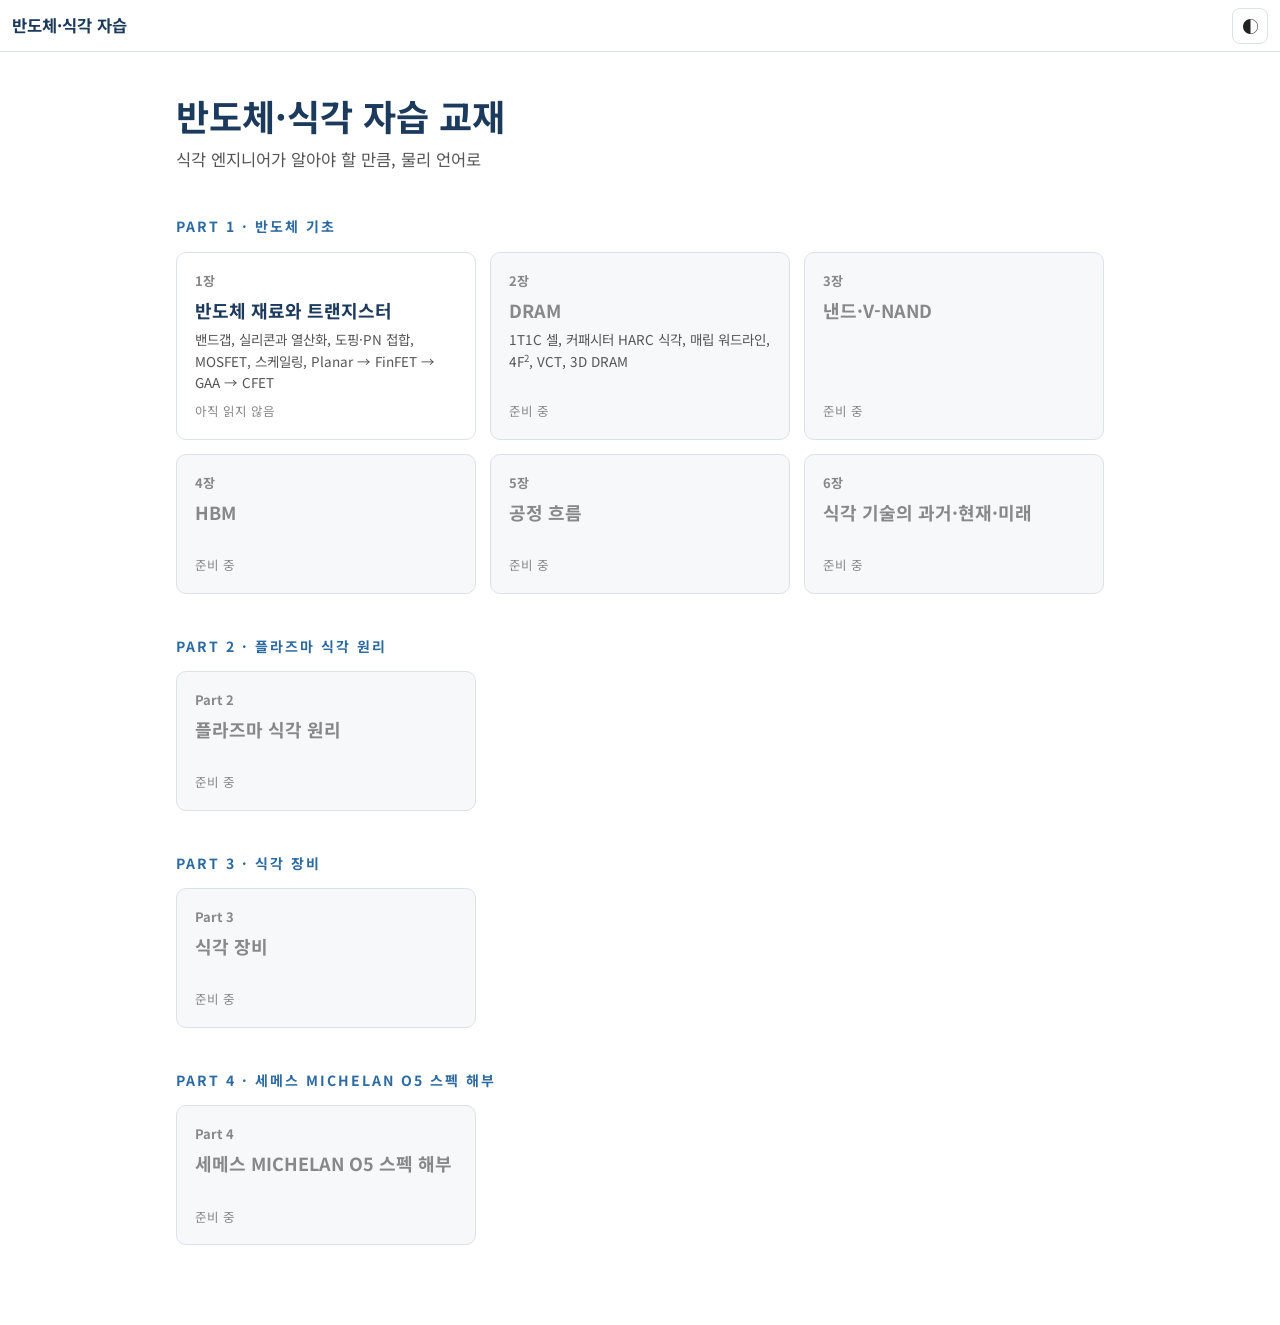
<file: site/index.html>
<!DOCTYPE html>
<html lang="ko">
<head>
<meta charset="utf-8">
<meta name="viewport" content="width=device-width, initial-scale=1">
<link rel="icon" href="data:,">
<title>반도체·식각 자습 교재</title>
<script>try{var t=localStorage.getItem('theme');if(t)document.documentElement.dataset.theme=t;}catch(e){}</script>
<link rel="preconnect" href="https://fonts.googleapis.com">
<link rel="preconnect" href="https://fonts.gstatic.com" crossorigin>
<link rel="stylesheet" href="https://fonts.googleapis.com/css2?family=Noto+Sans+KR:wght@400;500;700&display=swap">
<link rel="stylesheet" href="assets/style.css">
</head>
<body class="home-page">

<header class="topbar">
  <a class="brand" href="index.html">반도체·식각 자습</a>
  <span class="topbar-title"></span>
  <button class="icon-btn" id="theme-toggle" aria-label="다크 모드 전환">◐</button>
</header>

<main class="home">
  <div class="home-head">
    <h1>반도체·식각 자습 교재</h1>
    <p>식각 엔지니어가 알아야 할 만큼, 물리 언어로</p>
  </div>
  <div id="chapter-cards"></div>
</main>

<script src="assets/chapters.js"></script>
<script src="assets/app.js"></script>
</body>
</html>
</file>
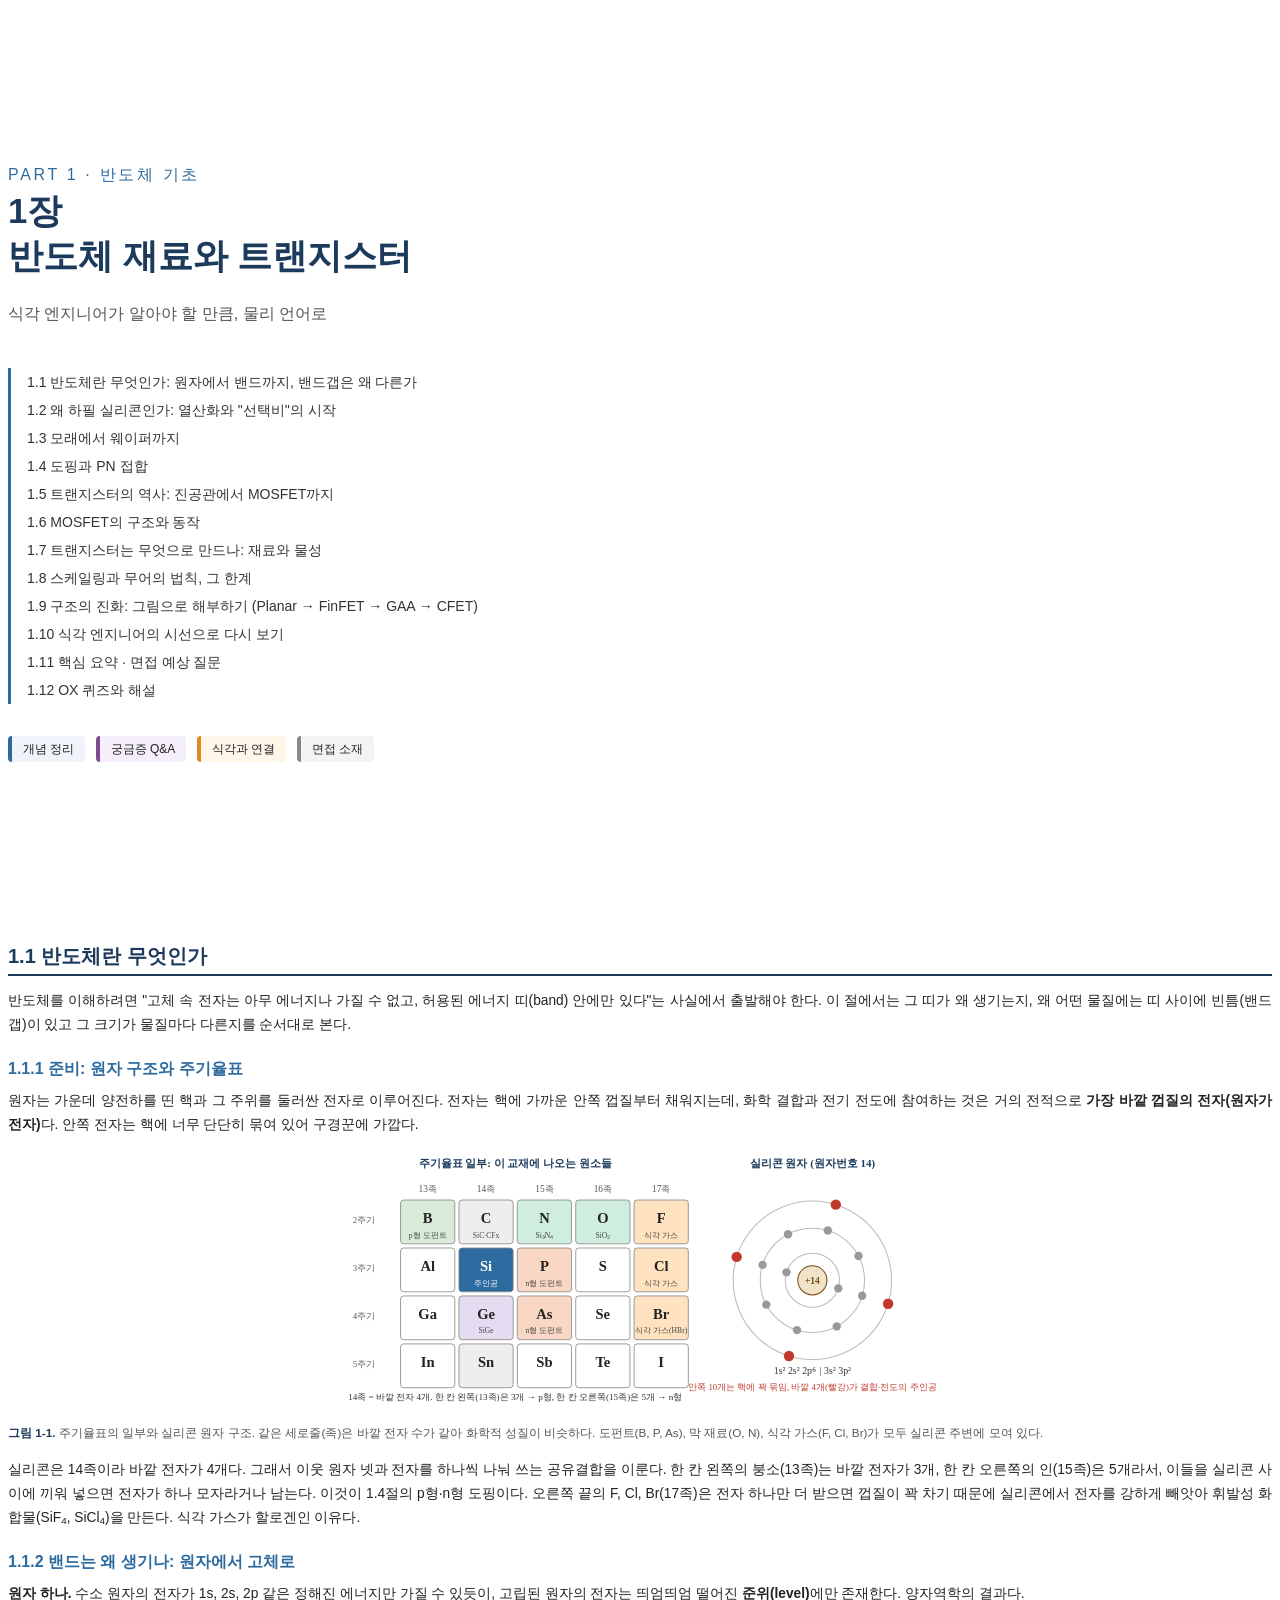
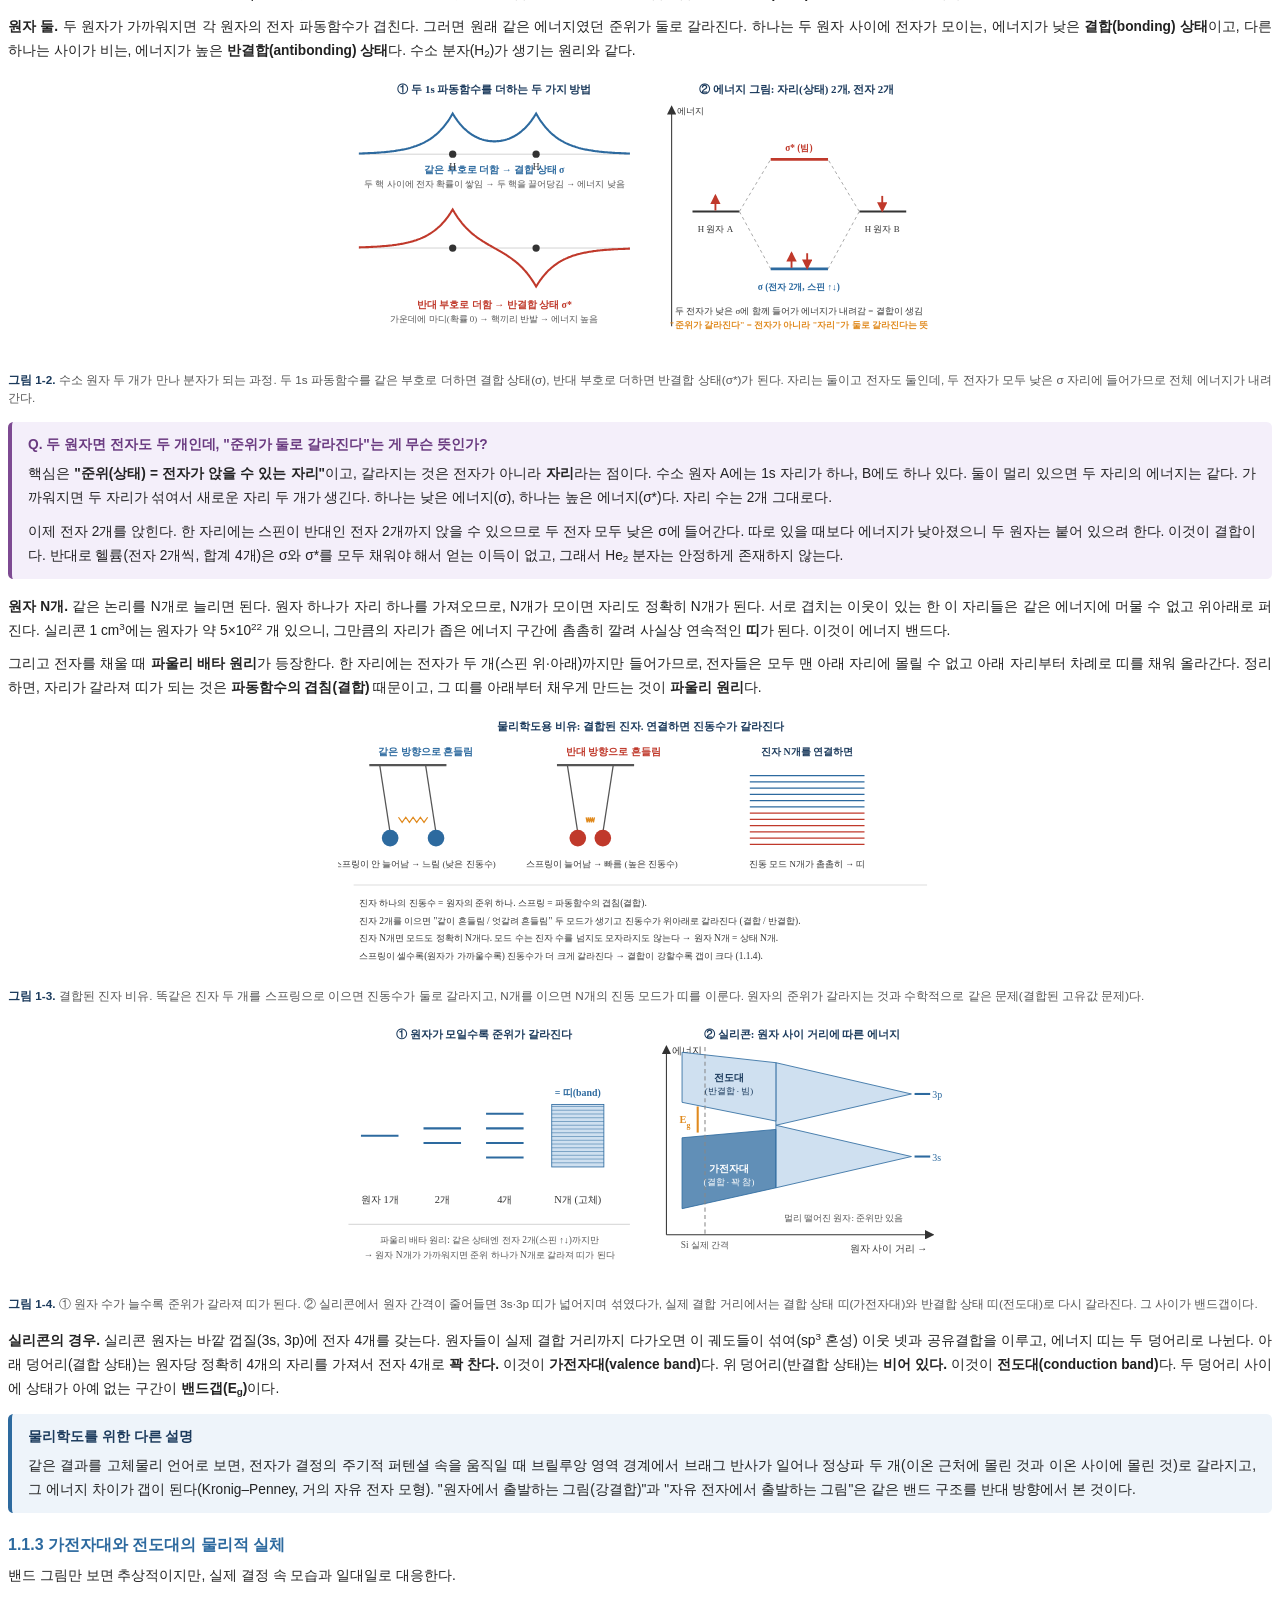
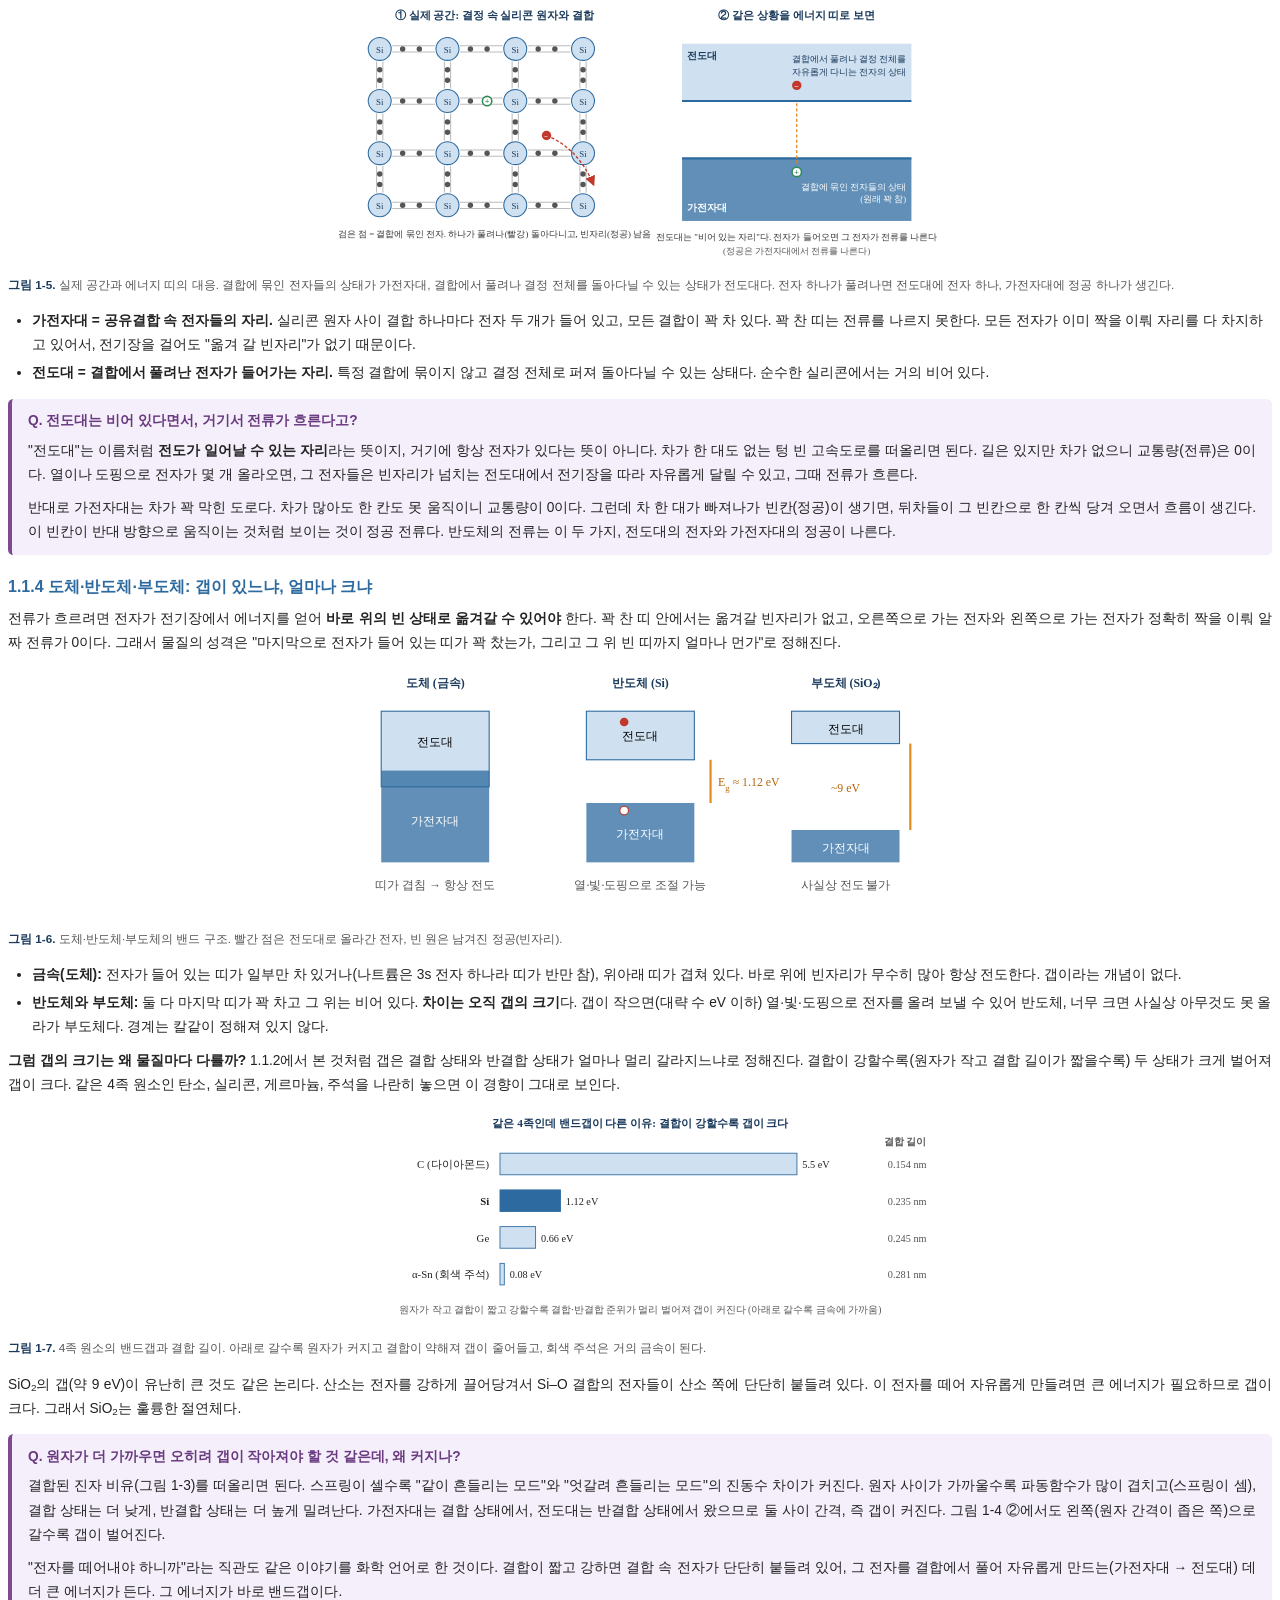
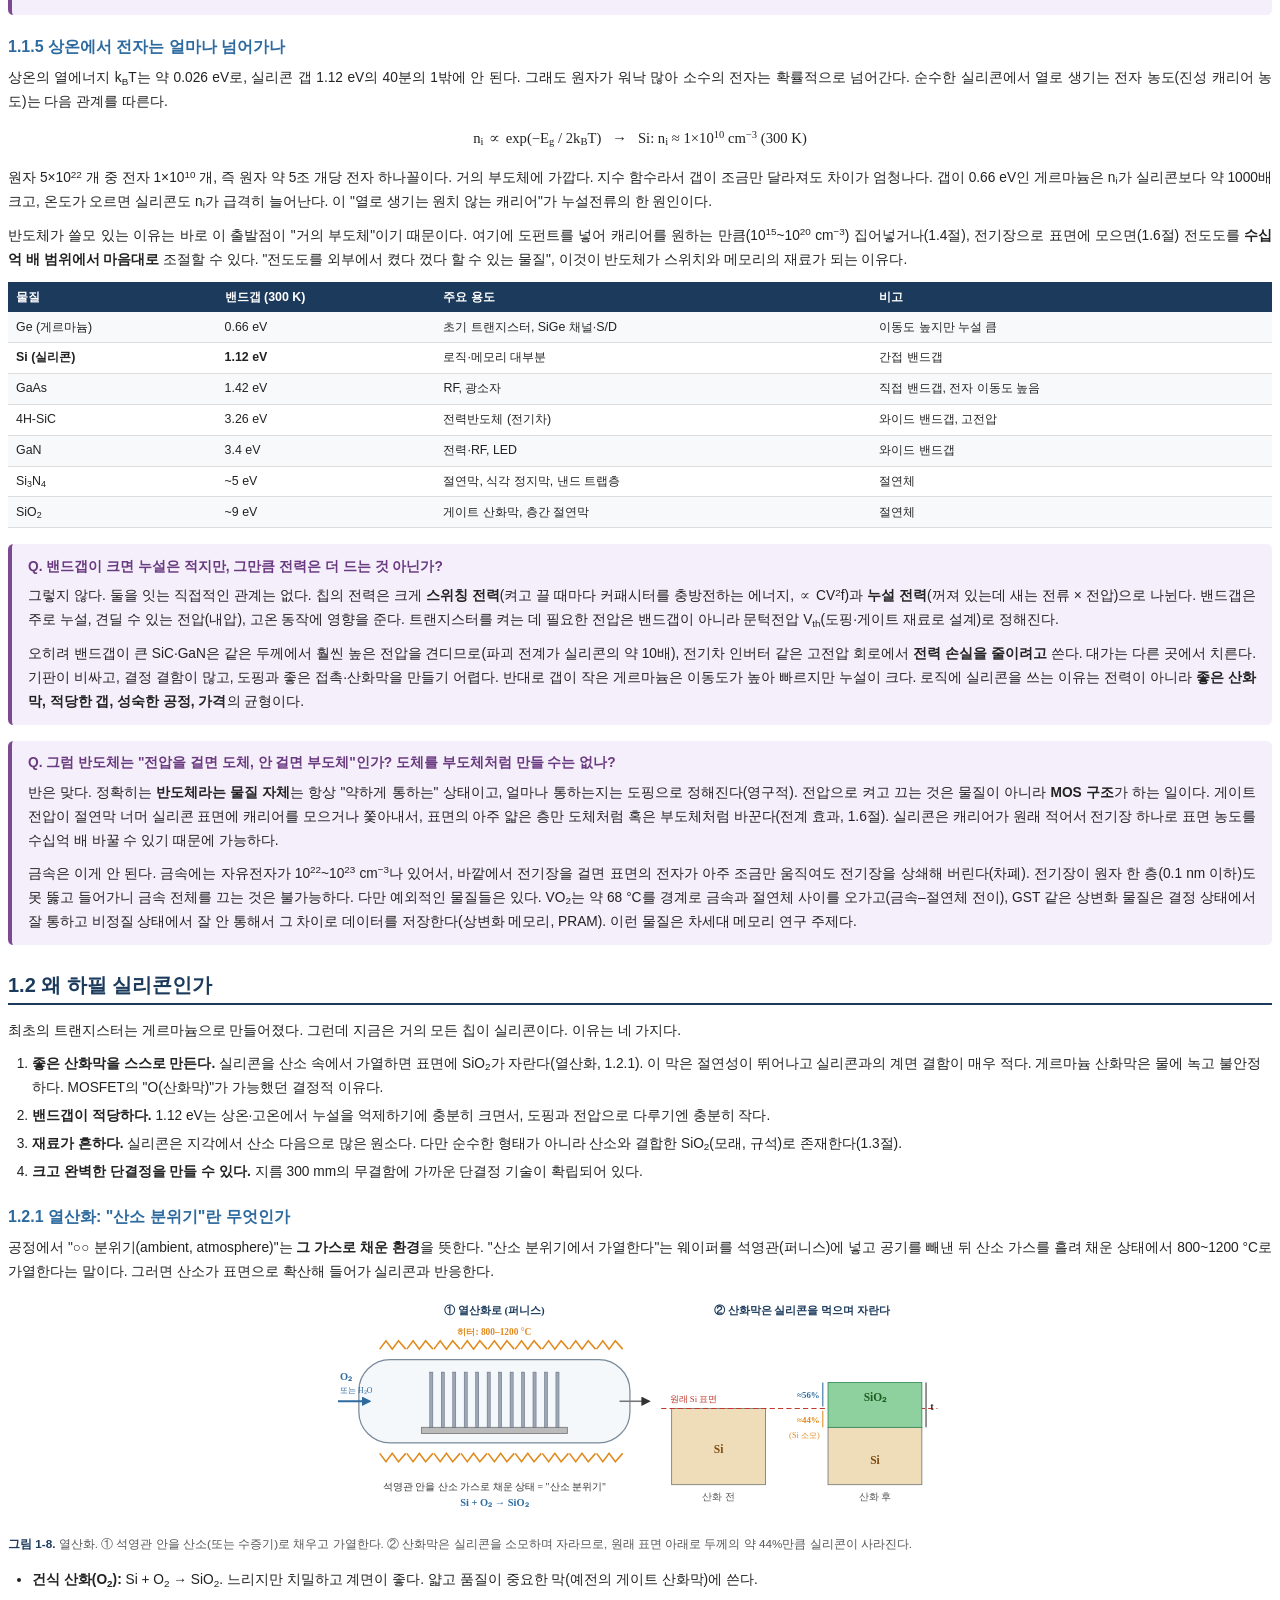
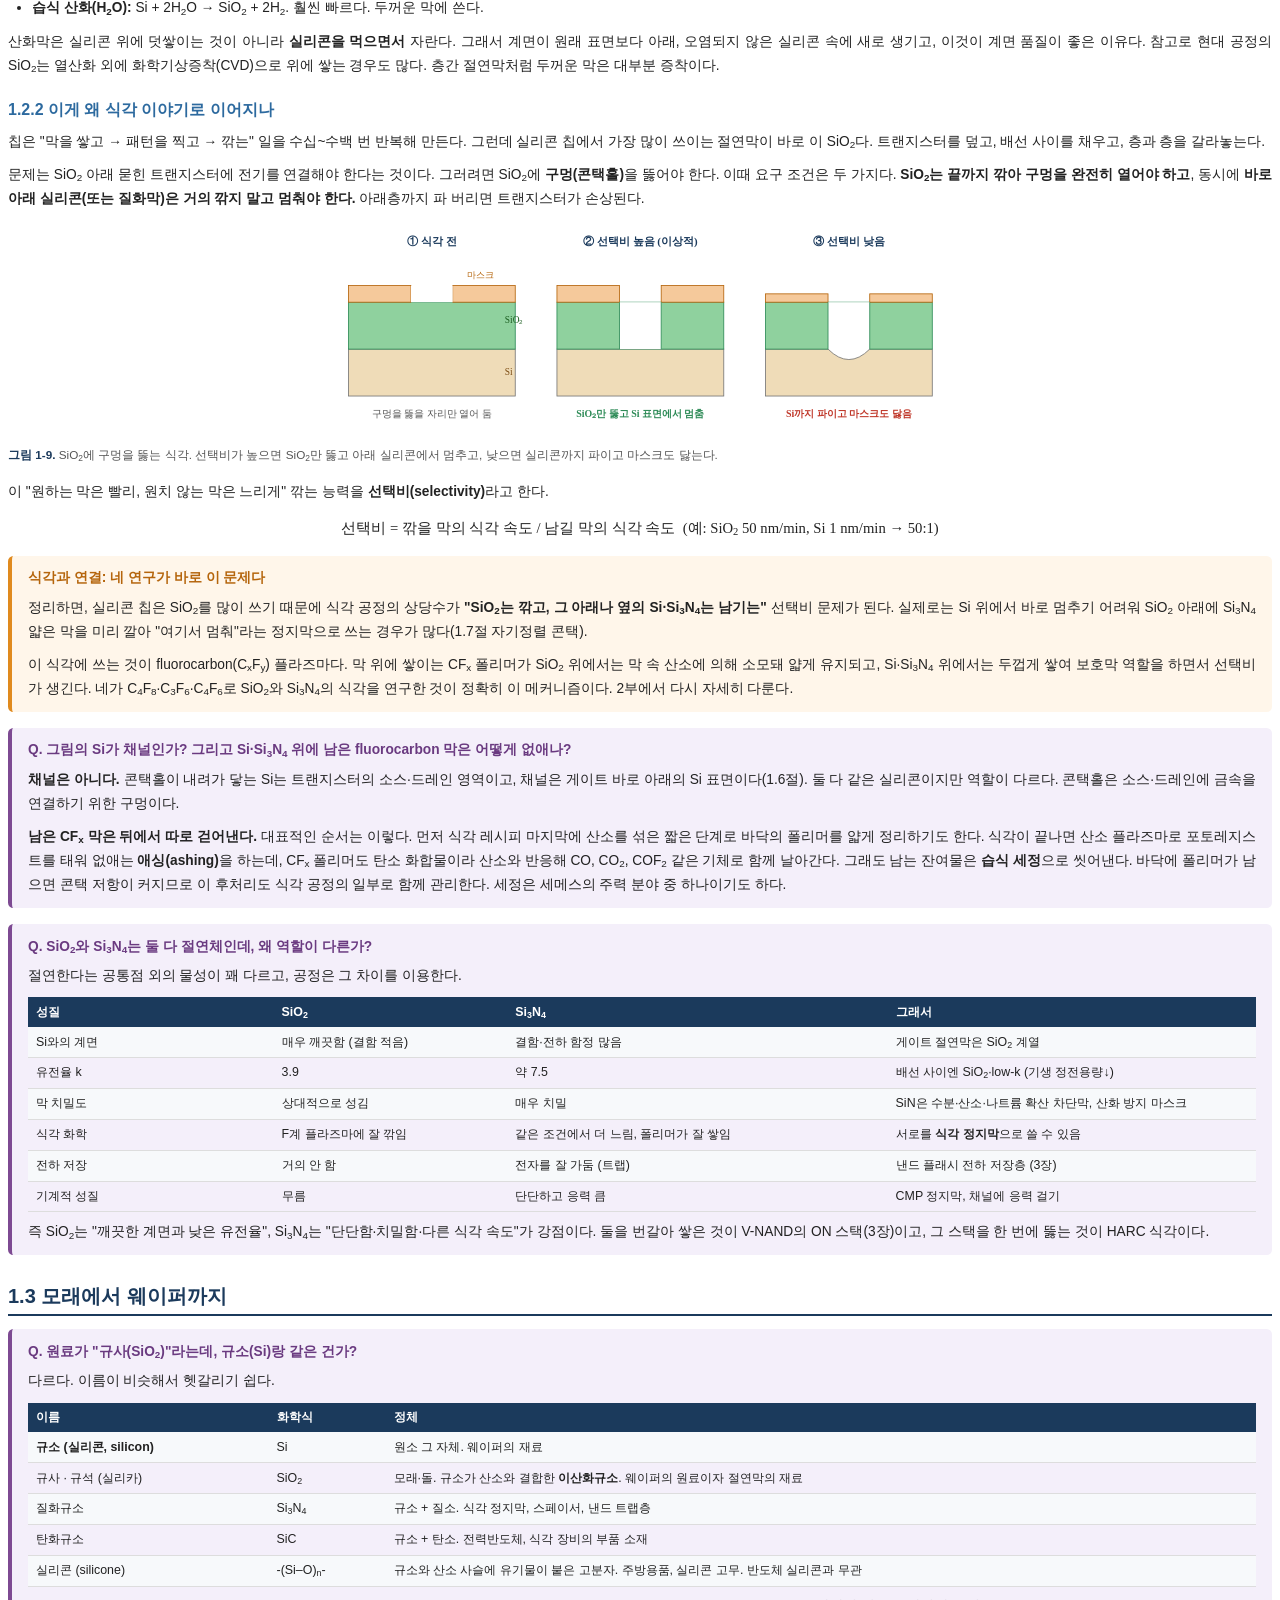
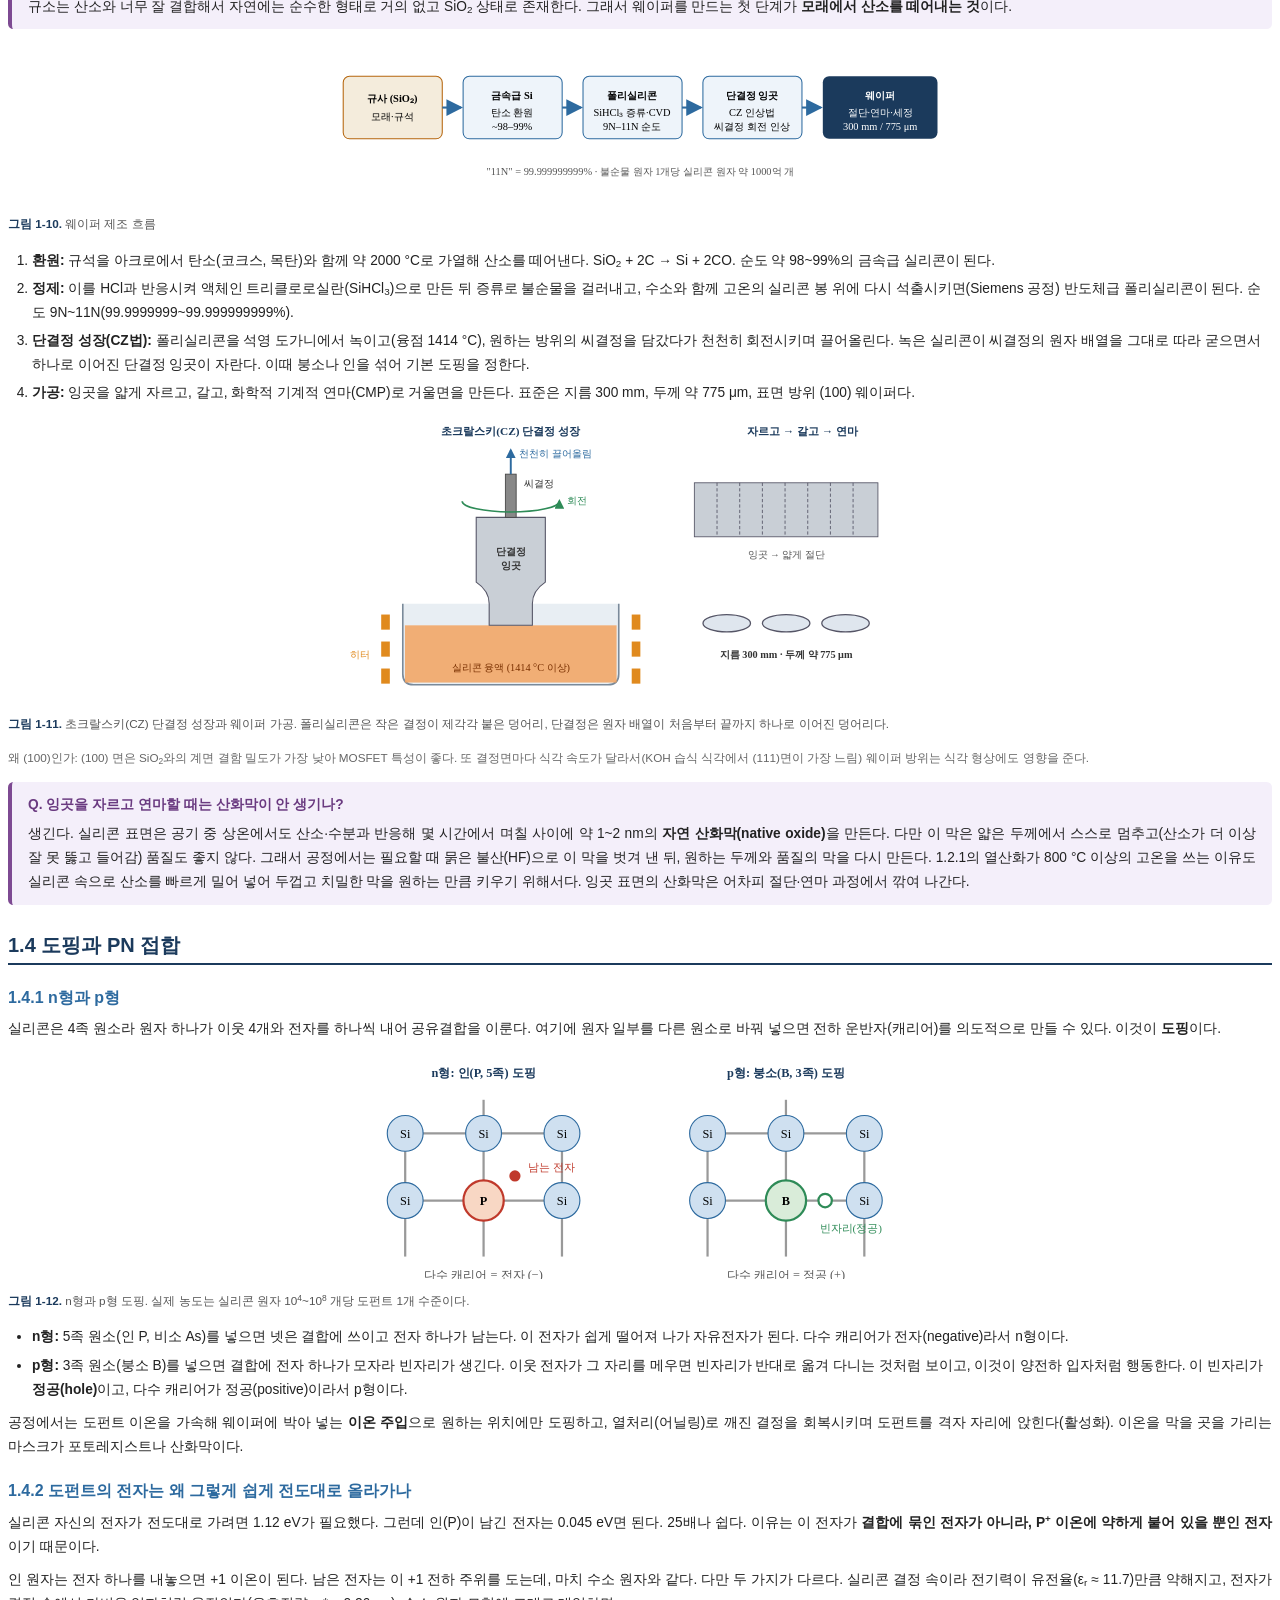
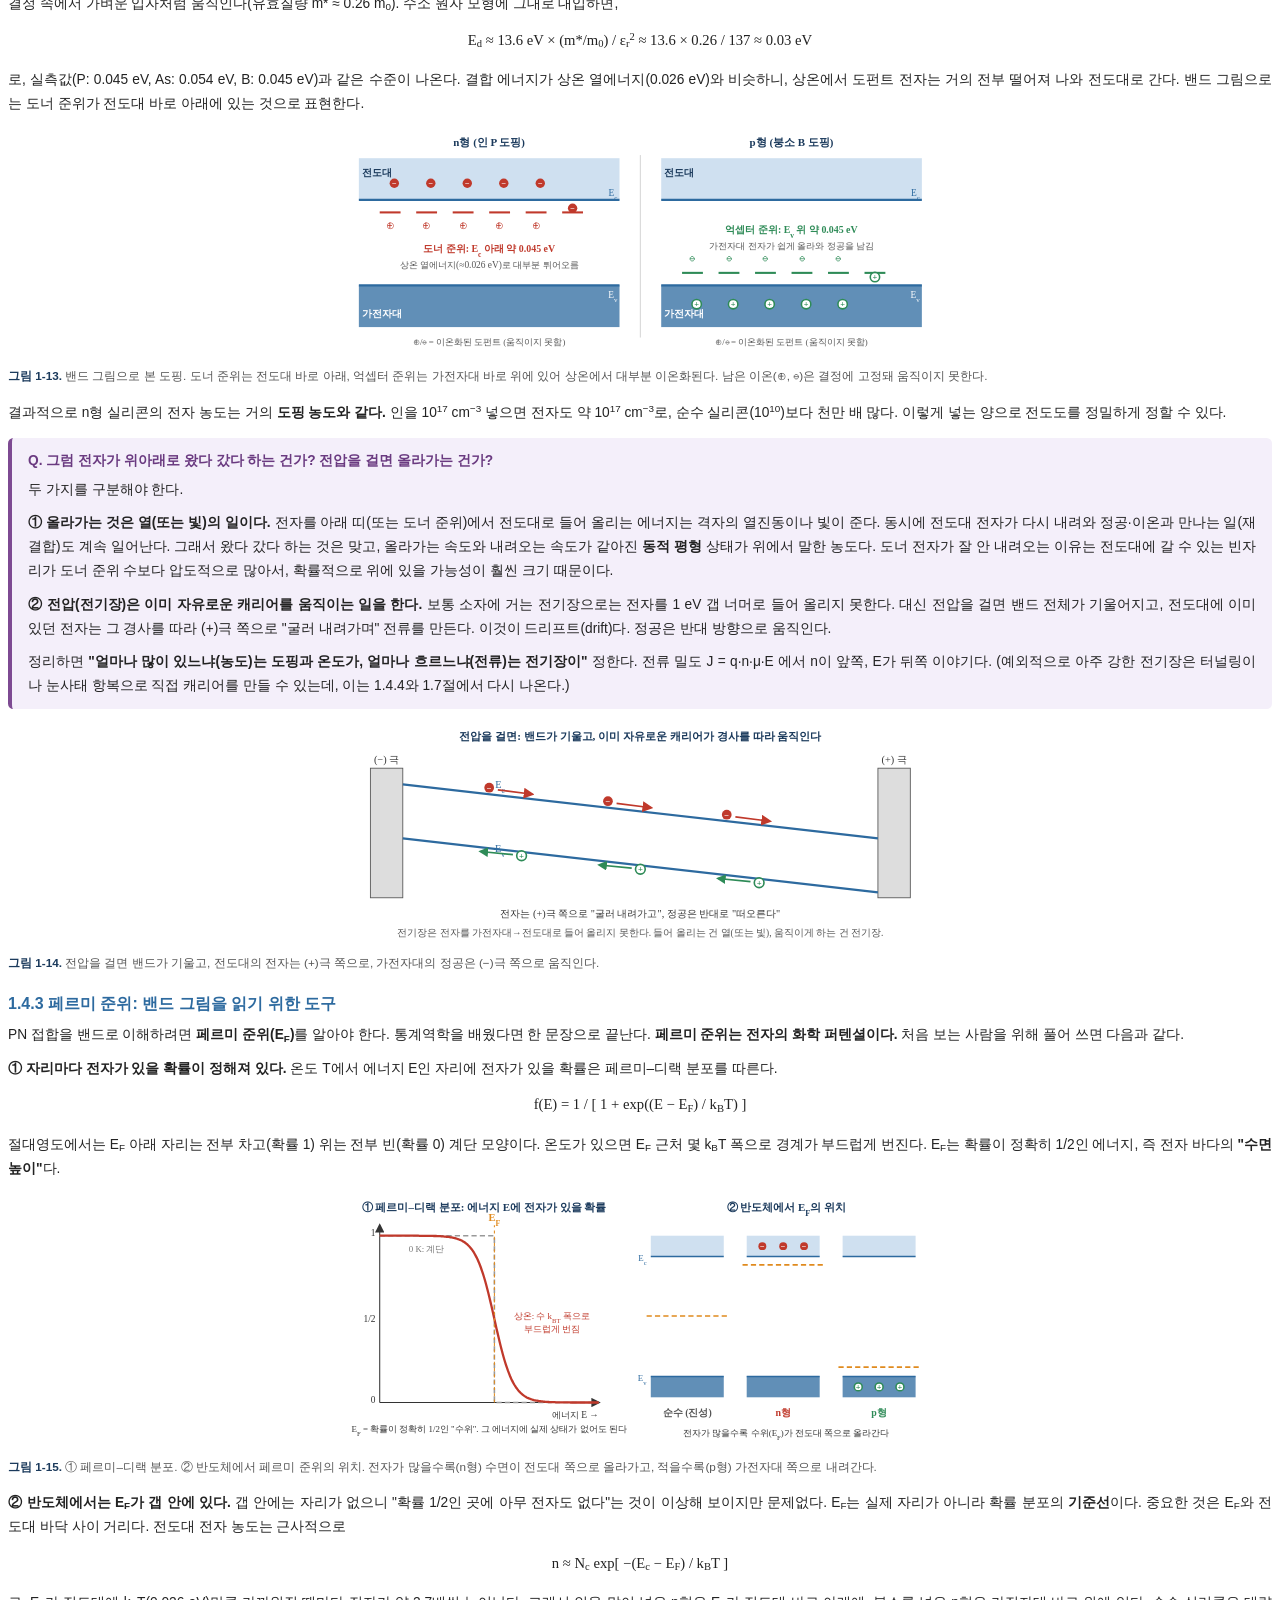
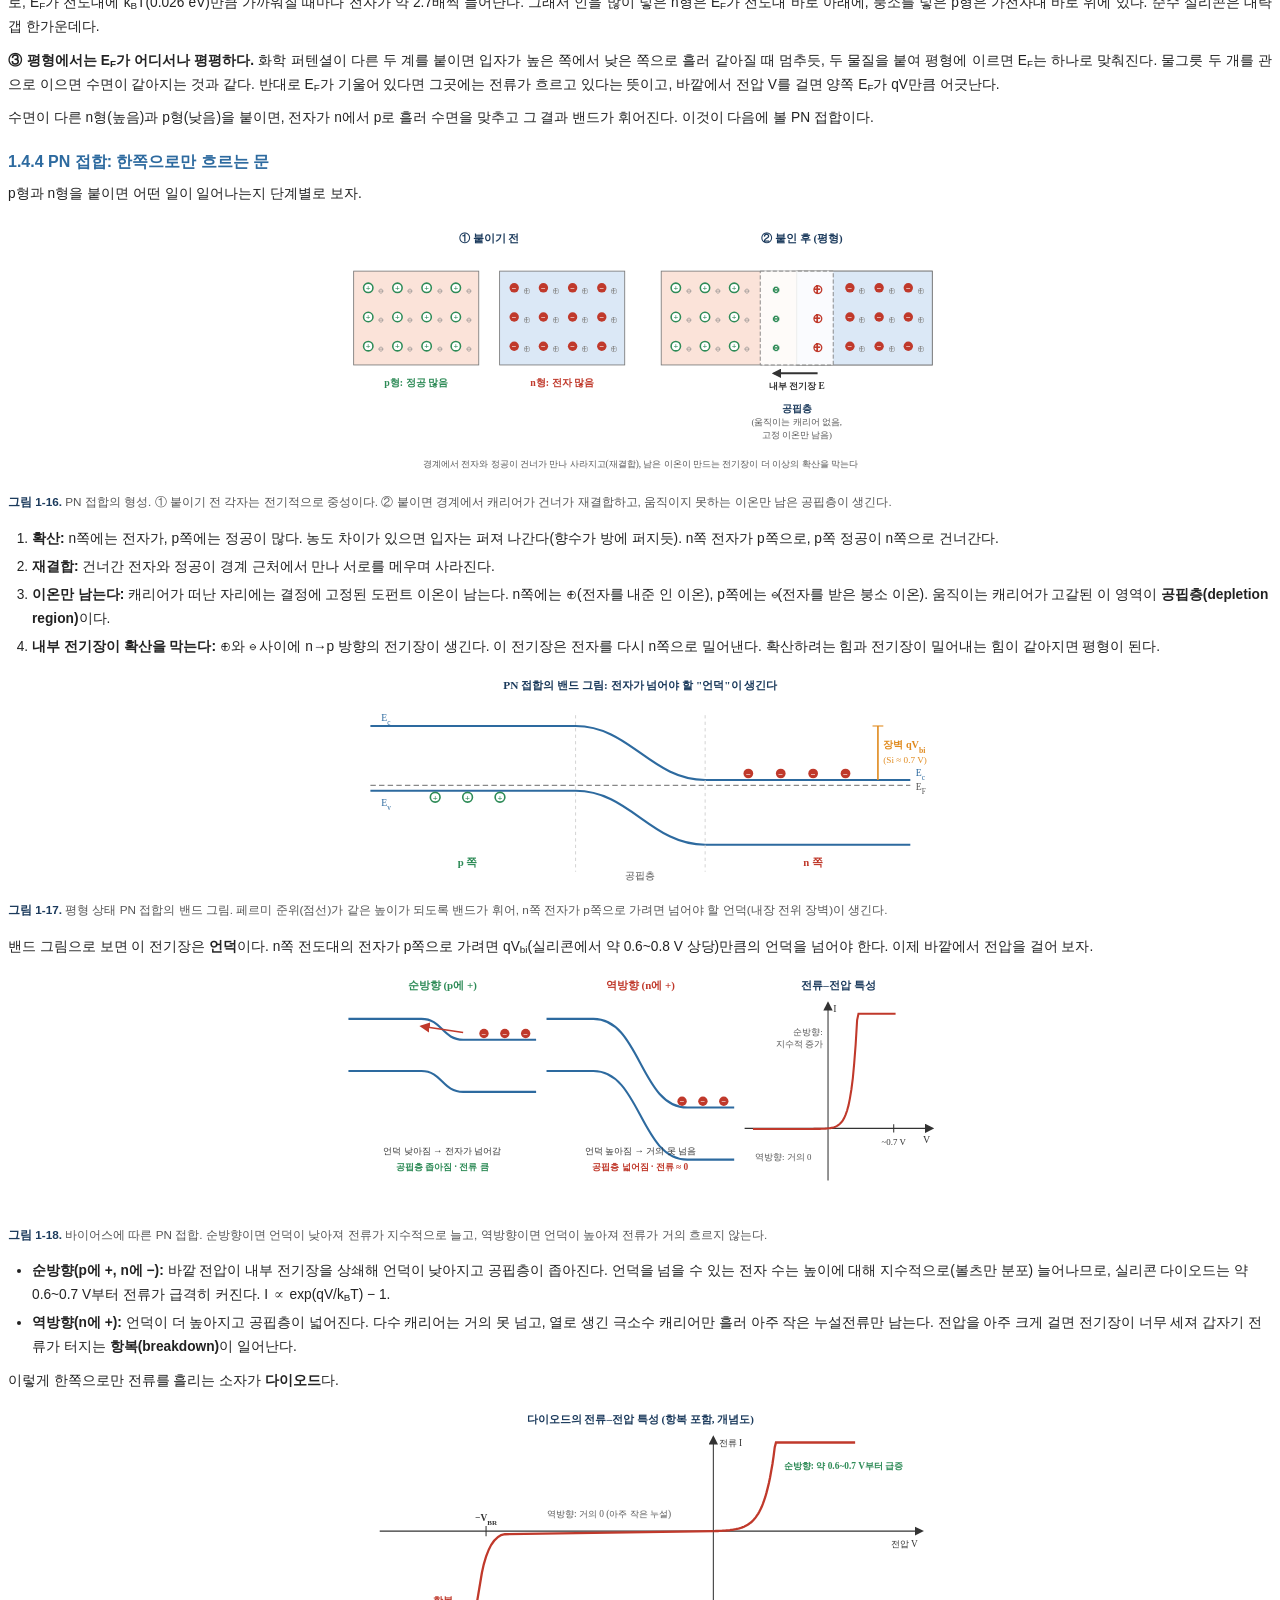
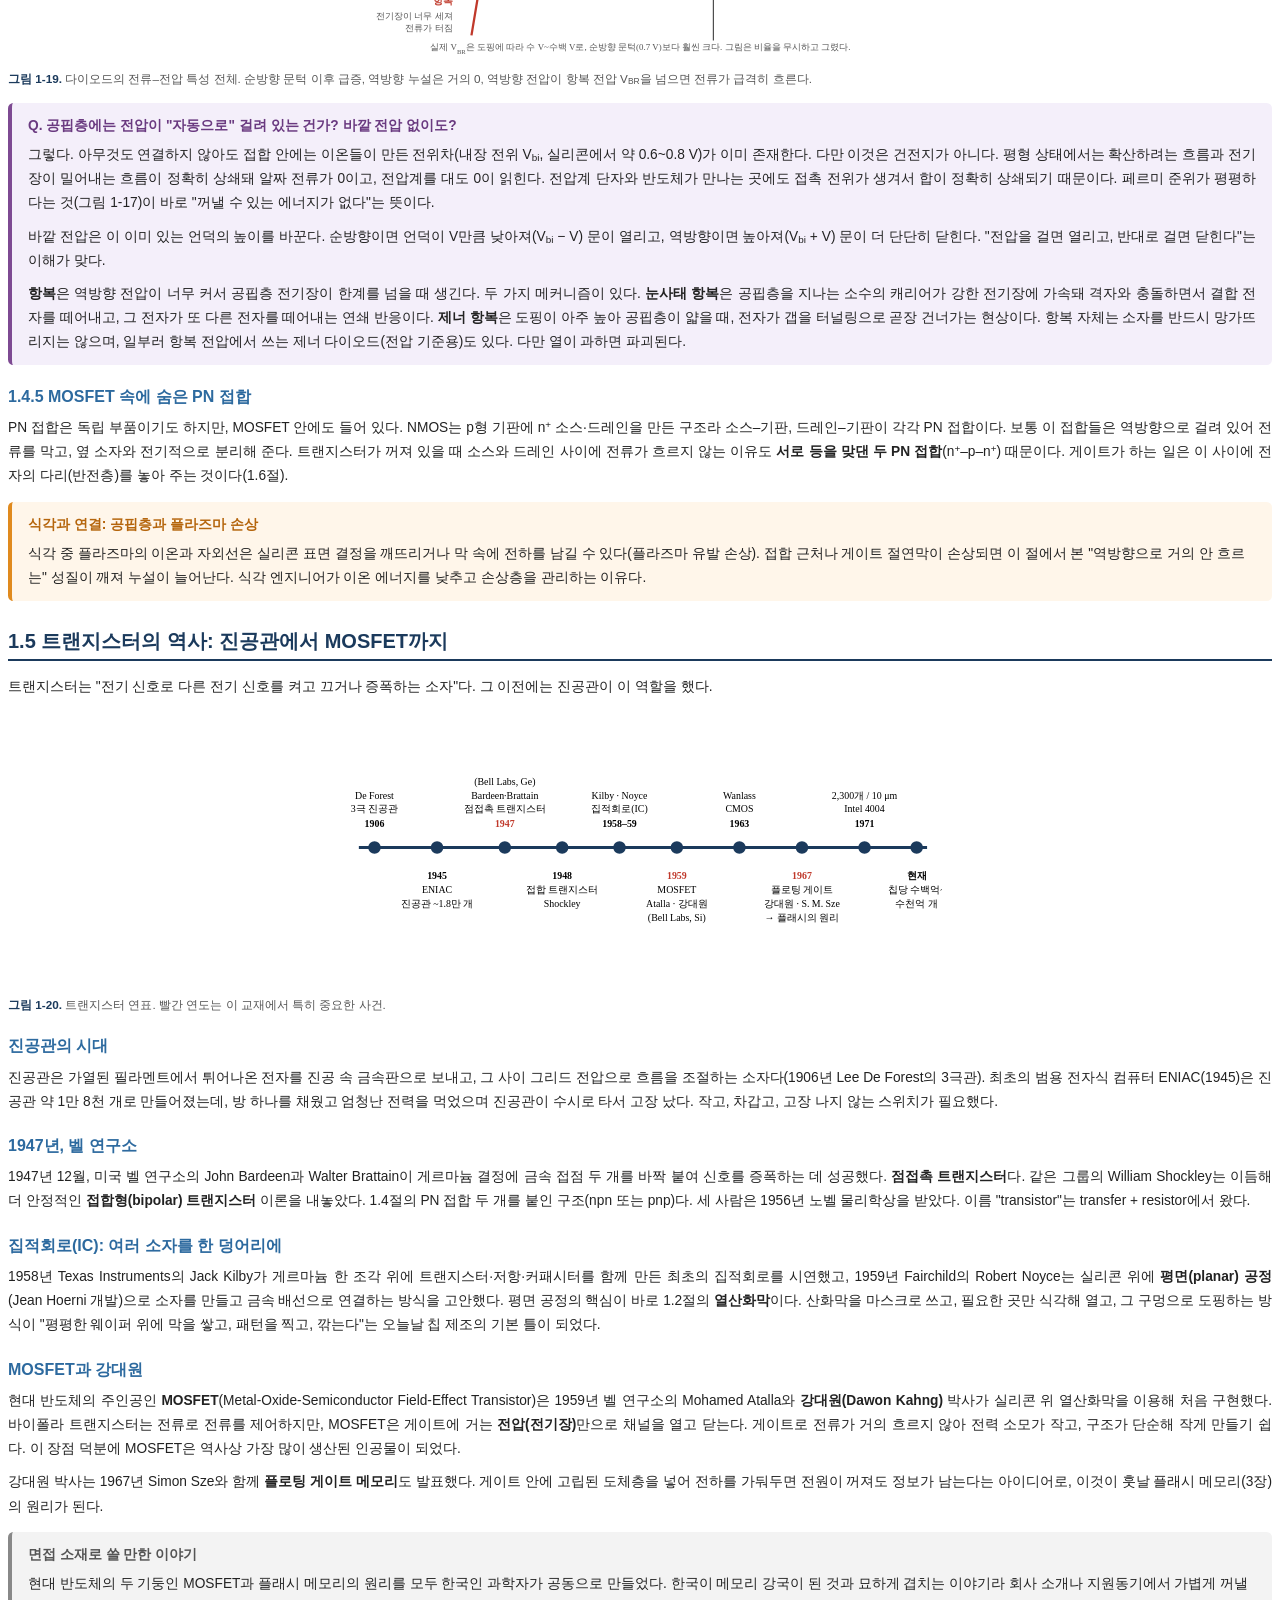
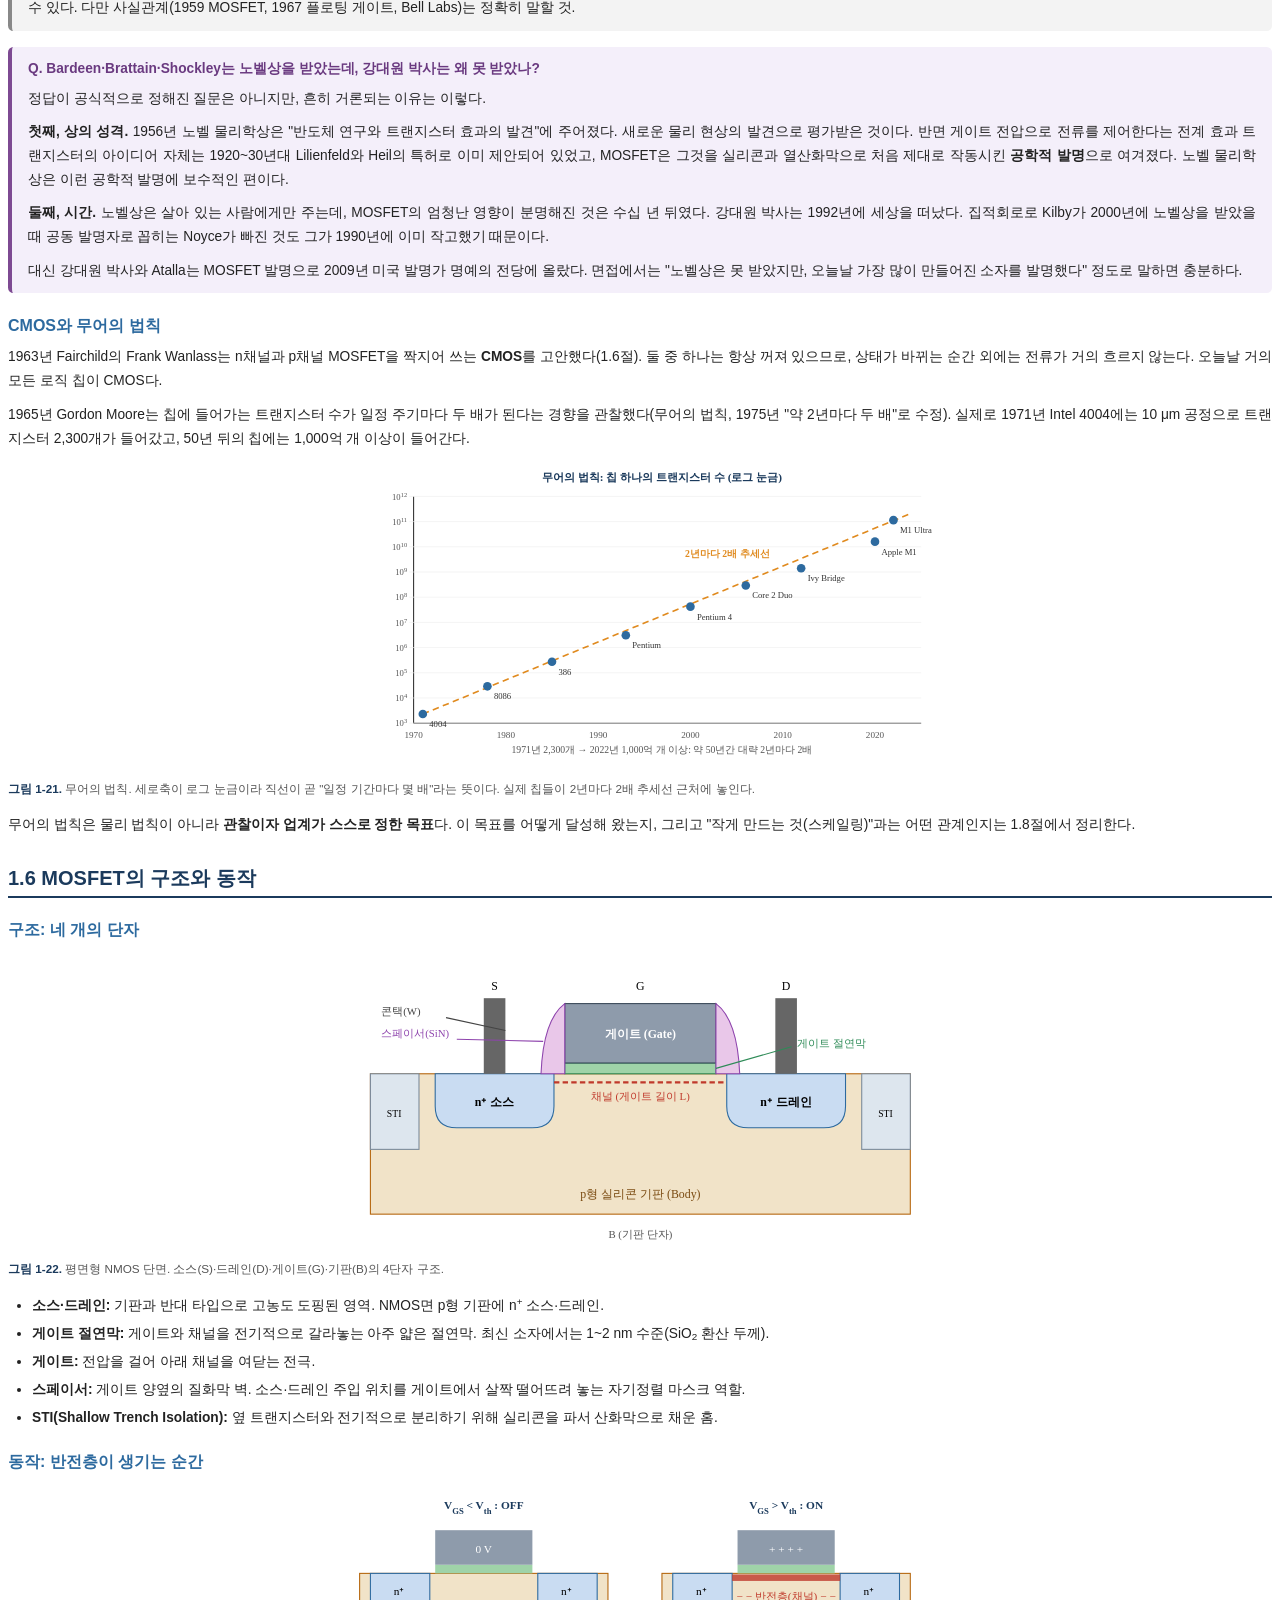
<file: textbook_source/ch1/ch1_full_reference.html>
<!DOCTYPE html><html lang="ko"><head><meta charset="utf-8"><link rel="stylesheet" href="style.css"></head><body>

<div class="cover">
  <div class="part">PART 1 · 반도체 기초</div>
  <h1>1장<br>반도체 재료와 트랜지스터</h1>
  <div class="sub">식각 엔지니어가 알아야 할 만큼, 물리 언어로</div>
  <div class="toc">
    1.1 반도체란 무엇인가: 원자에서 밴드까지, 밴드갭은 왜 다른가<br>
    1.2 왜 하필 실리콘인가: 열산화와 "선택비"의 시작<br>
    1.3 모래에서 웨이퍼까지<br>
    1.4 도핑과 PN 접합<br>
    1.5 트랜지스터의 역사: 진공관에서 MOSFET까지<br>
    1.6 MOSFET의 구조와 동작<br>
    1.7 트랜지스터는 무엇으로 만드나: 재료와 물성<br>
    1.8 스케일링과 무어의 법칙, 그 한계<br>
    1.9 구조의 진화: 그림으로 해부하기 (Planar → FinFET → GAA → CFET)<br>
    1.10 식각 엔지니어의 시선으로 다시 보기<br>
    1.11 핵심 요약 · 면접 예상 질문<br>
    1.12 OX 퀴즈와 해설
  </div>
  <div class="legend">
    <span class="lg key">개념 정리</span>
    <span class="lg faq">궁금증 Q&amp;A</span>
    <span class="lg etch">식각과 연결</span>
    <span class="lg story">면접 소재</span>
  </div>
</div>

<h2 class="pb">1.1 반도체란 무엇인가</h2>
<p>반도체를 이해하려면 "고체 속 전자는 아무 에너지나 가질 수 없고, 허용된 에너지 띠(band) 안에만 있다"는 사실에서 출발해야 한다. 이 절에서는 그 띠가 왜 생기는지, 왜 어떤 물질에는 띠 사이에 빈틈(밴드갭)이 있고 그 크기가 물질마다 다른지를 순서대로 본다.</p>

<h3>1.1.1 준비: 원자 구조와 주기율표</h3>
<p>원자는 가운데 양전하를 띤 핵과 그 주위를 둘러싼 전자로 이루어진다. 전자는 핵에 가까운 안쪽 껍질부터 채워지는데, 화학 결합과 전기 전도에 참여하는 것은 거의 전적으로 <b>가장 바깥 껍질의 전자(원자가 전자)</b>다. 안쪽 전자는 핵에 너무 단단히 묶여 있어 구경꾼에 가깝다.</p>
<figure><svg width="580" height="250" viewBox="0 0 580 250" xmlns="http://www.w3.org/2000/svg" font-family="Noto Sans CJK KR" font-size="11"><defs><marker id="ah" markerUnits="userSpaceOnUse" markerWidth="10" markerHeight="10" refX="8" refY="5" orient="auto"><path d="M0,0 L10,5 L0,10 z" fill="#c0392b"/></marker><marker id="ahb" markerUnits="userSpaceOnUse" markerWidth="9" markerHeight="9" refX="7" refY="4.5" orient="auto"><path d="M0,0 L9,4.5 L0,9 z" fill="#2d6a9f"/></marker><marker id="ahk" markerUnits="userSpaceOnUse" markerWidth="9" markerHeight="9" refX="7" refY="4.5" orient="auto"><path d="M0,0 L9,4.5 L0,9 z" fill="#333"/></marker><marker id="ahg" markerUnits="userSpaceOnUse" markerWidth="9" markerHeight="9" refX="7" refY="4.5" orient="auto"><path d="M0,0 L9,4.5 L0,9 z" fill="#2e8b57"/></marker><marker id="aho" markerUnits="userSpaceOnUse" markerWidth="9" markerHeight="9" refX="7" refY="4.5" orient="auto"><path d="M0,0 L9,4.5 L0,9 z" fill="#e08a1e"/></marker></defs><text x="170" y="16" text-anchor="middle" fill="#1b3a5c" font-size="10.5" font-weight="bold">주기율표 일부: 이 교재에 나오는 원소들</text><text x="86" y="40" text-anchor="middle" fill="#555" font-size="9">13족</text><text x="142" y="40" text-anchor="middle" fill="#555" font-size="9">14족</text><text x="198" y="40" text-anchor="middle" fill="#555" font-size="9">15족</text><text x="254" y="40" text-anchor="middle" fill="#555" font-size="9">16족</text><text x="310" y="40" text-anchor="middle" fill="#555" font-size="9">17족</text><text x="25" y="70" text-anchor="middle" fill="#555" font-size="8.5">2주기</text><rect x="60" y="48" width="52" height="42" rx="3" fill="#d9ecd9" fill-opacity="1" stroke="#888" stroke-width="0.8"/><text x="86" y="70" text-anchor="middle" fill="#222" font-size="14" font-weight="bold">B</text><text x="86" y="84" text-anchor="middle" fill="#444" font-size="7.3">p형 도펀트</text><rect x="116" y="48" width="52" height="42" rx="3" fill="#eee" fill-opacity="1" stroke="#888" stroke-width="0.8"/><text x="142" y="70" text-anchor="middle" fill="#222" font-size="14" font-weight="bold">C</text><text x="142" y="84" text-anchor="middle" fill="#444" font-size="7.3">SiC·CFx</text><rect x="172" y="48" width="52" height="42" rx="3" fill="#cfeedd" fill-opacity="1" stroke="#888" stroke-width="0.8"/><text x="198" y="70" text-anchor="middle" fill="#222" font-size="14" font-weight="bold">N</text><text x="198" y="84" text-anchor="middle" fill="#444" font-size="7.3">Si₃N₄</text><rect x="228" y="48" width="52" height="42" rx="3" fill="#cfeedd" fill-opacity="1" stroke="#888" stroke-width="0.8"/><text x="254" y="70" text-anchor="middle" fill="#222" font-size="14" font-weight="bold">O</text><text x="254" y="84" text-anchor="middle" fill="#444" font-size="7.3">SiO₂</text><rect x="284" y="48" width="52" height="42" rx="3" fill="#ffe2bf" fill-opacity="1" stroke="#888" stroke-width="0.8"/><text x="310" y="70" text-anchor="middle" fill="#222" font-size="14" font-weight="bold">F</text><text x="310" y="84" text-anchor="middle" fill="#444" font-size="7.3">식각 가스</text><text x="25" y="116" text-anchor="middle" fill="#555" font-size="8.5">3주기</text><rect x="60" y="94" width="52" height="42" rx="3" fill="white" fill-opacity="1" stroke="#888" stroke-width="0.8"/><text x="86" y="116" text-anchor="middle" fill="#222" font-size="14" font-weight="bold">Al</text><rect x="116" y="94" width="52" height="42" rx="3" fill="#2d6a9f" fill-opacity="1" stroke="#888" stroke-width="0.8"/><text x="142" y="116" text-anchor="middle" fill="white" font-size="14" font-weight="bold">Si</text><text x="142" y="130" text-anchor="middle" fill="white" font-size="7.3">주인공</text><rect x="172" y="94" width="52" height="42" rx="3" fill="#f8d7c4" fill-opacity="1" stroke="#888" stroke-width="0.8"/><text x="198" y="116" text-anchor="middle" fill="#222" font-size="14" font-weight="bold">P</text><text x="198" y="130" text-anchor="middle" fill="#444" font-size="7.3">n형 도펀트</text><rect x="228" y="94" width="52" height="42" rx="3" fill="white" fill-opacity="1" stroke="#888" stroke-width="0.8"/><text x="254" y="116" text-anchor="middle" fill="#222" font-size="14" font-weight="bold">S</text><rect x="284" y="94" width="52" height="42" rx="3" fill="#ffe2bf" fill-opacity="1" stroke="#888" stroke-width="0.8"/><text x="310" y="116" text-anchor="middle" fill="#222" font-size="14" font-weight="bold">Cl</text><text x="310" y="130" text-anchor="middle" fill="#444" font-size="7.3">식각 가스</text><text x="25" y="162" text-anchor="middle" fill="#555" font-size="8.5">4주기</text><rect x="60" y="140" width="52" height="42" rx="3" fill="white" fill-opacity="1" stroke="#888" stroke-width="0.8"/><text x="86" y="162" text-anchor="middle" fill="#222" font-size="14" font-weight="bold">Ga</text><rect x="116" y="140" width="52" height="42" rx="3" fill="#e6dcf2" fill-opacity="1" stroke="#888" stroke-width="0.8"/><text x="142" y="162" text-anchor="middle" fill="#222" font-size="14" font-weight="bold">Ge</text><text x="142" y="176" text-anchor="middle" fill="#444" font-size="7.3">SiGe</text><rect x="172" y="140" width="52" height="42" rx="3" fill="#f8d7c4" fill-opacity="1" stroke="#888" stroke-width="0.8"/><text x="198" y="162" text-anchor="middle" fill="#222" font-size="14" font-weight="bold">As</text><text x="198" y="176" text-anchor="middle" fill="#444" font-size="7.3">n형 도펀트</text><rect x="228" y="140" width="52" height="42" rx="3" fill="white" fill-opacity="1" stroke="#888" stroke-width="0.8"/><text x="254" y="162" text-anchor="middle" fill="#222" font-size="14" font-weight="bold">Se</text><rect x="284" y="140" width="52" height="42" rx="3" fill="#ffe2bf" fill-opacity="1" stroke="#888" stroke-width="0.8"/><text x="310" y="162" text-anchor="middle" fill="#222" font-size="14" font-weight="bold">Br</text><text x="310" y="176" text-anchor="middle" fill="#444" font-size="7.3">식각 가스(HBr)</text><text x="25" y="208" text-anchor="middle" fill="#555" font-size="8.5">5주기</text><rect x="60" y="186" width="52" height="42" rx="3" fill="white" fill-opacity="1" stroke="#888" stroke-width="0.8"/><text x="86" y="208" text-anchor="middle" fill="#222" font-size="14" font-weight="bold">In</text><rect x="116" y="186" width="52" height="42" rx="3" fill="#eee" fill-opacity="1" stroke="#888" stroke-width="0.8"/><text x="142" y="208" text-anchor="middle" fill="#222" font-size="14" font-weight="bold">Sn</text><rect x="172" y="186" width="52" height="42" rx="3" fill="white" fill-opacity="1" stroke="#888" stroke-width="0.8"/><text x="198" y="208" text-anchor="middle" fill="#222" font-size="14" font-weight="bold">Sb</text><rect x="228" y="186" width="52" height="42" rx="3" fill="white" fill-opacity="1" stroke="#888" stroke-width="0.8"/><text x="254" y="208" text-anchor="middle" fill="#222" font-size="14" font-weight="bold">Te</text><rect x="284" y="186" width="52" height="42" rx="3" fill="white" fill-opacity="1" stroke="#888" stroke-width="0.8"/><text x="310" y="208" text-anchor="middle" fill="#222" font-size="14" font-weight="bold">I</text><text x="170" y="240" text-anchor="middle" fill="#333" font-size="8.8">14족 = 바깥 전자 4개. 한 칸 왼쪽(13족)은 3개 → p형, 한 칸 오른쪽(15족)은 5개 → n형</text><text x="455" y="16" text-anchor="middle" fill="#1b3a5c" font-size="10.5" font-weight="bold">실리콘 원자 (원자번호 14)</text><circle cx="455" cy="125" r="26" fill="none" stroke="#bbb" stroke-width="1"/><circle cx="479.83874871726573" cy="132.68352537319484" r="4" fill="#999" stroke="none" stroke-width="1"/><circle cx="430.16125128273427" cy="117.31647462680517" r="4" fill="#999" stroke="none" stroke-width="1"/><circle cx="455" cy="125" r="50" fill="none" stroke="#bbb" stroke-width="1"/><circle cx="502.7668244562803" cy="139.77601033306698" r="4" fill="#999" stroke="none" stroke-width="1"/><circle cx="478.32802838338904" cy="169.22446259417737" r="4" fill="#999" stroke="none" stroke-width="1"/><circle cx="440.223989666933" cy="172.7668244562803" r="4" fill="#999" stroke="none" stroke-width="1"/><circle cx="410.7755374058226" cy="148.32802838338907" r="4" fill="#999" stroke="none" stroke-width="1"/><circle cx="407.2331755437197" cy="110.22398966693304" r="4" fill="#999" stroke="none" stroke-width="1"/><circle cx="431.6719716166109" cy="80.77553740582263" r="4" fill="#999" stroke="none" stroke-width="1"/><circle cx="469.77601033306695" cy="77.2331755437197" r="4" fill="#999" stroke="none" stroke-width="1"/><circle cx="499.2244625941774" cy="101.67197161661092" r="4" fill="#999" stroke="none" stroke-width="1"/><circle cx="455" cy="125" r="76" fill="none" stroke="#bbb" stroke-width="1"/><circle cx="527.6055731735461" cy="147.45953570626182" r="5" fill="#c0392b" stroke="none" stroke-width="1"/><circle cx="432.5404642937382" cy="197.60557317354605" r="5" fill="#c0392b" stroke="none" stroke-width="1"/><circle cx="382.3944268264539" cy="102.54046429373821" r="5" fill="#c0392b" stroke="none" stroke-width="1"/><circle cx="477.45953570626176" cy="52.39442682645394" r="5" fill="#c0392b" stroke="none" stroke-width="1"/><circle cx="455" cy="125" r="14" fill="#f1e3c8" stroke="#7a4a10" stroke-width="1"/><text x="455" y="129" text-anchor="middle" fill="#7a4a10" font-size="9" font-weight="bold">+14</text><text x="455" y="215" text-anchor="middle" fill="#333" font-size="9.5">1s² 2s² 2p⁶ | 3s² 3p²</text><text x="455" y="230" text-anchor="middle" fill="#c0392b" font-size="8.5">안쪽 10개는 핵에 꽉 묶임, 바깥 4개(빨강)가 결합·전도의 주인공</text></svg><figcaption><b class="fn">그림 1-1.</b> 주기율표의 일부와 실리콘 원자 구조. 같은 세로줄(족)은 바깥 전자 수가 같아 화학적 성질이 비슷하다. 도펀트(B, P, As), 막 재료(O, N), 식각 가스(F, Cl, Br)가 모두 실리콘 주변에 모여 있다.</figcaption></figure>
<p>실리콘은 14족이라 바깥 전자가 4개다. 그래서 이웃 원자 넷과 전자를 하나씩 나눠 쓰는 공유결합을 이룬다. 한 칸 왼쪽의 붕소(13족)는 바깥 전자가 3개, 한 칸 오른쪽의 인(15족)은 5개라서, 이들을 실리콘 사이에 끼워 넣으면 전자가 하나 모자라거나 남는다. 이것이 1.4절의 p형·n형 도핑이다. 오른쪽 끝의 F, Cl, Br(17족)은 전자 하나만 더 받으면 껍질이 꽉 차기 때문에 실리콘에서 전자를 강하게 빼앗아 휘발성 화합물(SiF<sub>4</sub>, SiCl<sub>4</sub>)을 만든다. 식각 가스가 할로겐인 이유다.</p>

<h3>1.1.2 밴드는 왜 생기나: 원자에서 고체로</h3>
<p><b>원자 하나.</b> 수소 원자의 전자가 1s, 2s, 2p 같은 정해진 에너지만 가질 수 있듯이, 고립된 원자의 전자는 띄엄띄엄 떨어진 <b>준위(level)</b>에만 존재한다. 양자역학의 결과다.</p>
<p><b>원자 둘.</b> 두 원자가 가까워지면 각 원자의 전자 파동함수가 겹친다. 그러면 원래 같은 에너지였던 준위가 둘로 갈라진다. 하나는 두 원자 사이에 전자가 모이는, 에너지가 낮은 <b>결합(bonding) 상태</b>이고, 다른 하나는 사이가 비는, 에너지가 높은 <b>반결합(antibonding) 상태</b>다. 수소 분자(H<sub>2</sub>)가 생기는 원리와 같다.</p>
<figure><svg width="580" height="270" viewBox="0 0 580 270" xmlns="http://www.w3.org/2000/svg" font-family="Noto Sans CJK KR" font-size="11"><defs><marker id="ah" markerUnits="userSpaceOnUse" markerWidth="10" markerHeight="10" refX="8" refY="5" orient="auto"><path d="M0,0 L10,5 L0,10 z" fill="#c0392b"/></marker><marker id="ahb" markerUnits="userSpaceOnUse" markerWidth="9" markerHeight="9" refX="7" refY="4.5" orient="auto"><path d="M0,0 L9,4.5 L0,9 z" fill="#2d6a9f"/></marker><marker id="ahk" markerUnits="userSpaceOnUse" markerWidth="9" markerHeight="9" refX="7" refY="4.5" orient="auto"><path d="M0,0 L9,4.5 L0,9 z" fill="#333"/></marker><marker id="ahg" markerUnits="userSpaceOnUse" markerWidth="9" markerHeight="9" refX="7" refY="4.5" orient="auto"><path d="M0,0 L9,4.5 L0,9 z" fill="#2e8b57"/></marker><marker id="aho" markerUnits="userSpaceOnUse" markerWidth="9" markerHeight="9" refX="7" refY="4.5" orient="auto"><path d="M0,0 L9,4.5 L0,9 z" fill="#e08a1e"/></marker></defs><text x="150" y="16" text-anchor="middle" fill="#1b3a5c" font-size="10.5" font-weight="bold">① 두 1s 파동함수를 더하는 두 가지 방법</text><line x1="20" y1="75" x2="280" y2="75" stroke="#ccc" stroke-width="0.8"/><circle cx="110" cy="75" r="3.5" fill="#333" stroke="none" stroke-width="1"/><circle cx="190" cy="75" r="3.5" fill="#333" stroke="none" stroke-width="1"/><path d="M20,74.3 L21,74.3 L22,74.3 L23,74.3 L24,74.2 L25,74.2 L26,74.1 L27,74.1 L28,74.1 L29,74.0 L30,74.0 L31,73.9 L32,73.9 L33,73.8 L34,73.8 L35,73.7 L36,73.7 L37,73.6 L38,73.5 L39,73.5 L40,73.4 L41,73.3 L42,73.2 L43,73.1 L44,73.1 L45,73.0 L46,72.9 L47,72.8 L48,72.7 L49,72.6 L50,72.4 L51,72.3 L52,72.2 L53,72.1 L54,71.9 L55,71.8 L56,71.6 L57,71.5 L58,71.3 L59,71.2 L60,71.0 L61,70.8 L62,70.6 L63,70.4 L64,70.2 L65,70.0 L66,69.7 L67,69.5 L68,69.2 L69,69.0 L70,68.7 L71,68.4 L72,68.1 L73,67.7 L74,67.4 L75,67.1 L76,66.7 L77,66.3 L78,65.9 L79,65.5 L80,65.0 L81,64.6 L82,64.1 L83,63.6 L84,63.0 L85,62.5 L86,61.9 L87,61.3 L88,60.7 L89,60.0 L90,59.3 L91,58.6 L92,57.8 L93,57.0 L94,56.2 L95,55.3 L96,54.4 L97,53.4 L98,52.4 L99,51.3 L100,50.2 L101,49.1 L102,47.9 L103,46.6 L104,45.3 L105,43.9 L106,42.5 L107,41.0 L108,39.4 L109,37.7 L110,36.0 L111,37.6 L112,39.2 L113,40.7 L114,42.1 L115,43.5 L116,44.8 L117,46.0 L118,47.1 L119,48.3 L120,49.3 L121,50.3 L122,51.2 L123,52.1 L124,53.0 L125,53.8 L126,54.6 L127,55.3 L128,56.0 L129,56.6 L130,57.2 L131,57.8 L132,58.3 L133,58.8 L134,59.3 L135,59.7 L136,60.1 L137,60.4 L138,60.8 L139,61.1 L140,61.4 L141,61.6 L142,61.8 L143,62.0 L144,62.2 L145,62.3 L146,62.5 L147,62.5 L148,62.6 L149,62.7 L150,62.7 L151,62.7 L152,62.6 L153,62.5 L154,62.5 L155,62.3 L156,62.2 L157,62.0 L158,61.8 L159,61.6 L160,61.4 L161,61.1 L162,60.8 L163,60.4 L164,60.1 L165,59.7 L166,59.3 L167,58.8 L168,58.3 L169,57.8 L170,57.2 L171,56.6 L172,56.0 L173,55.3 L174,54.6 L175,53.8 L176,53.0 L177,52.1 L178,51.2 L179,50.3 L180,49.3 L181,48.3 L182,47.1 L183,46.0 L184,44.8 L185,43.5 L186,42.1 L187,40.7 L188,39.2 L189,37.6 L190,36.0 L191,37.7 L192,39.4 L193,41.0 L194,42.5 L195,43.9 L196,45.3 L197,46.6 L198,47.9 L199,49.1 L200,50.2 L201,51.3 L202,52.4 L203,53.4 L204,54.4 L205,55.3 L206,56.2 L207,57.0 L208,57.8 L209,58.6 L210,59.3 L211,60.0 L212,60.7 L213,61.3 L214,61.9 L215,62.5 L216,63.0 L217,63.6 L218,64.1 L219,64.6 L220,65.0 L221,65.5 L222,65.9 L223,66.3 L224,66.7 L225,67.1 L226,67.4 L227,67.7 L228,68.1 L229,68.4 L230,68.7 L231,69.0 L232,69.2 L233,69.5 L234,69.7 L235,70.0 L236,70.2 L237,70.4 L238,70.6 L239,70.8 L240,71.0 L241,71.2 L242,71.3 L243,71.5 L244,71.6 L245,71.8 L246,71.9 L247,72.1 L248,72.2 L249,72.3 L250,72.4 L251,72.6 L252,72.7 L253,72.8 L254,72.9 L255,73.0 L256,73.1 L257,73.1 L258,73.2 L259,73.3 L260,73.4 L261,73.5 L262,73.5 L263,73.6 L264,73.7 L265,73.7 L266,73.8 L267,73.8 L268,73.9 L269,73.9 L270,74.0 L271,74.0 L272,74.1 L273,74.1 L274,74.1 L275,74.2 L276,74.2 L277,74.3 L278,74.3 L279,74.3 L280,74.3" fill="none" fill-opacity="1" stroke="#2d6a9f" stroke-width="2"/><text x="150" y="93" text-anchor="middle" fill="#2d6a9f" font-size="9.5" font-weight="bold">같은 부호로 더함 → 결합 상태 σ</text><text x="150" y="106" text-anchor="middle" fill="#555" font-size="8.5">두 핵 사이에 전자 확률이 쌓임 → 두 핵을 끌어당김 → 에너지 낮음</text><text x="110" y="90" text-anchor="middle" fill="#333" font-size="9">H</text><text x="190" y="90" text-anchor="middle" fill="#333" font-size="9">H</text><line x1="20" y1="165" x2="280" y2="165" stroke="#ccc" stroke-width="0.8"/><circle cx="110" cy="165" r="3.5" fill="#333" stroke="none" stroke-width="1"/><circle cx="190" cy="165" r="3.5" fill="#333" stroke="none" stroke-width="1"/><path d="M20,164.4 L21,164.4 L22,164.3 L23,164.3 L24,164.3 L25,164.2 L26,164.2 L27,164.1 L28,164.1 L29,164.1 L30,164.0 L31,164.0 L32,163.9 L33,163.9 L34,163.8 L35,163.8 L36,163.7 L37,163.7 L38,163.6 L39,163.5 L40,163.5 L41,163.4 L42,163.3 L43,163.2 L44,163.2 L45,163.1 L46,163.0 L47,162.9 L48,162.8 L49,162.7 L50,162.6 L51,162.5 L52,162.4 L53,162.2 L54,162.1 L55,162.0 L56,161.8 L57,161.7 L58,161.5 L59,161.4 L60,161.2 L61,161.0 L62,160.8 L63,160.6 L64,160.4 L65,160.2 L66,160.0 L67,159.8 L68,159.5 L69,159.3 L70,159.0 L71,158.7 L72,158.4 L73,158.1 L74,157.8 L75,157.5 L76,157.1 L77,156.7 L78,156.4 L79,156.0 L80,155.5 L81,155.1 L82,154.6 L83,154.2 L84,153.7 L85,153.1 L86,152.6 L87,152.0 L88,151.4 L89,150.8 L90,150.1 L91,149.4 L92,148.7 L93,147.9 L94,147.1 L95,146.3 L96,145.4 L97,144.5 L98,143.6 L99,142.6 L100,141.5 L101,140.4 L102,139.3 L103,138.1 L104,136.8 L105,135.5 L106,134.2 L107,132.7 L108,131.2 L109,129.6 L110,128.0 L111,129.7 L112,131.4 L113,133.0 L114,134.5 L115,136.0 L116,137.4 L117,138.7 L118,140.0 L119,141.3 L120,142.5 L121,143.6 L122,144.7 L123,145.8 L124,146.8 L125,147.8 L126,148.7 L127,149.6 L128,150.5 L129,151.4 L130,152.2 L131,153.0 L132,153.7 L133,154.5 L134,155.2 L135,155.9 L136,156.6 L137,157.3 L138,157.9 L139,158.6 L140,159.2 L141,159.8 L142,160.4 L143,161.0 L144,161.6 L145,162.2 L146,162.7 L147,163.3 L148,163.9 L149,164.4 L150,165.0 L151,165.6 L152,166.1 L153,166.7 L154,167.3 L155,167.8 L156,168.4 L157,169.0 L158,169.6 L159,170.2 L160,170.8 L161,171.4 L162,172.1 L163,172.7 L164,173.4 L165,174.1 L166,174.8 L167,175.5 L168,176.3 L169,177.0 L170,177.8 L171,178.6 L172,179.5 L173,180.4 L174,181.3 L175,182.2 L176,183.2 L177,184.2 L178,185.3 L179,186.4 L180,187.5 L181,188.7 L182,190.0 L183,191.3 L184,192.6 L185,194.0 L186,195.5 L187,197.0 L188,198.6 L189,200.3 L190,202.0 L191,200.4 L192,198.8 L193,197.3 L194,195.8 L195,194.5 L196,193.2 L197,191.9 L198,190.7 L199,189.6 L200,188.5 L201,187.4 L202,186.4 L203,185.5 L204,184.6 L205,183.7 L206,182.9 L207,182.1 L208,181.3 L209,180.6 L210,179.9 L211,179.2 L212,178.6 L213,178.0 L214,177.4 L215,176.9 L216,176.3 L217,175.8 L218,175.4 L219,174.9 L220,174.5 L221,174.0 L222,173.6 L223,173.3 L224,172.9 L225,172.5 L226,172.2 L227,171.9 L228,171.6 L229,171.3 L230,171.0 L231,170.7 L232,170.5 L233,170.2 L234,170.0 L235,169.8 L236,169.6 L237,169.4 L238,169.2 L239,169.0 L240,168.8 L241,168.6 L242,168.5 L243,168.3 L244,168.2 L245,168.0 L246,167.9 L247,167.8 L248,167.6 L249,167.5 L250,167.4 L251,167.3 L252,167.2 L253,167.1 L254,167.0 L255,166.9 L256,166.8 L257,166.8 L258,166.7 L259,166.6 L260,166.5 L261,166.5 L262,166.4 L263,166.3 L264,166.3 L265,166.2 L266,166.2 L267,166.1 L268,166.1 L269,166.0 L270,166.0 L271,165.9 L272,165.9 L273,165.9 L274,165.8 L275,165.8 L276,165.7 L277,165.7 L278,165.7 L279,165.6 L280,165.6" fill="none" fill-opacity="1" stroke="#c0392b" stroke-width="2"/><text x="150" y="223" text-anchor="middle" fill="#c0392b" font-size="9.5" font-weight="bold">반대 부호로 더함 → 반결합 상태 σ*</text><text x="150" y="236" text-anchor="middle" fill="#555" font-size="8.5">가운데에 마디(확률 0) → 핵끼리 반발 → 에너지 높음</text><text x="440" y="16" text-anchor="middle" fill="#1b3a5c" font-size="10.5" font-weight="bold">② 에너지 그림: 자리(상태) 2개, 전자 2개</text><line x1="320" y1="240" x2="320" y2="30" stroke="#333" stroke-width="1" marker-end="url(#ahk)"/><text x="325" y="36" text-anchor="start" fill="#333" font-size="9">에너지</text><line x1="340" y1="130" x2="385" y2="130" stroke="#333" stroke-width="2"/><text x="362" y="150" text-anchor="middle" fill="#333" font-size="8.5">H 원자 A</text><line x1="362" y1="129" x2="362" y2="115" stroke="#c0392b" stroke-width="1.8" marker-end="url(#ah)"/><line x1="500" y1="130" x2="545" y2="130" stroke="#333" stroke-width="2"/><text x="522" y="150" text-anchor="middle" fill="#333" font-size="8.5">H 원자 B</text><line x1="522" y1="115" x2="522" y2="129" stroke="#c0392b" stroke-width="1.8" marker-end="url(#ah)"/><line x1="415" y1="80" x2="470" y2="80" stroke="#c0392b" stroke-width="2.5"/><text x="442" y="72" text-anchor="middle" fill="#c0392b" font-size="9" font-weight="bold">σ* (빔)</text><line x1="415" y1="185" x2="470" y2="185" stroke="#2d6a9f" stroke-width="2.5"/><text x="442" y="205" text-anchor="middle" fill="#2d6a9f" font-size="9" font-weight="bold">σ (전자 2개, 스핀 ↑↓)</text><line x1="435" y1="184" x2="435" y2="170" stroke="#c0392b" stroke-width="1.8" marker-end="url(#ah)"/><line x1="450" y1="170" x2="450" y2="184" stroke="#c0392b" stroke-width="1.8" marker-end="url(#ah)"/><line x1="385" y1="130" x2="415" y2="80" stroke="#999" stroke-width="0.8" stroke-dasharray="3,3"/><line x1="385" y1="130" x2="415" y2="185" stroke="#999" stroke-width="0.8" stroke-dasharray="3,3"/><line x1="500" y1="130" x2="470" y2="80" stroke="#999" stroke-width="0.8" stroke-dasharray="3,3"/><line x1="500" y1="130" x2="470" y2="185" stroke="#999" stroke-width="0.8" stroke-dasharray="3,3"/><text x="442" y="228" text-anchor="middle" fill="#333" font-size="8.5">두 전자가 낮은 σ에 함께 들어가 에너지가 내려감 = 결합이 생김</text><text x="442" y="242" text-anchor="middle" fill="#e08a1e" font-size="8.5" font-weight="bold">"준위가 갈라진다" = 전자가 아니라 "자리"가 둘로 갈라진다는 뜻</text></svg><figcaption><b class="fn">그림 1-2.</b> 수소 원자 두 개가 만나 분자가 되는 과정. 두 1s 파동함수를 같은 부호로 더하면 결합 상태(σ), 반대 부호로 더하면 반결합 상태(σ*)가 된다. 자리는 둘이고 전자도 둘인데, 두 전자가 모두 낮은 σ 자리에 들어가므로 전체 에너지가 내려간다.</figcaption></figure>
<div class="box faq"><div class="t">Q. 두 원자면 전자도 두 개인데, "준위가 둘로 갈라진다"는 게 무슨 뜻인가?</div>
<p>핵심은 <b>"준위(상태) = 전자가 앉을 수 있는 자리"</b>이고, 갈라지는 것은 전자가 아니라 <b>자리</b>라는 점이다. 수소 원자 A에는 1s 자리가 하나, B에도 하나 있다. 둘이 멀리 있으면 두 자리의 에너지는 같다. 가까워지면 두 자리가 섞여서 새로운 자리 두 개가 생긴다. 하나는 낮은 에너지(σ), 하나는 높은 에너지(σ*)다. 자리 수는 2개 그대로다.</p>
<p>이제 전자 2개를 앉힌다. 한 자리에는 스핀이 반대인 전자 2개까지 앉을 수 있으므로 두 전자 모두 낮은 σ에 들어간다. 따로 있을 때보다 에너지가 낮아졌으니 두 원자는 붙어 있으려 한다. 이것이 결합이다. 반대로 헬륨(전자 2개씩, 합계 4개)은 σ와 σ*를 모두 채워야 해서 얻는 이득이 없고, 그래서 He<sub>2</sub> 분자는 안정하게 존재하지 않는다.</p></div>
<p><b>원자 N개.</b> 같은 논리를 N개로 늘리면 된다. 원자 하나가 자리 하나를 가져오므로, N개가 모이면 자리도 정확히 N개가 된다. 서로 겹치는 이웃이 있는 한 이 자리들은 같은 에너지에 머물 수 없고 위아래로 퍼진다. 실리콘 1 cm<sup>3</sup>에는 원자가 약 5×10<sup>22</sup> 개 있으니, 그만큼의 자리가 좁은 에너지 구간에 촘촘히 깔려 사실상 연속적인 <b>띠</b>가 된다. 이것이 에너지 밴드다.</p>
<p>그리고 전자를 채울 때 <b>파울리 배타 원리</b>가 등장한다. 한 자리에는 전자가 두 개(스핀 위·아래)까지만 들어가므로, 전자들은 모두 맨 아래 자리에 몰릴 수 없고 아래 자리부터 차례로 띠를 채워 올라간다. 정리하면, 자리가 갈라져 띠가 되는 것은 <b>파동함수의 겹침(결합)</b> 때문이고, 그 띠를 아래부터 채우게 만드는 것이 <b>파울리 원리</b>다.</p>
<figure><svg width="580" height="250" viewBox="0 0 580 250" xmlns="http://www.w3.org/2000/svg" font-family="Noto Sans CJK KR" font-size="11"><defs><marker id="ah" markerUnits="userSpaceOnUse" markerWidth="10" markerHeight="10" refX="8" refY="5" orient="auto"><path d="M0,0 L10,5 L0,10 z" fill="#c0392b"/></marker><marker id="ahb" markerUnits="userSpaceOnUse" markerWidth="9" markerHeight="9" refX="7" refY="4.5" orient="auto"><path d="M0,0 L9,4.5 L0,9 z" fill="#2d6a9f"/></marker><marker id="ahk" markerUnits="userSpaceOnUse" markerWidth="9" markerHeight="9" refX="7" refY="4.5" orient="auto"><path d="M0,0 L9,4.5 L0,9 z" fill="#333"/></marker><marker id="ahg" markerUnits="userSpaceOnUse" markerWidth="9" markerHeight="9" refX="7" refY="4.5" orient="auto"><path d="M0,0 L9,4.5 L0,9 z" fill="#2e8b57"/></marker><marker id="aho" markerUnits="userSpaceOnUse" markerWidth="9" markerHeight="9" refX="7" refY="4.5" orient="auto"><path d="M0,0 L9,4.5 L0,9 z" fill="#e08a1e"/></marker></defs><text x="290" y="16" text-anchor="middle" fill="#1b3a5c" font-size="10.5" font-weight="bold">물리학도용 비유: 결합된 진자. 연결하면 진동수가 갈라진다</text><text x="84" y="40" text-anchor="middle" fill="#2d6a9f" font-size="9.5" font-weight="bold">같은 방향으로 흔들림</text><line x1="30" y1="50" x2="104" y2="50" stroke="#555" stroke-width="2"/><line x1="40" y1="50" x2="50" y2="115" stroke="#555" stroke-width="1.2"/><circle cx="50" cy="120" r="8" fill="#2d6a9f" stroke="none" stroke-width="1"/><path d="M58,100 l3.5,5 l3.5,-5 l3.5,5 l3.5,-5 l3.5,5 l3.5,-5 l3.5,5 l3.5,-5" fill="none" fill-opacity="1" stroke="#e08a1e" stroke-width="1.2"/><line x1="84" y1="50" x2="94" y2="115" stroke="#555" stroke-width="1.2"/><circle cx="94" cy="120" r="8" fill="#2d6a9f" stroke="none" stroke-width="1"/><text x="73" y="148" text-anchor="middle" fill="#333" font-size="8.5">스프링이 안 늘어남 → 느림 (낮은 진동수)</text><text x="264" y="40" text-anchor="middle" fill="#c0392b" font-size="9.5" font-weight="bold">반대 방향으로 흔들림</text><line x1="210" y1="50" x2="284" y2="50" stroke="#555" stroke-width="2"/><line x1="220" y1="50" x2="230" y2="115" stroke="#555" stroke-width="1.2"/><circle cx="230" cy="120" r="8" fill="#c0392b" stroke="none" stroke-width="1"/><path d="M238,100 l1.0,5 l1.0,-5 l1.0,5 l1.0,-5 l1.0,5 l1.0,-5 l1.0,5 l1.0,-5" fill="none" fill-opacity="1" stroke="#e08a1e" stroke-width="1.2"/><line x1="264" y1="50" x2="254" y2="115" stroke="#555" stroke-width="1.2"/><circle cx="254" cy="120" r="8" fill="#c0392b" stroke="none" stroke-width="1"/><text x="253" y="148" text-anchor="middle" fill="#333" font-size="8.5">스프링이 늘어남 → 빠름 (높은 진동수)</text><text x="450" y="40" text-anchor="middle" fill="#1b3a5c" font-size="9.5" font-weight="bold">진자 N개를 연결하면</text><line x1="395" y1="60" x2="505" y2="60" stroke="#2d6a9f" stroke-width="1.2"/><line x1="395" y1="66" x2="505" y2="66" stroke="#2d6a9f" stroke-width="1.2"/><line x1="395" y1="72" x2="505" y2="72" stroke="#2d6a9f" stroke-width="1.2"/><line x1="395" y1="78" x2="505" y2="78" stroke="#2d6a9f" stroke-width="1.2"/><line x1="395" y1="84" x2="505" y2="84" stroke="#2d6a9f" stroke-width="1.2"/><line x1="395" y1="90" x2="505" y2="90" stroke="#2d6a9f" stroke-width="1.2"/><line x1="395" y1="96" x2="505" y2="96" stroke="#c0392b" stroke-width="1.2"/><line x1="395" y1="102" x2="505" y2="102" stroke="#c0392b" stroke-width="1.2"/><line x1="395" y1="108" x2="505" y2="108" stroke="#c0392b" stroke-width="1.2"/><line x1="395" y1="114" x2="505" y2="114" stroke="#c0392b" stroke-width="1.2"/><line x1="395" y1="120" x2="505" y2="120" stroke="#c0392b" stroke-width="1.2"/><line x1="395" y1="126" x2="505" y2="126" stroke="#c0392b" stroke-width="1.2"/><text x="450" y="148" text-anchor="middle" fill="#333" font-size="8.5">진동 모드 N개가 촘촘히 → 띠</text><line x1="15" y1="165" x2="565" y2="165" stroke="#ddd" stroke-width="1"/><text x="20" y="185" text-anchor="start" fill="#333" font-size="9">진자 하나의 진동수 = 원자의 준위 하나.  스프링 = 파동함수의 겹침(결합).</text><text x="20" y="202" text-anchor="start" fill="#333" font-size="9">진자 2개를 이으면 "같이 흔들림 / 엇갈려 흔들림" 두 모드가 생기고 진동수가 위아래로 갈라진다 (결합 / 반결합).</text><text x="20" y="219" text-anchor="start" fill="#333" font-size="9">진자 N개면 모드도 정확히 N개다. 모드 수는 진자 수를 넘지도 모자라지도 않는다 → 원자 N개 = 상태 N개.</text><text x="20" y="236" text-anchor="start" fill="#333" font-size="9">스프링이 셀수록(원자가 가까울수록) 진동수가 더 크게 갈라진다 → 결합이 강할수록 갭이 크다 (1.1.4).</text></svg><figcaption><b class="fn">그림 1-3.</b> 결합된 진자 비유. 똑같은 진자 두 개를 스프링으로 이으면 진동수가 둘로 갈라지고, N개를 이으면 N개의 진동 모드가 띠를 이룬다. 원자의 준위가 갈라지는 것과 수학적으로 같은 문제(결합된 고유값 문제)다.</figcaption></figure>
<figure><svg width="580" height="250" viewBox="0 0 580 250" xmlns="http://www.w3.org/2000/svg" font-family="Noto Sans CJK KR" font-size="11"><defs><marker id="ah" markerUnits="userSpaceOnUse" markerWidth="10" markerHeight="10" refX="8" refY="5" orient="auto"><path d="M0,0 L10,5 L0,10 z" fill="#c0392b"/></marker><marker id="ahb" markerUnits="userSpaceOnUse" markerWidth="9" markerHeight="9" refX="7" refY="4.5" orient="auto"><path d="M0,0 L9,4.5 L0,9 z" fill="#2d6a9f"/></marker><marker id="ahk" markerUnits="userSpaceOnUse" markerWidth="9" markerHeight="9" refX="7" refY="4.5" orient="auto"><path d="M0,0 L9,4.5 L0,9 z" fill="#333"/></marker><marker id="ahg" markerUnits="userSpaceOnUse" markerWidth="9" markerHeight="9" refX="7" refY="4.5" orient="auto"><path d="M0,0 L9,4.5 L0,9 z" fill="#2e8b57"/></marker><marker id="aho" markerUnits="userSpaceOnUse" markerWidth="9" markerHeight="9" refX="7" refY="4.5" orient="auto"><path d="M0,0 L9,4.5 L0,9 z" fill="#e08a1e"/></marker></defs><text x="140" y="16" text-anchor="middle" fill="#1b3a5c" font-size="10.5" font-weight="bold">① 원자가 모일수록 준위가 갈라진다</text><line x1="22" y1="110" x2="58" y2="110" stroke="#2d6a9f" stroke-width="2"/><text x="40" y="175" text-anchor="middle" fill="#333" font-size="10">원자 1개</text><line x1="82" y1="103" x2="118" y2="103" stroke="#2d6a9f" stroke-width="2"/><line x1="82" y1="117" x2="118" y2="117" stroke="#2d6a9f" stroke-width="2"/><text x="100" y="175" text-anchor="middle" fill="#333" font-size="10">2개</text><line x1="142" y1="89" x2="178" y2="89" stroke="#2d6a9f" stroke-width="2"/><line x1="142" y1="103" x2="178" y2="103" stroke="#2d6a9f" stroke-width="2"/><line x1="142" y1="117" x2="178" y2="117" stroke="#2d6a9f" stroke-width="2"/><line x1="142" y1="131" x2="178" y2="131" stroke="#2d6a9f" stroke-width="2"/><text x="160" y="175" text-anchor="middle" fill="#333" font-size="10">4개</text><rect x="205" y="80" width="50" height="60" rx="0" fill="#cfe0f0" fill-opacity="1" stroke="#2d6a9f" stroke-width="0.8"/><line x1="205" y1="82.0" x2="255" y2="82.0" stroke="#2d6a9f" stroke-width="0.5"/><line x1="205" y1="85.6" x2="255" y2="85.6" stroke="#2d6a9f" stroke-width="0.5"/><line x1="205" y1="89.2" x2="255" y2="89.2" stroke="#2d6a9f" stroke-width="0.5"/><line x1="205" y1="92.8" x2="255" y2="92.8" stroke="#2d6a9f" stroke-width="0.5"/><line x1="205" y1="96.4" x2="255" y2="96.4" stroke="#2d6a9f" stroke-width="0.5"/><line x1="205" y1="100.0" x2="255" y2="100.0" stroke="#2d6a9f" stroke-width="0.5"/><line x1="205" y1="103.6" x2="255" y2="103.6" stroke="#2d6a9f" stroke-width="0.5"/><line x1="205" y1="107.2" x2="255" y2="107.2" stroke="#2d6a9f" stroke-width="0.5"/><line x1="205" y1="110.8" x2="255" y2="110.8" stroke="#2d6a9f" stroke-width="0.5"/><line x1="205" y1="114.4" x2="255" y2="114.4" stroke="#2d6a9f" stroke-width="0.5"/><line x1="205" y1="118.0" x2="255" y2="118.0" stroke="#2d6a9f" stroke-width="0.5"/><line x1="205" y1="121.6" x2="255" y2="121.6" stroke="#2d6a9f" stroke-width="0.5"/><line x1="205" y1="125.2" x2="255" y2="125.2" stroke="#2d6a9f" stroke-width="0.5"/><line x1="205" y1="128.8" x2="255" y2="128.8" stroke="#2d6a9f" stroke-width="0.5"/><line x1="205" y1="132.4" x2="255" y2="132.4" stroke="#2d6a9f" stroke-width="0.5"/><line x1="205" y1="136.0" x2="255" y2="136.0" stroke="#2d6a9f" stroke-width="0.5"/><text x="230" y="175" text-anchor="middle" fill="#333" font-size="10">N개 (고체)</text><text x="230" y="72" text-anchor="middle" fill="#2d6a9f" font-size="9.5" font-weight="bold">= 띠(band)</text><line x1="10" y1="195" x2="280" y2="195" stroke="#bbb" stroke-width="0.6"/><text x="145" y="213" text-anchor="middle" fill="#555" font-size="9">파울리 배타 원리: 같은 상태엔 전자 2개(스핀 ↑↓)까지만</text><text x="145" y="227" text-anchor="middle" fill="#555" font-size="9">→ 원자 N개가 가까워지면 준위 하나가 N개로 갈라져 띠가 된다</text><text x="445" y="16" text-anchor="middle" fill="#1b3a5c" font-size="10.5" font-weight="bold">② 실리콘: 원자 사이 거리에 따른 에너지</text><line x1="315" y1="205" x2="570" y2="205" stroke="#333" stroke-width="1" marker-end="url(#ahk)"/><text x="565" y="222" text-anchor="end" fill="#333" font-size="9.5">원자 사이 거리 →</text><line x1="315" y1="205" x2="315" y2="25" stroke="#333" stroke-width="1" marker-end="url(#ahk)"/><text x="320" y="32" text-anchor="start" fill="#333" font-size="9.5">에너지</text><path d="M550,70 L420,40 L420,100 Z" fill="#cfe0f0" fill-opacity="1" stroke="#2d6a9f" stroke-width="0.8"/><path d="M550,130 L420,100 L420,160 Z" fill="#cfe0f0" fill-opacity="1" stroke="#2d6a9f" stroke-width="0.8"/><path d="M420,40 L330,30 L330,78 L420,96 Z" fill="#cfe0f0" fill-opacity="1" stroke="#2d6a9f" stroke-width="0.8"/><path d="M420,104 L330,112 L330,180 L420,160 Z" fill="#2d6a9f" fill-opacity="0.75" stroke="#2d6a9f" stroke-width="0.8"/><line x1="553" y1="70" x2="568" y2="70" stroke="#2d6a9f" stroke-width="2"/><text x="570" y="74" text-anchor="start" fill="#2d6a9f" font-size="9.5">3p</text><line x1="553" y1="130" x2="568" y2="130" stroke="#2d6a9f" stroke-width="2"/><text x="570" y="134" text-anchor="start" fill="#2d6a9f" font-size="9.5">3s</text><line x1="352" y1="25" x2="352" y2="205" stroke="#888" stroke-width="1" stroke-dasharray="4,3"/><text x="352" y="218" text-anchor="middle" fill="#555" font-size="9">Si 실제 간격</text><line x1="345" y1="82" x2="345" y2="107" stroke="#e08a1e" stroke-width="2"/><text x="338" y="98" text-anchor="end" fill="#e08a1e" font-size="10" font-weight="bold">E<tspan baseline-shift="sub" font-size="75%">g</tspan></text><text x="375" y="58" text-anchor="middle" fill="#1b3a5c" font-size="9.5" font-weight="bold">전도대</text><text x="375" y="70" text-anchor="middle" fill="#1b3a5c" font-size="8.5">(반결합 · 빔)</text><text x="375" y="145" text-anchor="middle" fill="white" font-size="9.5" font-weight="bold">가전자대</text><text x="375" y="157" text-anchor="middle" fill="white" font-size="8.5">(결합 · 꽉 참)</text><text x="485" y="192" text-anchor="middle" fill="#555" font-size="8.5">멀리 떨어진 원자: 준위만 있음</text></svg><figcaption><b class="fn">그림 1-4.</b> ① 원자 수가 늘수록 준위가 갈라져 띠가 된다. ② 실리콘에서 원자 간격이 줄어들면 3s·3p 띠가 넓어지며 섞였다가, 실제 결합 거리에서는 결합 상태 띠(가전자대)와 반결합 상태 띠(전도대)로 다시 갈라진다. 그 사이가 밴드갭이다.</figcaption></figure>
<p><b>실리콘의 경우.</b> 실리콘 원자는 바깥 껍질(3s, 3p)에 전자 4개를 갖는다. 원자들이 실제 결합 거리까지 다가오면 이 궤도들이 섞여(sp<sup>3</sup> 혼성) 이웃 넷과 공유결합을 이루고, 에너지 띠는 두 덩어리로 나뉜다. 아래 덩어리(결합 상태)는 원자당 정확히 4개의 자리를 가져서 전자 4개로 <b>꽉 찬다.</b> 이것이 <b>가전자대(valence band)</b>다. 위 덩어리(반결합 상태)는 <b>비어 있다.</b> 이것이 <b>전도대(conduction band)</b>다. 두 덩어리 사이에 상태가 아예 없는 구간이 <b>밴드갭(E<sub>g</sub>)</b>이다.</p>
<div class="box key"><div class="t">물리학도를 위한 다른 설명</div>
<p>같은 결과를 고체물리 언어로 보면, 전자가 결정의 주기적 퍼텐셜 속을 움직일 때 브릴루앙 영역 경계에서 브래그 반사가 일어나 정상파 두 개(이온 근처에 몰린 것과 이온 사이에 몰린 것)로 갈라지고, 그 에너지 차이가 갭이 된다(Kronig–Penney, 거의 자유 전자 모형). "원자에서 출발하는 그림(강결합)"과 "자유 전자에서 출발하는 그림"은 같은 밴드 구조를 반대 방향에서 본 것이다.</p></div>

<h3>1.1.3 가전자대와 전도대의 물리적 실체</h3>
<p>밴드 그림만 보면 추상적이지만, 실제 결정 속 모습과 일대일로 대응한다.</p>
<figure><svg width="580" height="250" viewBox="0 0 580 250" xmlns="http://www.w3.org/2000/svg" font-family="Noto Sans CJK KR" font-size="11"><defs><marker id="ah" markerUnits="userSpaceOnUse" markerWidth="10" markerHeight="10" refX="8" refY="5" orient="auto"><path d="M0,0 L10,5 L0,10 z" fill="#c0392b"/></marker><marker id="ahb" markerUnits="userSpaceOnUse" markerWidth="9" markerHeight="9" refX="7" refY="4.5" orient="auto"><path d="M0,0 L9,4.5 L0,9 z" fill="#2d6a9f"/></marker><marker id="ahk" markerUnits="userSpaceOnUse" markerWidth="9" markerHeight="9" refX="7" refY="4.5" orient="auto"><path d="M0,0 L9,4.5 L0,9 z" fill="#333"/></marker><marker id="ahg" markerUnits="userSpaceOnUse" markerWidth="9" markerHeight="9" refX="7" refY="4.5" orient="auto"><path d="M0,0 L9,4.5 L0,9 z" fill="#2e8b57"/></marker><marker id="aho" markerUnits="userSpaceOnUse" markerWidth="9" markerHeight="9" refX="7" refY="4.5" orient="auto"><path d="M0,0 L9,4.5 L0,9 z" fill="#e08a1e"/></marker></defs><text x="150" y="16" text-anchor="middle" fill="#1b3a5c" font-size="10.5" font-weight="bold">① 실제 공간: 결정 속 실리콘 원자와 결합</text><line x1="52" y1="42" x2="93" y2="42" stroke="#bbb" stroke-width="1"/><line x1="52" y1="48" x2="93" y2="48" stroke="#bbb" stroke-width="1"/><line x1="37" y1="57" x2="37" y2="83" stroke="#bbb" stroke-width="1"/><line x1="43" y1="57" x2="43" y2="83" stroke="#bbb" stroke-width="1"/><line x1="52" y1="92" x2="93" y2="92" stroke="#bbb" stroke-width="1"/><line x1="52" y1="98" x2="93" y2="98" stroke="#bbb" stroke-width="1"/><line x1="37" y1="107" x2="37" y2="133" stroke="#bbb" stroke-width="1"/><line x1="43" y1="107" x2="43" y2="133" stroke="#bbb" stroke-width="1"/><line x1="52" y1="142" x2="93" y2="142" stroke="#bbb" stroke-width="1"/><line x1="52" y1="148" x2="93" y2="148" stroke="#bbb" stroke-width="1"/><line x1="37" y1="157" x2="37" y2="183" stroke="#bbb" stroke-width="1"/><line x1="43" y1="157" x2="43" y2="183" stroke="#bbb" stroke-width="1"/><line x1="52" y1="192" x2="93" y2="192" stroke="#bbb" stroke-width="1"/><line x1="52" y1="198" x2="93" y2="198" stroke="#bbb" stroke-width="1"/><line x1="117" y1="42" x2="158" y2="42" stroke="#bbb" stroke-width="1"/><line x1="117" y1="48" x2="158" y2="48" stroke="#bbb" stroke-width="1"/><line x1="102" y1="57" x2="102" y2="83" stroke="#bbb" stroke-width="1"/><line x1="108" y1="57" x2="108" y2="83" stroke="#bbb" stroke-width="1"/><line x1="117" y1="92" x2="158" y2="92" stroke="#bbb" stroke-width="1"/><line x1="117" y1="98" x2="158" y2="98" stroke="#bbb" stroke-width="1"/><line x1="102" y1="107" x2="102" y2="133" stroke="#bbb" stroke-width="1"/><line x1="108" y1="107" x2="108" y2="133" stroke="#bbb" stroke-width="1"/><line x1="117" y1="142" x2="158" y2="142" stroke="#bbb" stroke-width="1"/><line x1="117" y1="148" x2="158" y2="148" stroke="#bbb" stroke-width="1"/><line x1="102" y1="157" x2="102" y2="183" stroke="#bbb" stroke-width="1"/><line x1="108" y1="157" x2="108" y2="183" stroke="#bbb" stroke-width="1"/><line x1="117" y1="192" x2="158" y2="192" stroke="#bbb" stroke-width="1"/><line x1="117" y1="198" x2="158" y2="198" stroke="#bbb" stroke-width="1"/><line x1="182" y1="42" x2="223" y2="42" stroke="#bbb" stroke-width="1"/><line x1="182" y1="48" x2="223" y2="48" stroke="#bbb" stroke-width="1"/><line x1="167" y1="57" x2="167" y2="83" stroke="#bbb" stroke-width="1"/><line x1="173" y1="57" x2="173" y2="83" stroke="#bbb" stroke-width="1"/><line x1="182" y1="92" x2="223" y2="92" stroke="#bbb" stroke-width="1"/><line x1="182" y1="98" x2="223" y2="98" stroke="#bbb" stroke-width="1"/><line x1="167" y1="107" x2="167" y2="133" stroke="#bbb" stroke-width="1"/><line x1="173" y1="107" x2="173" y2="133" stroke="#bbb" stroke-width="1"/><line x1="182" y1="142" x2="223" y2="142" stroke="#bbb" stroke-width="1"/><line x1="182" y1="148" x2="223" y2="148" stroke="#bbb" stroke-width="1"/><line x1="167" y1="157" x2="167" y2="183" stroke="#bbb" stroke-width="1"/><line x1="173" y1="157" x2="173" y2="183" stroke="#bbb" stroke-width="1"/><line x1="182" y1="192" x2="223" y2="192" stroke="#bbb" stroke-width="1"/><line x1="182" y1="198" x2="223" y2="198" stroke="#bbb" stroke-width="1"/><line x1="232" y1="57" x2="232" y2="83" stroke="#bbb" stroke-width="1"/><line x1="238" y1="57" x2="238" y2="83" stroke="#bbb" stroke-width="1"/><line x1="232" y1="107" x2="232" y2="133" stroke="#bbb" stroke-width="1"/><line x1="238" y1="107" x2="238" y2="133" stroke="#bbb" stroke-width="1"/><line x1="232" y1="157" x2="232" y2="183" stroke="#bbb" stroke-width="1"/><line x1="238" y1="157" x2="238" y2="183" stroke="#bbb" stroke-width="1"/><circle cx="40" cy="45" r="11" fill="#cfe0f0" stroke="#2d6a9f" stroke-width="1"/><text x="40" y="49" text-anchor="middle" fill="#1b3a5c" font-size="8.5">Si</text><circle cx="62" cy="45" r="2.6" fill="#555" stroke="none" stroke-width="1"/><circle cx="78" cy="45" r="2.6" fill="#555" stroke="none" stroke-width="1"/><circle cx="40" cy="65" r="2.6" fill="#555" stroke="none" stroke-width="1"/><circle cx="40" cy="75" r="2.6" fill="#555" stroke="none" stroke-width="1"/><circle cx="40" cy="95" r="11" fill="#cfe0f0" stroke="#2d6a9f" stroke-width="1"/><text x="40" y="99" text-anchor="middle" fill="#1b3a5c" font-size="8.5">Si</text><circle cx="62" cy="95" r="2.6" fill="#555" stroke="none" stroke-width="1"/><circle cx="78" cy="95" r="2.6" fill="#555" stroke="none" stroke-width="1"/><circle cx="40" cy="115" r="2.6" fill="#555" stroke="none" stroke-width="1"/><circle cx="40" cy="125" r="2.6" fill="#555" stroke="none" stroke-width="1"/><circle cx="40" cy="145" r="11" fill="#cfe0f0" stroke="#2d6a9f" stroke-width="1"/><text x="40" y="149" text-anchor="middle" fill="#1b3a5c" font-size="8.5">Si</text><circle cx="62" cy="145" r="2.6" fill="#555" stroke="none" stroke-width="1"/><circle cx="78" cy="145" r="2.6" fill="#555" stroke="none" stroke-width="1"/><circle cx="40" cy="165" r="2.6" fill="#555" stroke="none" stroke-width="1"/><circle cx="40" cy="175" r="2.6" fill="#555" stroke="none" stroke-width="1"/><circle cx="40" cy="195" r="11" fill="#cfe0f0" stroke="#2d6a9f" stroke-width="1"/><text x="40" y="199" text-anchor="middle" fill="#1b3a5c" font-size="8.5">Si</text><circle cx="62" cy="195" r="2.6" fill="#555" stroke="none" stroke-width="1"/><circle cx="78" cy="195" r="2.6" fill="#555" stroke="none" stroke-width="1"/><circle cx="105" cy="45" r="11" fill="#cfe0f0" stroke="#2d6a9f" stroke-width="1"/><text x="105" y="49" text-anchor="middle" fill="#1b3a5c" font-size="8.5">Si</text><circle cx="127" cy="45" r="2.6" fill="#555" stroke="none" stroke-width="1"/><circle cx="143" cy="45" r="2.6" fill="#555" stroke="none" stroke-width="1"/><circle cx="105" cy="65" r="2.6" fill="#555" stroke="none" stroke-width="1"/><circle cx="105" cy="75" r="2.6" fill="#555" stroke="none" stroke-width="1"/><circle cx="105" cy="95" r="11" fill="#cfe0f0" stroke="#2d6a9f" stroke-width="1"/><text x="105" y="99" text-anchor="middle" fill="#1b3a5c" font-size="8.5">Si</text><circle cx="127" cy="95" r="2.6" fill="#555" stroke="none" stroke-width="1"/><circle cx="105" cy="115" r="2.6" fill="#555" stroke="none" stroke-width="1"/><circle cx="105" cy="125" r="2.6" fill="#555" stroke="none" stroke-width="1"/><circle cx="105" cy="145" r="11" fill="#cfe0f0" stroke="#2d6a9f" stroke-width="1"/><text x="105" y="149" text-anchor="middle" fill="#1b3a5c" font-size="8.5">Si</text><circle cx="127" cy="145" r="2.6" fill="#555" stroke="none" stroke-width="1"/><circle cx="143" cy="145" r="2.6" fill="#555" stroke="none" stroke-width="1"/><circle cx="105" cy="165" r="2.6" fill="#555" stroke="none" stroke-width="1"/><circle cx="105" cy="175" r="2.6" fill="#555" stroke="none" stroke-width="1"/><circle cx="105" cy="195" r="11" fill="#cfe0f0" stroke="#2d6a9f" stroke-width="1"/><text x="105" y="199" text-anchor="middle" fill="#1b3a5c" font-size="8.5">Si</text><circle cx="127" cy="195" r="2.6" fill="#555" stroke="none" stroke-width="1"/><circle cx="143" cy="195" r="2.6" fill="#555" stroke="none" stroke-width="1"/><circle cx="170" cy="45" r="11" fill="#cfe0f0" stroke="#2d6a9f" stroke-width="1"/><text x="170" y="49" text-anchor="middle" fill="#1b3a5c" font-size="8.5">Si</text><circle cx="192" cy="45" r="2.6" fill="#555" stroke="none" stroke-width="1"/><circle cx="208" cy="45" r="2.6" fill="#555" stroke="none" stroke-width="1"/><circle cx="170" cy="65" r="2.6" fill="#555" stroke="none" stroke-width="1"/><circle cx="170" cy="75" r="2.6" fill="#555" stroke="none" stroke-width="1"/><circle cx="170" cy="95" r="11" fill="#cfe0f0" stroke="#2d6a9f" stroke-width="1"/><text x="170" y="99" text-anchor="middle" fill="#1b3a5c" font-size="8.5">Si</text><circle cx="192" cy="95" r="2.6" fill="#555" stroke="none" stroke-width="1"/><circle cx="208" cy="95" r="2.6" fill="#555" stroke="none" stroke-width="1"/><circle cx="170" cy="115" r="2.6" fill="#555" stroke="none" stroke-width="1"/><circle cx="170" cy="125" r="2.6" fill="#555" stroke="none" stroke-width="1"/><circle cx="170" cy="145" r="11" fill="#cfe0f0" stroke="#2d6a9f" stroke-width="1"/><text x="170" y="149" text-anchor="middle" fill="#1b3a5c" font-size="8.5">Si</text><circle cx="192" cy="145" r="2.6" fill="#555" stroke="none" stroke-width="1"/><circle cx="208" cy="145" r="2.6" fill="#555" stroke="none" stroke-width="1"/><circle cx="170" cy="165" r="2.6" fill="#555" stroke="none" stroke-width="1"/><circle cx="170" cy="175" r="2.6" fill="#555" stroke="none" stroke-width="1"/><circle cx="170" cy="195" r="11" fill="#cfe0f0" stroke="#2d6a9f" stroke-width="1"/><text x="170" y="199" text-anchor="middle" fill="#1b3a5c" font-size="8.5">Si</text><circle cx="192" cy="195" r="2.6" fill="#555" stroke="none" stroke-width="1"/><circle cx="208" cy="195" r="2.6" fill="#555" stroke="none" stroke-width="1"/><circle cx="235" cy="45" r="11" fill="#cfe0f0" stroke="#2d6a9f" stroke-width="1"/><text x="235" y="49" text-anchor="middle" fill="#1b3a5c" font-size="8.5">Si</text><circle cx="235" cy="65" r="2.6" fill="#555" stroke="none" stroke-width="1"/><circle cx="235" cy="75" r="2.6" fill="#555" stroke="none" stroke-width="1"/><circle cx="235" cy="95" r="11" fill="#cfe0f0" stroke="#2d6a9f" stroke-width="1"/><text x="235" y="99" text-anchor="middle" fill="#1b3a5c" font-size="8.5">Si</text><circle cx="235" cy="115" r="2.6" fill="#555" stroke="none" stroke-width="1"/><circle cx="235" cy="125" r="2.6" fill="#555" stroke="none" stroke-width="1"/><circle cx="235" cy="145" r="11" fill="#cfe0f0" stroke="#2d6a9f" stroke-width="1"/><text x="235" y="149" text-anchor="middle" fill="#1b3a5c" font-size="8.5">Si</text><circle cx="235" cy="165" r="2.6" fill="#555" stroke="none" stroke-width="1"/><circle cx="235" cy="175" r="2.6" fill="#555" stroke="none" stroke-width="1"/><circle cx="235" cy="195" r="11" fill="#cfe0f0" stroke="#2d6a9f" stroke-width="1"/><text x="235" y="199" text-anchor="middle" fill="#1b3a5c" font-size="8.5">Si</text><circle cx="143" cy="95" r="4.5" fill="white" stroke="#2e8b57" stroke-width="1.5"/><text x="143" y="98" text-anchor="middle" fill="#2e8b57" font-size="8" font-weight="bold">+</text><circle cx="200" cy="128" r="4.5" fill="#c0392b" stroke="none" stroke-width="1"/><text x="200" y="131" text-anchor="middle" fill="white" font-size="8" font-weight="bold">−</text><path d="M200,128 Q230,140 245,175" fill="none" fill-opacity="1" stroke="#c0392b" stroke-width="1.3" stroke-dasharray="3,2" marker-end="url(#ah)"/><text x="150" y="225" text-anchor="middle" fill="#333" font-size="8.5">검은 점 = 결합에 묶인 전자. 하나가 풀려나(빨강) 돌아다니고, 빈자리(정공) 남음</text><text x="440" y="16" text-anchor="middle" fill="#1b3a5c" font-size="10.5" font-weight="bold">② 같은 상황을 에너지 띠로 보면</text><rect x="330" y="40" width="220" height="55" rx="0" fill="#cfe0f0" fill-opacity="1" stroke="none" stroke-width="0"/><line x1="330" y1="95" x2="550" y2="95" stroke="#2d6a9f" stroke-width="2"/><rect x="330" y="150" width="220" height="60" rx="0" fill="#2d6a9f" fill-opacity="0.75" stroke="none" stroke-width="0"/><line x1="330" y1="150" x2="550" y2="150" stroke="#2d6a9f" stroke-width="2"/><text x="335" y="55" text-anchor="start" fill="#1b3a5c" font-size="9.5" font-weight="bold">전도대</text><text x="335" y="200" text-anchor="start" fill="white" font-size="9.5" font-weight="bold">가전자대</text><circle cx="440" cy="80" r="4.5" fill="#c0392b" stroke="none" stroke-width="1"/><text x="440" y="83" text-anchor="middle" fill="white" font-size="8" font-weight="bold">−</text><circle cx="440" cy="163" r="4.5" fill="white" stroke="#2e8b57" stroke-width="1.5"/><text x="440" y="166" text-anchor="middle" fill="#2e8b57" font-size="8" font-weight="bold">+</text><line x1="440" y1="155" x2="440" y2="96" stroke="#e08a1e" stroke-width="1.2" stroke-dasharray="3,2"/><text x="545" y="58" text-anchor="end" fill="#1b3a5c" font-size="8.3">결합에서 풀려나 결정 전체를</text><text x="545" y="70" text-anchor="end" fill="#1b3a5c" font-size="8.3">자유롭게 다니는 전자의 상태</text><text x="545" y="180" text-anchor="end" fill="white" font-size="8.3">결합에 묶인 전자들의 상태</text><text x="545" y="192" text-anchor="end" fill="white" font-size="8.3">(원래 꽉 참)</text><text x="440" y="228" text-anchor="middle" fill="#333" font-size="8.5">전도대는 "비어 있는 자리"다. 전자가 들어오면 그 전자가 전류를 나른다</text><text x="440" y="242" text-anchor="middle" fill="#555" font-size="8.3">(정공은 가전자대에서 전류를 나른다)</text></svg><figcaption><b class="fn">그림 1-5.</b> 실제 공간과 에너지 띠의 대응. 결합에 묶인 전자들의 상태가 가전자대, 결합에서 풀려나 결정 전체를 돌아다닐 수 있는 상태가 전도대다. 전자 하나가 풀려나면 전도대에 전자 하나, 가전자대에 정공 하나가 생긴다.</figcaption></figure>
<ul>
<li><b>가전자대 = 공유결합 속 전자들의 자리.</b> 실리콘 원자 사이 결합 하나마다 전자 두 개가 들어 있고, 모든 결합이 꽉 차 있다. 꽉 찬 띠는 전류를 나르지 못한다. 모든 전자가 이미 짝을 이뤄 자리를 다 차지하고 있어서, 전기장을 걸어도 "옮겨 갈 빈자리"가 없기 때문이다.</li>
<li><b>전도대 = 결합에서 풀려난 전자가 들어가는 자리.</b> 특정 결합에 묶이지 않고 결정 전체로 퍼져 돌아다닐 수 있는 상태다. 순수한 실리콘에서는 거의 비어 있다.</li>
</ul>
<div class="box faq"><div class="t">Q. 전도대는 비어 있다면서, 거기서 전류가 흐른다고?</div>
<p>"전도대"는 이름처럼 <b>전도가 일어날 수 있는 자리</b>라는 뜻이지, 거기에 항상 전자가 있다는 뜻이 아니다. 차가 한 대도 없는 텅 빈 고속도로를 떠올리면 된다. 길은 있지만 차가 없으니 교통량(전류)은 0이다. 열이나 도핑으로 전자가 몇 개 올라오면, 그 전자들은 빈자리가 넘치는 전도대에서 전기장을 따라 자유롭게 달릴 수 있고, 그때 전류가 흐른다.</p>
<p>반대로 가전자대는 차가 꽉 막힌 도로다. 차가 많아도 한 칸도 못 움직이니 교통량이 0이다. 그런데 차 한 대가 빠져나가 빈칸(정공)이 생기면, 뒤차들이 그 빈칸으로 한 칸씩 당겨 오면서 흐름이 생긴다. 이 빈칸이 반대 방향으로 움직이는 것처럼 보이는 것이 정공 전류다. 반도체의 전류는 이 두 가지, 전도대의 전자와 가전자대의 정공이 나른다.</p></div>

<h3>1.1.4 도체·반도체·부도체: 갭이 있느냐, 얼마나 크냐</h3>
<p>전류가 흐르려면 전자가 전기장에서 에너지를 얻어 <b>바로 위의 빈 상태로 옮겨갈 수 있어야</b> 한다. 꽉 찬 띠 안에서는 옮겨갈 빈자리가 없고, 오른쪽으로 가는 전자와 왼쪽으로 가는 전자가 정확히 짝을 이뤄 알짜 전류가 0이다. 그래서 물질의 성격은 "마지막으로 전자가 들어 있는 띠가 꽉 찼는가, 그리고 그 위 빈 띠까지 얼마나 먼가"로 정해진다.</p>
<figure><svg width="560" height="230" viewBox="0 0 560 230" xmlns="http://www.w3.org/2000/svg" font-family="Noto Sans CJK KR" font-size="11">
  <!-- conductor -->
  <text x="90" y="18" text-anchor="middle" font-weight="bold" fill="#1b3a5c">도체 (금속)</text>
  <rect x="40" y="40" width="100" height="70" fill="#cfe0f0" stroke="#2d6a9f"/>
  <rect x="40" y="95" width="100" height="85" fill="#2d6a9f" opacity="0.75"/>
  <text x="90" y="72" text-anchor="middle">전도대</text>
  <text x="90" y="145" text-anchor="middle" fill="white">가전자대</text>
  <text x="90" y="205" text-anchor="middle" fill="#555">띠가 겹침 → 항상 전도</text>
  <!-- semiconductor -->
  <text x="280" y="18" text-anchor="middle" font-weight="bold" fill="#1b3a5c">반도체 (Si)</text>
  <rect x="230" y="40" width="100" height="45" fill="#cfe0f0" stroke="#2d6a9f"/>
  <text x="280" y="67" text-anchor="middle">전도대</text>
  <rect x="230" y="125" width="100" height="55" fill="#2d6a9f" opacity="0.75"/>
  <text x="280" y="157" text-anchor="middle" fill="white">가전자대</text>
  <line x1="345" y1="85" x2="345" y2="125" stroke="#e08a1e" stroke-width="2"/>
  <text x="352" y="109" fill="#b5650c">E<tspan baseline-shift="sub" font-size="8">g</tspan> ≈ 1.12 eV</text>
  <circle cx="265" cy="50" r="4" fill="#c0392b"/><circle cx="265" cy="132" r="4" fill="white" stroke="#c0392b"/>
  <text x="280" y="205" text-anchor="middle" fill="#555">열·빛·도핑으로 조절 가능</text>
  <!-- insulator -->
  <text x="470" y="18" text-anchor="middle" font-weight="bold" fill="#1b3a5c">부도체 (SiO₂)</text>
  <rect x="420" y="40" width="100" height="30" fill="#cfe0f0" stroke="#2d6a9f"/>
  <text x="470" y="60" text-anchor="middle">전도대</text>
  <rect x="420" y="150" width="100" height="30" fill="#2d6a9f" opacity="0.75"/>
  <text x="470" y="170" text-anchor="middle" fill="white">가전자대</text>
  <line x1="530" y1="70" x2="530" y2="150" stroke="#e08a1e" stroke-width="2"/>
  <text x="470" y="115" text-anchor="middle" fill="#b5650c">~9 eV</text>
  <text x="470" y="205" text-anchor="middle" fill="#555">사실상 전도 불가</text>
</svg><figcaption><b class="fn">그림 1-6.</b> 도체·반도체·부도체의 밴드 구조. 빨간 점은 전도대로 올라간 전자, 빈 원은 남겨진 정공(빈자리).</figcaption></figure>
<ul>
<li><b>금속(도체):</b> 전자가 들어 있는 띠가 일부만 차 있거나(나트륨은 3s 전자 하나라 띠가 반만 참), 위아래 띠가 겹쳐 있다. 바로 위에 빈자리가 무수히 많아 항상 전도한다. 갭이라는 개념이 없다.</li>
<li><b>반도체와 부도체:</b> 둘 다 마지막 띠가 꽉 차고 그 위는 비어 있다. <b>차이는 오직 갭의 크기</b>다. 갭이 작으면(대략 수 eV 이하) 열·빛·도핑으로 전자를 올려 보낼 수 있어 반도체, 너무 크면 사실상 아무것도 못 올라가 부도체다. 경계는 칼같이 정해져 있지 않다.</li>
</ul>
<p><b>그럼 갭의 크기는 왜 물질마다 다를까?</b> 1.1.2에서 본 것처럼 갭은 결합 상태와 반결합 상태가 얼마나 멀리 갈라지느냐로 정해진다. 결합이 강할수록(원자가 작고 결합 길이가 짧을수록) 두 상태가 크게 벌어져 갭이 크다. 같은 4족 원소인 탄소, 실리콘, 게르마늄, 주석을 나란히 놓으면 이 경향이 그대로 보인다.</p>
<figure><svg width="560" height="200" viewBox="0 0 560 200" xmlns="http://www.w3.org/2000/svg" font-family="Noto Sans CJK KR" font-size="11"><defs><marker id="ah" markerUnits="userSpaceOnUse" markerWidth="10" markerHeight="10" refX="8" refY="5" orient="auto"><path d="M0,0 L10,5 L0,10 z" fill="#c0392b"/></marker><marker id="ahb" markerUnits="userSpaceOnUse" markerWidth="9" markerHeight="9" refX="7" refY="4.5" orient="auto"><path d="M0,0 L9,4.5 L0,9 z" fill="#2d6a9f"/></marker><marker id="ahk" markerUnits="userSpaceOnUse" markerWidth="9" markerHeight="9" refX="7" refY="4.5" orient="auto"><path d="M0,0 L9,4.5 L0,9 z" fill="#333"/></marker><marker id="ahg" markerUnits="userSpaceOnUse" markerWidth="9" markerHeight="9" refX="7" refY="4.5" orient="auto"><path d="M0,0 L9,4.5 L0,9 z" fill="#2e8b57"/></marker><marker id="aho" markerUnits="userSpaceOnUse" markerWidth="9" markerHeight="9" refX="7" refY="4.5" orient="auto"><path d="M0,0 L9,4.5 L0,9 z" fill="#e08a1e"/></marker></defs><text x="280" y="16" text-anchor="middle" fill="#1b3a5c" font-size="10.5" font-weight="bold">같은 4족인데 밴드갭이 다른 이유: 결합이 강할수록 갭이 크다</text><text x="140" y="54" text-anchor="end" fill="#222" font-size="10">C (다이아몬드)</text><rect x="150" y="40" width="275.0" height="20" rx="0" fill="#cfe0f0" fill-opacity="1" stroke="#2d6a9f" stroke-width="0.8"/><text x="430.0" y="54" text-anchor="start" fill="#222" font-size="9.5">5.5 eV</text><text x="545" y="54" text-anchor="end" fill="#555" font-size="9.5">0.154 nm</text><text x="140" y="88" text-anchor="end" fill="#222" font-size="10" font-weight="bold">Si</text><rect x="150" y="74" width="56.0" height="20" rx="0" fill="#2d6a9f" fill-opacity="1" stroke="#2d6a9f" stroke-width="0.8"/><text x="211.0" y="88" text-anchor="start" fill="#222" font-size="9.5">1.12 eV</text><text x="545" y="88" text-anchor="end" fill="#555" font-size="9.5">0.235 nm</text><text x="140" y="122" text-anchor="end" fill="#222" font-size="10">Ge</text><rect x="150" y="108" width="33.0" height="20" rx="0" fill="#cfe0f0" fill-opacity="1" stroke="#2d6a9f" stroke-width="0.8"/><text x="188.0" y="122" text-anchor="start" fill="#222" font-size="9.5">0.66 eV</text><text x="545" y="122" text-anchor="end" fill="#555" font-size="9.5">0.245 nm</text><text x="140" y="156" text-anchor="end" fill="#222" font-size="10">α-Sn (회색 주석)</text><rect x="150" y="142" width="4.0" height="20" rx="0" fill="#cfe0f0" fill-opacity="1" stroke="#2d6a9f" stroke-width="0.8"/><text x="159.0" y="156" text-anchor="start" fill="#222" font-size="9.5">0.08 eV</text><text x="545" y="156" text-anchor="end" fill="#555" font-size="9.5">0.281 nm</text><text x="545" y="32" text-anchor="end" fill="#555" font-size="9" font-weight="bold">결합 길이</text><text x="280" y="188" text-anchor="middle" fill="#555" font-size="8.8">원자가 작고 결합이 짧고 강할수록 결합·반결합 준위가 멀리 벌어져 갭이 커진다 (아래로 갈수록 금속에 가까움)</text></svg><figcaption><b class="fn">그림 1-7.</b> 4족 원소의 밴드갭과 결합 길이. 아래로 갈수록 원자가 커지고 결합이 약해져 갭이 줄어들고, 회색 주석은 거의 금속이 된다.</figcaption></figure>
<p>SiO<sub>2</sub>의 갭(약 9 eV)이 유난히 큰 것도 같은 논리다. 산소는 전자를 강하게 끌어당겨서 Si–O 결합의 전자들이 산소 쪽에 단단히 붙들려 있다. 이 전자를 떼어 자유롭게 만들려면 큰 에너지가 필요하므로 갭이 크다. 그래서 SiO<sub>2</sub>는 훌륭한 절연체다.</p>
<div class="box faq"><div class="t">Q. 원자가 더 가까우면 오히려 갭이 작아져야 할 것 같은데, 왜 커지나?</div>
<p>결합된 진자 비유(그림 1-3)를 떠올리면 된다. 스프링이 셀수록 "같이 흔들리는 모드"와 "엇갈려 흔들리는 모드"의 진동수 차이가 커진다. 원자 사이가 가까울수록 파동함수가 많이 겹치고(스프링이 셈), 결합 상태는 더 낮게, 반결합 상태는 더 높게 밀려난다. 가전자대는 결합 상태에서, 전도대는 반결합 상태에서 왔으므로 둘 사이 간격, 즉 갭이 커진다. 그림 1-4 ②에서도 왼쪽(원자 간격이 좁은 쪽)으로 갈수록 갭이 벌어진다.</p>
<p>"전자를 떼어내야 하니까"라는 직관도 같은 이야기를 화학 언어로 한 것이다. 결합이 짧고 강하면 결합 속 전자가 단단히 붙들려 있어, 그 전자를 결합에서 풀어 자유롭게 만드는(가전자대 → 전도대) 데 더 큰 에너지가 든다. 그 에너지가 바로 밴드갭이다.</p></div>

<h3>1.1.5 상온에서 전자는 얼마나 넘어가나</h3>
<p>상온의 열에너지 k<sub>B</sub>T는 약 0.026 eV로, 실리콘 갭 1.12 eV의 40분의 1밖에 안 된다. 그래도 원자가 워낙 많아 소수의 전자는 확률적으로 넘어간다. 순수한 실리콘에서 열로 생기는 전자 농도(진성 캐리어 농도)는 다음 관계를 따른다.</p>
<p class="eq">n<sub>i</sub> ∝ exp(−E<sub>g</sub> / 2k<sub>B</sub>T)&nbsp;&nbsp;&nbsp;→&nbsp;&nbsp;&nbsp;Si: n<sub>i</sub> ≈ 1×10<sup>10</sup> cm<sup>−3</sup> (300 K)</p>
<p>원자 5×10<sup>22</sup> 개 중 전자 1×10<sup>10</sup> 개, 즉 원자 약 5조 개당 전자 하나꼴이다. 거의 부도체에 가깝다. 지수 함수라서 갭이 조금만 달라져도 차이가 엄청나다. 갭이 0.66 eV인 게르마늄은 n<sub>i</sub>가 실리콘보다 약 1000배 크고, 온도가 오르면 실리콘도 n<sub>i</sub>가 급격히 늘어난다. 이 "열로 생기는 원치 않는 캐리어"가 누설전류의 한 원인이다.</p>
<p>반도체가 쓸모 있는 이유는 바로 이 출발점이 "거의 부도체"이기 때문이다. 여기에 도펀트를 넣어 캐리어를 원하는 만큼(10<sup>15</sup>~10<sup>20</sup> cm<sup>−3</sup>) 집어넣거나(1.4절), 전기장으로 표면에 모으면(1.6절) 전도도를 <b>수십억 배 범위에서 마음대로</b> 조절할 수 있다. "전도도를 외부에서 켰다 껐다 할 수 있는 물질", 이것이 반도체가 스위치와 메모리의 재료가 되는 이유다.</p>
<table>
<tr><th>물질</th><th>밴드갭 (300 K)</th><th>주요 용도</th><th>비고</th></tr>
<tr><td>Ge (게르마늄)</td><td>0.66 eV</td><td>초기 트랜지스터, SiGe 채널·S/D</td><td>이동도 높지만 누설 큼</td></tr>
<tr><td><b>Si (실리콘)</b></td><td><b>1.12 eV</b></td><td>로직·메모리 대부분</td><td>간접 밴드갭</td></tr>
<tr><td>GaAs</td><td>1.42 eV</td><td>RF, 광소자</td><td>직접 밴드갭, 전자 이동도 높음</td></tr>
<tr><td>4H-SiC</td><td>3.26 eV</td><td>전력반도체 (전기차)</td><td>와이드 밴드갭, 고전압</td></tr>
<tr><td>GaN</td><td>3.4 eV</td><td>전력·RF, LED</td><td>와이드 밴드갭</td></tr>
<tr><td>Si<sub>3</sub>N<sub>4</sub></td><td>~5 eV</td><td>절연막, 식각 정지막, 낸드 트랩층</td><td>절연체</td></tr>
<tr><td>SiO<sub>2</sub></td><td>~9 eV</td><td>게이트 산화막, 층간 절연막</td><td>절연체</td></tr>
</table>

<div class="box faq"><div class="t">Q. 밴드갭이 크면 누설은 적지만, 그만큼 전력은 더 드는 것 아닌가?</div>
<p>그렇지 않다. 둘을 잇는 직접적인 관계는 없다. 칩의 전력은 크게 <b>스위칭 전력</b>(켜고 끌 때마다 커패시터를 충방전하는 에너지, ∝ CV<sup>2</sup>f)과 <b>누설 전력</b>(꺼져 있는데 새는 전류 × 전압)으로 나뉜다. 밴드갭은 주로 누설, 견딜 수 있는 전압(내압), 고온 동작에 영향을 준다. 트랜지스터를 켜는 데 필요한 전압은 밴드갭이 아니라 문턱전압 V<sub>th</sub>(도핑·게이트 재료로 설계)로 정해진다.</p>
<p>오히려 밴드갭이 큰 SiC·GaN은 같은 두께에서 훨씬 높은 전압을 견디므로(파괴 전계가 실리콘의 약 10배), 전기차 인버터 같은 고전압 회로에서 <b>전력 손실을 줄이려고</b> 쓴다. 대가는 다른 곳에서 치른다. 기판이 비싸고, 결정 결함이 많고, 도핑과 좋은 접촉·산화막을 만들기 어렵다. 반대로 갭이 작은 게르마늄은 이동도가 높아 빠르지만 누설이 크다. 로직에 실리콘을 쓰는 이유는 전력이 아니라 <b>좋은 산화막, 적당한 갭, 성숙한 공정, 가격</b>의 균형이다.</p></div>

<div class="box faq"><div class="t">Q. 그럼 반도체는 "전압을 걸면 도체, 안 걸면 부도체"인가? 도체를 부도체처럼 만들 수는 없나?</div>
<p>반은 맞다. 정확히는 <b>반도체라는 물질 자체</b>는 항상 "약하게 통하는" 상태이고, 얼마나 통하는지는 도핑으로 정해진다(영구적). 전압으로 켜고 끄는 것은 물질이 아니라 <b>MOS 구조</b>가 하는 일이다. 게이트 전압이 절연막 너머 실리콘 표면에 캐리어를 모으거나 쫓아내서, 표면의 아주 얇은 층만 도체처럼 혹은 부도체처럼 바꾼다(전계 효과, 1.6절). 실리콘은 캐리어가 원래 적어서 전기장 하나로 표면 농도를 수십억 배 바꿀 수 있기 때문에 가능하다.</p>
<p>금속은 이게 안 된다. 금속에는 자유전자가 10<sup>22</sup>~10<sup>23</sup> cm<sup>−3</sup>나 있어서, 바깥에서 전기장을 걸면 표면의 전자가 아주 조금만 움직여도 전기장을 상쇄해 버린다(차폐). 전기장이 원자 한 층(0.1 nm 이하)도 못 뚫고 들어가니 금속 전체를 끄는 것은 불가능하다. 다만 예외적인 물질들은 있다. VO<sub>2</sub>는 약 68 °C를 경계로 금속과 절연체 사이를 오가고(금속–절연체 전이), GST 같은 상변화 물질은 결정 상태에서 잘 통하고 비정질 상태에서 잘 안 통해서 그 차이로 데이터를 저장한다(상변화 메모리, PRAM). 이런 물질은 차세대 메모리 연구 주제다.</p></div>

<h2 class="pb">1.2 왜 하필 실리콘인가</h2>
<p>최초의 트랜지스터는 게르마늄으로 만들어졌다. 그런데 지금은 거의 모든 칩이 실리콘이다. 이유는 네 가지다.</p>
<ol>
<li><b>좋은 산화막을 스스로 만든다.</b> 실리콘을 산소 속에서 가열하면 표면에 SiO<sub>2</sub>가 자란다(열산화, 1.2.1). 이 막은 절연성이 뛰어나고 실리콘과의 계면 결함이 매우 적다. 게르마늄 산화막은 물에 녹고 불안정하다. MOSFET의 "O(산화막)"가 가능했던 결정적 이유다.</li>
<li><b>밴드갭이 적당하다.</b> 1.12 eV는 상온·고온에서 누설을 억제하기에 충분히 크면서, 도핑과 전압으로 다루기엔 충분히 작다.</li>
<li><b>재료가 흔하다.</b> 실리콘은 지각에서 산소 다음으로 많은 원소다. 다만 순수한 형태가 아니라 산소와 결합한 SiO<sub>2</sub>(모래, 규석)로 존재한다(1.3절).</li>
<li><b>크고 완벽한 단결정을 만들 수 있다.</b> 지름 300 mm의 무결함에 가까운 단결정 기술이 확립되어 있다.</li>
</ol>

<h3>1.2.1 열산화: "산소 분위기"란 무엇인가</h3>
<p>공정에서 "○○ 분위기(ambient, atmosphere)"는 <b>그 가스로 채운 환경</b>을 뜻한다. "산소 분위기에서 가열한다"는 웨이퍼를 석영관(퍼니스)에 넣고 공기를 빼낸 뒤 산소 가스를 흘려 채운 상태에서 800~1200 °C로 가열한다는 말이다. 그러면 산소가 표면으로 확산해 들어가 실리콘과 반응한다.</p>
<figure><svg width="580" height="215" viewBox="0 0 580 215" xmlns="http://www.w3.org/2000/svg" font-family="Noto Sans CJK KR" font-size="11"><defs><marker id="ah" markerUnits="userSpaceOnUse" markerWidth="10" markerHeight="10" refX="8" refY="5" orient="auto"><path d="M0,0 L10,5 L0,10 z" fill="#c0392b"/></marker><marker id="ahb" markerUnits="userSpaceOnUse" markerWidth="9" markerHeight="9" refX="7" refY="4.5" orient="auto"><path d="M0,0 L9,4.5 L0,9 z" fill="#2d6a9f"/></marker><marker id="ahk" markerUnits="userSpaceOnUse" markerWidth="9" markerHeight="9" refX="7" refY="4.5" orient="auto"><path d="M0,0 L9,4.5 L0,9 z" fill="#333"/></marker><marker id="ahg" markerUnits="userSpaceOnUse" markerWidth="9" markerHeight="9" refX="7" refY="4.5" orient="auto"><path d="M0,0 L9,4.5 L0,9 z" fill="#2e8b57"/></marker><marker id="aho" markerUnits="userSpaceOnUse" markerWidth="9" markerHeight="9" refX="7" refY="4.5" orient="auto"><path d="M0,0 L9,4.5 L0,9 z" fill="#e08a1e"/></marker></defs><text x="150" y="16" text-anchor="middle" fill="#1b3a5c" font-size="10.5" font-weight="bold">① 열산화로 (퍼니스)</text><rect x="20" y="60" width="260" height="80" rx="30" fill="#f4f8fb" fill-opacity="1" stroke="#7a8a9a" stroke-width="1.2"/><path d="M40,50 l6,-8 l6,8 l6,-8 l7,8" fill="none" fill-opacity="1" stroke="#e08a1e" stroke-width="1.5"/><path d="M40,150 l6,8 l6,-8 l6,8 l7,-8" fill="none" fill-opacity="1" stroke="#e08a1e" stroke-width="1.5"/><path d="M66,50 l6,-8 l6,8 l6,-8 l7,8" fill="none" fill-opacity="1" stroke="#e08a1e" stroke-width="1.5"/><path d="M66,150 l6,8 l6,-8 l6,8 l7,-8" fill="none" fill-opacity="1" stroke="#e08a1e" stroke-width="1.5"/><path d="M92,50 l6,-8 l6,8 l6,-8 l7,8" fill="none" fill-opacity="1" stroke="#e08a1e" stroke-width="1.5"/><path d="M92,150 l6,8 l6,-8 l6,8 l7,-8" fill="none" fill-opacity="1" stroke="#e08a1e" stroke-width="1.5"/><path d="M118,50 l6,-8 l6,8 l6,-8 l7,8" fill="none" fill-opacity="1" stroke="#e08a1e" stroke-width="1.5"/><path d="M118,150 l6,8 l6,-8 l6,8 l7,-8" fill="none" fill-opacity="1" stroke="#e08a1e" stroke-width="1.5"/><path d="M144,50 l6,-8 l6,8 l6,-8 l7,8" fill="none" fill-opacity="1" stroke="#e08a1e" stroke-width="1.5"/><path d="M144,150 l6,8 l6,-8 l6,8 l7,-8" fill="none" fill-opacity="1" stroke="#e08a1e" stroke-width="1.5"/><path d="M170,50 l6,-8 l6,8 l6,-8 l7,8" fill="none" fill-opacity="1" stroke="#e08a1e" stroke-width="1.5"/><path d="M170,150 l6,8 l6,-8 l6,8 l7,-8" fill="none" fill-opacity="1" stroke="#e08a1e" stroke-width="1.5"/><path d="M196,50 l6,-8 l6,8 l6,-8 l7,8" fill="none" fill-opacity="1" stroke="#e08a1e" stroke-width="1.5"/><path d="M196,150 l6,8 l6,-8 l6,8 l7,-8" fill="none" fill-opacity="1" stroke="#e08a1e" stroke-width="1.5"/><path d="M222,50 l6,-8 l6,8 l6,-8 l7,8" fill="none" fill-opacity="1" stroke="#e08a1e" stroke-width="1.5"/><path d="M222,150 l6,8 l6,-8 l6,8 l7,-8" fill="none" fill-opacity="1" stroke="#e08a1e" stroke-width="1.5"/><path d="M248,50 l6,-8 l6,8 l6,-8 l7,8" fill="none" fill-opacity="1" stroke="#e08a1e" stroke-width="1.5"/><path d="M248,150 l6,8 l6,-8 l6,8 l7,-8" fill="none" fill-opacity="1" stroke="#e08a1e" stroke-width="1.5"/><text x="150" y="36" text-anchor="middle" fill="#e08a1e" font-size="9" font-weight="bold">히터: 800–1200 °C</text><rect x="80" y="125" width="140" height="6" rx="0" fill="#bbb" fill-opacity="1" stroke="#777" stroke-width="0.8"/><rect x="88" y="72" width="3" height="53" rx="0" fill="#9aa7b5" fill-opacity="1" stroke="#556" stroke-width="0.4"/><rect x="99" y="72" width="3" height="53" rx="0" fill="#9aa7b5" fill-opacity="1" stroke="#556" stroke-width="0.4"/><rect x="110" y="72" width="3" height="53" rx="0" fill="#9aa7b5" fill-opacity="1" stroke="#556" stroke-width="0.4"/><rect x="121" y="72" width="3" height="53" rx="0" fill="#9aa7b5" fill-opacity="1" stroke="#556" stroke-width="0.4"/><rect x="132" y="72" width="3" height="53" rx="0" fill="#9aa7b5" fill-opacity="1" stroke="#556" stroke-width="0.4"/><rect x="143" y="72" width="3" height="53" rx="0" fill="#9aa7b5" fill-opacity="1" stroke="#556" stroke-width="0.4"/><rect x="154" y="72" width="3" height="53" rx="0" fill="#9aa7b5" fill-opacity="1" stroke="#556" stroke-width="0.4"/><rect x="165" y="72" width="3" height="53" rx="0" fill="#9aa7b5" fill-opacity="1" stroke="#556" stroke-width="0.4"/><rect x="176" y="72" width="3" height="53" rx="0" fill="#9aa7b5" fill-opacity="1" stroke="#556" stroke-width="0.4"/><rect x="187" y="72" width="3" height="53" rx="0" fill="#9aa7b5" fill-opacity="1" stroke="#556" stroke-width="0.4"/><rect x="198" y="72" width="3" height="53" rx="0" fill="#9aa7b5" fill-opacity="1" stroke="#556" stroke-width="0.4"/><rect x="209" y="72" width="3" height="53" rx="0" fill="#9aa7b5" fill-opacity="1" stroke="#556" stroke-width="0.4"/><line x1="-2" y1="100" x2="30" y2="100" stroke="#2d6a9f" stroke-width="2" marker-end="url(#ahb)"/><text x="2" y="80" text-anchor="start" fill="#2d6a9f" font-size="10" font-weight="bold">O₂</text><text x="2" y="92" text-anchor="start" fill="#2d6a9f" font-size="7.5">또는 H₂O</text><line x1="270" y1="100" x2="298" y2="100" stroke="#777" stroke-width="1.5" marker-end="url(#ahk)"/><text x="150" y="185" text-anchor="middle" fill="#333" font-size="9.5">석영관 안을 산소 가스로 채운 상태 = "산소 분위기"</text><text x="150" y="200" text-anchor="middle" fill="#2d6a9f" font-size="10" font-weight="bold">Si + O₂ → SiO₂</text><text x="445" y="16" text-anchor="middle" fill="#1b3a5c" font-size="10.5" font-weight="bold">② 산화막은 실리콘을 먹으며 자란다</text><rect x="320" y="107" width="90" height="73" rx="0" fill="#efdcb8" fill-opacity="1" stroke="#777" stroke-width="0.8"/><text x="365" y="150" text-anchor="middle" fill="#7a4a10" font-size="11" font-weight="bold">Si</text><text x="365" y="195" text-anchor="middle" fill="#555" font-size="9.5">산화 전</text><line x1="310" y1="107" x2="575" y2="107" stroke="#c0392b" stroke-width="1" stroke-dasharray="5,3"/><text x="318" y="101" text-anchor="start" fill="#c0392b" font-size="8.5">원래 Si 표면</text><rect x="470" y="125" width="90" height="55" rx="0" fill="#efdcb8" fill-opacity="1" stroke="#777" stroke-width="0.8"/><rect x="470" y="82" width="90" height="43" rx="0" fill="#8fd19e" fill-opacity="1" stroke="#2e8b57" stroke-width="0.8"/><text x="515" y="100" text-anchor="middle" fill="#1b5e20" font-size="11" font-weight="bold">SiO₂</text><text x="515" y="160" text-anchor="middle" fill="#7a4a10" font-size="11" font-weight="bold">Si</text><line x1="564" y1="82" x2="564" y2="125" stroke="#333" stroke-width="1"/><text x="568" y="108" text-anchor="start" fill="#333" font-size="10" font-weight="bold">t</text><line x1="465" y1="82" x2="465" y2="105" stroke="#2d6a9f" stroke-width="1"/><line x1="465" y1="109" x2="465" y2="125" stroke="#e08a1e" stroke-width="1"/><text x="462" y="97" text-anchor="end" fill="#2d6a9f" font-size="8.5" font-weight="bold">≈56%</text><text x="462" y="121" text-anchor="end" fill="#e08a1e" font-size="8.5" font-weight="bold">≈44%</text><text x="462" y="135" text-anchor="end" fill="#e08a1e" font-size="8">(Si 소모)</text><text x="515" y="195" text-anchor="middle" fill="#555" font-size="9.5">산화 후</text></svg><figcaption><b class="fn">그림 1-8.</b> 열산화. ① 석영관 안을 산소(또는 수증기)로 채우고 가열한다. ② 산화막은 실리콘을 소모하며 자라므로, 원래 표면 아래로 두께의 약 44%만큼 실리콘이 사라진다.</figcaption></figure>
<ul>
<li><b>건식 산화(O<sub>2</sub>):</b> Si + O<sub>2</sub> → SiO<sub>2</sub>. 느리지만 치밀하고 계면이 좋다. 얇고 품질이 중요한 막(예전의 게이트 산화막)에 쓴다.</li>
<li><b>습식 산화(H<sub>2</sub>O):</b> Si + 2H<sub>2</sub>O → SiO<sub>2</sub> + 2H<sub>2</sub>. 훨씬 빠르다. 두꺼운 막에 쓴다.</li>
</ul>
<p>산화막은 실리콘 위에 덧쌓이는 것이 아니라 <b>실리콘을 먹으면서</b> 자란다. 그래서 계면이 원래 표면보다 아래, 오염되지 않은 실리콘 속에 새로 생기고, 이것이 계면 품질이 좋은 이유다. 참고로 현대 공정의 SiO<sub>2</sub>는 열산화 외에 화학기상증착(CVD)으로 위에 쌓는 경우도 많다. 층간 절연막처럼 두꺼운 막은 대부분 증착이다.</p>

<h3>1.2.2 이게 왜 식각 이야기로 이어지나</h3>
<p>칩은 "막을 쌓고 → 패턴을 찍고 → 깎는" 일을 수십~수백 번 반복해 만든다. 그런데 실리콘 칩에서 가장 많이 쓰이는 절연막이 바로 이 SiO<sub>2</sub>다. 트랜지스터를 덮고, 배선 사이를 채우고, 층과 층을 갈라놓는다.</p>
<p>문제는 SiO<sub>2</sub> 아래 묻힌 트랜지스터에 전기를 연결해야 한다는 것이다. 그러려면 SiO<sub>2</sub>에 <b>구멍(콘택홀)</b>을 뚫어야 한다. 이때 요구 조건은 두 가지다. <b>SiO<sub>2</sub>는 끝까지 깎아 구멍을 완전히 열어야 하고</b>, 동시에 <b>바로 아래 실리콘(또는 질화막)은 거의 깎지 말고 멈춰야 한다.</b> 아래층까지 파 버리면 트랜지스터가 손상된다.</p>
<figure><svg width="580" height="200" viewBox="0 0 580 200" xmlns="http://www.w3.org/2000/svg" font-family="Noto Sans CJK KR" font-size="11"><defs><marker id="ah" markerUnits="userSpaceOnUse" markerWidth="10" markerHeight="10" refX="8" refY="5" orient="auto"><path d="M0,0 L10,5 L0,10 z" fill="#c0392b"/></marker><marker id="ahb" markerUnits="userSpaceOnUse" markerWidth="9" markerHeight="9" refX="7" refY="4.5" orient="auto"><path d="M0,0 L9,4.5 L0,9 z" fill="#2d6a9f"/></marker><marker id="ahk" markerUnits="userSpaceOnUse" markerWidth="9" markerHeight="9" refX="7" refY="4.5" orient="auto"><path d="M0,0 L9,4.5 L0,9 z" fill="#333"/></marker><marker id="ahg" markerUnits="userSpaceOnUse" markerWidth="9" markerHeight="9" refX="7" refY="4.5" orient="auto"><path d="M0,0 L9,4.5 L0,9 z" fill="#2e8b57"/></marker><marker id="aho" markerUnits="userSpaceOnUse" markerWidth="9" markerHeight="9" refX="7" refY="4.5" orient="auto"><path d="M0,0 L9,4.5 L0,9 z" fill="#e08a1e"/></marker></defs><text x="90" y="20" text-anchor="middle" fill="#1b3a5c" font-size="10.5" font-weight="bold">① 식각 전</text><rect x="10" y="120" width="160" height="45" rx="0" fill="#efdcb8" fill-opacity="1" stroke="#777" stroke-width="0.8"/><rect x="10" y="75" width="160" height="45" rx="0" fill="#8fd19e" fill-opacity="1" stroke="#2e8b57" stroke-width="0.8"/><rect x="10" y="59" width="60" height="16" rx="0" fill="#f5c99b" fill-opacity="1" stroke="#b5650c" stroke-width="0.8"/><rect x="110" y="59" width="60" height="16" rx="0" fill="#f5c99b" fill-opacity="1" stroke="#b5650c" stroke-width="0.8"/><rect x="70" y="59" width="40" height="16" rx="0" fill="white" fill-opacity="1" stroke="white" stroke-width="0"/><text x="160" y="95" text-anchor="start" fill="#1b5e20" font-size="9">SiO₂</text><text x="160" y="145" text-anchor="start" fill="#7a4a10" font-size="9">Si</text><text x="150" y="52" text-anchor="end" fill="#b5650c" font-size="9">마스크</text><text x="290" y="20" text-anchor="middle" fill="#1b3a5c" font-size="10.5" font-weight="bold">② 선택비 높음 (이상적)</text><rect x="210" y="120" width="160" height="45" rx="0" fill="#efdcb8" fill-opacity="1" stroke="#777" stroke-width="0.8"/><rect x="210" y="75" width="160" height="45" rx="0" fill="#8fd19e" fill-opacity="1" stroke="#2e8b57" stroke-width="0.8"/><rect x="210" y="59" width="60" height="16" rx="0" fill="#f5c99b" fill-opacity="1" stroke="#b5650c" stroke-width="0.8"/><rect x="310" y="59" width="60" height="16" rx="0" fill="#f5c99b" fill-opacity="1" stroke="#b5650c" stroke-width="0.8"/><rect x="270" y="75" width="40" height="45" rx="0" fill="white" fill-opacity="1" stroke="white" stroke-width="0"/><line x1="270" y1="75" x2="270" y2="120" stroke="#2e8b57" stroke-width="0.8"/><line x1="310" y1="75" x2="310" y2="120" stroke="#2e8b57" stroke-width="0.8"/><text x="290" y="185" text-anchor="middle" fill="#2e8b57" font-size="9.5" font-weight="bold">SiO₂만 뚫고 Si 표면에서 멈춤</text><text x="490" y="20" text-anchor="middle" fill="#1b3a5c" font-size="10.5" font-weight="bold">③ 선택비 낮음</text><rect x="410" y="120" width="160" height="45" rx="0" fill="#efdcb8" fill-opacity="1" stroke="#777" stroke-width="0.8"/><rect x="410" y="75" width="160" height="45" rx="0" fill="#8fd19e" fill-opacity="1" stroke="#2e8b57" stroke-width="0.8"/><rect x="410" y="67" width="60" height="8" rx="0" fill="#f5c99b" fill-opacity="1" stroke="#b5650c" stroke-width="0.8"/><rect x="510" y="67" width="60" height="8" rx="0" fill="#f5c99b" fill-opacity="1" stroke="#b5650c" stroke-width="0.8"/><rect x="470" y="75" width="40" height="45" rx="0" fill="white" fill-opacity="1" stroke="white" stroke-width="0"/><line x1="470" y1="75" x2="470" y2="120" stroke="#2e8b57" stroke-width="0.8"/><line x1="510" y1="75" x2="510" y2="120" stroke="#2e8b57" stroke-width="0.8"/><path d="M470,120 Q490,140 510,120" fill="white" fill-opacity="1" stroke="#777" stroke-width="0.8"/><text x="490" y="185" text-anchor="middle" fill="#c0392b" font-size="9.5" font-weight="bold">Si까지 파이고 마스크도 닳음</text><text x="90" y="185" text-anchor="middle" fill="#555" font-size="9.5">구멍을 뚫을 자리만 열어 둠</text></svg><figcaption><b class="fn">그림 1-9.</b> SiO<sub>2</sub>에 구멍을 뚫는 식각. 선택비가 높으면 SiO<sub>2</sub>만 뚫고 아래 실리콘에서 멈추고, 낮으면 실리콘까지 파이고 마스크도 닳는다.</figcaption></figure>
<p>이 "원하는 막은 빨리, 원치 않는 막은 느리게" 깎는 능력을 <b>선택비(selectivity)</b>라고 한다.</p>
<p class="eq">선택비 = 깎을 막의 식각 속도 / 남길 막의 식각 속도&nbsp;&nbsp;(예: SiO<sub>2</sub> 50 nm/min, Si 1 nm/min → 50:1)</p>
<div class="box etch"><div class="t">식각과 연결: 네 연구가 바로 이 문제다</div>
<p>정리하면, 실리콘 칩은 SiO<sub>2</sub>를 많이 쓰기 때문에 식각 공정의 상당수가 <b>"SiO<sub>2</sub>는 깎고, 그 아래나 옆의 Si·Si<sub>3</sub>N<sub>4</sub>는 남기는"</b> 선택비 문제가 된다. 실제로는 Si 위에서 바로 멈추기 어려워 SiO<sub>2</sub> 아래에 Si<sub>3</sub>N<sub>4</sub> 얇은 막을 미리 깔아 "여기서 멈춰"라는 정지막으로 쓰는 경우가 많다(1.7절 자기정렬 콘택).</p>
<p>이 식각에 쓰는 것이 fluorocarbon(C<sub>x</sub>F<sub>y</sub>) 플라즈마다. 막 위에 쌓이는 CF<sub>x</sub> 폴리머가 SiO<sub>2</sub> 위에서는 막 속 산소에 의해 소모돼 얇게 유지되고, Si·Si<sub>3</sub>N<sub>4</sub> 위에서는 두껍게 쌓여 보호막 역할을 하면서 선택비가 생긴다. 네가 C<sub>4</sub>F<sub>8</sub>·C<sub>3</sub>F<sub>6</sub>·C<sub>4</sub>F<sub>6</sub>로 SiO<sub>2</sub>와 Si<sub>3</sub>N<sub>4</sub>의 식각을 연구한 것이 정확히 이 메커니즘이다. 2부에서 다시 자세히 다룬다.</p></div>

<div class="box faq"><div class="t">Q. 그림의 Si가 채널인가? 그리고 Si·Si<sub>3</sub>N<sub>4</sub> 위에 남은 fluorocarbon 막은 어떻게 없애나?</div>
<p><b>채널은 아니다.</b> 콘택홀이 내려가 닿는 Si는 트랜지스터의 소스·드레인 영역이고, 채널은 게이트 바로 아래의 Si 표면이다(1.6절). 둘 다 같은 실리콘이지만 역할이 다르다. 콘택홀은 소스·드레인에 금속을 연결하기 위한 구멍이다.</p>
<p><b>남은 CF<sub>x</sub> 막은 뒤에서 따로 걷어낸다.</b> 대표적인 순서는 이렇다. 먼저 식각 레시피 마지막에 산소를 섞은 짧은 단계로 바닥의 폴리머를 얇게 정리하기도 한다. 식각이 끝나면 산소 플라즈마로 포토레지스트를 태워 없애는 <b>애싱(ashing)</b>을 하는데, CF<sub>x</sub> 폴리머도 탄소 화합물이라 산소와 반응해 CO, CO<sub>2</sub>, COF<sub>2</sub> 같은 기체로 함께 날아간다. 그래도 남는 잔여물은 <b>습식 세정</b>으로 씻어낸다. 바닥에 폴리머가 남으면 콘택 저항이 커지므로 이 후처리도 식각 공정의 일부로 함께 관리한다. 세정은 세메스의 주력 분야 중 하나이기도 하다.</p></div>

<div class="box faq"><div class="t">Q. SiO<sub>2</sub>와 Si<sub>3</sub>N<sub>4</sub>는 둘 다 절연체인데, 왜 역할이 다른가?</div>
<p>절연한다는 공통점 외의 물성이 꽤 다르고, 공정은 그 차이를 이용한다.</p>
<table>
<tr><th style="width:20%">성질</th><th>SiO<sub>2</sub></th><th>Si<sub>3</sub>N<sub>4</sub></th><th style="width:30%">그래서</th></tr>
<tr><td>Si와의 계면</td><td>매우 깨끗함 (결함 적음)</td><td>결함·전하 함정 많음</td><td>게이트 절연막은 SiO<sub>2</sub> 계열</td></tr>
<tr><td>유전율 k</td><td>3.9</td><td>약 7.5</td><td>배선 사이엔 SiO<sub>2</sub>·low-k (기생 정전용량↓)</td></tr>
<tr><td>막 치밀도</td><td>상대적으로 성김</td><td>매우 치밀</td><td>SiN은 수분·산소·나트륨 확산 차단막, 산화 방지 마스크</td></tr>
<tr><td>식각 화학</td><td>F계 플라즈마에 잘 깎임</td><td>같은 조건에서 더 느림, 폴리머가 잘 쌓임</td><td>서로를 <b>식각 정지막</b>으로 쓸 수 있음</td></tr>
<tr><td>전하 저장</td><td>거의 안 함</td><td>전자를 잘 가둠 (트랩)</td><td>낸드 플래시 전하 저장층 (3장)</td></tr>
<tr><td>기계적 성질</td><td>무름</td><td>단단하고 응력 큼</td><td>CMP 정지막, 채널에 응력 걸기</td></tr>
</table>
<p>즉 SiO<sub>2</sub>는 "깨끗한 계면과 낮은 유전율", Si<sub>3</sub>N<sub>4</sub>는 "단단함·치밀함·다른 식각 속도"가 강점이다. 둘을 번갈아 쌓은 것이 V-NAND의 ON 스택(3장)이고, 그 스택을 한 번에 뚫는 것이 HARC 식각이다.</p></div>

<h2 class="pb">1.3 모래에서 웨이퍼까지</h2>
<div class="box faq"><div class="t">Q. 원료가 "규사(SiO<sub>2</sub>)"라는데, 규소(Si)랑 같은 건가?</div>
<p>다르다. 이름이 비슷해서 헷갈리기 쉽다.</p>
<table>
<tr><th>이름</th><th>화학식</th><th>정체</th></tr>
<tr><td><b>규소 (실리콘, silicon)</b></td><td>Si</td><td>원소 그 자체. 웨이퍼의 재료</td></tr>
<tr><td>규사 · 규석 (실리카)</td><td>SiO<sub>2</sub></td><td>모래·돌. 규소가 산소와 결합한 <b>이산화규소</b>. 웨이퍼의 원료이자 절연막의 재료</td></tr>
<tr><td>질화규소</td><td>Si<sub>3</sub>N<sub>4</sub></td><td>규소 + 질소. 식각 정지막, 스페이서, 낸드 트랩층</td></tr>
<tr><td>탄화규소</td><td>SiC</td><td>규소 + 탄소. 전력반도체, 식각 장비의 부품 소재</td></tr>
<tr><td>실리콘 (silicone)</td><td>-(Si–O)<sub>n</sub>-</td><td>규소와 산소 사슬에 유기물이 붙은 고분자. 주방용품, 실리콘 고무. 반도체 실리콘과 무관</td></tr>
</table>
<p>규소는 산소와 너무 잘 결합해서 자연에는 순수한 형태로 거의 없고 SiO<sub>2</sub> 상태로 존재한다. 그래서 웨이퍼를 만드는 첫 단계가 <b>모래에서 산소를 떼어내는 것</b>이다.</p></div>
<figure><svg width="580" height="150" viewBox="0 0 580 150" xmlns="http://www.w3.org/2000/svg" font-family="Noto Sans CJK KR" font-size="10">
  <defs><marker id="ar" markerWidth="8" markerHeight="8" refX="7" refY="4" orient="auto"><path d="M0,0 L8,4 L0,8 z" fill="#2d6a9f"/></marker></defs>
  <g>
    <rect x="5" y="30" width="95" height="60" rx="6" fill="#f4ecdc" stroke="#b5650c"/>
    <text x="52" y="55" text-anchor="middle" font-weight="bold">규사 (SiO₂)</text>
    <text x="52" y="72" text-anchor="middle">모래·규석</text>
    <rect x="120" y="30" width="95" height="60" rx="6" fill="#eef4fa" stroke="#2d6a9f"/>
    <text x="167" y="52" text-anchor="middle" font-weight="bold">금속급 Si</text>
    <text x="167" y="68" text-anchor="middle">탄소 환원</text>
    <text x="167" y="82" text-anchor="middle">~98–99%</text>
    <rect x="235" y="30" width="95" height="60" rx="6" fill="#eef4fa" stroke="#2d6a9f"/>
    <text x="282" y="52" text-anchor="middle" font-weight="bold">폴리실리콘</text>
    <text x="282" y="68" text-anchor="middle">SiHCl₃ 증류·CVD</text>
    <text x="282" y="82" text-anchor="middle">9N–11N 순도</text>
    <rect x="350" y="30" width="95" height="60" rx="6" fill="#eef4fa" stroke="#2d6a9f"/>
    <text x="397" y="52" text-anchor="middle" font-weight="bold">단결정 잉곳</text>
    <text x="397" y="68" text-anchor="middle">CZ 인상법</text>
    <text x="397" y="82" text-anchor="middle">씨결정 회전 인상</text>
    <rect x="465" y="30" width="110" height="60" rx="6" fill="#1b3a5c"/>
    <text x="520" y="52" text-anchor="middle" font-weight="bold" fill="white">웨이퍼</text>
    <text x="520" y="68" text-anchor="middle" fill="white">절단·연마·세정</text>
    <text x="520" y="82" text-anchor="middle" fill="white">300 mm / 775 μm</text>
    <line x1="100" y1="60" x2="118" y2="60" stroke="#2d6a9f" stroke-width="2" marker-end="url(#ar)"/>
    <line x1="215" y1="60" x2="233" y2="60" stroke="#2d6a9f" stroke-width="2" marker-end="url(#ar)"/>
    <line x1="330" y1="60" x2="348" y2="60" stroke="#2d6a9f" stroke-width="2" marker-end="url(#ar)"/>
    <line x1="445" y1="60" x2="463" y2="60" stroke="#2d6a9f" stroke-width="2" marker-end="url(#ar)"/>
    <text x="290" y="125" text-anchor="middle" fill="#555">"11N" = 99.999999999% · 불순물 원자 1개당 실리콘 원자 약 1000억 개</text>
  </g>
</svg><figcaption><b class="fn">그림 1-10.</b> 웨이퍼 제조 흐름</figcaption></figure>
<ol>
<li><b>환원:</b> 규석을 아크로에서 탄소(코크스, 목탄)와 함께 약 2000 °C로 가열해 산소를 떼어낸다. SiO<sub>2</sub> + 2C → Si + 2CO. 순도 약 98~99%의 금속급 실리콘이 된다.</li>
<li><b>정제:</b> 이를 HCl과 반응시켜 액체인 트리클로로실란(SiHCl<sub>3</sub>)으로 만든 뒤 증류로 불순물을 걸러내고, 수소와 함께 고온의 실리콘 봉 위에 다시 석출시키면(Siemens 공정) 반도체급 폴리실리콘이 된다. 순도 9N~11N(99.9999999~99.999999999%).</li>
<li><b>단결정 성장(CZ법):</b> 폴리실리콘을 석영 도가니에서 녹이고(융점 1414 °C), 원하는 방위의 씨결정을 담갔다가 천천히 회전시키며 끌어올린다. 녹은 실리콘이 씨결정의 원자 배열을 그대로 따라 굳으면서 하나로 이어진 단결정 잉곳이 자란다. 이때 붕소나 인을 섞어 기본 도핑을 정한다.</li>
<li><b>가공:</b> 잉곳을 얇게 자르고, 갈고, 화학적 기계적 연마(CMP)로 거울면을 만든다. 표준은 지름 300 mm, 두께 약 775 μm, 표면 방위 (100) 웨이퍼다.</li>
</ol>
<figure><svg width="560" height="262" viewBox="0 0 560 262" xmlns="http://www.w3.org/2000/svg" font-family="Noto Sans CJK KR" font-size="11"><defs><marker id="ah" markerUnits="userSpaceOnUse" markerWidth="10" markerHeight="10" refX="8" refY="5" orient="auto"><path d="M0,0 L10,5 L0,10 z" fill="#c0392b"/></marker><marker id="ahb" markerUnits="userSpaceOnUse" markerWidth="9" markerHeight="9" refX="7" refY="4.5" orient="auto"><path d="M0,0 L9,4.5 L0,9 z" fill="#2d6a9f"/></marker><marker id="ahk" markerUnits="userSpaceOnUse" markerWidth="9" markerHeight="9" refX="7" refY="4.5" orient="auto"><path d="M0,0 L9,4.5 L0,9 z" fill="#333"/></marker><marker id="ahg" markerUnits="userSpaceOnUse" markerWidth="9" markerHeight="9" refX="7" refY="4.5" orient="auto"><path d="M0,0 L9,4.5 L0,9 z" fill="#2e8b57"/></marker><marker id="aho" markerUnits="userSpaceOnUse" markerWidth="9" markerHeight="9" refX="7" refY="4.5" orient="auto"><path d="M0,0 L9,4.5 L0,9 z" fill="#e08a1e"/></marker></defs><text x="160" y="16" text-anchor="middle" fill="#1b3a5c" font-size="10.5" font-weight="bold">초크랄스키(CZ) 단결정 성장</text><g transform="translate(0,22)"><path d="M60,150 L60,215 Q60,225 70,225 L250,225 Q260,225 260,215 L260,150" fill="#e8eef3" fill-opacity="1" stroke="#7a8a9a" stroke-width="1.5"/><rect x="62" y="170" width="196" height="53" rx="0" fill="#f4a460" fill-opacity="0.85" stroke="none" stroke-width="0"/><text x="160" y="212" text-anchor="middle" fill="#7a3000" font-size="9.5">실리콘 융액 (1414 °C 이상)</text><rect x="40" y="160" width="8" height="14" rx="0" fill="#e08a1e" fill-opacity="1" stroke="none" stroke-width="0.8"/><rect x="272" y="160" width="8" height="14" rx="0" fill="#e08a1e" fill-opacity="1" stroke="none" stroke-width="0.8"/><rect x="40" y="185" width="8" height="14" rx="0" fill="#e08a1e" fill-opacity="1" stroke="none" stroke-width="0.8"/><rect x="272" y="185" width="8" height="14" rx="0" fill="#e08a1e" fill-opacity="1" stroke="none" stroke-width="0.8"/><rect x="40" y="210" width="8" height="14" rx="0" fill="#e08a1e" fill-opacity="1" stroke="none" stroke-width="0.8"/><rect x="272" y="210" width="8" height="14" rx="0" fill="#e08a1e" fill-opacity="1" stroke="none" stroke-width="0.8"/><text x="30" y="200" text-anchor="end" fill="#e08a1e" font-size="9">히터</text><path d="M140,170 L140,150 Q140,138 128,130 L128,70 L192,70 L192,130 Q180,138 180,150 L180,170 Z" fill="#c9cfd6" fill-opacity="1" stroke="#556" stroke-width="1"/><rect x="155" y="30" width="10" height="40" rx="0" fill="#888" fill-opacity="1" stroke="#444" stroke-width="0.8"/><text x="172" y="42" text-anchor="start" fill="#333" font-size="9">씨결정</text><text x="160" y="105" text-anchor="middle" fill="#333" font-size="9.5" font-weight="bold">단결정</text><text x="160" y="118" text-anchor="middle" fill="#333" font-size="9.5" font-weight="bold">잉곳</text><line x1="160" y1="30" x2="160" y2="8" stroke="#2d6a9f" stroke-width="1.8" marker-end="url(#ahb)"/><text x="168" y="14" text-anchor="start" fill="#2d6a9f" font-size="9">천천히 끌어올림</text><path d="M115,55 A45,10 0 0 0 205,55" fill="none" fill-opacity="1" stroke="#2e8b57" stroke-width="1.5" marker-end="url(#ahg)"/><text x="212" y="58" text-anchor="start" fill="#2e8b57" font-size="9">회전</text></g><text x="430" y="16" text-anchor="middle" fill="#1b3a5c" font-size="10.5" font-weight="bold">자르고 → 갈고 → 연마</text><rect x="330" y="60" width="170" height="50" rx="0" fill="#c9cfd6" fill-opacity="1" stroke="#556" stroke-width="0.8"/><line x1="351" y1="60" x2="351" y2="110" stroke="#556" stroke-width="0.8" stroke-dasharray="3,2"/><line x1="372" y1="60" x2="372" y2="110" stroke="#556" stroke-width="0.8" stroke-dasharray="3,2"/><line x1="393" y1="60" x2="393" y2="110" stroke="#556" stroke-width="0.8" stroke-dasharray="3,2"/><line x1="414" y1="60" x2="414" y2="110" stroke="#556" stroke-width="0.8" stroke-dasharray="3,2"/><line x1="435" y1="60" x2="435" y2="110" stroke="#556" stroke-width="0.8" stroke-dasharray="3,2"/><line x1="456" y1="60" x2="456" y2="110" stroke="#556" stroke-width="0.8" stroke-dasharray="3,2"/><line x1="477" y1="60" x2="477" y2="110" stroke="#556" stroke-width="0.8" stroke-dasharray="3,2"/><text x="415" y="130" text-anchor="middle" fill="#555" font-size="9">잉곳 → 얇게 절단</text><path d="M360,190 m-22,0 a22,8 0 1,0 44,0 a22,8 0 1,0 -44,0" fill="#dfe6ee" fill-opacity="1" stroke="#556" stroke-width="1.2"/><path d="M415,190 m-22,0 a22,8 0 1,0 44,0 a22,8 0 1,0 -44,0" fill="#dfe6ee" fill-opacity="1" stroke="#556" stroke-width="1.2"/><path d="M470,190 m-22,0 a22,8 0 1,0 44,0 a22,8 0 1,0 -44,0" fill="#dfe6ee" fill-opacity="1" stroke="#556" stroke-width="1.2"/><text x="415" y="222" text-anchor="middle" fill="#333" font-size="9.5" font-weight="bold">지름 300 mm · 두께 약 775 μm</text></svg><figcaption><b class="fn">그림 1-11.</b> 초크랄스키(CZ) 단결정 성장과 웨이퍼 가공. 폴리실리콘은 작은 결정이 제각각 붙은 덩어리, 단결정은 원자 배열이 처음부터 끝까지 하나로 이어진 덩어리다.</figcaption></figure>
<p class="small">왜 (100)인가: (100) 면은 SiO<sub>2</sub>와의 계면 결함 밀도가 가장 낮아 MOSFET 특성이 좋다. 또 결정면마다 식각 속도가 달라서(KOH 습식 식각에서 (111)면이 가장 느림) 웨이퍼 방위는 식각 형상에도 영향을 준다.</p>
<div class="box faq"><div class="t">Q. 잉곳을 자르고 연마할 때는 산화막이 안 생기나?</div>
<p>생긴다. 실리콘 표면은 공기 중 상온에서도 산소·수분과 반응해 몇 시간에서 며칠 사이에 약 1~2 nm의 <b>자연 산화막(native oxide)</b>을 만든다. 다만 이 막은 얇은 두께에서 스스로 멈추고(산소가 더 이상 잘 못 뚫고 들어감) 품질도 좋지 않다. 그래서 공정에서는 필요할 때 묽은 불산(HF)으로 이 막을 벗겨 낸 뒤, 원하는 두께와 품질의 막을 다시 만든다. 1.2.1의 열산화가 800 °C 이상의 고온을 쓰는 이유도 실리콘 속으로 산소를 빠르게 밀어 넣어 두껍고 치밀한 막을 원하는 만큼 키우기 위해서다. 잉곳 표면의 산화막은 어차피 절단·연마 과정에서 깎여 나간다.</p></div>

<h2 class="pb">1.4 도핑과 PN 접합</h2>
<h3>1.4.1 n형과 p형</h3>
<p>실리콘은 4족 원소라 원자 하나가 이웃 4개와 전자를 하나씩 내어 공유결합을 이룬다. 여기에 원자 일부를 다른 원소로 바꿔 넣으면 전하 운반자(캐리어)를 의도적으로 만들 수 있다. 이것이 <b>도핑</b>이다.</p>
<figure><svg width="540" height="200" viewBox="0 0 540 200" xmlns="http://www.w3.org/2000/svg" font-family="Noto Sans CJK KR" font-size="11">
  <g transform="translate(20,20)">
    <text x="110" y="0" text-anchor="middle" font-weight="bold" fill="#1b3a5c">n형: 인(P, 5족) 도핑</text>
    <g stroke="#999" stroke-width="2">
      <line x1="40" y1="50" x2="180" y2="50"/><line x1="40" y1="110" x2="180" y2="110"/>
      <line x1="40" y1="50" x2="40" y2="160"/><line x1="110" y1="20" x2="110" y2="160"/><line x1="180" y1="50" x2="180" y2="160"/>
    </g>
    <circle cx="40" cy="50" r="16" fill="#cfe0f0" stroke="#2d6a9f"/><text x="40" y="54" text-anchor="middle">Si</text>
    <circle cx="180" cy="50" r="16" fill="#cfe0f0" stroke="#2d6a9f"/><text x="180" y="54" text-anchor="middle">Si</text>
    <circle cx="40" cy="110" r="16" fill="#cfe0f0" stroke="#2d6a9f"/><text x="40" y="114" text-anchor="middle">Si</text>
    <circle cx="110" cy="110" r="18" fill="#f8d7c4" stroke="#c0392b" stroke-width="2"/><text x="110" y="114" text-anchor="middle" font-weight="bold">P</text>
    <circle cx="180" cy="110" r="16" fill="#cfe0f0" stroke="#2d6a9f"/><text x="180" y="114" text-anchor="middle">Si</text>
    <circle cx="110" cy="50" r="16" fill="#cfe0f0" stroke="#2d6a9f"/><text x="110" y="54" text-anchor="middle">Si</text>
    <circle cx="138" cy="88" r="5" fill="#c0392b"/>
    <text x="150" y="84" fill="#c0392b" font-size="10">남는 전자</text>
    <text x="110" y="180" text-anchor="middle" fill="#555">다수 캐리어 = 전자 (−)</text>
  </g>
  <g transform="translate(290,20)">
    <text x="110" y="0" text-anchor="middle" font-weight="bold" fill="#1b3a5c">p형: 붕소(B, 3족) 도핑</text>
    <g stroke="#999" stroke-width="2">
      <line x1="40" y1="50" x2="180" y2="50"/><line x1="40" y1="110" x2="180" y2="110"/>
      <line x1="40" y1="50" x2="40" y2="160"/><line x1="110" y1="20" x2="110" y2="160"/><line x1="180" y1="50" x2="180" y2="160"/>
    </g>
    <circle cx="40" cy="50" r="16" fill="#cfe0f0" stroke="#2d6a9f"/><text x="40" y="54" text-anchor="middle">Si</text>
    <circle cx="180" cy="50" r="16" fill="#cfe0f0" stroke="#2d6a9f"/><text x="180" y="54" text-anchor="middle">Si</text>
    <circle cx="40" cy="110" r="16" fill="#cfe0f0" stroke="#2d6a9f"/><text x="40" y="114" text-anchor="middle">Si</text>
    <circle cx="110" cy="110" r="18" fill="#d9ecd9" stroke="#2e8b57" stroke-width="2"/><text x="110" y="114" text-anchor="middle" font-weight="bold">B</text>
    <circle cx="180" cy="110" r="16" fill="#cfe0f0" stroke="#2d6a9f"/><text x="180" y="114" text-anchor="middle">Si</text>
    <circle cx="110" cy="50" r="16" fill="#cfe0f0" stroke="#2d6a9f"/><text x="110" y="54" text-anchor="middle">Si</text>
    <circle cx="145" cy="110" r="6" fill="white" stroke="#2e8b57" stroke-width="2"/>
    <text x="140" y="138" fill="#2e8b57" font-size="10">빈자리(정공)</text>
    <text x="110" y="180" text-anchor="middle" fill="#555">다수 캐리어 = 정공 (+)</text>
  </g>
</svg><figcaption><b class="fn">그림 1-12.</b> n형과 p형 도핑. 실제 농도는 실리콘 원자 10<sup>4</sup>~10<sup>8</sup> 개당 도펀트 1개 수준이다.</figcaption></figure>
<ul>
<li><b>n형:</b> 5족 원소(인 P, 비소 As)를 넣으면 넷은 결합에 쓰이고 전자 하나가 남는다. 이 전자가 쉽게 떨어져 나가 자유전자가 된다. 다수 캐리어가 전자(negative)라서 n형이다.</li>
<li><b>p형:</b> 3족 원소(붕소 B)를 넣으면 결합에 전자 하나가 모자라 빈자리가 생긴다. 이웃 전자가 그 자리를 메우면 빈자리가 반대로 옮겨 다니는 것처럼 보이고, 이것이 양전하 입자처럼 행동한다. 이 빈자리가 <b>정공(hole)</b>이고, 다수 캐리어가 정공(positive)이라서 p형이다.</li>
</ul>
<p>공정에서는 도펀트 이온을 가속해 웨이퍼에 박아 넣는 <b>이온 주입</b>으로 원하는 위치에만 도핑하고, 열처리(어닐링)로 깨진 결정을 회복시키며 도펀트를 격자 자리에 앉힌다(활성화). 이온을 막을 곳을 가리는 마스크가 포토레지스트나 산화막이다.</p>

<h3>1.4.2 도펀트의 전자는 왜 그렇게 쉽게 전도대로 올라가나</h3>
<p>실리콘 자신의 전자가 전도대로 가려면 1.12 eV가 필요했다. 그런데 인(P)이 남긴 전자는 0.045 eV면 된다. 25배나 쉽다. 이유는 이 전자가 <b>결합에 묶인 전자가 아니라, P<sup>+</sup> 이온에 약하게 붙어 있을 뿐인 전자</b>이기 때문이다.</p>
<p>인 원자는 전자 하나를 내놓으면 +1 이온이 된다. 남은 전자는 이 +1 전하 주위를 도는데, 마치 수소 원자와 같다. 다만 두 가지가 다르다. 실리콘 결정 속이라 전기력이 유전율(ε<sub>r</sub> ≈ 11.7)만큼 약해지고, 전자가 결정 속에서 가벼운 입자처럼 움직인다(유효질량 m* ≈ 0.26 m<sub>0</sub>). 수소 원자 모형에 그대로 대입하면,</p>
<p class="eq">E<sub>d</sub> ≈ 13.6 eV × (m*/m<sub>0</sub>) / ε<sub>r</sub><sup>2</sup> ≈ 13.6 × 0.26 / 137 ≈ 0.03 eV</p>
<p>로, 실측값(P: 0.045 eV, As: 0.054 eV, B: 0.045 eV)과 같은 수준이 나온다. 결합 에너지가 상온 열에너지(0.026 eV)와 비슷하니, 상온에서 도펀트 전자는 거의 전부 떨어져 나와 전도대로 간다. 밴드 그림으로는 도너 준위가 전도대 바로 아래에 있는 것으로 표현한다.</p>
<figure><svg width="580" height="215" viewBox="0 0 580 215" xmlns="http://www.w3.org/2000/svg" font-family="Noto Sans CJK KR" font-size="11"><defs><marker id="ah" markerUnits="userSpaceOnUse" markerWidth="10" markerHeight="10" refX="8" refY="5" orient="auto"><path d="M0,0 L10,5 L0,10 z" fill="#c0392b"/></marker><marker id="ahb" markerUnits="userSpaceOnUse" markerWidth="9" markerHeight="9" refX="7" refY="4.5" orient="auto"><path d="M0,0 L9,4.5 L0,9 z" fill="#2d6a9f"/></marker><marker id="ahk" markerUnits="userSpaceOnUse" markerWidth="9" markerHeight="9" refX="7" refY="4.5" orient="auto"><path d="M0,0 L9,4.5 L0,9 z" fill="#333"/></marker><marker id="ahg" markerUnits="userSpaceOnUse" markerWidth="9" markerHeight="9" refX="7" refY="4.5" orient="auto"><path d="M0,0 L9,4.5 L0,9 z" fill="#2e8b57"/></marker><marker id="aho" markerUnits="userSpaceOnUse" markerWidth="9" markerHeight="9" refX="7" refY="4.5" orient="auto"><path d="M0,0 L9,4.5 L0,9 z" fill="#e08a1e"/></marker></defs><text x="145" y="16" text-anchor="middle" fill="#1b3a5c" font-size="10.5" font-weight="bold">n형 (인 P 도핑)</text><rect x="20" y="28" width="250" height="40" rx="0" fill="#cfe0f0" fill-opacity="1" stroke="none" stroke-width="0"/><line x1="20" y1="68" x2="270" y2="68" stroke="#2d6a9f" stroke-width="2"/><text x="23" y="45" text-anchor="start" fill="#1b3a5c" font-size="9.5" font-weight="bold">전도대</text><rect x="20" y="150" width="250" height="40" rx="0" fill="#2d6a9f" fill-opacity="0.75" stroke="none" stroke-width="0"/><line x1="20" y1="150" x2="270" y2="150" stroke="#2d6a9f" stroke-width="2"/><text x="23" y="180" text-anchor="start" fill="white" font-size="9.5" font-weight="bold">가전자대</text><text x="268" y="64" text-anchor="end" fill="#2d6a9f" font-size="9">E<tspan baseline-shift="sub" font-size="75%">c</tspan></text><text x="268" y="162" text-anchor="end" fill="white" font-size="9">E<tspan baseline-shift="sub" font-size="75%">v</tspan></text><line x1="40" y1="80" x2="60" y2="80" stroke="#c0392b" stroke-width="2"/><text x="50" y="96" text-anchor="middle" fill="#c0392b" font-size="11">⊕</text><circle cx="54" cy="52" r="4.5" fill="#c0392b" stroke="none" stroke-width="1"/><text x="54" y="55" text-anchor="middle" fill="white" font-size="8" font-weight="bold">−</text><line x1="75" y1="80" x2="95" y2="80" stroke="#c0392b" stroke-width="2"/><text x="85" y="96" text-anchor="middle" fill="#c0392b" font-size="11">⊕</text><circle cx="89" cy="52" r="4.5" fill="#c0392b" stroke="none" stroke-width="1"/><text x="89" y="55" text-anchor="middle" fill="white" font-size="8" font-weight="bold">−</text><line x1="110" y1="80" x2="130" y2="80" stroke="#c0392b" stroke-width="2"/><text x="120" y="96" text-anchor="middle" fill="#c0392b" font-size="11">⊕</text><circle cx="124" cy="52" r="4.5" fill="#c0392b" stroke="none" stroke-width="1"/><text x="124" y="55" text-anchor="middle" fill="white" font-size="8" font-weight="bold">−</text><line x1="145" y1="80" x2="165" y2="80" stroke="#c0392b" stroke-width="2"/><text x="155" y="96" text-anchor="middle" fill="#c0392b" font-size="11">⊕</text><circle cx="159" cy="52" r="4.5" fill="#c0392b" stroke="none" stroke-width="1"/><text x="159" y="55" text-anchor="middle" fill="white" font-size="8" font-weight="bold">−</text><line x1="180" y1="80" x2="200" y2="80" stroke="#c0392b" stroke-width="2"/><text x="190" y="96" text-anchor="middle" fill="#c0392b" font-size="11">⊕</text><circle cx="194" cy="52" r="4.5" fill="#c0392b" stroke="none" stroke-width="1"/><text x="194" y="55" text-anchor="middle" fill="white" font-size="8" font-weight="bold">−</text><line x1="215" y1="80" x2="235" y2="80" stroke="#c0392b" stroke-width="2"/><circle cx="225" cy="76" r="4.5" fill="#c0392b" stroke="none" stroke-width="1"/><text x="225" y="79" text-anchor="middle" fill="white" font-size="8" font-weight="bold">−</text><text x="145" y="118" text-anchor="middle" fill="#c0392b" font-size="9.5" font-weight="bold">도너 준위: E<tspan baseline-shift="sub" font-size="75%">c</tspan> 아래 약 0.045 eV</text><text x="145" y="133" text-anchor="middle" fill="#555" font-size="9">상온 열에너지(≈0.026 eV)로 대부분 튀어오름</text><text x="145" y="207" text-anchor="middle" fill="#555" font-size="8.5">⊕/⊖ = 이온화된 도펀트 (움직이지 못함)</text><text x="435" y="16" text-anchor="middle" fill="#1b3a5c" font-size="10.5" font-weight="bold">p형 (붕소 B 도핑)</text><rect x="310" y="28" width="250" height="40" rx="0" fill="#cfe0f0" fill-opacity="1" stroke="none" stroke-width="0"/><line x1="310" y1="68" x2="560" y2="68" stroke="#2d6a9f" stroke-width="2"/><text x="313" y="45" text-anchor="start" fill="#1b3a5c" font-size="9.5" font-weight="bold">전도대</text><rect x="310" y="150" width="250" height="40" rx="0" fill="#2d6a9f" fill-opacity="0.75" stroke="none" stroke-width="0"/><line x1="310" y1="150" x2="560" y2="150" stroke="#2d6a9f" stroke-width="2"/><text x="313" y="180" text-anchor="start" fill="white" font-size="9.5" font-weight="bold">가전자대</text><text x="558" y="64" text-anchor="end" fill="#2d6a9f" font-size="9">E<tspan baseline-shift="sub" font-size="75%">c</tspan></text><text x="558" y="162" text-anchor="end" fill="white" font-size="9">E<tspan baseline-shift="sub" font-size="75%">v</tspan></text><line x1="330" y1="138" x2="350" y2="138" stroke="#2e8b57" stroke-width="2"/><text x="340" y="128" text-anchor="middle" fill="#2e8b57" font-size="11">⊖</text><circle cx="344" cy="168" r="4.5" fill="white" stroke="#2e8b57" stroke-width="1.5"/><text x="344" y="171" text-anchor="middle" fill="#2e8b57" font-size="8" font-weight="bold">+</text><line x1="365" y1="138" x2="385" y2="138" stroke="#2e8b57" stroke-width="2"/><text x="375" y="128" text-anchor="middle" fill="#2e8b57" font-size="11">⊖</text><circle cx="379" cy="168" r="4.5" fill="white" stroke="#2e8b57" stroke-width="1.5"/><text x="379" y="171" text-anchor="middle" fill="#2e8b57" font-size="8" font-weight="bold">+</text><line x1="400" y1="138" x2="420" y2="138" stroke="#2e8b57" stroke-width="2"/><text x="410" y="128" text-anchor="middle" fill="#2e8b57" font-size="11">⊖</text><circle cx="414" cy="168" r="4.5" fill="white" stroke="#2e8b57" stroke-width="1.5"/><text x="414" y="171" text-anchor="middle" fill="#2e8b57" font-size="8" font-weight="bold">+</text><line x1="435" y1="138" x2="455" y2="138" stroke="#2e8b57" stroke-width="2"/><text x="445" y="128" text-anchor="middle" fill="#2e8b57" font-size="11">⊖</text><circle cx="449" cy="168" r="4.5" fill="white" stroke="#2e8b57" stroke-width="1.5"/><text x="449" y="171" text-anchor="middle" fill="#2e8b57" font-size="8" font-weight="bold">+</text><line x1="470" y1="138" x2="490" y2="138" stroke="#2e8b57" stroke-width="2"/><text x="480" y="128" text-anchor="middle" fill="#2e8b57" font-size="11">⊖</text><circle cx="484" cy="168" r="4.5" fill="white" stroke="#2e8b57" stroke-width="1.5"/><text x="484" y="171" text-anchor="middle" fill="#2e8b57" font-size="8" font-weight="bold">+</text><line x1="505" y1="138" x2="525" y2="138" stroke="#2e8b57" stroke-width="2"/><circle cx="515" cy="142" r="4.5" fill="white" stroke="#2e8b57" stroke-width="1.5"/><text x="515" y="145" text-anchor="middle" fill="#2e8b57" font-size="8" font-weight="bold">+</text><text x="435" y="100" text-anchor="middle" fill="#2e8b57" font-size="9.5" font-weight="bold">억셉터 준위: E<tspan baseline-shift="sub" font-size="75%">v</tspan> 위 약 0.045 eV</text><text x="435" y="115" text-anchor="middle" fill="#555" font-size="9">가전자대 전자가 쉽게 올라와 정공을 남김</text><text x="435" y="207" text-anchor="middle" fill="#555" font-size="8.5">⊕/⊖ = 이온화된 도펀트 (움직이지 못함)</text><line x1="290" y1="25" x2="290" y2="200" stroke="#ccc" stroke-width="0.8"/></svg><figcaption><b class="fn">그림 1-13.</b> 밴드 그림으로 본 도핑. 도너 준위는 전도대 바로 아래, 억셉터 준위는 가전자대 바로 위에 있어 상온에서 대부분 이온화된다. 남은 이온(⊕, ⊖)은 결정에 고정돼 움직이지 못한다.</figcaption></figure>
<p>결과적으로 n형 실리콘의 전자 농도는 거의 <b>도핑 농도와 같다.</b> 인을 10<sup>17</sup> cm<sup>−3</sup> 넣으면 전자도 약 10<sup>17</sup> cm<sup>−3</sup>로, 순수 실리콘(10<sup>10</sup>)보다 천만 배 많다. 이렇게 넣는 양으로 전도도를 정밀하게 정할 수 있다.</p>

<div class="box faq"><div class="t">Q. 그럼 전자가 위아래로 왔다 갔다 하는 건가? 전압을 걸면 올라가는 건가?</div>
<p>두 가지를 구분해야 한다.</p>
<p><b>① 올라가는 것은 열(또는 빛)의 일이다.</b> 전자를 아래 띠(또는 도너 준위)에서 전도대로 들어 올리는 에너지는 격자의 열진동이나 빛이 준다. 동시에 전도대 전자가 다시 내려와 정공·이온과 만나는 일(재결합)도 계속 일어난다. 그래서 왔다 갔다 하는 것은 맞고, 올라가는 속도와 내려오는 속도가 같아진 <b>동적 평형</b> 상태가 위에서 말한 농도다. 도너 전자가 잘 안 내려오는 이유는 전도대에 갈 수 있는 빈자리가 도너 준위 수보다 압도적으로 많아서, 확률적으로 위에 있을 가능성이 훨씬 크기 때문이다.</p>
<p><b>② 전압(전기장)은 이미 자유로운 캐리어를 움직이는 일을 한다.</b> 보통 소자에 거는 전기장으로는 전자를 1 eV 갭 너머로 들어 올리지 못한다. 대신 전압을 걸면 밴드 전체가 기울어지고, 전도대에 이미 있던 전자는 그 경사를 따라 (+)극 쪽으로 "굴러 내려가며" 전류를 만든다. 이것이 드리프트(drift)다. 정공은 반대 방향으로 움직인다.</p>
<p>정리하면 <b>"얼마나 많이 있느냐(농도)는 도핑과 온도가, 얼마나 흐르느냐(전류)는 전기장이"</b> 정한다. 전류 밀도 J = q·n·μ·E 에서 n이 앞쪽, E가 뒤쪽 이야기다. (예외적으로 아주 강한 전기장은 터널링이나 눈사태 항복으로 직접 캐리어를 만들 수 있는데, 이는 1.4.4와 1.7절에서 다시 나온다.)</p></div>
<figure><svg width="560" height="200" viewBox="0 0 560 200" xmlns="http://www.w3.org/2000/svg" font-family="Noto Sans CJK KR" font-size="11"><defs><marker id="ah" markerUnits="userSpaceOnUse" markerWidth="10" markerHeight="10" refX="8" refY="5" orient="auto"><path d="M0,0 L10,5 L0,10 z" fill="#c0392b"/></marker><marker id="ahb" markerUnits="userSpaceOnUse" markerWidth="9" markerHeight="9" refX="7" refY="4.5" orient="auto"><path d="M0,0 L9,4.5 L0,9 z" fill="#2d6a9f"/></marker><marker id="ahk" markerUnits="userSpaceOnUse" markerWidth="9" markerHeight="9" refX="7" refY="4.5" orient="auto"><path d="M0,0 L9,4.5 L0,9 z" fill="#333"/></marker><marker id="ahg" markerUnits="userSpaceOnUse" markerWidth="9" markerHeight="9" refX="7" refY="4.5" orient="auto"><path d="M0,0 L9,4.5 L0,9 z" fill="#2e8b57"/></marker><marker id="aho" markerUnits="userSpaceOnUse" markerWidth="9" markerHeight="9" refX="7" refY="4.5" orient="auto"><path d="M0,0 L9,4.5 L0,9 z" fill="#e08a1e"/></marker></defs><text x="280" y="14" text-anchor="middle" fill="#1b3a5c" font-size="10.5" font-weight="bold">전압을 걸면: 밴드가 기울고, 이미 자유로운 캐리어가 경사를 따라 움직인다</text><rect x="30" y="40" width="30" height="120" rx="0" fill="#ddd" fill-opacity="1" stroke="#555" stroke-width="0.8"/><text x="45" y="35" text-anchor="middle" fill="#333" font-size="9.5">(−) 극</text><rect x="500" y="40" width="30" height="120" rx="0" fill="#ddd" fill-opacity="1" stroke="#555" stroke-width="0.8"/><text x="515" y="35" text-anchor="middle" fill="#333" font-size="9.5">(+) 극</text><line x1="60" y1="55" x2="500" y2="105" stroke="#2d6a9f" stroke-width="2"/><text x="150" y="58" text-anchor="middle" fill="#2d6a9f" font-size="9.5">E<tspan baseline-shift="sub" font-size="75%">c</tspan></text><line x1="60" y1="105" x2="500" y2="155" stroke="#2d6a9f" stroke-width="2"/><text x="150" y="118" text-anchor="middle" fill="#2d6a9f" font-size="9.5">E<tspan baseline-shift="sub" font-size="75%">v</tspan></text><circle cx="140" cy="58.09090909090909" r="4.5" fill="#c0392b" stroke="none" stroke-width="1"/><text x="140" y="61.09090909090909" text-anchor="middle" fill="white" font-size="8" font-weight="bold">−</text><line x1="148" y1="60.09090909090909" x2="180" y2="64.0909090909091" stroke="#c0392b" stroke-width="1.5" marker-end="url(#ah)"/><circle cx="170" cy="121.0909090909091" r="4.5" fill="white" stroke="#2e8b57" stroke-width="1.5"/><text x="170" y="124.0909090909091" text-anchor="middle" fill="#2e8b57" font-size="8" font-weight="bold">+</text><line x1="162" y1="120.0909090909091" x2="132" y2="117.0909090909091" stroke="#2e8b57" stroke-width="1.5" marker-end="url(#ahg)"/><circle cx="250" cy="70.5909090909091" r="4.5" fill="#c0392b" stroke="none" stroke-width="1"/><text x="250" y="73.5909090909091" text-anchor="middle" fill="white" font-size="8" font-weight="bold">−</text><line x1="258" y1="72.5909090909091" x2="290" y2="76.5909090909091" stroke="#c0392b" stroke-width="1.5" marker-end="url(#ah)"/><circle cx="280" cy="133.5909090909091" r="4.5" fill="white" stroke="#2e8b57" stroke-width="1.5"/><text x="280" y="136.5909090909091" text-anchor="middle" fill="#2e8b57" font-size="8" font-weight="bold">+</text><line x1="272" y1="132.5909090909091" x2="242" y2="129.5909090909091" stroke="#2e8b57" stroke-width="1.5" marker-end="url(#ahg)"/><circle cx="360" cy="83.0909090909091" r="4.5" fill="#c0392b" stroke="none" stroke-width="1"/><text x="360" y="86.0909090909091" text-anchor="middle" fill="white" font-size="8" font-weight="bold">−</text><line x1="368" y1="85.0909090909091" x2="400" y2="89.0909090909091" stroke="#c0392b" stroke-width="1.5" marker-end="url(#ah)"/><circle cx="390" cy="146.0909090909091" r="4.5" fill="white" stroke="#2e8b57" stroke-width="1.5"/><text x="390" y="149.0909090909091" text-anchor="middle" fill="#2e8b57" font-size="8" font-weight="bold">+</text><line x1="382" y1="145.0909090909091" x2="352" y2="142.0909090909091" stroke="#2e8b57" stroke-width="1.5" marker-end="url(#ahg)"/><text x="280" y="178" text-anchor="middle" fill="#333" font-size="9.5">전자는 (+)극 쪽으로 "굴러 내려가고", 정공은 반대로 "떠오른다"</text><text x="280" y="195" text-anchor="middle" fill="#555" font-size="8.8">전기장은 전자를 가전자대→전도대로 들어 올리지 못한다. 들어 올리는 건 열(또는 빛), 움직이게 하는 건 전기장.</text></svg><figcaption><b class="fn">그림 1-14.</b> 전압을 걸면 밴드가 기울고, 전도대의 전자는 (+)극 쪽으로, 가전자대의 정공은 (−)극 쪽으로 움직인다.</figcaption></figure>

<h3>1.4.3 페르미 준위: 밴드 그림을 읽기 위한 도구</h3>
<p>PN 접합을 밴드로 이해하려면 <b>페르미 준위(E<sub>F</sub>)</b>를 알아야 한다. 통계역학을 배웠다면 한 문장으로 끝난다. <b>페르미 준위는 전자의 화학 퍼텐셜이다.</b> 처음 보는 사람을 위해 풀어 쓰면 다음과 같다.</p>
<p><b>① 자리마다 전자가 있을 확률이 정해져 있다.</b> 온도 T에서 에너지 E인 자리에 전자가 있을 확률은 페르미–디랙 분포를 따른다.</p>
<p class="eq">f(E) = 1 / [ 1 + exp((E − E<sub>F</sub>) / k<sub>B</sub>T) ]</p>
<p>절대영도에서는 E<sub>F</sub> 아래 자리는 전부 차고(확률 1) 위는 전부 빈(확률 0) 계단 모양이다. 온도가 있으면 E<sub>F</sub> 근처 몇 k<sub>B</sub>T 폭으로 경계가 부드럽게 번진다. E<sub>F</sub>는 확률이 정확히 1/2인 에너지, 즉 전자 바다의 <b>"수면 높이"</b>다.</p>
<figure><svg width="580" height="240" viewBox="0 0 580 240" xmlns="http://www.w3.org/2000/svg" font-family="Noto Sans CJK KR" font-size="11"><defs><marker id="ah" markerUnits="userSpaceOnUse" markerWidth="10" markerHeight="10" refX="8" refY="5" orient="auto"><path d="M0,0 L10,5 L0,10 z" fill="#c0392b"/></marker><marker id="ahb" markerUnits="userSpaceOnUse" markerWidth="9" markerHeight="9" refX="7" refY="4.5" orient="auto"><path d="M0,0 L9,4.5 L0,9 z" fill="#2d6a9f"/></marker><marker id="ahk" markerUnits="userSpaceOnUse" markerWidth="9" markerHeight="9" refX="7" refY="4.5" orient="auto"><path d="M0,0 L9,4.5 L0,9 z" fill="#333"/></marker><marker id="ahg" markerUnits="userSpaceOnUse" markerWidth="9" markerHeight="9" refX="7" refY="4.5" orient="auto"><path d="M0,0 L9,4.5 L0,9 z" fill="#2e8b57"/></marker><marker id="aho" markerUnits="userSpaceOnUse" markerWidth="9" markerHeight="9" refX="7" refY="4.5" orient="auto"><path d="M0,0 L9,4.5 L0,9 z" fill="#e08a1e"/></marker></defs><text x="140" y="16" text-anchor="middle" fill="#1b3a5c" font-size="10.5" font-weight="bold">① 페르미–디랙 분포: 에너지 E에 전자가 있을 확률</text><line x1="40" y1="200" x2="250" y2="200" stroke="#333" stroke-width="1" marker-end="url(#ahk)"/><line x1="40" y1="200" x2="40" y2="30" stroke="#333" stroke-width="1" marker-end="url(#ahk)"/><text x="250" y="215" text-anchor="end" fill="#333" font-size="9">에너지 E →</text><text x="36" y="40" text-anchor="end" fill="#333" font-size="9">1</text><text x="36" y="123.0" text-anchor="end" fill="#333" font-size="9">1/2</text><text x="36" y="200" text-anchor="end" fill="#333" font-size="9">0</text><path d="M40,40 L150,40 L150,200 L250,200" fill="none" fill-opacity="1" stroke="#999" stroke-width="1.5" stroke-dasharray="5,3"/><path d="M40,40.0 L41,40.0 L42,40.0 L43,40.0 L44,40.0 L45,40.0 L46,40.0 L47,40.0 L48,40.0 L49,40.0 L50,40.0 L51,40.0 L52,40.0 L53,40.0 L54,40.0 L55,40.0 L56,40.0 L57,40.0 L58,40.0 L59,40.0 L60,40.0 L61,40.0 L62,40.0 L63,40.0 L64,40.0 L65,40.0 L66,40.0 L67,40.0 L68,40.0 L69,40.0 L70,40.0 L71,40.0 L72,40.0 L73,40.0 L74,40.0 L75,40.0 L76,40.0 L77,40.0 L78,40.1 L79,40.1 L80,40.1 L81,40.1 L82,40.1 L83,40.1 L84,40.1 L85,40.1 L86,40.1 L87,40.1 L88,40.2 L89,40.2 L90,40.2 L91,40.2 L92,40.3 L93,40.3 L94,40.3 L95,40.4 L96,40.4 L97,40.4 L98,40.5 L99,40.6 L100,40.6 L101,40.7 L102,40.8 L103,40.9 L104,41.0 L105,41.1 L106,41.2 L107,41.3 L108,41.5 L109,41.7 L110,41.9 L111,42.1 L112,42.3 L113,42.6 L114,42.9 L115,43.2 L116,43.6 L117,44.0 L118,44.4 L119,44.9 L120,45.5 L121,46.1 L122,46.8 L123,47.6 L124,48.4 L125,49.4 L126,50.4 L127,51.5 L128,52.8 L129,54.1 L130,55.6 L131,57.3 L132,59.1 L133,61.0 L134,63.1 L135,65.4 L136,67.9 L137,70.5 L138,73.4 L139,76.4 L140,79.6 L141,83.0 L142,86.6 L143,90.4 L144,94.3 L145,98.3 L146,102.5 L147,106.8 L148,111.1 L149,115.6 L150,120.0 L151,124.4 L152,128.9 L153,133.2 L154,137.5 L155,141.7 L156,145.7 L157,149.6 L158,153.4 L159,157.0 L160,160.4 L161,163.6 L162,166.6 L163,169.5 L164,172.1 L165,174.6 L166,176.9 L167,179.0 L168,180.9 L169,182.7 L170,184.4 L171,185.9 L172,187.2 L173,188.5 L174,189.6 L175,190.6 L176,191.6 L177,192.4 L178,193.2 L179,193.9 L180,194.5 L181,195.1 L182,195.6 L183,196.0 L184,196.4 L185,196.8 L186,197.1 L187,197.4 L188,197.7 L189,197.9 L190,198.1 L191,198.3 L192,198.5 L193,198.7 L194,198.8 L195,198.9 L196,199.0 L197,199.1 L198,199.2 L199,199.3 L200,199.4 L201,199.4 L202,199.5 L203,199.6 L204,199.6 L205,199.6 L206,199.7 L207,199.7 L208,199.7 L209,199.8 L210,199.8 L211,199.8 L212,199.8 L213,199.9 L214,199.9 L215,199.9 L216,199.9 L217,199.9 L218,199.9 L219,199.9 L220,199.9 L221,199.9 L222,199.9 L223,200.0 L224,200.0 L225,200.0 L226,200.0 L227,200.0 L228,200.0 L229,200.0 L230,200.0 L231,200.0 L232,200.0 L233,200.0 L234,200.0 L235,200.0 L236,200.0 L237,200.0 L238,200.0 L239,200.0 L240,200.0 L241,200.0 L242,200.0 L243,200.0 L244,200.0 L245,200.0 L246,200.0 L247,200.0 L248,200.0 L249,200.0 L250,200.0" fill="none" fill-opacity="1" stroke="#c0392b" stroke-width="2.2"/><line x1="150" y1="200" x2="150" y2="30" stroke="#e08a1e" stroke-width="1" stroke-dasharray="3,3"/><text x="150" y="26" text-anchor="middle" fill="#e08a1e" font-size="10" font-weight="bold">E<tspan baseline-shift="sub" font-size="75%">F</tspan></text><text x="85" y="56" text-anchor="middle" fill="#777" font-size="8.5">0 K: 계단</text><text x="205" y="120.0" text-anchor="middle" fill="#c0392b" font-size="8.5">상온: 수 k<tspan baseline-shift="sub" font-size="75%">BT</tspan> 폭으로</text><text x="205" y="132.0" text-anchor="middle" fill="#c0392b" font-size="8.5">부드럽게 번짐</text><text x="145" y="228" text-anchor="middle" fill="#333" font-size="8.5">E<tspan baseline-shift="sub" font-size="75%">F</tspan> = 확률이 정확히 1/2인 "수위". 그 에너지에 실제 상태가 없어도 된다</text><text x="430" y="16" text-anchor="middle" fill="#1b3a5c" font-size="10.5" font-weight="bold">② 반도체에서 E<tspan baseline-shift="sub" font-size="75%">F</tspan>의 위치</text><rect x="300" y="40" width="70" height="20" rx="0" fill="#cfe0f0" fill-opacity="1" stroke="none" stroke-width="0"/><line x1="300" y1="60" x2="370" y2="60" stroke="#2d6a9f" stroke-width="1.5"/><rect x="300" y="175" width="70" height="20" rx="0" fill="#2d6a9f" fill-opacity="0.75" stroke="none" stroke-width="0"/><line x1="300" y1="175" x2="370" y2="175" stroke="#2d6a9f" stroke-width="1.5"/><line x1="296" y1="117" x2="374" y2="117" stroke="#e08a1e" stroke-width="1.6" stroke-dasharray="5,3"/><text x="335" y="213" text-anchor="middle" fill="#555" font-size="9.5" font-weight="bold">순수 (진성)</text><rect x="392" y="40" width="70" height="20" rx="0" fill="#cfe0f0" fill-opacity="1" stroke="none" stroke-width="0"/><line x1="392" y1="60" x2="462" y2="60" stroke="#2d6a9f" stroke-width="1.5"/><rect x="392" y="175" width="70" height="20" rx="0" fill="#2d6a9f" fill-opacity="0.75" stroke="none" stroke-width="0"/><line x1="392" y1="175" x2="462" y2="175" stroke="#2d6a9f" stroke-width="1.5"/><line x1="388" y1="68" x2="466" y2="68" stroke="#e08a1e" stroke-width="1.6" stroke-dasharray="5,3"/><text x="427" y="213" text-anchor="middle" fill="#c0392b" font-size="9.5" font-weight="bold">n형</text><circle cx="407" cy="50" r="3.8" fill="#c0392b" stroke="none" stroke-width="1"/><text x="407" y="53" text-anchor="middle" fill="white" font-size="8" font-weight="bold">−</text><circle cx="427" cy="50" r="3.8" fill="#c0392b" stroke="none" stroke-width="1"/><text x="427" y="53" text-anchor="middle" fill="white" font-size="8" font-weight="bold">−</text><circle cx="447" cy="50" r="3.8" fill="#c0392b" stroke="none" stroke-width="1"/><text x="447" y="53" text-anchor="middle" fill="white" font-size="8" font-weight="bold">−</text><rect x="484" y="40" width="70" height="20" rx="0" fill="#cfe0f0" fill-opacity="1" stroke="none" stroke-width="0"/><line x1="484" y1="60" x2="554" y2="60" stroke="#2d6a9f" stroke-width="1.5"/><rect x="484" y="175" width="70" height="20" rx="0" fill="#2d6a9f" fill-opacity="0.75" stroke="none" stroke-width="0"/><line x1="484" y1="175" x2="554" y2="175" stroke="#2d6a9f" stroke-width="1.5"/><line x1="480" y1="166" x2="558" y2="166" stroke="#e08a1e" stroke-width="1.6" stroke-dasharray="5,3"/><text x="519" y="213" text-anchor="middle" fill="#2e8b57" font-size="9.5" font-weight="bold">p형</text><circle cx="499" cy="185" r="3.8" fill="white" stroke="#2e8b57" stroke-width="1.5"/><text x="499" y="188" text-anchor="middle" fill="#2e8b57" font-size="8" font-weight="bold">+</text><circle cx="519" cy="185" r="3.8" fill="white" stroke="#2e8b57" stroke-width="1.5"/><text x="519" y="188" text-anchor="middle" fill="#2e8b57" font-size="8" font-weight="bold">+</text><circle cx="539" cy="185" r="3.8" fill="white" stroke="#2e8b57" stroke-width="1.5"/><text x="539" y="188" text-anchor="middle" fill="#2e8b57" font-size="8" font-weight="bold">+</text><text x="296" y="64" text-anchor="end" fill="#2d6a9f" font-size="8.5">E<tspan baseline-shift="sub" font-size="75%">c</tspan></text><text x="296" y="179" text-anchor="end" fill="#2d6a9f" font-size="8.5">E<tspan baseline-shift="sub" font-size="75%">v</tspan></text><text x="430" y="232" text-anchor="middle" fill="#333" font-size="8.5">전자가 많을수록 수위(E<tspan baseline-shift="sub" font-size="75%">F</tspan>)가 전도대 쪽으로 올라간다</text></svg><figcaption><b class="fn">그림 1-15.</b> ① 페르미–디랙 분포. ② 반도체에서 페르미 준위의 위치. 전자가 많을수록(n형) 수면이 전도대 쪽으로 올라가고, 적을수록(p형) 가전자대 쪽으로 내려간다.</figcaption></figure>
<p><b>② 반도체에서는 E<sub>F</sub>가 갭 안에 있다.</b> 갭 안에는 자리가 없으니 "확률 1/2인 곳에 아무 전자도 없다"는 것이 이상해 보이지만 문제없다. E<sub>F</sub>는 실제 자리가 아니라 확률 분포의 <b>기준선</b>이다. 중요한 것은 E<sub>F</sub>와 전도대 바닥 사이 거리다. 전도대 전자 농도는 근사적으로</p>
<p class="eq">n ≈ N<sub>c</sub> exp[ −(E<sub>c</sub> − E<sub>F</sub>) / k<sub>B</sub>T ]</p>
<p>로, E<sub>F</sub>가 전도대에 k<sub>B</sub>T(0.026 eV)만큼 가까워질 때마다 전자가 약 2.7배씩 늘어난다. 그래서 인을 많이 넣은 n형은 E<sub>F</sub>가 전도대 바로 아래에, 붕소를 넣은 p형은 가전자대 바로 위에 있다. 순수 실리콘은 대략 갭 한가운데다.</p>
<p><b>③ 평형에서는 E<sub>F</sub>가 어디서나 평평하다.</b> 화학 퍼텐셜이 다른 두 계를 붙이면 입자가 높은 쪽에서 낮은 쪽으로 흘러 같아질 때 멈추듯, 두 물질을 붙여 평형에 이르면 E<sub>F</sub>는 하나로 맞춰진다. 물그릇 두 개를 관으로 이으면 수면이 같아지는 것과 같다. 반대로 E<sub>F</sub>가 기울어 있다면 그곳에는 전류가 흐르고 있다는 뜻이고, 바깥에서 전압 V를 걸면 양쪽 E<sub>F</sub>가 qV만큼 어긋난다.</p>
<p>수면이 다른 n형(높음)과 p형(낮음)을 붙이면, 전자가 n에서 p로 흘러 수면을 맞추고 그 결과 밴드가 휘어진다. 이것이 다음에 볼 PN 접합이다.</p>

<h3>1.4.4 PN 접합: 한쪽으로만 흐르는 문</h3>
<p>p형과 n형을 붙이면 어떤 일이 일어나는지 단계별로 보자.</p>
<figure><svg width="580" height="250" viewBox="0 0 580 250" xmlns="http://www.w3.org/2000/svg" font-family="Noto Sans CJK KR" font-size="11"><defs><marker id="ah" markerUnits="userSpaceOnUse" markerWidth="10" markerHeight="10" refX="8" refY="5" orient="auto"><path d="M0,0 L10,5 L0,10 z" fill="#c0392b"/></marker><marker id="ahb" markerUnits="userSpaceOnUse" markerWidth="9" markerHeight="9" refX="7" refY="4.5" orient="auto"><path d="M0,0 L9,4.5 L0,9 z" fill="#2d6a9f"/></marker><marker id="ahk" markerUnits="userSpaceOnUse" markerWidth="9" markerHeight="9" refX="7" refY="4.5" orient="auto"><path d="M0,0 L9,4.5 L0,9 z" fill="#333"/></marker><marker id="ahg" markerUnits="userSpaceOnUse" markerWidth="9" markerHeight="9" refX="7" refY="4.5" orient="auto"><path d="M0,0 L9,4.5 L0,9 z" fill="#2e8b57"/></marker><marker id="aho" markerUnits="userSpaceOnUse" markerWidth="9" markerHeight="9" refX="7" refY="4.5" orient="auto"><path d="M0,0 L9,4.5 L0,9 z" fill="#e08a1e"/></marker></defs><rect x="15" y="50" width="120" height="90" rx="0" fill="#fbe3d9" fill-opacity="1" stroke="#777" stroke-width="0.8"/><text x="41" y="72" text-anchor="middle" fill="#888" font-size="10">⊖</text><circle cx="29" cy="66" r="4.5" fill="white" stroke="#2e8b57" stroke-width="1.5"/><text x="29" y="69" text-anchor="middle" fill="#2e8b57" font-size="8" font-weight="bold">+</text><text x="41" y="100" text-anchor="middle" fill="#888" font-size="10">⊖</text><circle cx="29" cy="94" r="4.5" fill="white" stroke="#2e8b57" stroke-width="1.5"/><text x="29" y="97" text-anchor="middle" fill="#2e8b57" font-size="8" font-weight="bold">+</text><text x="41" y="128" text-anchor="middle" fill="#888" font-size="10">⊖</text><circle cx="29" cy="122" r="4.5" fill="white" stroke="#2e8b57" stroke-width="1.5"/><text x="29" y="125" text-anchor="middle" fill="#2e8b57" font-size="8" font-weight="bold">+</text><text x="69" y="72" text-anchor="middle" fill="#888" font-size="10">⊖</text><circle cx="57" cy="66" r="4.5" fill="white" stroke="#2e8b57" stroke-width="1.5"/><text x="57" y="69" text-anchor="middle" fill="#2e8b57" font-size="8" font-weight="bold">+</text><text x="69" y="100" text-anchor="middle" fill="#888" font-size="10">⊖</text><circle cx="57" cy="94" r="4.5" fill="white" stroke="#2e8b57" stroke-width="1.5"/><text x="57" y="97" text-anchor="middle" fill="#2e8b57" font-size="8" font-weight="bold">+</text><text x="69" y="128" text-anchor="middle" fill="#888" font-size="10">⊖</text><circle cx="57" cy="122" r="4.5" fill="white" stroke="#2e8b57" stroke-width="1.5"/><text x="57" y="125" text-anchor="middle" fill="#2e8b57" font-size="8" font-weight="bold">+</text><text x="97" y="72" text-anchor="middle" fill="#888" font-size="10">⊖</text><circle cx="85" cy="66" r="4.5" fill="white" stroke="#2e8b57" stroke-width="1.5"/><text x="85" y="69" text-anchor="middle" fill="#2e8b57" font-size="8" font-weight="bold">+</text><text x="97" y="100" text-anchor="middle" fill="#888" font-size="10">⊖</text><circle cx="85" cy="94" r="4.5" fill="white" stroke="#2e8b57" stroke-width="1.5"/><text x="85" y="97" text-anchor="middle" fill="#2e8b57" font-size="8" font-weight="bold">+</text><text x="97" y="128" text-anchor="middle" fill="#888" font-size="10">⊖</text><circle cx="85" cy="122" r="4.5" fill="white" stroke="#2e8b57" stroke-width="1.5"/><text x="85" y="125" text-anchor="middle" fill="#2e8b57" font-size="8" font-weight="bold">+</text><text x="125" y="72" text-anchor="middle" fill="#888" font-size="10">⊖</text><circle cx="113" cy="66" r="4.5" fill="white" stroke="#2e8b57" stroke-width="1.5"/><text x="113" y="69" text-anchor="middle" fill="#2e8b57" font-size="8" font-weight="bold">+</text><text x="125" y="100" text-anchor="middle" fill="#888" font-size="10">⊖</text><circle cx="113" cy="94" r="4.5" fill="white" stroke="#2e8b57" stroke-width="1.5"/><text x="113" y="97" text-anchor="middle" fill="#2e8b57" font-size="8" font-weight="bold">+</text><text x="125" y="128" text-anchor="middle" fill="#888" font-size="10">⊖</text><circle cx="113" cy="122" r="4.5" fill="white" stroke="#2e8b57" stroke-width="1.5"/><text x="113" y="125" text-anchor="middle" fill="#2e8b57" font-size="8" font-weight="bold">+</text><text x="75" y="160" text-anchor="middle" fill="#2e8b57" font-size="9.5" font-weight="bold">p형: 정공 많음</text><rect x="155" y="50" width="120" height="90" rx="0" fill="#dbe8f6" fill-opacity="1" stroke="#777" stroke-width="0.8"/><text x="181" y="72" text-anchor="middle" fill="#888" font-size="10">⊕</text><circle cx="169" cy="66" r="4.5" fill="#c0392b" stroke="none" stroke-width="1"/><text x="169" y="69" text-anchor="middle" fill="white" font-size="8" font-weight="bold">−</text><text x="181" y="100" text-anchor="middle" fill="#888" font-size="10">⊕</text><circle cx="169" cy="94" r="4.5" fill="#c0392b" stroke="none" stroke-width="1"/><text x="169" y="97" text-anchor="middle" fill="white" font-size="8" font-weight="bold">−</text><text x="181" y="128" text-anchor="middle" fill="#888" font-size="10">⊕</text><circle cx="169" cy="122" r="4.5" fill="#c0392b" stroke="none" stroke-width="1"/><text x="169" y="125" text-anchor="middle" fill="white" font-size="8" font-weight="bold">−</text><text x="209" y="72" text-anchor="middle" fill="#888" font-size="10">⊕</text><circle cx="197" cy="66" r="4.5" fill="#c0392b" stroke="none" stroke-width="1"/><text x="197" y="69" text-anchor="middle" fill="white" font-size="8" font-weight="bold">−</text><text x="209" y="100" text-anchor="middle" fill="#888" font-size="10">⊕</text><circle cx="197" cy="94" r="4.5" fill="#c0392b" stroke="none" stroke-width="1"/><text x="197" y="97" text-anchor="middle" fill="white" font-size="8" font-weight="bold">−</text><text x="209" y="128" text-anchor="middle" fill="#888" font-size="10">⊕</text><circle cx="197" cy="122" r="4.5" fill="#c0392b" stroke="none" stroke-width="1"/><text x="197" y="125" text-anchor="middle" fill="white" font-size="8" font-weight="bold">−</text><text x="237" y="72" text-anchor="middle" fill="#888" font-size="10">⊕</text><circle cx="225" cy="66" r="4.5" fill="#c0392b" stroke="none" stroke-width="1"/><text x="225" y="69" text-anchor="middle" fill="white" font-size="8" font-weight="bold">−</text><text x="237" y="100" text-anchor="middle" fill="#888" font-size="10">⊕</text><circle cx="225" cy="94" r="4.5" fill="#c0392b" stroke="none" stroke-width="1"/><text x="225" y="97" text-anchor="middle" fill="white" font-size="8" font-weight="bold">−</text><text x="237" y="128" text-anchor="middle" fill="#888" font-size="10">⊕</text><circle cx="225" cy="122" r="4.5" fill="#c0392b" stroke="none" stroke-width="1"/><text x="225" y="125" text-anchor="middle" fill="white" font-size="8" font-weight="bold">−</text><text x="265" y="72" text-anchor="middle" fill="#888" font-size="10">⊕</text><circle cx="253" cy="66" r="4.5" fill="#c0392b" stroke="none" stroke-width="1"/><text x="253" y="69" text-anchor="middle" fill="white" font-size="8" font-weight="bold">−</text><text x="265" y="100" text-anchor="middle" fill="#888" font-size="10">⊕</text><circle cx="253" cy="94" r="4.5" fill="#c0392b" stroke="none" stroke-width="1"/><text x="253" y="97" text-anchor="middle" fill="white" font-size="8" font-weight="bold">−</text><text x="265" y="128" text-anchor="middle" fill="#888" font-size="10">⊕</text><circle cx="253" cy="122" r="4.5" fill="#c0392b" stroke="none" stroke-width="1"/><text x="253" y="125" text-anchor="middle" fill="white" font-size="8" font-weight="bold">−</text><text x="215" y="160" text-anchor="middle" fill="#c0392b" font-size="9.5" font-weight="bold">n형: 전자 많음</text><text x="145" y="22" text-anchor="middle" fill="#1b3a5c" font-size="10.5" font-weight="bold">① 붙이기 전</text><text x="445" y="22" text-anchor="middle" fill="#1b3a5c" font-size="10.5" font-weight="bold">② 붙인 후 (평형)</text><rect x="310" y="50" width="260" height="90" rx="0" fill="#fbe3d9" fill-opacity="1" stroke="#777" stroke-width="0.8"/><rect x="440" y="50" width="130" height="90" rx="0" fill="#dbe8f6" fill-opacity="1" stroke="#777" stroke-width="0.8"/><rect x="405" y="50" width="70" height="90" rx="0" fill="#ffffff" fill-opacity="0.85" stroke="#777" stroke-width="0.8" stroke-dasharray="4,2"/><text x="336" y="72" text-anchor="middle" fill="#888" font-size="10">⊖</text><circle cx="324" cy="66" r="4.5" fill="white" stroke="#2e8b57" stroke-width="1.5"/><text x="324" y="69" text-anchor="middle" fill="#2e8b57" font-size="8" font-weight="bold">+</text><text x="503" y="72" text-anchor="middle" fill="#888" font-size="10">⊕</text><circle cx="491" cy="66" r="4.5" fill="#c0392b" stroke="none" stroke-width="1"/><text x="491" y="69" text-anchor="middle" fill="white" font-size="8" font-weight="bold">−</text><text x="336" y="100" text-anchor="middle" fill="#888" font-size="10">⊖</text><circle cx="324" cy="94" r="4.5" fill="white" stroke="#2e8b57" stroke-width="1.5"/><text x="324" y="97" text-anchor="middle" fill="#2e8b57" font-size="8" font-weight="bold">+</text><text x="503" y="100" text-anchor="middle" fill="#888" font-size="10">⊕</text><circle cx="491" cy="94" r="4.5" fill="#c0392b" stroke="none" stroke-width="1"/><text x="491" y="97" text-anchor="middle" fill="white" font-size="8" font-weight="bold">−</text><text x="336" y="128" text-anchor="middle" fill="#888" font-size="10">⊖</text><circle cx="324" cy="122" r="4.5" fill="white" stroke="#2e8b57" stroke-width="1.5"/><text x="324" y="125" text-anchor="middle" fill="#2e8b57" font-size="8" font-weight="bold">+</text><text x="503" y="128" text-anchor="middle" fill="#888" font-size="10">⊕</text><circle cx="491" cy="122" r="4.5" fill="#c0392b" stroke="none" stroke-width="1"/><text x="491" y="125" text-anchor="middle" fill="white" font-size="8" font-weight="bold">−</text><text x="364" y="72" text-anchor="middle" fill="#888" font-size="10">⊖</text><circle cx="352" cy="66" r="4.5" fill="white" stroke="#2e8b57" stroke-width="1.5"/><text x="352" y="69" text-anchor="middle" fill="#2e8b57" font-size="8" font-weight="bold">+</text><text x="531" y="72" text-anchor="middle" fill="#888" font-size="10">⊕</text><circle cx="519" cy="66" r="4.5" fill="#c0392b" stroke="none" stroke-width="1"/><text x="519" y="69" text-anchor="middle" fill="white" font-size="8" font-weight="bold">−</text><text x="364" y="100" text-anchor="middle" fill="#888" font-size="10">⊖</text><circle cx="352" cy="94" r="4.5" fill="white" stroke="#2e8b57" stroke-width="1.5"/><text x="352" y="97" text-anchor="middle" fill="#2e8b57" font-size="8" font-weight="bold">+</text><text x="531" y="100" text-anchor="middle" fill="#888" font-size="10">⊕</text><circle cx="519" cy="94" r="4.5" fill="#c0392b" stroke="none" stroke-width="1"/><text x="519" y="97" text-anchor="middle" fill="white" font-size="8" font-weight="bold">−</text><text x="364" y="128" text-anchor="middle" fill="#888" font-size="10">⊖</text><circle cx="352" cy="122" r="4.5" fill="white" stroke="#2e8b57" stroke-width="1.5"/><text x="352" y="125" text-anchor="middle" fill="#2e8b57" font-size="8" font-weight="bold">+</text><text x="531" y="128" text-anchor="middle" fill="#888" font-size="10">⊕</text><circle cx="519" cy="122" r="4.5" fill="#c0392b" stroke="none" stroke-width="1"/><text x="519" y="125" text-anchor="middle" fill="white" font-size="8" font-weight="bold">−</text><text x="392" y="72" text-anchor="middle" fill="#888" font-size="10">⊖</text><circle cx="380" cy="66" r="4.5" fill="white" stroke="#2e8b57" stroke-width="1.5"/><text x="380" y="69" text-anchor="middle" fill="#2e8b57" font-size="8" font-weight="bold">+</text><text x="559" y="72" text-anchor="middle" fill="#888" font-size="10">⊕</text><circle cx="547" cy="66" r="4.5" fill="#c0392b" stroke="none" stroke-width="1"/><text x="547" y="69" text-anchor="middle" fill="white" font-size="8" font-weight="bold">−</text><text x="392" y="100" text-anchor="middle" fill="#888" font-size="10">⊖</text><circle cx="380" cy="94" r="4.5" fill="white" stroke="#2e8b57" stroke-width="1.5"/><text x="380" y="97" text-anchor="middle" fill="#2e8b57" font-size="8" font-weight="bold">+</text><text x="559" y="100" text-anchor="middle" fill="#888" font-size="10">⊕</text><circle cx="547" cy="94" r="4.5" fill="#c0392b" stroke="none" stroke-width="1"/><text x="547" y="97" text-anchor="middle" fill="white" font-size="8" font-weight="bold">−</text><text x="392" y="128" text-anchor="middle" fill="#888" font-size="10">⊖</text><circle cx="380" cy="122" r="4.5" fill="white" stroke="#2e8b57" stroke-width="1.5"/><text x="380" y="125" text-anchor="middle" fill="#2e8b57" font-size="8" font-weight="bold">+</text><text x="559" y="128" text-anchor="middle" fill="#888" font-size="10">⊕</text><circle cx="547" cy="122" r="4.5" fill="#c0392b" stroke="none" stroke-width="1"/><text x="547" y="125" text-anchor="middle" fill="white" font-size="8" font-weight="bold">−</text><text x="420" y="72" text-anchor="middle" fill="#2e8b57" font-size="13" font-weight="bold">⊖</text><text x="460" y="72" text-anchor="middle" fill="#c0392b" font-size="13" font-weight="bold">⊕</text><text x="420" y="100" text-anchor="middle" fill="#2e8b57" font-size="13" font-weight="bold">⊖</text><text x="460" y="100" text-anchor="middle" fill="#c0392b" font-size="13" font-weight="bold">⊕</text><text x="420" y="128" text-anchor="middle" fill="#2e8b57" font-size="13" font-weight="bold">⊖</text><text x="460" y="128" text-anchor="middle" fill="#c0392b" font-size="13" font-weight="bold">⊕</text><line x1="460" y1="148" x2="418" y2="148" stroke="#333" stroke-width="1.8" marker-end="url(#ahk)"/><text x="440" y="163" text-anchor="middle" fill="#333" font-size="9" font-weight="bold">내부 전기장 E</text><text x="440" y="185" text-anchor="middle" fill="#1b3a5c" font-size="10" font-weight="bold">공핍층</text><text x="440" y="198" text-anchor="middle" fill="#555" font-size="8.5">(움직이는 캐리어 없음,</text><text x="440" y="210" text-anchor="middle" fill="#555" font-size="8.5">고정 이온만 남음)</text><text x="290" y="238" text-anchor="middle" fill="#555" font-size="9">경계에서 전자와 정공이 건너가 만나 사라지고(재결합), 남은 이온이 만드는 전기장이 더 이상의 확산을 막는다</text></svg><figcaption><b class="fn">그림 1-16.</b> PN 접합의 형성. ① 붙이기 전 각자는 전기적으로 중성이다. ② 붙이면 경계에서 캐리어가 건너가 재결합하고, 움직이지 못하는 이온만 남은 공핍층이 생긴다.</figcaption></figure>
<ol>
<li><b>확산:</b> n쪽에는 전자가, p쪽에는 정공이 많다. 농도 차이가 있으면 입자는 퍼져 나간다(향수가 방에 퍼지듯). n쪽 전자가 p쪽으로, p쪽 정공이 n쪽으로 건너간다.</li>
<li><b>재결합:</b> 건너간 전자와 정공이 경계 근처에서 만나 서로를 메우며 사라진다.</li>
<li><b>이온만 남는다:</b> 캐리어가 떠난 자리에는 결정에 고정된 도펀트 이온이 남는다. n쪽에는 ⊕(전자를 내준 인 이온), p쪽에는 ⊖(전자를 받은 붕소 이온). 움직이는 캐리어가 고갈된 이 영역이 <b>공핍층(depletion region)</b>이다.</li>
<li><b>내부 전기장이 확산을 막는다:</b> ⊕와 ⊖ 사이에 n→p 방향의 전기장이 생긴다. 이 전기장은 전자를 다시 n쪽으로 밀어낸다. 확산하려는 힘과 전기장이 밀어내는 힘이 같아지면 평형이 된다.</li>
</ol>
<figure><svg width="560" height="200" viewBox="0 0 560 200" xmlns="http://www.w3.org/2000/svg" font-family="Noto Sans CJK KR" font-size="11"><defs><marker id="ah" markerUnits="userSpaceOnUse" markerWidth="10" markerHeight="10" refX="8" refY="5" orient="auto"><path d="M0,0 L10,5 L0,10 z" fill="#c0392b"/></marker><marker id="ahb" markerUnits="userSpaceOnUse" markerWidth="9" markerHeight="9" refX="7" refY="4.5" orient="auto"><path d="M0,0 L9,4.5 L0,9 z" fill="#2d6a9f"/></marker><marker id="ahk" markerUnits="userSpaceOnUse" markerWidth="9" markerHeight="9" refX="7" refY="4.5" orient="auto"><path d="M0,0 L9,4.5 L0,9 z" fill="#333"/></marker><marker id="ahg" markerUnits="userSpaceOnUse" markerWidth="9" markerHeight="9" refX="7" refY="4.5" orient="auto"><path d="M0,0 L9,4.5 L0,9 z" fill="#2e8b57"/></marker><marker id="aho" markerUnits="userSpaceOnUse" markerWidth="9" markerHeight="9" refX="7" refY="4.5" orient="auto"><path d="M0,0 L9,4.5 L0,9 z" fill="#e08a1e"/></marker></defs><text x="280" y="16" text-anchor="middle" fill="#1b3a5c" font-size="10.5" font-weight="bold">PN 접합의 밴드 그림: 전자가 넘어야 할 "언덕"이 생긴다</text><path d="M30,50 L220,50 C270,50 290,100 340,100 L530,100" fill="none" fill-opacity="1" stroke="#2d6a9f" stroke-width="2"/><path d="M30,110 L220,110 C270,110 290,160 340,160 L530,160" fill="none" fill-opacity="1" stroke="#2d6a9f" stroke-width="2"/><line x1="30" y1="105" x2="530" y2="105" stroke="#888" stroke-width="1" stroke-dasharray="5,3"/><text x="535" y="109" text-anchor="start" fill="#555" font-size="9">E<tspan baseline-shift="sub" font-size="75%">F</tspan></text><text x="40" y="45" text-anchor="start" fill="#2d6a9f" font-size="9">E<tspan baseline-shift="sub" font-size="75%">c</tspan></text><text x="40" y="124" text-anchor="start" fill="#2d6a9f" font-size="9">E<tspan baseline-shift="sub" font-size="75%">v</tspan></text><text x="535" y="96" text-anchor="start" fill="#2d6a9f" font-size="9">E<tspan baseline-shift="sub" font-size="75%">c</tspan></text><text x="120" y="180" text-anchor="middle" fill="#2e8b57" font-size="10" font-weight="bold">p 쪽</text><text x="440" y="180" text-anchor="middle" fill="#c0392b" font-size="10" font-weight="bold">n 쪽</text><circle cx="380" cy="94" r="4.5" fill="#c0392b" stroke="none" stroke-width="1"/><text x="380" y="97" text-anchor="middle" fill="white" font-size="8" font-weight="bold">−</text><circle cx="410" cy="94" r="4.5" fill="#c0392b" stroke="none" stroke-width="1"/><text x="410" y="97" text-anchor="middle" fill="white" font-size="8" font-weight="bold">−</text><circle cx="440" cy="94" r="4.5" fill="#c0392b" stroke="none" stroke-width="1"/><text x="440" y="97" text-anchor="middle" fill="white" font-size="8" font-weight="bold">−</text><circle cx="470" cy="94" r="4.5" fill="#c0392b" stroke="none" stroke-width="1"/><text x="470" y="97" text-anchor="middle" fill="white" font-size="8" font-weight="bold">−</text><circle cx="90" cy="116" r="4.5" fill="white" stroke="#2e8b57" stroke-width="1.5"/><text x="90" y="119" text-anchor="middle" fill="#2e8b57" font-size="8" font-weight="bold">+</text><circle cx="120" cy="116" r="4.5" fill="white" stroke="#2e8b57" stroke-width="1.5"/><text x="120" y="119" text-anchor="middle" fill="#2e8b57" font-size="8" font-weight="bold">+</text><circle cx="150" cy="116" r="4.5" fill="white" stroke="#2e8b57" stroke-width="1.5"/><text x="150" y="119" text-anchor="middle" fill="#2e8b57" font-size="8" font-weight="bold">+</text><line x1="500" y1="50" x2="500" y2="100" stroke="#e08a1e" stroke-width="1.5"/><line x1="495" y1="50" x2="505" y2="50" stroke="#e08a1e" stroke-width="1"/><text x="505" y="70" text-anchor="start" fill="#e08a1e" font-size="9.5" font-weight="bold">장벽 qV<tspan baseline-shift="sub" font-size="75%">bi</tspan></text><text x="505" y="84" text-anchor="start" fill="#e08a1e" font-size="8.5">(Si ≈ 0.7 V)</text><line x1="220" y1="40" x2="220" y2="185" stroke="#ccc" stroke-width="0.8" stroke-dasharray="3,3"/><line x1="340" y1="40" x2="340" y2="185" stroke="#ccc" stroke-width="0.8" stroke-dasharray="3,3"/><text x="280" y="192" text-anchor="middle" fill="#555" font-size="9">공핍층</text></svg><figcaption><b class="fn">그림 1-17.</b> 평형 상태 PN 접합의 밴드 그림. 페르미 준위(점선)가 같은 높이가 되도록 밴드가 휘어, n쪽 전자가 p쪽으로 가려면 넘어야 할 언덕(내장 전위 장벽)이 생긴다.</figcaption></figure>
<p>밴드 그림으로 보면 이 전기장은 <b>언덕</b>이다. n쪽 전도대의 전자가 p쪽으로 가려면 qV<sub>bi</sub>(실리콘에서 약 0.6~0.8 V 상당)만큼의 언덕을 넘어야 한다. 이제 바깥에서 전압을 걸어 보자.</p>
<figure><svg width="580" height="230" viewBox="0 0 580 230" xmlns="http://www.w3.org/2000/svg" font-family="Noto Sans CJK KR" font-size="11"><defs><marker id="ah" markerUnits="userSpaceOnUse" markerWidth="10" markerHeight="10" refX="8" refY="5" orient="auto"><path d="M0,0 L10,5 L0,10 z" fill="#c0392b"/></marker><marker id="ahb" markerUnits="userSpaceOnUse" markerWidth="9" markerHeight="9" refX="7" refY="4.5" orient="auto"><path d="M0,0 L9,4.5 L0,9 z" fill="#2d6a9f"/></marker><marker id="ahk" markerUnits="userSpaceOnUse" markerWidth="9" markerHeight="9" refX="7" refY="4.5" orient="auto"><path d="M0,0 L9,4.5 L0,9 z" fill="#333"/></marker><marker id="ahg" markerUnits="userSpaceOnUse" markerWidth="9" markerHeight="9" refX="7" refY="4.5" orient="auto"><path d="M0,0 L9,4.5 L0,9 z" fill="#2e8b57"/></marker><marker id="aho" markerUnits="userSpaceOnUse" markerWidth="9" markerHeight="9" refX="7" refY="4.5" orient="auto"><path d="M0,0 L9,4.5 L0,9 z" fill="#e08a1e"/></marker></defs><text x="100" y="16" text-anchor="middle" fill="#2e8b57" font-size="10.5" font-weight="bold">순방향 (p에 +)</text><path d="M10,45 L80.0,45 C100,45 100,65 120.0,65 L190,65" fill="none" fill-opacity="1" stroke="#2d6a9f" stroke-width="2"/><path d="M10,95 L80.0,95 C100,95 100,115 120.0,115 L190,115" fill="none" fill-opacity="1" stroke="#2d6a9f" stroke-width="2"/><circle cx="140" cy="59" r="4.5" fill="#c0392b" stroke="none" stroke-width="1"/><text x="140" y="62" text-anchor="middle" fill="white" font-size="8" font-weight="bold">−</text><circle cx="160" cy="59" r="4.5" fill="#c0392b" stroke="none" stroke-width="1"/><text x="160" y="62" text-anchor="middle" fill="white" font-size="8" font-weight="bold">−</text><circle cx="180" cy="59" r="4.5" fill="#c0392b" stroke="none" stroke-width="1"/><text x="180" y="62" text-anchor="middle" fill="white" font-size="8" font-weight="bold">−</text><text x="100" y="175" text-anchor="middle" fill="#333" font-size="9">언덕 낮아짐 → 전자가 넘어감</text><line x1="120" y1="58" x2="80" y2="52" stroke="#c0392b" stroke-width="1.5" marker-end="url(#ah)"/><text x="100" y="190" text-anchor="middle" fill="#2e8b57" font-size="9" font-weight="bold">공핍층 좁아짐 · 전류 큼</text><text x="290" y="16" text-anchor="middle" fill="#c0392b" font-size="10.5" font-weight="bold">역방향 (n에 +)</text><path d="M200,45 L245.0,45 C290,45 290,130 335.0,130 L380,130" fill="none" fill-opacity="1" stroke="#2d6a9f" stroke-width="2"/><path d="M200,95 L245.0,95 C290,95 290,180 335.0,180 L380,180" fill="none" fill-opacity="1" stroke="#2d6a9f" stroke-width="2"/><circle cx="330" cy="124" r="4.5" fill="#c0392b" stroke="none" stroke-width="1"/><text x="330" y="127" text-anchor="middle" fill="white" font-size="8" font-weight="bold">−</text><circle cx="350" cy="124" r="4.5" fill="#c0392b" stroke="none" stroke-width="1"/><text x="350" y="127" text-anchor="middle" fill="white" font-size="8" font-weight="bold">−</text><circle cx="370" cy="124" r="4.5" fill="#c0392b" stroke="none" stroke-width="1"/><text x="370" y="127" text-anchor="middle" fill="white" font-size="8" font-weight="bold">−</text><text x="290" y="175" text-anchor="middle" fill="#333" font-size="9">언덕 높아짐 → 거의 못 넘음</text><text x="290" y="190" text-anchor="middle" fill="#c0392b" font-size="9" font-weight="bold">공핍층 넓어짐 · 전류 ≈ 0</text><text x="480" y="16" text-anchor="middle" fill="#1b3a5c" font-size="10.5" font-weight="bold">전류–전압 특성</text><line x1="390" y1="150" x2="570" y2="150" stroke="#333" stroke-width="1" marker-end="url(#ahk)"/><line x1="470" y1="200" x2="470" y2="30" stroke="#333" stroke-width="1" marker-end="url(#ahk)"/><text x="568" y="164" text-anchor="end" fill="#333" font-size="9.5">V</text><text x="475" y="38" text-anchor="start" fill="#333" font-size="9.5">I</text><path d="M398.0,150.6 L399.4,150.6 L400.7,150.6 L402.1,150.6 L403.5,150.6 L404.8,150.6 L406.2,150.6 L407.6,150.6 L408.9,150.6 L410.3,150.6 L411.7,150.6 L413.0,150.6 L414.4,150.6 L415.8,150.6 L417.2,150.6 L418.5,150.6 L419.9,150.6 L421.3,150.6 L422.6,150.6 L424.0,150.6 L425.4,150.6 L426.7,150.6 L428.1,150.6 L429.5,150.6 L430.8,150.6 L432.2,150.6 L433.6,150.6 L434.9,150.6 L436.3,150.6 L437.7,150.6 L439.0,150.6 L440.4,150.6 L441.8,150.6 L443.1,150.6 L444.5,150.6 L445.9,150.6 L447.2,150.6 L448.6,150.6 L450.0,150.6 L451.4,150.6 L452.7,150.6 L454.1,150.6 L455.5,150.6 L456.8,150.5 L458.2,150.5 L459.6,150.5 L460.9,150.5 L462.3,150.5 L463.7,150.4 L465.0,150.4 L466.4,150.3 L467.8,150.2 L469.1,150.1 L470.5,149.9 L471.9,149.8 L473.2,149.5 L474.6,149.2 L476.0,148.8 L477.3,148.3 L478.7,147.6 L480.1,146.7 L481.4,145.6 L482.8,144.2 L484.2,142.3 L485.6,139.9 L486.9,136.8 L488.3,132.9 L489.7,127.7 L491.0,121.2 L492.4,112.7 L493.8,101.7 L495.1,87.6 L496.5,69.5 L497.9,46.1 L499.2,40.0 L500.6,40.0 L502.0,40.0 L503.3,40.0 L504.7,40.0 L506.1,40.0 L507.4,40.0 L508.8,40.0 L510.2,40.0 L511.5,40.0 L512.9,40.0 L514.3,40.0 L515.6,40.0 L517.0,40.0 L518.4,40.0 L519.8,40.0 L521.1,40.0 L522.5,40.0 L523.9,40.0 L525.2,40.0 L526.6,40.0 L528.0,40.0 L529.3,40.0 L530.7,40.0 L532.1,40.0 L533.4,40.0 L534.8,40.0" fill="none" fill-opacity="1" stroke="#c0392b" stroke-width="2"/><line x1="533.0" y1="154" x2="533.0" y2="146" stroke="#333" stroke-width="1"/><text x="533.0" y="166" text-anchor="middle" fill="#333" font-size="8.5">~0.7 V</text><text x="400" y="180" text-anchor="start" fill="#555" font-size="8.5">역방향: 거의 0</text><text x="465" y="60" text-anchor="end" fill="#555" font-size="8.5">순방향:</text><text x="465" y="72" text-anchor="end" fill="#555" font-size="8.5">지수적 증가</text></svg><figcaption><b class="fn">그림 1-18.</b> 바이어스에 따른 PN 접합. 순방향이면 언덕이 낮아져 전류가 지수적으로 늘고, 역방향이면 언덕이 높아져 전류가 거의 흐르지 않는다.</figcaption></figure>
<ul>
<li><b>순방향(p에 +, n에 −):</b> 바깥 전압이 내부 전기장을 상쇄해 언덕이 낮아지고 공핍층이 좁아진다. 언덕을 넘을 수 있는 전자 수는 높이에 대해 지수적으로(볼츠만 분포) 늘어나므로, 실리콘 다이오드는 약 0.6~0.7 V부터 전류가 급격히 커진다. I ∝ exp(qV/k<sub>B</sub>T) − 1.</li>
<li><b>역방향(n에 +):</b> 언덕이 더 높아지고 공핍층이 넓어진다. 다수 캐리어는 거의 못 넘고, 열로 생긴 극소수 캐리어만 흘러 아주 작은 누설전류만 남는다. 전압을 아주 크게 걸면 전기장이 너무 세져 갑자기 전류가 터지는 <b>항복(breakdown)</b>이 일어난다.</li>
</ul>
<p>이렇게 한쪽으로만 전류를 흘리는 소자가 <b>다이오드</b>다.</p>
<figure><svg width="580" height="240" viewBox="0 0 580 240" xmlns="http://www.w3.org/2000/svg" font-family="Noto Sans CJK KR" font-size="11"><defs><marker id="ah" markerUnits="userSpaceOnUse" markerWidth="10" markerHeight="10" refX="8" refY="5" orient="auto"><path d="M0,0 L10,5 L0,10 z" fill="#c0392b"/></marker><marker id="ahb" markerUnits="userSpaceOnUse" markerWidth="9" markerHeight="9" refX="7" refY="4.5" orient="auto"><path d="M0,0 L9,4.5 L0,9 z" fill="#2d6a9f"/></marker><marker id="ahk" markerUnits="userSpaceOnUse" markerWidth="9" markerHeight="9" refX="7" refY="4.5" orient="auto"><path d="M0,0 L9,4.5 L0,9 z" fill="#333"/></marker><marker id="ahg" markerUnits="userSpaceOnUse" markerWidth="9" markerHeight="9" refX="7" refY="4.5" orient="auto"><path d="M0,0 L9,4.5 L0,9 z" fill="#2e8b57"/></marker><marker id="aho" markerUnits="userSpaceOnUse" markerWidth="9" markerHeight="9" refX="7" refY="4.5" orient="auto"><path d="M0,0 L9,4.5 L0,9 z" fill="#e08a1e"/></marker></defs><text x="290" y="16" text-anchor="middle" fill="#1b3a5c" font-size="10.5" font-weight="bold">다이오드의 전류–전압 특성 (항복 포함, 개념도)</text><line x1="40" y1="120" x2="560" y2="120" stroke="#333" stroke-width="1" marker-end="url(#ahk)"/><line x1="360" y1="225" x2="360" y2="30" stroke="#333" stroke-width="1" marker-end="url(#ahk)"/><text x="556" y="135" text-anchor="end" fill="#333" font-size="9">전압 V</text><text x="365" y="38" text-anchor="start" fill="#333" font-size="9">전류 I</text><path d="M360.0,120.0 L361.1,120.0 L362.3,119.9 L363.4,119.9 L364.5,119.9 L365.7,119.8 L366.8,119.8 L367.9,119.7 L369.1,119.6 L370.2,119.6 L371.3,119.5 L372.5,119.4 L373.6,119.3 L374.7,119.2 L375.9,119.1 L377.0,118.9 L378.1,118.8 L379.3,118.6 L380.4,118.4 L381.5,118.2 L382.7,117.9 L383.8,117.7 L384.9,117.4 L386.1,117.0 L387.2,116.7 L388.3,116.2 L389.5,115.8 L390.6,115.2 L391.7,114.6 L392.9,114.0 L394.0,113.2 L395.1,112.4 L396.3,111.5 L397.4,110.5 L398.5,109.3 L399.7,108.0 L400.8,106.6 L401.9,105.0 L403.1,103.2 L404.2,101.2 L405.3,99.0 L406.5,96.5 L407.6,93.7 L408.7,90.5 L409.9,87.0 L411.0,83.1 L412.1,78.8 L413.3,73.9 L414.4,68.5 L415.5,62.4 L416.7,55.6 L417.8,48.0 L418.9,39.5 L420.1,35.0 L421.2,35.0 L422.3,35.0 L423.5,35.0 L424.6,35.0 L425.7,35.0 L426.9,35.0 L428.0,35.0 L429.1,35.0 L430.3,35.0 L431.4,35.0 L432.5,35.0 L433.7,35.0 L434.8,35.0 L435.9,35.0 L437.1,35.0 L438.2,35.0 L439.3,35.0 L440.5,35.0 L441.6,35.0 L442.7,35.0 L443.9,35.0 L445.0,35.0 L446.1,35.0 L447.3,35.0 L448.4,35.0 L449.5,35.0 L450.7,35.0 L451.8,35.0 L452.9,35.0 L454.1,35.0 L455.2,35.0 L456.3,35.0 L457.5,35.0 L458.6,35.0 L459.7,35.0 L460.9,35.0 L462.0,35.0 L463.1,35.0 L464.3,35.0 L465.4,35.0 L466.5,35.0 L467.7,35.0 L468.8,35.0 L469.9,35.0 L471.1,35.0 L472.2,35.0 L473.3,35.0 L474.5,35.0 L475.6,35.0 L476.7,35.0 L477.9,35.0 L479.0,35.0 L480.1,35.0 L481.3,35.0 L482.4,35.0 L483.5,35.0 L484.7,35.0 L485.8,35.0 L486.9,35.0 L488.1,35.0 L489.2,35.0 L490.3,35.0 L491.5,35.0 L492.6,35.0 L493.7,35.0 L494.9,35.0 L496.0,35.0" fill="none" fill-opacity="1" stroke="#c0392b" stroke-width="2.2"/><path d="M360,120 L160,123 Q145,125 138,160 L128,220" fill="none" fill-opacity="1" stroke="#c0392b" stroke-width="2.2"/><line x1="142" y1="115" x2="142" y2="125" stroke="#333" stroke-width="1"/><text x="142" y="110" text-anchor="middle" fill="#333" font-size="9" font-weight="bold">−V<tspan baseline-shift="sub" font-size="75%">BR</tspan></text><text x="485" y="60" text-anchor="middle" fill="#2e8b57" font-size="9" font-weight="bold">순방향: 약 0.6~0.7 V부터 급증</text><text x="260" y="106" text-anchor="middle" fill="#555" font-size="9">역방향: 거의 0 (아주 작은 누설)</text><text x="110" y="190" text-anchor="end" fill="#c0392b" font-size="10" font-weight="bold">항복</text><text x="110" y="204" text-anchor="end" fill="#555" font-size="8.5">전기장이 너무 세져</text><text x="110" y="216" text-anchor="end" fill="#555" font-size="8.5">전류가 터짐</text><text x="290" y="234" text-anchor="middle" fill="#555" font-size="8.5">실제 V<tspan baseline-shift="sub" font-size="75%">BR</tspan>은 도핑에 따라 수 V~수백 V로, 순방향 문턱(0.7 V)보다 훨씬 크다. 그림은 비율을 무시하고 그렸다.</text></svg><figcaption><b class="fn">그림 1-19.</b> 다이오드의 전류–전압 특성 전체. 순방향 문턱 이후 급증, 역방향 누설은 거의 0, 역방향 전압이 항복 전압 V<sub>BR</sub>을 넘으면 전류가 급격히 흐른다.</figcaption></figure>
<div class="box faq"><div class="t">Q. 공핍층에는 전압이 "자동으로" 걸려 있는 건가? 바깥 전압 없이도?</div>
<p>그렇다. 아무것도 연결하지 않아도 접합 안에는 이온들이 만든 전위차(내장 전위 V<sub>bi</sub>, 실리콘에서 약 0.6~0.8 V)가 이미 존재한다. 다만 이것은 건전지가 아니다. 평형 상태에서는 확산하려는 흐름과 전기장이 밀어내는 흐름이 정확히 상쇄돼 알짜 전류가 0이고, 전압계를 대도 0이 읽힌다. 전압계 단자와 반도체가 만나는 곳에도 접촉 전위가 생겨서 합이 정확히 상쇄되기 때문이다. 페르미 준위가 평평하다는 것(그림 1-17)이 바로 "꺼낼 수 있는 에너지가 없다"는 뜻이다.</p>
<p>바깥 전압은 이 이미 있는 언덕의 높이를 바꾼다. 순방향이면 언덕이 V만큼 낮아져(V<sub>bi</sub> − V) 문이 열리고, 역방향이면 높아져(V<sub>bi</sub> + V) 문이 더 단단히 닫힌다. "전압을 걸면 열리고, 반대로 걸면 닫힌다"는 이해가 맞다.</p>
<p><b>항복</b>은 역방향 전압이 너무 커서 공핍층 전기장이 한계를 넘을 때 생긴다. 두 가지 메커니즘이 있다. <b>눈사태 항복</b>은 공핍층을 지나는 소수의 캐리어가 강한 전기장에 가속돼 격자와 충돌하면서 결합 전자를 떼어내고, 그 전자가 또 다른 전자를 떼어내는 연쇄 반응이다. <b>제너 항복</b>은 도핑이 아주 높아 공핍층이 얇을 때, 전자가 갭을 터널링으로 곧장 건너가는 현상이다. 항복 자체는 소자를 반드시 망가뜨리지는 않으며, 일부러 항복 전압에서 쓰는 제너 다이오드(전압 기준용)도 있다. 다만 열이 과하면 파괴된다.</p></div>

<h3>1.4.5 MOSFET 속에 숨은 PN 접합</h3>
<p>PN 접합은 독립 부품이기도 하지만, MOSFET 안에도 들어 있다. NMOS는 p형 기판에 n<sup>+</sup> 소스·드레인을 만든 구조라 소스–기판, 드레인–기판이 각각 PN 접합이다. 보통 이 접합들은 역방향으로 걸려 있어 전류를 막고, 옆 소자와 전기적으로 분리해 준다. 트랜지스터가 꺼져 있을 때 소스와 드레인 사이에 전류가 흐르지 않는 이유도 <b>서로 등을 맞댄 두 PN 접합</b>(n<sup>+</sup>–p–n<sup>+</sup>) 때문이다. 게이트가 하는 일은 이 사이에 전자의 다리(반전층)를 놓아 주는 것이다(1.6절).</p>
<div class="box etch"><div class="t">식각과 연결: 공핍층과 플라즈마 손상</div>
식각 중 플라즈마의 이온과 자외선은 실리콘 표면 결정을 깨뜨리거나 막 속에 전하를 남길 수 있다(플라즈마 유발 손상). 접합 근처나 게이트 절연막이 손상되면 이 절에서 본 "역방향으로 거의 안 흐르는" 성질이 깨져 누설이 늘어난다. 식각 엔지니어가 이온 에너지를 낮추고 손상층을 관리하는 이유다.</div>

<h2 class="pb">1.5 트랜지스터의 역사: 진공관에서 MOSFET까지</h2>
<p>트랜지스터는 "전기 신호로 다른 전기 신호를 켜고 끄거나 증폭하는 소자"다. 그 이전에는 진공관이 이 역할을 했다.</p>
<figure><svg width="580" height="260" viewBox="0 0 580 260" xmlns="http://www.w3.org/2000/svg" font-family="Noto Sans CJK KR" font-size="9.5">
  <line x1="20" y1="130" x2="565" y2="130" stroke="#1b3a5c" stroke-width="3"/>
  <g fill="#1b3a5c">
    <circle cx="35" cy="130" r="6"/><circle cx="95" cy="130" r="6"/><circle cx="160" cy="130" r="6"/><circle cx="215" cy="130" r="6"/>
    <circle cx="270" cy="130" r="6"/><circle cx="325" cy="130" r="6"/><circle cx="385" cy="130" r="6"/><circle cx="445" cy="130" r="6"/><circle cx="505" cy="130" r="6"/><circle cx="555" cy="130" r="6"/>
  </g>
  <g text-anchor="middle">
    <text x="35" y="110" font-weight="bold">1906</text><text x="35" y="96">3극 진공관</text><text x="35" y="83">De Forest</text>
    <text x="95" y="160" font-weight="bold">1945</text><text x="95" y="174">ENIAC</text><text x="95" y="187">진공관 ~1.8만 개</text>
    <text x="160" y="110" font-weight="bold" fill="#c0392b">1947</text><text x="160" y="96">점접촉 트랜지스터</text><text x="160" y="83">Bardeen·Brattain</text><text x="160" y="70">(Bell Labs, Ge)</text>
    <text x="215" y="160" font-weight="bold">1948</text><text x="215" y="174">접합 트랜지스터</text><text x="215" y="187">Shockley</text>
    <text x="270" y="110" font-weight="bold">1958–59</text><text x="270" y="96">집적회로(IC)</text><text x="270" y="83">Kilby · Noyce</text>
    <text x="325" y="160" font-weight="bold" fill="#c0392b">1959</text><text x="325" y="174">MOSFET</text><text x="325" y="187">Atalla · 강대원</text><text x="325" y="200">(Bell Labs, Si)</text>
    <text x="385" y="110" font-weight="bold">1963</text><text x="385" y="96">CMOS</text><text x="385" y="83">Wanlass</text>
    <text x="445" y="160" font-weight="bold" fill="#c0392b">1967</text><text x="445" y="174">플로팅 게이트</text><text x="445" y="187">강대원 · S. M. Sze</text><text x="445" y="200">→ 플래시의 원리</text>
    <text x="505" y="110" font-weight="bold">1971</text><text x="505" y="96">Intel 4004</text><text x="505" y="83">2,300개 / 10 μm</text>
    <text x="555" y="160" font-weight="bold">현재</text><text x="555" y="174">칩당 수백억~</text><text x="555" y="187">수천억 개</text>
  </g>
</svg><figcaption><b class="fn">그림 1-20.</b> 트랜지스터 연표. 빨간 연도는 이 교재에서 특히 중요한 사건.</figcaption></figure>

<h3>진공관의 시대</h3>
<p>진공관은 가열된 필라멘트에서 튀어나온 전자를 진공 속 금속판으로 보내고, 그 사이 그리드 전압으로 흐름을 조절하는 소자다(1906년 Lee De Forest의 3극관). 최초의 범용 전자식 컴퓨터 ENIAC(1945)은 진공관 약 1만 8천 개로 만들어졌는데, 방 하나를 채웠고 엄청난 전력을 먹었으며 진공관이 수시로 타서 고장 났다. 작고, 차갑고, 고장 나지 않는 스위치가 필요했다.</p>
<h3>1947년, 벨 연구소</h3>
<p>1947년 12월, 미국 벨 연구소의 John Bardeen과 Walter Brattain이 게르마늄 결정에 금속 접점 두 개를 바짝 붙여 신호를 증폭하는 데 성공했다. <b>점접촉 트랜지스터</b>다. 같은 그룹의 William Shockley는 이듬해 더 안정적인 <b>접합형(bipolar) 트랜지스터</b> 이론을 내놓았다. 1.4절의 PN 접합 두 개를 붙인 구조(npn 또는 pnp)다. 세 사람은 1956년 노벨 물리학상을 받았다. 이름 "transistor"는 transfer + resistor에서 왔다.</p>
<h3>집적회로(IC): 여러 소자를 한 덩어리에</h3>
<p>1958년 Texas Instruments의 Jack Kilby가 게르마늄 한 조각 위에 트랜지스터·저항·커패시터를 함께 만든 최초의 집적회로를 시연했고, 1959년 Fairchild의 Robert Noyce는 실리콘 위에 <b>평면(planar) 공정</b>(Jean Hoerni 개발)으로 소자를 만들고 금속 배선으로 연결하는 방식을 고안했다. 평면 공정의 핵심이 바로 1.2절의 <b>열산화막</b>이다. 산화막을 마스크로 쓰고, 필요한 곳만 식각해 열고, 그 구멍으로 도핑하는 방식이 "평평한 웨이퍼 위에 막을 쌓고, 패턴을 찍고, 깎는다"는 오늘날 칩 제조의 기본 틀이 되었다.</p>
<h3>MOSFET과 강대원</h3>
<p>현대 반도체의 주인공인 <b>MOSFET</b>(Metal-Oxide-Semiconductor Field-Effect Transistor)은 1959년 벨 연구소의 Mohamed Atalla와 <b>강대원(Dawon Kahng)</b> 박사가 실리콘 위 열산화막을 이용해 처음 구현했다. 바이폴라 트랜지스터는 전류로 전류를 제어하지만, MOSFET은 게이트에 거는 <b>전압(전기장)</b>만으로 채널을 열고 닫는다. 게이트로 전류가 거의 흐르지 않아 전력 소모가 작고, 구조가 단순해 작게 만들기 쉽다. 이 장점 덕분에 MOSFET은 역사상 가장 많이 생산된 인공물이 되었다.</p>
<p>강대원 박사는 1967년 Simon Sze와 함께 <b>플로팅 게이트 메모리</b>도 발표했다. 게이트 안에 고립된 도체층을 넣어 전하를 가둬두면 전원이 꺼져도 정보가 남는다는 아이디어로, 이것이 훗날 플래시 메모리(3장)의 원리가 된다.</p>
<div class="box story"><div class="t">면접 소재로 쓸 만한 이야기</div>
현대 반도체의 두 기둥인 MOSFET과 플래시 메모리의 원리를 모두 한국인 과학자가 공동으로 만들었다. 한국이 메모리 강국이 된 것과 묘하게 겹치는 이야기라 회사 소개나 지원동기에서 가볍게 꺼낼 수 있다. 다만 사실관계(1959 MOSFET, 1967 플로팅 게이트, Bell Labs)는 정확히 말할 것.</div>
<div class="box faq"><div class="t">Q. Bardeen·Brattain·Shockley는 노벨상을 받았는데, 강대원 박사는 왜 못 받았나?</div>
<p>정답이 공식적으로 정해진 질문은 아니지만, 흔히 거론되는 이유는 이렇다.</p>
<p><b>첫째, 상의 성격.</b> 1956년 노벨 물리학상은 "반도체 연구와 트랜지스터 효과의 발견"에 주어졌다. 새로운 물리 현상의 발견으로 평가받은 것이다. 반면 게이트 전압으로 전류를 제어한다는 전계 효과 트랜지스터의 아이디어 자체는 1920~30년대 Lilienfeld와 Heil의 특허로 이미 제안되어 있었고, MOSFET은 그것을 실리콘과 열산화막으로 처음 제대로 작동시킨 <b>공학적 발명</b>으로 여겨졌다. 노벨 물리학상은 이런 공학적 발명에 보수적인 편이다.</p>
<p><b>둘째, 시간.</b> 노벨상은 살아 있는 사람에게만 주는데, MOSFET의 엄청난 영향이 분명해진 것은 수십 년 뒤였다. 강대원 박사는 1992년에 세상을 떠났다. 집적회로로 Kilby가 2000년에 노벨상을 받았을 때 공동 발명자로 꼽히는 Noyce가 빠진 것도 그가 1990년에 이미 작고했기 때문이다.</p>
<p>대신 강대원 박사와 Atalla는 MOSFET 발명으로 2009년 미국 발명가 명예의 전당에 올랐다. 면접에서는 "노벨상은 못 받았지만, 오늘날 가장 많이 만들어진 소자를 발명했다" 정도로 말하면 충분하다.</p></div>
<h3>CMOS와 무어의 법칙</h3>
<p>1963년 Fairchild의 Frank Wanlass는 n채널과 p채널 MOSFET을 짝지어 쓰는 <b>CMOS</b>를 고안했다(1.6절). 둘 중 하나는 항상 꺼져 있으므로, 상태가 바뀌는 순간 외에는 전류가 거의 흐르지 않는다. 오늘날 거의 모든 로직 칩이 CMOS다.</p>
<p>1965년 Gordon Moore는 칩에 들어가는 트랜지스터 수가 일정 주기마다 두 배가 된다는 경향을 관찰했다(무어의 법칙, 1975년 "약 2년마다 두 배"로 수정). 실제로 1971년 Intel 4004에는 10 μm 공정으로 트랜지스터 2,300개가 들어갔고, 50년 뒤의 칩에는 1,000억 개 이상이 들어간다.</p>
<figure><svg width="560" height="280" viewBox="0 0 560 280" xmlns="http://www.w3.org/2000/svg" font-family="Noto Sans CJK KR" font-size="11"><defs><marker id="ah" markerUnits="userSpaceOnUse" markerWidth="10" markerHeight="10" refX="8" refY="5" orient="auto"><path d="M0,0 L10,5 L0,10 z" fill="#c0392b"/></marker><marker id="ahb" markerUnits="userSpaceOnUse" markerWidth="9" markerHeight="9" refX="7" refY="4.5" orient="auto"><path d="M0,0 L9,4.5 L0,9 z" fill="#2d6a9f"/></marker><marker id="ahk" markerUnits="userSpaceOnUse" markerWidth="9" markerHeight="9" refX="7" refY="4.5" orient="auto"><path d="M0,0 L9,4.5 L0,9 z" fill="#333"/></marker><marker id="ahg" markerUnits="userSpaceOnUse" markerWidth="9" markerHeight="9" refX="7" refY="4.5" orient="auto"><path d="M0,0 L9,4.5 L0,9 z" fill="#2e8b57"/></marker><marker id="aho" markerUnits="userSpaceOnUse" markerWidth="9" markerHeight="9" refX="7" refY="4.5" orient="auto"><path d="M0,0 L9,4.5 L0,9 z" fill="#e08a1e"/></marker></defs><text x="300" y="16" text-anchor="middle" fill="#1b3a5c" font-size="10.5" font-weight="bold">무어의 법칙: 칩 하나의 트랜지스터 수 (로그 눈금)</text><line x1="70" y1="240" x2="540" y2="240" stroke="#333" stroke-width="1"/><line x1="70" y1="240" x2="70" y2="30" stroke="#333" stroke-width="1"/><line x1="66" y1="240.0" x2="540" y2="240.0" stroke="#eee" stroke-width="0.6"/><text x="64" y="243.0" text-anchor="end" fill="#555" font-size="8">10<tspan baseline-shift="super" font-size="75%">3</tspan></text><line x1="66" y1="216.66666666666666" x2="540" y2="216.66666666666666" stroke="#eee" stroke-width="0.6"/><text x="64" y="219.66666666666666" text-anchor="end" fill="#555" font-size="8">10<tspan baseline-shift="super" font-size="75%">4</tspan></text><line x1="66" y1="193.33333333333334" x2="540" y2="193.33333333333334" stroke="#eee" stroke-width="0.6"/><text x="64" y="196.33333333333334" text-anchor="end" fill="#555" font-size="8">10<tspan baseline-shift="super" font-size="75%">5</tspan></text><line x1="66" y1="170.0" x2="540" y2="170.0" stroke="#eee" stroke-width="0.6"/><text x="64" y="173.0" text-anchor="end" fill="#555" font-size="8">10<tspan baseline-shift="super" font-size="75%">6</tspan></text><line x1="66" y1="146.66666666666669" x2="540" y2="146.66666666666669" stroke="#eee" stroke-width="0.6"/><text x="64" y="149.66666666666669" text-anchor="end" fill="#555" font-size="8">10<tspan baseline-shift="super" font-size="75%">7</tspan></text><line x1="66" y1="123.33333333333333" x2="540" y2="123.33333333333333" stroke="#eee" stroke-width="0.6"/><text x="64" y="126.33333333333333" text-anchor="end" fill="#555" font-size="8">10<tspan baseline-shift="super" font-size="75%">8</tspan></text><line x1="66" y1="100.0" x2="540" y2="100.0" stroke="#eee" stroke-width="0.6"/><text x="64" y="103.0" text-anchor="end" fill="#555" font-size="8">10<tspan baseline-shift="super" font-size="75%">9</tspan></text><line x1="66" y1="76.66666666666666" x2="540" y2="76.66666666666666" stroke="#eee" stroke-width="0.6"/><text x="64" y="79.66666666666666" text-anchor="end" fill="#555" font-size="8">10<tspan baseline-shift="super" font-size="75%">10</tspan></text><line x1="66" y1="53.33333333333334" x2="540" y2="53.33333333333334" stroke="#eee" stroke-width="0.6"/><text x="64" y="56.33333333333334" text-anchor="end" fill="#555" font-size="8">10<tspan baseline-shift="super" font-size="75%">11</tspan></text><line x1="66" y1="30.0" x2="540" y2="30.0" stroke="#eee" stroke-width="0.6"/><text x="64" y="33.0" text-anchor="end" fill="#555" font-size="8">10<tspan baseline-shift="super" font-size="75%">12</tspan></text><text x="70.0" y="254" text-anchor="middle" fill="#555" font-size="8.5">1970</text><text x="155.45454545454544" y="254" text-anchor="middle" fill="#555" font-size="8.5">1980</text><text x="240.9090909090909" y="254" text-anchor="middle" fill="#555" font-size="8.5">1990</text><text x="326.3636363636363" y="254" text-anchor="middle" fill="#555" font-size="8.5">2000</text><text x="411.8181818181818" y="254" text-anchor="middle" fill="#555" font-size="8.5">2010</text><text x="497.27272727272725" y="254" text-anchor="middle" fill="#555" font-size="8.5">2020</text><line x1="78.54545454545455" y1="231.55968382625616" x2="531.4545454545455" y2="45.42280317402779" stroke="#e08a1e" stroke-width="1.5" stroke-dasharray="6,4"/><text x="360.54545454545456" y="85.66313549562342" text-anchor="middle" fill="#e08a1e" font-size="9" font-weight="bold">2년마다 2배 추세선</text><circle cx="78.54545454545455" cy="231.55968382625616" r="4" fill="#2d6a9f" stroke="none" stroke-width="1"/><text x="84.54545454545455" y="243.55968382625616" text-anchor="start" fill="#333" font-size="8">4004</text><circle cx="138.36363636363637" cy="205.87738004902437" r="4" fill="#2d6a9f" stroke="none" stroke-width="1"/><text x="144.36363636363637" y="217.87738004902437" text-anchor="start" fill="#333" font-size="8">8086</text><circle cx="198.18181818181816" cy="183.08223714396053" r="4" fill="#2d6a9f" stroke="none" stroke-width="1"/><text x="204.18181818181816" y="195.08223714396053" text-anchor="start" fill="#333" font-size="8">386</text><circle cx="266.5454545454545" cy="158.53489381053362" r="4" fill="#2d6a9f" stroke="none" stroke-width="1"/><text x="272.5454545454545" y="170.53489381053362" text-anchor="start" fill="#333" font-size="8">Pentium</text><circle cx="326.3636363636363" cy="132.12418322404898" r="4" fill="#2d6a9f" stroke="none" stroke-width="1"/><text x="332.3636363636363" y="144.12418322404898" text-anchor="start" fill="#333" font-size="8">Pentium 4</text><circle cx="377.6363636363636" cy="112.50916359032882" r="4" fill="#2d6a9f" stroke="none" stroke-width="1"/><text x="383.6363636363636" y="124.50916359032882" text-anchor="start" fill="#333" font-size="8">Core 2 Duo</text><circle cx="428.90909090909093" cy="96.59034583417443" r="4" fill="#2d6a9f" stroke="none" stroke-width="1"/><text x="434.90909090909093" y="108.59034583417443" text-anchor="start" fill="#333" font-size="8">Ivy Bridge</text><circle cx="497.27272727272725" cy="71.90386707136173" r="4" fill="#2d6a9f" stroke="none" stroke-width="1"/><text x="503.27272727272725" y="83.90386707136173" text-anchor="start" fill="#333" font-size="8">Apple M1</text><circle cx="514.3636363636364" cy="52.005553468815634" r="4" fill="#2d6a9f" stroke="none" stroke-width="1"/><text x="520.3636363636364" y="64.00555346881563" text-anchor="start" fill="#333" font-size="8">M1 Ultra</text><text x="300" y="268" text-anchor="middle" fill="#555" font-size="9">1971년 2,300개 → 2022년 1,000억 개 이상: 약 50년간 대략 2년마다 2배</text></svg><figcaption><b class="fn">그림 1-21.</b> 무어의 법칙. 세로축이 로그 눈금이라 직선이 곧 "일정 기간마다 몇 배"라는 뜻이다. 실제 칩들이 2년마다 2배 추세선 근처에 놓인다.</figcaption></figure>
<p>무어의 법칙은 물리 법칙이 아니라 <b>관찰이자 업계가 스스로 정한 목표</b>다. 이 목표를 어떻게 달성해 왔는지, 그리고 "작게 만드는 것(스케일링)"과는 어떤 관계인지는 1.8절에서 정리한다.</p>

<h2 class="pb">1.6 MOSFET의 구조와 동작</h2>
<h3>구조: 네 개의 단자</h3>
<figure>
<svg width="560" height="270" viewBox="0 0 560 270" xmlns="http://www.w3.org/2000/svg" font-family="Noto Sans CJK KR" font-size="11">
  <!-- substrate -->
  <rect x="30" y="110" width="500" height="130" fill="#f1e3c8" stroke="#b5650c"/>
  <text x="280" y="225" text-anchor="middle" fill="#7a4a10">p형 실리콘 기판 (Body)</text>
  <!-- STI -->
  <rect x="30" y="110" width="45" height="70" fill="#dde6ee" stroke="#7a8a9a"/><text x="52" y="150" text-anchor="middle" font-size="9">STI</text>
  <rect x="485" y="110" width="45" height="70" fill="#dde6ee" stroke="#7a8a9a"/><text x="507" y="150" text-anchor="middle" font-size="9">STI</text>
  <!-- source/drain -->
  <path d="M90,110 L200,110 L200,140 Q200,160 180,160 L110,160 Q90,160 90,140 Z" fill="#c9dcf2" stroke="#2d6a9f"/>
  <text x="145" y="140" text-anchor="middle" font-weight="bold">n⁺ 소스</text>
  <path d="M360,110 L470,110 L470,140 Q470,160 450,160 L380,160 Q360,160 360,140 Z" fill="#c9dcf2" stroke="#2d6a9f"/>
  <text x="415" y="140" text-anchor="middle" font-weight="bold">n⁺ 드레인</text>
  <!-- gate oxide & gate -->
  <rect x="210" y="100" width="140" height="10" fill="#9fd3a8" stroke="#2e8b57"/>
  <rect x="210" y="45" width="140" height="55" fill="#8e9bab" stroke="#3a4a5a"/>
  <text x="280" y="77" text-anchor="middle" fill="white" font-weight="bold">게이트 (Gate)</text>
  <!-- spacers -->
  <path d="M210,45 Q190,60 188,110 L210,110 Z" fill="#e9c7e9" stroke="#8e44ad"/>
  <path d="M350,45 Q370,60 372,110 L350,110 Z" fill="#e9c7e9" stroke="#8e44ad"/>
  <!-- contacts -->
  <rect x="135" y="40" width="20" height="70" fill="#666"/>
  <rect x="405" y="40" width="20" height="70" fill="#666"/>
  <text x="145" y="32" text-anchor="middle">S</text><text x="415" y="32" text-anchor="middle">D</text>
  <text x="280" y="32" text-anchor="middle">G</text>
  <!-- labels -->
  <line x1="350" y1="105" x2="420" y2="85" stroke="#2e8b57"/><text x="425" y="85" fill="#2e8b57" font-size="10">게이트 절연막</text>
  <line x1="190" y1="80" x2="110" y2="78" stroke="#8e44ad"/><text x="40" y="76" fill="#8e44ad" font-size="10">스페이서(SiN)</text>
  <line x1="155" y1="70" x2="100" y2="58" stroke="#444"/><text x="40" y="56" fill="#444" font-size="10">콘택(W)</text>
  <!-- channel -->
  <line x1="200" y1="118" x2="360" y2="118" stroke="#c0392b" stroke-width="2" stroke-dasharray="5,3"/>
  <text x="280" y="134" text-anchor="middle" fill="#c0392b" font-size="10">채널 (게이트 길이 L)</text>
  <text x="280" y="262" text-anchor="middle" fill="#555" font-size="10">B (기판 단자)</text>
</svg>
<figcaption><b class="fn">그림 1-22.</b> 평면형 NMOS 단면. 소스(S)·드레인(D)·게이트(G)·기판(B)의 4단자 구조.</figcaption>
</figure>
<ul>
<li><b>소스·드레인:</b> 기판과 반대 타입으로 고농도 도핑된 영역. NMOS면 p형 기판에 n<sup>+</sup> 소스·드레인.</li>
<li><b>게이트 절연막:</b> 게이트와 채널을 전기적으로 갈라놓는 아주 얇은 절연막. 최신 소자에서는 1~2 nm 수준(SiO<sub>2</sub> 환산 두께).</li>
<li><b>게이트:</b> 전압을 걸어 아래 채널을 여닫는 전극.</li>
<li><b>스페이서:</b> 게이트 양옆의 질화막 벽. 소스·드레인 주입 위치를 게이트에서 살짝 떨어뜨려 놓는 자기정렬 마스크 역할.</li>
<li><b>STI(Shallow Trench Isolation):</b> 옆 트랜지스터와 전기적으로 분리하기 위해 실리콘을 파서 산화막으로 채운 홈.</li>
</ul>

<h3>동작: 반전층이 생기는 순간</h3>
<figure>
<svg width="560" height="180" viewBox="0 0 560 180" xmlns="http://www.w3.org/2000/svg" font-family="Noto Sans CJK KR" font-size="10.5">
  <g transform="translate(10,10)">
    <text x="125" y="10" text-anchor="middle" font-weight="bold" fill="#1b3a5c">V<tspan font-size="8" baseline-shift="sub">GS</tspan> &lt; V<tspan font-size="8" baseline-shift="sub">th</tspan> : OFF</text>
    <rect x="10" y="70" width="230" height="80" fill="#f1e3c8" stroke="#b5650c"/>
    <rect x="20" y="70" width="55" height="30" fill="#c9dcf2" stroke="#2d6a9f"/><text x="47" y="90" text-anchor="middle">n⁺</text>
    <rect x="175" y="70" width="55" height="30" fill="#c9dcf2" stroke="#2d6a9f"/><text x="202" y="90" text-anchor="middle">n⁺</text>
    <rect x="80" y="62" width="90" height="8" fill="#9fd3a8"/><rect x="80" y="30" width="90" height="32" fill="#8e9bab"/>
    <text x="125" y="51" text-anchor="middle" fill="white">0 V</text>
    <text x="125" y="125" text-anchor="middle" fill="#7a4a10">p형: 전자 길 없음</text>
    <text x="125" y="165" text-anchor="middle" fill="#555">두 PN 접합이 마주보며 전류 차단</text>
  </g>
  <g transform="translate(290,10)">
    <text x="125" y="10" text-anchor="middle" font-weight="bold" fill="#1b3a5c">V<tspan font-size="8" baseline-shift="sub">GS</tspan> &gt; V<tspan font-size="8" baseline-shift="sub">th</tspan> : ON</text>
    <rect x="10" y="70" width="230" height="80" fill="#f1e3c8" stroke="#b5650c"/>
    <rect x="20" y="70" width="55" height="30" fill="#c9dcf2" stroke="#2d6a9f"/><text x="47" y="90" text-anchor="middle">n⁺</text>
    <rect x="175" y="70" width="55" height="30" fill="#c9dcf2" stroke="#2d6a9f"/><text x="202" y="90" text-anchor="middle">n⁺</text>
    <rect x="80" y="62" width="90" height="8" fill="#9fd3a8"/><rect x="80" y="30" width="90" height="32" fill="#8e9bab"/>
    <text x="125" y="51" text-anchor="middle" fill="white">+ + + +</text>
    <rect x="75" y="71" width="100" height="6" fill="#c0392b" opacity="0.8"/>
    <text x="125" y="95" text-anchor="middle" fill="#c0392b">− − 반전층(채널) − −</text>
    <path d="M40,110 L210,110" stroke="#c0392b" stroke-width="1.5" fill="none" marker-end="url(#ar2)"/>
    <defs><marker id="ar2" markerWidth="8" markerHeight="8" refX="7" refY="4" orient="auto"><path d="M0,0 L8,4 L0,8 z" fill="#c0392b"/></marker></defs>
    <text x="125" y="135" text-anchor="middle" fill="#c0392b">전자 흐름 S → D</text>
    <text x="125" y="165" text-anchor="middle" fill="#555">게이트 전기장이 표면을 n형으로 뒤집음</text>
  </g>
</svg>
<figcaption><b class="fn">그림 1-23.</b> NMOS의 OFF / ON 상태</figcaption>
</figure>
<p>게이트, 절연막, 실리콘은 그대로 하나의 <b>평행판 커패시터</b>다. 게이트에 양의 전압을 걸면 반대편 실리콘 표면에 음전하가 유도된다. 처음에는 p형의 정공이 밀려나 공핍층이 생기고, 전압이 <b>문턱전압(V<sub>th</sub>)</b>을 넘으면 표면에 전자가 모여 얇은 n형 층, 즉 <b>반전층(inversion layer)</b>이 생긴다. 이 층이 소스와 드레인을 잇는 다리(채널)가 되어 전류가 흐른다. 물리학도의 언어로 말하면, 게이트 전기장으로 표면의 페르미 준위와 밴드의 상대 위치를 끌어내려 표면을 n형처럼 만드는 것이다.</p>
<p>포화 영역의 드레인 전류는 간단한 모델로 다음과 같다.</p>
<p class="eq">I<sub>D</sub> = ½ · μ · C<sub>ox</sub> · (W / L) · (V<sub>GS</sub> − V<sub>th</sub>)<sup>2</sup>,&nbsp;&nbsp;&nbsp;C<sub>ox</sub> = ε<sub>ox</sub> / t<sub>ox</sub></p>
<p>여기서 μ는 캐리어 이동도, W와 L은 채널 폭과 길이, t<sub>ox</sub>는 절연막 두께다. 이 식은 외우는 것보다 <b>어디서 나왔는지</b> 보면 훨씬 잘 이해된다.</p>

<h3>전류 식 뜯어보기: "전하량 × 속도"</h3>
<p>전류는 "단위 시간에 지나가는 전하"다. 수도관으로 치면 "관 속 물의 양 × 물이 흐르는 속도"다. 채널도 똑같다.</p>
<figure><svg width="580" height="250" viewBox="0 0 580 250" xmlns="http://www.w3.org/2000/svg" font-family="Noto Sans CJK KR" font-size="11"><defs><marker id="ah" markerUnits="userSpaceOnUse" markerWidth="10" markerHeight="10" refX="8" refY="5" orient="auto"><path d="M0,0 L10,5 L0,10 z" fill="#c0392b"/></marker><marker id="ahb" markerUnits="userSpaceOnUse" markerWidth="9" markerHeight="9" refX="7" refY="4.5" orient="auto"><path d="M0,0 L9,4.5 L0,9 z" fill="#2d6a9f"/></marker><marker id="ahk" markerUnits="userSpaceOnUse" markerWidth="9" markerHeight="9" refX="7" refY="4.5" orient="auto"><path d="M0,0 L9,4.5 L0,9 z" fill="#333"/></marker><marker id="ahg" markerUnits="userSpaceOnUse" markerWidth="9" markerHeight="9" refX="7" refY="4.5" orient="auto"><path d="M0,0 L9,4.5 L0,9 z" fill="#2e8b57"/></marker><marker id="aho" markerUnits="userSpaceOnUse" markerWidth="9" markerHeight="9" refX="7" refY="4.5" orient="auto"><path d="M0,0 L9,4.5 L0,9 z" fill="#e08a1e"/></marker></defs><text x="290" y="16" text-anchor="middle" fill="#1b3a5c" font-size="10.5" font-weight="bold">전류 = (채널 속 전하량) × (전하가 달리는 속도)</text><rect x="90" y="110" width="400" height="40" rx="0" fill="#f5d3c4" fill-opacity="1" stroke="#c0392b" stroke-width="1"/><rect x="70" y="110" width="20" height="40" rx="0" fill="#a9c8ec" fill-opacity="1" stroke="#555" stroke-width="0.8"/><rect x="490" y="110" width="20" height="40" rx="0" fill="#a9c8ec" fill-opacity="1" stroke="#555" stroke-width="0.8"/><text x="80" y="170" text-anchor="middle" fill="#1b3a5c" font-size="10" font-weight="bold">S</text><text x="500" y="170" text-anchor="middle" fill="#1b3a5c" font-size="10" font-weight="bold">D</text><rect x="90" y="94" width="400" height="8" rx="0" fill="#8fd19e" fill-opacity="1" stroke="#2e8b57" stroke-width="0.8"/><rect x="90" y="60" width="400" height="34" rx="0" fill="#7f8c9d" fill-opacity="1" stroke="#333" stroke-width="0.8"/><text x="290" y="82" text-anchor="middle" fill="white" font-size="9.5" font-weight="bold">게이트 (전압 V<tspan baseline-shift="sub" font-size="75%">GS</tspan>)</text><circle cx="110" cy="130" r="4" fill="#c0392b" stroke="none" stroke-width="1"/><text x="110" y="133" text-anchor="middle" fill="white" font-size="8" font-weight="bold">−</text><circle cx="138" cy="130" r="4" fill="#c0392b" stroke="none" stroke-width="1"/><text x="138" y="133" text-anchor="middle" fill="white" font-size="8" font-weight="bold">−</text><circle cx="166" cy="130" r="4" fill="#c0392b" stroke="none" stroke-width="1"/><text x="166" y="133" text-anchor="middle" fill="white" font-size="8" font-weight="bold">−</text><circle cx="194" cy="130" r="4" fill="#c0392b" stroke="none" stroke-width="1"/><text x="194" y="133" text-anchor="middle" fill="white" font-size="8" font-weight="bold">−</text><circle cx="222" cy="130" r="4" fill="#c0392b" stroke="none" stroke-width="1"/><text x="222" y="133" text-anchor="middle" fill="white" font-size="8" font-weight="bold">−</text><circle cx="250" cy="130" r="4" fill="#c0392b" stroke="none" stroke-width="1"/><text x="250" y="133" text-anchor="middle" fill="white" font-size="8" font-weight="bold">−</text><circle cx="278" cy="130" r="4" fill="#c0392b" stroke="none" stroke-width="1"/><text x="278" y="133" text-anchor="middle" fill="white" font-size="8" font-weight="bold">−</text><circle cx="306" cy="130" r="4" fill="#c0392b" stroke="none" stroke-width="1"/><text x="306" y="133" text-anchor="middle" fill="white" font-size="8" font-weight="bold">−</text><circle cx="334" cy="130" r="4" fill="#c0392b" stroke="none" stroke-width="1"/><text x="334" y="133" text-anchor="middle" fill="white" font-size="8" font-weight="bold">−</text><circle cx="362" cy="130" r="4" fill="#c0392b" stroke="none" stroke-width="1"/><text x="362" y="133" text-anchor="middle" fill="white" font-size="8" font-weight="bold">−</text><circle cx="390" cy="130" r="4" fill="#c0392b" stroke="none" stroke-width="1"/><text x="390" y="133" text-anchor="middle" fill="white" font-size="8" font-weight="bold">−</text><circle cx="418" cy="130" r="4" fill="#c0392b" stroke="none" stroke-width="1"/><text x="418" y="133" text-anchor="middle" fill="white" font-size="8" font-weight="bold">−</text><circle cx="446" cy="130" r="4" fill="#c0392b" stroke="none" stroke-width="1"/><text x="446" y="133" text-anchor="middle" fill="white" font-size="8" font-weight="bold">−</text><circle cx="474" cy="130" r="4" fill="#c0392b" stroke="none" stroke-width="1"/><text x="474" y="133" text-anchor="middle" fill="white" font-size="8" font-weight="bold">−</text><line x1="110" y1="160" x2="470" y2="160" stroke="#333" stroke-width="1" marker-end="url(#ahk)"/><text x="290" y="175" text-anchor="middle" fill="#333" font-size="9">길이 L</text><text x="510" y="130" text-anchor="start" fill="#c0392b" font-size="14" font-weight="bold">→</text><text x="300" y="198" text-anchor="middle" fill="#333" font-size="9.5">① 전하 밀도 Q = C<tspan baseline-shift="sub" font-size="75%">ox</tspan> (V<tspan baseline-shift="sub" font-size="75%">GS</tspan> − V<tspan baseline-shift="sub" font-size="75%">th</tspan>)     ② 속도 v = μE = μ V<tspan baseline-shift="sub" font-size="75%">DS</tspan> / L     ③ 폭 W만큼 나란히</text><text x="300" y="220" text-anchor="middle" fill="#c0392b" font-size="10" font-weight="bold">I<tspan baseline-shift="sub" font-size="75%">D</tspan> ≈ W × Q × v = μ C<tspan baseline-shift="sub" font-size="75%">ox</tspan> (W/L)(V<tspan baseline-shift="sub" font-size="75%">GS</tspan> − V<tspan baseline-shift="sub" font-size="75%">th</tspan>) V<tspan baseline-shift="sub" font-size="75%">DS</tspan>      (선형 영역)</text><text x="300" y="240" text-anchor="middle" fill="#555" font-size="8.5">포화 영역에서는 드레인 근처 채널이 얇아지며(핀치오프) ½ μ C<tspan baseline-shift="sub" font-size="75%">ox</tspan> (W/L)(V<tspan baseline-shift="sub" font-size="75%">GS</tspan> − V<tspan baseline-shift="sub" font-size="75%">th</tspan>)² 꼴이 된다</text><text x="40" y="140" text-anchor="middle" fill="#2d6a9f" font-size="12" font-weight="bold">μ</text><text x="40" y="155" text-anchor="middle" fill="#2d6a9f" font-size="7.5">얼마나</text><text x="40" y="165" text-anchor="middle" fill="#2d6a9f" font-size="7.5">잘 달리나</text><text x="540" y="82" text-anchor="middle" fill="#2e8b57" font-size="11" font-weight="bold">C<tspan baseline-shift="sub" font-size="75%">ox</tspan></text><text x="540" y="96" text-anchor="middle" fill="#2e8b57" font-size="8.5">= ε/t<tspan baseline-shift="sub" font-size="75%">ox</tspan></text></svg><figcaption><b class="fn">그림 1-24.</b> MOSFET 전류의 직관. 게이트가 채널에 모아 둔 전하(Q)가 드레인 전압이 만든 전기장에 끌려 속도 v로 달린다. 폭 W만큼 나란히 흐르므로 전류는 W × Q × v다.</figcaption></figure>
<ol>
<li><b>채널에 전하가 얼마나 있나:</b> 게이트–절연막–실리콘은 커패시터다. 커패시터 전하는 Q = CV이고, V<sub>th</sub>까지는 공핍층을 만드는 데 쓰이므로 반전층 전하는 단위 면적당 Q = C<sub>ox</sub>(V<sub>GS</sub> − V<sub>th</sub>)다.</li>
<li><b>그 전하가 얼마나 빨리 달리나:</b> 드레인 전압 V<sub>DS</sub>가 길이 L에 걸리면 전기장은 E = V<sub>DS</sub>/L이고, 전자의 평균 속도는 v = μE다. 이동도 μ는 "같은 전기장에서 얼마나 잘 달리나"를 나타낸다. 결정 속에서 원자 진동이나 불순물에 부딪히는 빈도가 낮을수록, 유효질량이 가벼울수록 크다.</li>
<li><b>곱하면:</b> I<sub>D</sub> = W × Q × v = μC<sub>ox</sub>(W/L)(V<sub>GS</sub> − V<sub>th</sub>)V<sub>DS</sub>. 드레인 전압이 작을 때의 식(선형 영역)이다.</li>
</ol>
<p>드레인 전압을 키우면 드레인 쪽 채널 전하가 줄어들다가 결국 끊기는 지점이 생기고(핀치오프), 그 이후로는 V<sub>DS</sub>를 올려도 전류가 거의 늘지 않는다. 이 포화 영역의 전류가 앞의 I<sub>D</sub> = ½μC<sub>ox</sub>(W/L)(V<sub>GS</sub> − V<sub>th</sub>)<sup>2</sup>다.</p>
<figure><svg width="560" height="230" viewBox="0 0 560 230" xmlns="http://www.w3.org/2000/svg" font-family="Noto Sans CJK KR" font-size="11"><defs><marker id="ah" markerUnits="userSpaceOnUse" markerWidth="10" markerHeight="10" refX="8" refY="5" orient="auto"><path d="M0,0 L10,5 L0,10 z" fill="#c0392b"/></marker><marker id="ahb" markerUnits="userSpaceOnUse" markerWidth="9" markerHeight="9" refX="7" refY="4.5" orient="auto"><path d="M0,0 L9,4.5 L0,9 z" fill="#2d6a9f"/></marker><marker id="ahk" markerUnits="userSpaceOnUse" markerWidth="9" markerHeight="9" refX="7" refY="4.5" orient="auto"><path d="M0,0 L9,4.5 L0,9 z" fill="#333"/></marker><marker id="ahg" markerUnits="userSpaceOnUse" markerWidth="9" markerHeight="9" refX="7" refY="4.5" orient="auto"><path d="M0,0 L9,4.5 L0,9 z" fill="#2e8b57"/></marker><marker id="aho" markerUnits="userSpaceOnUse" markerWidth="9" markerHeight="9" refX="7" refY="4.5" orient="auto"><path d="M0,0 L9,4.5 L0,9 z" fill="#e08a1e"/></marker></defs><text x="200" y="16" text-anchor="middle" fill="#1b3a5c" font-size="10.5" font-weight="bold">I<tspan baseline-shift="sub" font-size="75%">D</tspan>–V<tspan baseline-shift="sub" font-size="75%">DS</tspan> 곡선 (게이트 전압별)</text><line x1="60" y1="200" x2="330" y2="200" stroke="#333" stroke-width="1" marker-end="url(#ahk)"/><line x1="60" y1="200" x2="60" y2="30" stroke="#333" stroke-width="1" marker-end="url(#ahk)"/><text x="330" y="215" text-anchor="end" fill="#333" font-size="9">V<tspan baseline-shift="sub" font-size="75%">DS</tspan></text><text x="55" y="35" text-anchor="end" fill="#333" font-size="9">I<tspan baseline-shift="sub" font-size="75%">D</tspan></text><path d="M60.0,200.0 L62.6,199.3 L65.2,198.7 L67.8,198.2 L70.4,197.7 L73.0,197.4 L75.6,197.2 L78.2,197.0 L80.8,196.9 L83.4,196.9 L86.0,196.9 L88.6,196.9 L91.2,196.9 L93.8,196.9 L96.4,196.9 L99.0,196.9 L101.6,196.9 L104.2,196.9 L106.8,196.9 L109.4,196.9 L112.0,196.9 L114.6,196.9 L117.2,196.9 L119.8,196.9 L122.4,196.9 L125.0,196.9 L127.6,196.9 L130.2,196.9 L132.8,196.9 L135.4,196.9 L138.0,196.9 L140.6,196.9 L143.2,196.9 L145.8,196.9 L148.4,196.9 L151.0,196.9 L153.6,196.9 L156.2,196.9 L158.8,196.9 L161.4,196.9 L164.0,196.8 L166.6,196.8 L169.2,196.8 L171.8,196.8 L174.4,196.8 L177.0,196.8 L179.6,196.8 L182.2,196.8 L184.8,196.8 L187.4,196.8 L190.0,196.8 L192.6,196.8 L195.2,196.8 L197.8,196.8 L200.4,196.8 L203.0,196.8 L205.6,196.8 L208.2,196.8 L210.8,196.8 L213.4,196.8 L216.0,196.8 L218.6,196.8 L221.2,196.8 L223.8,196.8 L226.4,196.8 L229.0,196.8 L231.6,196.8 L234.2,196.8 L236.8,196.8 L239.4,196.8 L242.0,196.8 L244.6,196.8 L247.2,196.8 L249.8,196.8 L252.4,196.8 L255.0,196.8 L257.6,196.8 L260.2,196.8 L262.8,196.8 L265.4,196.8 L268.0,196.8 L270.6,196.8 L273.2,196.8 L275.8,196.8 L278.4,196.8 L281.0,196.8 L283.6,196.8 L286.2,196.8 L288.8,196.8 L291.4,196.8 L294.0,196.8 L296.6,196.8 L299.2,196.8 L301.8,196.8 L304.4,196.7 L307.0,196.7 L309.6,196.7 L312.2,196.7 L314.8,196.7 L317.4,196.7 L320.0,196.7" fill="none" fill-opacity="1" stroke="#9ec5ee" stroke-width="2"/><text x="325" y="191.73846153846154" text-anchor="end" fill="#333" font-size="8">V<tspan baseline-shift="sub" font-size="75%">GS</tspan>=0.4</text><path d="M60.0,200.0 L62.6,197.8 L65.2,195.7 L67.8,193.7 L70.4,191.8 L73.0,190.0 L75.6,188.3 L78.2,186.6 L80.8,185.0 L83.4,183.6 L86.0,182.2 L88.6,180.9 L91.2,179.7 L93.8,178.5 L96.4,177.5 L99.0,176.5 L101.6,175.7 L104.2,174.9 L106.8,174.2 L109.4,173.6 L112.0,173.1 L114.6,172.7 L117.2,172.3 L119.8,172.1 L122.4,172.0 L125.0,171.9 L127.6,171.9 L130.2,171.9 L132.8,171.8 L135.4,171.8 L138.0,171.8 L140.6,171.8 L143.2,171.8 L145.8,171.8 L148.4,171.7 L151.0,171.7 L153.6,171.7 L156.2,171.7 L158.8,171.7 L161.4,171.7 L164.0,171.6 L166.6,171.6 L169.2,171.6 L171.8,171.6 L174.4,171.6 L177.0,171.6 L179.6,171.5 L182.2,171.5 L184.8,171.5 L187.4,171.5 L190.0,171.5 L192.6,171.5 L195.2,171.4 L197.8,171.4 L200.4,171.4 L203.0,171.4 L205.6,171.4 L208.2,171.4 L210.8,171.3 L213.4,171.3 L216.0,171.3 L218.6,171.3 L221.2,171.3 L223.8,171.3 L226.4,171.2 L229.0,171.2 L231.6,171.2 L234.2,171.2 L236.8,171.2 L239.4,171.2 L242.0,171.1 L244.6,171.1 L247.2,171.1 L249.8,171.1 L252.4,171.1 L255.0,171.1 L257.6,171.0 L260.2,171.0 L262.8,171.0 L265.4,171.0 L268.0,171.0 L270.6,171.0 L273.2,170.9 L275.8,170.9 L278.4,170.9 L281.0,170.9 L283.6,170.9 L286.2,170.9 L288.8,170.8 L291.4,170.8 L294.0,170.8 L296.6,170.8 L299.2,170.8 L301.8,170.8 L304.4,170.7 L307.0,170.7 L309.6,170.7 L312.2,170.7 L314.8,170.7 L317.4,170.7 L320.0,170.6" fill="none" fill-opacity="1" stroke="#5f9bd6" stroke-width="2"/><text x="325" y="165.64615384615385" text-anchor="end" fill="#333" font-size="8">V<tspan baseline-shift="sub" font-size="75%">GS</tspan>=0.6</text><path d="M60.0,200.0 L62.6,196.3 L65.2,192.8 L67.8,189.3 L70.4,185.9 L73.0,182.6 L75.6,179.4 L78.2,176.2 L80.8,173.2 L83.4,170.2 L86.0,167.3 L88.6,164.5 L91.2,161.8 L93.8,159.2 L96.4,156.6 L99.0,154.2 L101.6,151.8 L104.2,149.5 L106.8,147.3 L109.4,145.2 L112.0,143.2 L114.6,141.3 L117.2,139.4 L119.8,137.7 L122.4,136.0 L125.0,134.4 L127.6,132.9 L130.2,131.5 L132.8,130.2 L135.4,129.0 L138.0,127.8 L140.6,126.8 L143.2,125.8 L145.8,124.9 L148.4,124.2 L151.0,123.5 L153.6,122.9 L156.2,122.4 L158.8,121.9 L161.4,121.6 L164.0,121.4 L166.6,121.2 L169.2,121.1 L171.8,121.1 L174.4,121.0 L177.0,121.0 L179.6,121.0 L182.2,120.9 L184.8,120.9 L187.4,120.8 L190.0,120.8 L192.6,120.7 L195.2,120.7 L197.8,120.6 L200.4,120.6 L203.0,120.5 L205.6,120.5 L208.2,120.4 L210.8,120.4 L213.4,120.4 L216.0,120.3 L218.6,120.3 L221.2,120.2 L223.8,120.2 L226.4,120.1 L229.0,120.1 L231.6,120.0 L234.2,120.0 L236.8,119.9 L239.4,119.9 L242.0,119.8 L244.6,119.8 L247.2,119.8 L249.8,119.7 L252.4,119.7 L255.0,119.6 L257.6,119.6 L260.2,119.5 L262.8,119.5 L265.4,119.4 L268.0,119.4 L270.6,119.3 L273.2,119.3 L275.8,119.2 L278.4,119.2 L281.0,119.2 L283.6,119.1 L286.2,119.1 L288.8,119.0 L291.4,119.0 L294.0,118.9 L296.6,118.9 L299.2,118.8 L301.8,118.8 L304.4,118.7 L307.0,118.7 L309.6,118.6 L312.2,118.6 L314.8,118.6 L317.4,118.5 L320.0,118.5" fill="none" fill-opacity="1" stroke="#2d6a9f" stroke-width="2"/><text x="325" y="113.46153846153847" text-anchor="end" fill="#333" font-size="8">V<tspan baseline-shift="sub" font-size="75%">GS</tspan>=0.8</text><path d="M60.0,200.0 L62.6,194.9 L65.2,189.8 L67.8,184.9 L70.4,180.0 L73.0,175.2 L75.6,170.5 L78.2,165.8 L80.8,161.3 L83.4,156.8 L86.0,152.5 L88.6,148.2 L91.2,143.9 L93.8,139.8 L96.4,135.8 L99.0,131.8 L101.6,127.9 L104.2,124.2 L106.8,120.5 L109.4,116.8 L112.0,113.3 L114.6,109.9 L117.2,106.5 L119.8,103.2 L122.4,100.0 L125.0,96.9 L127.6,93.9 L130.2,91.0 L132.8,88.2 L135.4,85.4 L138.0,82.7 L140.6,80.1 L143.2,77.7 L145.8,75.2 L148.4,72.9 L151.0,70.7 L153.6,68.6 L156.2,66.5 L158.8,64.5 L161.4,62.7 L164.0,60.9 L166.6,59.2 L169.2,57.5 L171.8,56.0 L174.4,54.6 L177.0,53.2 L179.6,52.0 L182.2,50.8 L184.8,49.8 L187.4,48.8 L190.0,47.9 L192.6,47.1 L195.2,46.4 L197.8,45.7 L200.4,45.2 L203.0,44.8 L205.6,44.4 L208.2,44.2 L210.8,44.0 L213.4,43.9 L216.0,43.8 L218.6,43.7 L221.2,43.6 L223.8,43.5 L226.4,43.4 L229.0,43.4 L231.6,43.3 L234.2,43.2 L236.8,43.1 L239.4,43.0 L242.0,42.9 L244.6,42.8 L247.2,42.7 L249.8,42.6 L252.4,42.5 L255.0,42.4 L257.6,42.4 L260.2,42.3 L262.8,42.2 L265.4,42.1 L268.0,42.0 L270.6,41.9 L273.2,41.8 L275.8,41.7 L278.4,41.6 L281.0,41.5 L283.6,41.5 L286.2,41.4 L288.8,41.3 L291.4,41.2 L294.0,41.1 L296.6,41.0 L299.2,40.9 L301.8,40.8 L304.4,40.7 L307.0,40.6 L309.6,40.5 L312.2,40.5 L314.8,40.4 L317.4,40.3 L320.0,40.2" fill="none" fill-opacity="1" stroke="#1b3a5c" stroke-width="2"/><text x="325" y="35.1846153846154" text-anchor="end" fill="#333" font-size="8">V<tspan baseline-shift="sub" font-size="75%">GS</tspan>=1.0</text><path d="M60.0,200.0 L61.6,200.0 L63.2,199.9 L64.9,199.8 L66.5,199.7 L68.1,199.6 L69.8,199.4 L71.4,199.1 L73.0,198.9 L74.6,198.6 L76.2,198.3 L77.9,197.9 L79.5,197.5 L81.1,197.1 L82.8,196.6 L84.4,196.1 L86.0,195.5 L87.6,195.0 L89.2,194.4 L90.9,193.7 L92.5,193.0 L94.1,192.3 L95.8,191.6 L97.4,190.8 L99.0,189.9 L100.6,189.1 L102.2,188.2 L103.9,187.3 L105.5,186.3 L107.1,185.3 L108.8,184.2 L110.4,183.2 L112.0,182.1 L113.6,180.9 L115.2,179.7 L116.9,178.5 L118.5,177.3 L120.1,176.0 L121.8,174.7 L123.4,173.3 L125.0,171.9 L126.6,170.5 L128.2,169.0 L129.9,167.5 L131.5,165.9 L133.1,164.4 L134.8,162.7 L136.4,161.1 L138.0,159.4 L139.6,157.7 L141.2,155.9 L142.9,154.1 L144.5,152.3 L146.1,150.4 L147.8,148.5 L149.4,146.6 L151.0,144.6 L152.6,142.6 L154.2,140.5 L155.9,138.4 L157.5,136.3 L159.1,134.1 L160.8,131.9 L162.4,129.7 L164.0,127.4 L165.6,125.1 L167.2,122.7 L168.9,120.4 L170.5,117.9 L172.1,115.5 L173.8,113.0 L175.4,110.4 L177.0,107.9 L178.6,105.2 L180.2,102.6 L181.9,99.9 L183.5,97.2 L185.1,94.4 L186.8,91.6 L188.4,88.8 L190.0,85.9 L191.6,83.0 L193.3,80.0 L194.9,77.1 L196.5,74.0 L198.1,71.0 L199.8,67.9 L201.4,64.7 L203.0,61.5 L204.6,58.3 L206.2,55.1 L207.9,51.8 L209.5,48.5 L211.1,45.1 L212.8,41.7 L214.4,38.2 L216.0,34.8 L217.6,31.2 L219.2,27.7 L220.9,24.1 L222.5,20.4" fill="none" fill-opacity="1" stroke="#e08a1e" stroke-width="1.2" stroke-dasharray="4,3"/><text x="95" y="175" text-anchor="middle" fill="#555" font-size="9">선형</text><text x="250" y="160" text-anchor="middle" fill="#555" font-size="9">포화</text><rect x="360" y="40" width="190" height="160" rx="6" fill="#f6f8fb" fill-opacity="1" stroke="#ccd" stroke-width="0.8"/><text x="370" y="62" text-anchor="start" fill="#333" font-size="9">선형 영역: 채널이 균일한</text><text x="370" y="79" text-anchor="start" fill="#333" font-size="9">저항처럼 동작 (I ∝ V<tspan baseline-shift="sub" font-size="75%">DS</tspan>)</text><text x="370" y="96" text-anchor="start" fill="#333" font-size="9">포화 영역: 드레인 쪽 채널이</text><text x="370" y="113" text-anchor="start" fill="#333" font-size="9">얇아져 끊기며(핀치오프)</text><text x="370" y="130" text-anchor="start" fill="#333" font-size="9">V<tspan baseline-shift="sub" font-size="75%">DS</tspan>를 올려도 전류가 거의 일정</text><text x="370" y="147" text-anchor="start" fill="#333" font-size="9"></text><text x="370" y="164" text-anchor="start" fill="#333" font-size="9">디지털 스위치는 주로</text><text x="370" y="181" text-anchor="start" fill="#333" font-size="9">포화 영역 전류(I<tspan baseline-shift="sub" font-size="75%">on</tspan>)로 평가</text></svg><figcaption><b class="fn">그림 1-25.</b> I<sub>D</sub>–V<sub>DS</sub> 곡선. 드레인 전압이 작을 때는 저항처럼 비례하고(선형), 커지면 일정해진다(포화). 게이트 전압이 클수록 곡선이 위로 올라간다.</figcaption></figure>
<p>이제 이 식의 손잡이 네 개가 각각 어떤 기술 발전으로 이어졌는지 보자.</p>
<table>
<tr><th style="width:16%">손잡이</th><th style="width:30%">물리적 의미</th><th>업계가 한 일</th><th style="width:22%">식각과의 관계</th></tr>
<tr><td><b>L ↓</b> (게이트 길이)</td><td>달릴 거리가 짧아지고, 같은 전압에서 전기장이 세짐 → 더 많이, 더 빨리</td><td>리소그래피로 더 가는 선을 찍고, 식각으로 그 선을 정확히 옮김. 단, 너무 짧으면 단채널 효과(1.9.2)</td><td><b>게이트 식각의 CD 제어</b>. 몇 nm 오차가 V<sub>th</sub>를 흔듦</td></tr>
<tr><td><b>C<sub>ox</sub> ↑</b> (= ε/t<sub>ox</sub>)</td><td>같은 게이트 전압으로 더 많은 전하를 끌어모음</td><td>절연막을 얇게(t<sub>ox</sub>↓) → 터널링 한계 → 유전율 높은 HfO<sub>2</sub>로(ε↑, 1.7절)</td><td>high-k·금속 게이트 패터닝, 얇은 막 위에서 멈추기</td></tr>
<tr><td><b>μ ↑</b> (이동도)</td><td>같은 전기장에서 더 빨리 달림</td><td>실리콘 격자를 늘리거나 눌러(응력) 밴드 구조를 바꿔 유효질량·산란을 줄임. PMOS는 소스·드레인에 SiGe를 넣어 채널을 압축, NMOS는 SiN 막의 인장 응력 이용</td><td>S/D 리세스 식각 형상이 응력 크기를 좌우</td></tr>
<tr><td><b>W ↑</b> (채널 폭)</td><td>전류 길을 넓힘</td><td>평면에서는 면적이 늘어 손해 → 채널을 세우거나(FinFET) 쌓아서(GAA) 바닥 면적은 그대로 두고 W만 키움</td><td>핀·나노시트의 수직 식각, 측면 선택 식각</td></tr>
</table>

<h3>스위치로서의 성능: I<sub>D</sub>–V<sub>GS</sub> 곡선</h3>
<p>트랜지스터를 실제로 평가할 때 가장 많이 보는 그래프가 게이트 전압에 따른 드레인 전류다. 세로축을 로그로 그리면 스위치의 품질이 한눈에 보인다.</p>
<figure><svg width="560" height="250" viewBox="0 0 560 250" xmlns="http://www.w3.org/2000/svg" font-family="Noto Sans CJK KR" font-size="11"><defs><marker id="ah" markerUnits="userSpaceOnUse" markerWidth="10" markerHeight="10" refX="8" refY="5" orient="auto"><path d="M0,0 L10,5 L0,10 z" fill="#c0392b"/></marker><marker id="ahb" markerUnits="userSpaceOnUse" markerWidth="9" markerHeight="9" refX="7" refY="4.5" orient="auto"><path d="M0,0 L9,4.5 L0,9 z" fill="#2d6a9f"/></marker><marker id="ahk" markerUnits="userSpaceOnUse" markerWidth="9" markerHeight="9" refX="7" refY="4.5" orient="auto"><path d="M0,0 L9,4.5 L0,9 z" fill="#333"/></marker><marker id="ahg" markerUnits="userSpaceOnUse" markerWidth="9" markerHeight="9" refX="7" refY="4.5" orient="auto"><path d="M0,0 L9,4.5 L0,9 z" fill="#2e8b57"/></marker><marker id="aho" markerUnits="userSpaceOnUse" markerWidth="9" markerHeight="9" refX="7" refY="4.5" orient="auto"><path d="M0,0 L9,4.5 L0,9 z" fill="#e08a1e"/></marker></defs><text x="200" y="16" text-anchor="middle" fill="#1b3a5c" font-size="10.5" font-weight="bold">I<tspan baseline-shift="sub" font-size="75%">D</tspan>–V<tspan baseline-shift="sub" font-size="75%">GS</tspan> 곡선 (세로축 로그)</text><line x1="70" y1="215" x2="330" y2="215" stroke="#333" stroke-width="1" marker-end="url(#ahk)"/><line x1="70" y1="215" x2="70" y2="30" stroke="#333" stroke-width="1" marker-end="url(#ahk)"/><text x="330" y="245" text-anchor="end" fill="#333" font-size="9.5">게이트 전압 V<tspan baseline-shift="sub" font-size="75%">GS</tspan> →</text><text x="64" y="34" text-anchor="end" fill="#333" font-size="9">log I<tspan baseline-shift="sub" font-size="75%">D</tspan></text><path d="M70.0,215.0 L72.4,211.8 L74.8,208.7 L77.2,205.5 L79.6,202.4 L82.0,199.2 L84.4,196.0 L86.8,192.9 L89.2,189.7 L91.6,186.5 L94.0,183.4 L96.4,180.2 L98.8,177.1 L101.2,173.9 L103.6,170.7 L106.0,167.6 L108.4,164.4 L110.8,161.2 L113.2,158.1 L115.6,154.9 L118.0,151.8 L120.4,148.6 L122.8,145.4 L125.2,142.3 L127.6,139.1 L130.0,135.9 L132.4,132.8 L134.8,129.6 L137.2,126.5 L139.6,123.3 L142.0,120.1 L144.4,117.0 L146.8,113.8 L149.2,110.6 L151.6,107.5 L154.0,104.3 L156.4,101.2 L158.8,98.0 L161.2,94.8 L163.6,91.2 L166.0,87.9 L168.4,84.8 L170.8,82.0 L173.2,79.4 L175.6,77.0 L178.0,74.8 L180.4,72.8 L182.8,71.0 L185.2,69.3 L187.6,67.7 L190.0,66.2 L192.4,64.9 L194.8,63.7 L197.2,62.6 L199.6,61.5 L202.0,60.6 L204.4,59.7 L206.8,58.9 L209.2,58.1 L211.6,57.5 L214.0,56.8 L216.4,56.3 L218.8,55.7 L221.2,55.2 L223.6,54.8 L226.0,54.4 L228.4,54.0 L230.8,53.6 L233.2,53.3 L235.6,53.0 L238.0,52.7 L240.4,52.5 L242.8,52.3 L245.2,52.1 L247.6,51.9 L250.0,51.7 L252.4,51.5 L254.8,51.4 L257.2,51.2 L259.6,51.1 L262.0,51.0 L264.4,50.9 L266.8,50.8 L269.2,50.7 L271.6,50.6 L274.0,50.5 L276.4,50.4 L278.8,50.4 L281.2,50.3 L283.6,50.3 L286.0,50.2 L288.4,50.2 L290.8,50.1 L293.2,50.1 L295.6,50.0 L298.0,50.0 L300.4,50.0 L302.8,49.9 L305.2,49.9 L307.6,49.9 L310.0,49.9" fill="none" fill-opacity="1" stroke="#c0392b" stroke-width="2.2"/><line x1="161.2" y1="215" x2="161.2" y2="40" stroke="#888" stroke-width="1" stroke-dasharray="4,3"/><text x="161.2" y="231" text-anchor="middle" fill="#333" font-size="9.5" font-weight="bold">V<tspan baseline-shift="sub" font-size="75%">th</tspan></text><text x="72" y="207" text-anchor="start" fill="#2d6a9f" font-size="9" font-weight="bold">I<tspan baseline-shift="sub" font-size="75%">off</tspan></text><text x="308" y="66" text-anchor="end" fill="#2d6a9f" font-size="9" font-weight="bold">I<tspan baseline-shift="sub" font-size="75%">on</tspan></text><text x="245" y="155" text-anchor="middle" fill="#555" font-size="9">서브문턱 영역 (V<tspan baseline-shift="sub" font-size="75%">th</tspan> 아래)</text><text x="245" y="169" text-anchor="middle" fill="#e08a1e" font-size="9" font-weight="bold">기울기 한계 ≈ 60 mV/dec</text><text x="245" y="183" text-anchor="middle" fill="#555" font-size="8.5">(상온 열적 한계)</text><line x1="190" y1="160" x2="130" y2="145" stroke="#e08a1e" stroke-width="0.8"/><line x1="310" y1="215" x2="310" y2="211" stroke="#333" stroke-width="1"/><text x="310" y="231" text-anchor="middle" fill="#333" font-size="9">V<tspan baseline-shift="sub" font-size="75%">DD</tspan></text><rect x="360" y="40" width="190" height="170" rx="6" fill="#f6f8fb" fill-opacity="1" stroke="#ccd" stroke-width="0.8"/><text x="370" y="62" text-anchor="start" fill="#333" font-size="9.3">· V<tspan baseline-shift="sub" font-size="75%">th</tspan> 아래: 꺼짐. 그래도 지수적으로</text><text x="380" y="81" text-anchor="start" fill="#333" font-size="9.3">조금씩 새는 전류(I<tspan baseline-shift="sub" font-size="75%">off</tspan>)가 있음</text><text x="370" y="100" text-anchor="start" fill="#333" font-size="9.3">· V<tspan baseline-shift="sub" font-size="75%">th</tspan> 위: 켜짐. 전류 I<tspan baseline-shift="sub" font-size="75%">on</tspan></text><text x="370" y="119" text-anchor="start" fill="#333" font-size="9.3">· 좋은 스위치 = I<tspan baseline-shift="sub" font-size="75%">on</tspan>/I<tspan baseline-shift="sub" font-size="75%">off</tspan>가 크고,</text><text x="380" y="138" text-anchor="start" fill="#333" font-size="9.3">꺼짐→켜짐이 가파를 것</text><text x="370" y="157" text-anchor="start" fill="#333" font-size="9.3">· 가파름의 한계: 60 mV에 10배</text><text x="380" y="176" text-anchor="start" fill="#333" font-size="9.3">→ V<tspan baseline-shift="sub" font-size="75%">th</tspan>를 마음대로 못 낮춤</text><text x="380" y="195" text-anchor="start" fill="#333" font-size="9.3">→ 전압을 못 줄임 (1.8절)</text></svg><figcaption><b class="fn">그림 1-26.</b> NMOS의 I<sub>D</sub>–V<sub>GS</sub> 곡선(로그 눈금). V<sub>th</sub> 아래에서도 전류가 0이 아니라 지수적으로 줄어들 뿐이며, 그 기울기에는 상온에서 넘을 수 없는 한계가 있다.</figcaption></figure>
<ul>
<li><b>켜진 전류 I<sub>on</sub>:</b> 클수록 회로가 빠르다(부하 커패시터를 빨리 충전).</li>
<li><b>꺼진 전류 I<sub>off</sub>:</b> 작을수록 대기 전력이 적다. 칩 하나에 트랜지스터가 수백억 개이니, 하나당 아주 작은 누설도 모이면 크다.</li>
<li><b>서브문턱 기울기:</b> V<sub>th</sub> 아래에서 전류가 10배 바뀌는 데 필요한 게이트 전압. 전자가 열에너지(볼츠만 분포)로 장벽을 넘는 원리라, 상온에서는 아무리 잘 만들어도 <b>약 60 mV에 10배</b>보다 가파를 수 없다. PN 접합의 exp(qV/k<sub>B</sub>T)와 같은 뿌리다.</li>
</ul>
<p>이 마지막 한계 때문에 V<sub>th</sub>를 마음대로 낮출 수 없고(낮추면 I<sub>off</sub>가 폭증), 그래서 전원 전압도 일정 수준 아래로 못 내린다. 1.8절에서 스케일링이 벽에 부딪힌 핵심 이유가 바로 이것이다. 게이트가 채널을 더 잘 붙잡을수록(1.9절의 FinFET·GAA) 이 기울기가 이상값 60 mV/dec에 가까워진다.</p>

<h3>NMOS, PMOS, 그리고 CMOS</h3>
<p>NMOS는 전자, PMOS는 정공으로 전류를 나른다. 둘은 거울상이다. NMOS는 게이트 전압이 <b>높으면</b> 켜지고(표면에 전자를 끌어모음), PMOS는 게이트 전압이 소스(보통 V<sub>DD</sub>)보다 <b>충분히 낮으면</b> 켜진다(표면에 정공을 끌어모음). 그래서 같은 입력을 두 트랜지스터에 동시에 주면, 하나가 켜질 때 다른 하나는 반드시 꺼진다. 이것이 CMOS(Complementary MOS, 상보형 MOS)의 핵심이다.</p>
<figure><svg width="580" height="250" viewBox="0 0 580 250" xmlns="http://www.w3.org/2000/svg" font-family="Noto Sans CJK KR" font-size="11"><defs><marker id="ah" markerUnits="userSpaceOnUse" markerWidth="10" markerHeight="10" refX="8" refY="5" orient="auto"><path d="M0,0 L10,5 L0,10 z" fill="#c0392b"/></marker><marker id="ahb" markerUnits="userSpaceOnUse" markerWidth="9" markerHeight="9" refX="7" refY="4.5" orient="auto"><path d="M0,0 L9,4.5 L0,9 z" fill="#2d6a9f"/></marker><marker id="ahk" markerUnits="userSpaceOnUse" markerWidth="9" markerHeight="9" refX="7" refY="4.5" orient="auto"><path d="M0,0 L9,4.5 L0,9 z" fill="#333"/></marker><marker id="ahg" markerUnits="userSpaceOnUse" markerWidth="9" markerHeight="9" refX="7" refY="4.5" orient="auto"><path d="M0,0 L9,4.5 L0,9 z" fill="#2e8b57"/></marker><marker id="aho" markerUnits="userSpaceOnUse" markerWidth="9" markerHeight="9" refX="7" refY="4.5" orient="auto"><path d="M0,0 L9,4.5 L0,9 z" fill="#e08a1e"/></marker></defs><text x="110" y="16" text-anchor="middle" fill="#1b3a5c" font-size="10.5" font-weight="bold">입력 0 → 출력 1</text><rect x="60" y="30" width="100" height="30" rx="0" fill="#cfe0f0" fill-opacity="1" stroke="#2d6a9f" stroke-width="0.8"/><text x="110" y="50" text-anchor="middle" fill="#1b3a5c" font-size="9">V<tspan baseline-shift="sub" font-size="75%">DD</tspan> = 물탱크 (1)</text><rect x="100" y="60" width="20" height="40" rx="0" fill="white" fill-opacity="1" stroke="#555" stroke-width="0.8"/><rect x="85" y="75" width="50" height="10" rx="0" fill="#2e8b57" fill-opacity="1" stroke="#333" stroke-width="0.8"/><text x="170" y="84" text-anchor="start" fill="#2e8b57" font-size="9" font-weight="bold">PMOS 밸브: 열림</text><rect x="75" y="100" width="70" height="55" rx="0" fill="white" fill-opacity="1" stroke="#333" stroke-width="1.2"/><rect x="76" y="108" width="68" height="46" rx="0" fill="#9ec5ee" fill-opacity="1" stroke="none" stroke-width="0"/><text x="110" y="135" text-anchor="middle" fill="#c0392b" font-size="9.5" font-weight="bold">출력 = 1 (참)</text><rect x="100" y="155" width="20" height="40" rx="0" fill="white" fill-opacity="1" stroke="#555" stroke-width="0.8"/><rect x="85" y="170" width="50" height="10" rx="0" fill="#ccc" fill-opacity="1" stroke="#333" stroke-width="0.8"/><text x="170" y="179" text-anchor="start" fill="#888" font-size="9" font-weight="bold">NMOS 밸브: 닫힘</text><rect x="60" y="195" width="100" height="25" rx="0" fill="#ddd" fill-opacity="1" stroke="#777" stroke-width="0.8"/><text x="110" y="212" text-anchor="middle" fill="#333" font-size="9">GND = 하수구 (0)</text><line x1="110" y1="62" x2="110" y2="104" stroke="#2d6a9f" stroke-width="2" marker-end="url(#ahb)"/><text x="400" y="16" text-anchor="middle" fill="#1b3a5c" font-size="10.5" font-weight="bold">입력 1 → 출력 0</text><rect x="350" y="30" width="100" height="30" rx="0" fill="#cfe0f0" fill-opacity="1" stroke="#2d6a9f" stroke-width="0.8"/><text x="400" y="50" text-anchor="middle" fill="#1b3a5c" font-size="9">V<tspan baseline-shift="sub" font-size="75%">DD</tspan> = 물탱크 (1)</text><rect x="390" y="60" width="20" height="40" rx="0" fill="white" fill-opacity="1" stroke="#555" stroke-width="0.8"/><rect x="375" y="75" width="50" height="10" rx="0" fill="#ccc" fill-opacity="1" stroke="#333" stroke-width="0.8"/><text x="460" y="84" text-anchor="start" fill="#888" font-size="9" font-weight="bold">PMOS 밸브: 닫힘</text><rect x="365" y="100" width="70" height="55" rx="0" fill="white" fill-opacity="1" stroke="#333" stroke-width="1.2"/><text x="400" y="135" text-anchor="middle" fill="#c0392b" font-size="9.5" font-weight="bold">출력 = 0 (빔)</text><rect x="390" y="155" width="20" height="40" rx="0" fill="white" fill-opacity="1" stroke="#555" stroke-width="0.8"/><rect x="375" y="170" width="50" height="10" rx="0" fill="#2e8b57" fill-opacity="1" stroke="#333" stroke-width="0.8"/><text x="460" y="179" text-anchor="start" fill="#2e8b57" font-size="9" font-weight="bold">NMOS 밸브: 열림</text><rect x="350" y="195" width="100" height="25" rx="0" fill="#ddd" fill-opacity="1" stroke="#777" stroke-width="0.8"/><text x="400" y="212" text-anchor="middle" fill="#333" font-size="9">GND = 하수구 (0)</text><line x1="400" y1="150" x2="400" y2="197" stroke="#2d6a9f" stroke-width="2" marker-end="url(#ahb)"/><text x="290" y="240" text-anchor="middle" fill="#333" font-size="8.5">두 밸브는 같은 입력으로 움직이지만 성질이 반대라 항상 하나만 열린다 → 탱크와 하수구가 직접 이어지는 일이 없다</text></svg><figcaption><b class="fn">그림 1-27.</b> CMOS 인버터를 물 회로로 본 비유. 출력 노드는 양동이, PMOS는 위 물탱크(V<sub>DD</sub>)와 잇는 밸브, NMOS는 아래 하수구(접지)와 잇는 밸브다. 입력 하나로 두 밸브가 반대로 움직인다.</figcaption></figure>
<p> PMOS는 n형 기판(n-well)에 p<sup>+</sup> 소스·드레인을 만들고, 게이트에 음의 전압을 걸 때 켜진다. 정공 이동도는 전자의 절반 이하라 PMOS는 보통 더 넓게 만들거나 SiGe로 응력을 건다. CMOS 인버터는 NMOS와 PMOS를 직렬로 연결해 입력이 1이면 NMOS만, 0이면 PMOS만 켜지게 만든 구조로, 정지 상태에서는 전원에서 접지로 가는 길이 항상 끊겨 있어 전력 소모가 거의 없다.</p>
<figure><svg width="560" height="240" viewBox="0 0 560 240" xmlns="http://www.w3.org/2000/svg" font-family="Noto Sans CJK KR" font-size="11"><defs><marker id="ah" markerUnits="userSpaceOnUse" markerWidth="10" markerHeight="10" refX="8" refY="5" orient="auto"><path d="M0,0 L10,5 L0,10 z" fill="#c0392b"/></marker><marker id="ahb" markerUnits="userSpaceOnUse" markerWidth="9" markerHeight="9" refX="7" refY="4.5" orient="auto"><path d="M0,0 L9,4.5 L0,9 z" fill="#2d6a9f"/></marker><marker id="ahk" markerUnits="userSpaceOnUse" markerWidth="9" markerHeight="9" refX="7" refY="4.5" orient="auto"><path d="M0,0 L9,4.5 L0,9 z" fill="#333"/></marker><marker id="ahg" markerUnits="userSpaceOnUse" markerWidth="9" markerHeight="9" refX="7" refY="4.5" orient="auto"><path d="M0,0 L9,4.5 L0,9 z" fill="#2e8b57"/></marker><marker id="aho" markerUnits="userSpaceOnUse" markerWidth="9" markerHeight="9" refX="7" refY="4.5" orient="auto"><path d="M0,0 L9,4.5 L0,9 z" fill="#e08a1e"/></marker></defs><text x="140" y="16" text-anchor="middle" fill="#1b3a5c" font-size="10.5" font-weight="bold">입력 0 → 출력 1</text><line x1="140" y1="30" x2="140" y2="52" stroke="#333" stroke-width="1.5"/><text x="140" y="28" text-anchor="middle" fill="#333" font-size="9">V<tspan baseline-shift="sub" font-size="75%">DD</tspan> (1)</text><rect x="115" y="52" width="50" height="40" rx="4" fill="#dbe8f6" fill-opacity="1" stroke="#2d6a9f" stroke-width="1.2"/><text x="140" y="70" text-anchor="middle" fill="#333" font-size="9.5" font-weight="bold">PMOS</text><text x="140" y="84" text-anchor="middle" fill="#2e8b57" font-size="9" font-weight="bold">ON</text><line x1="140" y1="92" x2="140" y2="148" stroke="#333" stroke-width="1.5"/><circle cx="140" cy="120" r="3.5" fill="#333" stroke="none" stroke-width="1"/><line x1="140" y1="120" x2="220" y2="120" stroke="#333" stroke-width="1.5"/><text x="225" y="124" text-anchor="start" fill="#c0392b" font-size="10" font-weight="bold">출력 = 1</text><rect x="115" y="148" width="50" height="40" rx="4" fill="#eee" fill-opacity="1" stroke="#aaa" stroke-width="1.2"/><text x="140" y="166" text-anchor="middle" fill="#333" font-size="9.5" font-weight="bold">NMOS</text><text x="140" y="180" text-anchor="middle" fill="#999" font-size="9" font-weight="bold">OFF</text><line x1="140" y1="188" x2="140" y2="210" stroke="#333" stroke-width="1.5"/><text x="140" y="224" text-anchor="middle" fill="#333" font-size="9">GND (0)</text><line x1="40" y1="120" x2="90" y2="120" stroke="#333" stroke-width="1.5"/><line x1="90" y1="72" x2="90" y2="168" stroke="#333" stroke-width="1.2"/><line x1="90" y1="72" x2="115" y2="72" stroke="#333" stroke-width="1.2"/><line x1="90" y1="168" x2="115" y2="168" stroke="#333" stroke-width="1.2"/><text x="38" y="116" text-anchor="end" fill="#2d6a9f" font-size="10" font-weight="bold">입력 0</text><path d="M150,40 L150,112 L210,112" fill="none" fill-opacity="1" stroke="#c0392b" stroke-width="1.5" stroke-dasharray="4,3" marker-end="url(#ah)"/><text x="420" y="16" text-anchor="middle" fill="#1b3a5c" font-size="10.5" font-weight="bold">입력 1 → 출력 0</text><line x1="420" y1="30" x2="420" y2="52" stroke="#333" stroke-width="1.5"/><text x="420" y="28" text-anchor="middle" fill="#333" font-size="9">V<tspan baseline-shift="sub" font-size="75%">DD</tspan> (1)</text><rect x="395" y="52" width="50" height="40" rx="4" fill="#eee" fill-opacity="1" stroke="#aaa" stroke-width="1.2"/><text x="420" y="70" text-anchor="middle" fill="#333" font-size="9.5" font-weight="bold">PMOS</text><text x="420" y="84" text-anchor="middle" fill="#999" font-size="9" font-weight="bold">OFF</text><line x1="420" y1="92" x2="420" y2="148" stroke="#333" stroke-width="1.5"/><circle cx="420" cy="120" r="3.5" fill="#333" stroke="none" stroke-width="1"/><line x1="420" y1="120" x2="500" y2="120" stroke="#333" stroke-width="1.5"/><text x="505" y="124" text-anchor="start" fill="#c0392b" font-size="10" font-weight="bold">출력 = 0</text><rect x="395" y="148" width="50" height="40" rx="4" fill="#dbe8f6" fill-opacity="1" stroke="#2d6a9f" stroke-width="1.2"/><text x="420" y="166" text-anchor="middle" fill="#333" font-size="9.5" font-weight="bold">NMOS</text><text x="420" y="180" text-anchor="middle" fill="#2e8b57" font-size="9" font-weight="bold">ON</text><line x1="420" y1="188" x2="420" y2="210" stroke="#333" stroke-width="1.5"/><text x="420" y="224" text-anchor="middle" fill="#333" font-size="9">GND (0)</text><line x1="320" y1="120" x2="370" y2="120" stroke="#333" stroke-width="1.5"/><line x1="370" y1="72" x2="370" y2="168" stroke="#333" stroke-width="1.2"/><line x1="370" y1="72" x2="395" y2="72" stroke="#333" stroke-width="1.2"/><line x1="370" y1="168" x2="395" y2="168" stroke="#333" stroke-width="1.2"/><text x="318" y="116" text-anchor="end" fill="#2d6a9f" font-size="10" font-weight="bold">입력 1</text><path d="M490,128 L430,128 L430,205" fill="none" fill-opacity="1" stroke="#c0392b" stroke-width="1.5" stroke-dasharray="4,3" marker-end="url(#ah)"/><line x1="290" y1="30" x2="290" y2="225" stroke="#ddd" stroke-width="1"/></svg><figcaption><b class="fn">그림 1-28.</b> CMOS 인버터(NOT 회로). 입력이 0이면 PMOS가 켜져 출력이 전원(1)에 연결되고, 입력이 1이면 NMOS가 켜져 출력이 접지(0)로 빠진다. 어느 상태든 전원과 접지 사이 길은 끊겨 있다.</figcaption></figure>
<figure><svg width="580" height="270" viewBox="0 0 580 270" xmlns="http://www.w3.org/2000/svg" font-family="Noto Sans CJK KR" font-size="11"><defs><marker id="ah" markerUnits="userSpaceOnUse" markerWidth="10" markerHeight="10" refX="8" refY="5" orient="auto"><path d="M0,0 L10,5 L0,10 z" fill="#c0392b"/></marker><marker id="ahb" markerUnits="userSpaceOnUse" markerWidth="9" markerHeight="9" refX="7" refY="4.5" orient="auto"><path d="M0,0 L9,4.5 L0,9 z" fill="#2d6a9f"/></marker><marker id="ahk" markerUnits="userSpaceOnUse" markerWidth="9" markerHeight="9" refX="7" refY="4.5" orient="auto"><path d="M0,0 L9,4.5 L0,9 z" fill="#333"/></marker><marker id="ahg" markerUnits="userSpaceOnUse" markerWidth="9" markerHeight="9" refX="7" refY="4.5" orient="auto"><path d="M0,0 L9,4.5 L0,9 z" fill="#2e8b57"/></marker><marker id="aho" markerUnits="userSpaceOnUse" markerWidth="9" markerHeight="9" refX="7" refY="4.5" orient="auto"><path d="M0,0 L9,4.5 L0,9 z" fill="#e08a1e"/></marker></defs><text x="290" y="16" text-anchor="middle" fill="#1b3a5c" font-size="10.5" font-weight="bold">CMOS 인버터의 실제 단면: 한 웨이퍼 위에 NMOS와 PMOS를 나란히</text><rect x="20" y="150" width="540" height="90" rx="0" fill="#fbe3d9" fill-opacity="1" stroke="#777" stroke-width="0.8"/><text x="30" y="232" text-anchor="start" fill="#2e8b57" font-size="9.5" font-weight="bold">p형 기판</text><path d="M300,150 L300,205 Q300,220 315,220 L525,220 Q540,220 540,205 L540,150" fill="#dbe8f6" fill-opacity="1" stroke="#2d6a9f" stroke-width="1"/><text x="420" y="214" text-anchor="middle" fill="#2d6a9f" font-size="9.5" font-weight="bold">n-well (n형 우물)</text><rect x="20" y="150" width="20" height="40" rx="0" fill="#dfe7ef" fill-opacity="1" stroke="#777" stroke-width="0.8"/><rect x="280" y="150" width="20" height="40" rx="0" fill="#dfe7ef" fill-opacity="1" stroke="#777" stroke-width="0.8"/><rect x="520" y="150" width="20" height="40" rx="0" fill="#dfe7ef" fill-opacity="1" stroke="#777" stroke-width="0.8"/><rect x="55" y="150" width="55" height="22" rx="0" fill="#a9c8ec" fill-opacity="1" stroke="#555" stroke-width="0.8"/><text x="82" y="165" text-anchor="middle" fill="#333" font-size="9" font-weight="bold">n⁺</text><rect x="175" y="150" width="55" height="22" rx="0" fill="#a9c8ec" fill-opacity="1" stroke="#555" stroke-width="0.8"/><text x="202" y="165" text-anchor="middle" fill="#333" font-size="9" font-weight="bold">n⁺</text><rect x="115" y="144" width="55" height="6" rx="0" fill="#8fd19e" fill-opacity="1" stroke="#2e8b57" stroke-width="0.8"/><rect x="115" y="118" width="55" height="26" rx="0" fill="#7f8c9d" fill-opacity="1" stroke="#333" stroke-width="0.8"/><text x="142" y="135" text-anchor="middle" fill="white" font-size="10" font-weight="bold">G</text><rect x="330" y="150" width="55" height="22" rx="0" fill="#bfe0bf" fill-opacity="1" stroke="#555" stroke-width="0.8"/><text x="357" y="165" text-anchor="middle" fill="#333" font-size="9" font-weight="bold">p⁺</text><rect x="450" y="150" width="55" height="22" rx="0" fill="#bfe0bf" fill-opacity="1" stroke="#555" stroke-width="0.8"/><text x="477" y="165" text-anchor="middle" fill="#333" font-size="9" font-weight="bold">p⁺</text><rect x="390" y="144" width="55" height="6" rx="0" fill="#8fd19e" fill-opacity="1" stroke="#2e8b57" stroke-width="0.8"/><rect x="390" y="118" width="55" height="26" rx="0" fill="#7f8c9d" fill-opacity="1" stroke="#333" stroke-width="0.8"/><text x="417" y="135" text-anchor="middle" fill="white" font-size="10" font-weight="bold">G</text><text x="147" y="190" text-anchor="middle" fill="#1b3a5c" font-size="10" font-weight="bold">NMOS</text><text x="422" y="190" text-anchor="middle" fill="#1b3a5c" font-size="10" font-weight="bold">PMOS</text><line x1="82" y1="150" x2="82" y2="100" stroke="#333" stroke-width="1.5"/><text x="82" y="94" text-anchor="middle" fill="#333" font-size="9" font-weight="bold">GND</text><line x1="357" y1="150" x2="357" y2="80" stroke="#333" stroke-width="1.5"/><line x1="357" y1="80" x2="357" y2="60" stroke="#333" stroke-width="1.5"/><text x="357" y="55" text-anchor="middle" fill="#333" font-size="9" font-weight="bold">V<tspan baseline-shift="sub" font-size="75%">DD</tspan></text><line x1="202" y1="150" x2="202" y2="100" stroke="#333" stroke-width="1.5"/><line x1="477" y1="150" x2="477" y2="100" stroke="#333" stroke-width="1.5"/><line x1="202" y1="100" x2="477" y2="100" stroke="#c0392b" stroke-width="1.8"/><line x1="477" y1="100" x2="540" y2="100" stroke="#c0392b" stroke-width="1.8" marker-end="url(#ah)"/><text x="545" y="104" text-anchor="start" fill="#c0392b" font-size="9.5" font-weight="bold">출력</text><line x1="142" y1="118" x2="142" y2="75" stroke="#333" stroke-width="1.5"/><line x1="417" y1="118" x2="417" y2="75" stroke="#333" stroke-width="1.5"/><line x1="142" y1="75" x2="417" y2="75" stroke="#2d6a9f" stroke-width="1.8"/><line x1="142" y1="75" x2="40" y2="75" stroke="#2d6a9f" stroke-width="1.8"/><text x="36" y="79" text-anchor="end" fill="#2d6a9f" font-size="9.5" font-weight="bold">입력</text><text x="290" y="256" text-anchor="middle" fill="#555" font-size="8.5">두 게이트는 입력에, 두 드레인은 출력에 묶인다. PMOS는 n형 우물 안에 만들어야 하므로 공정이 NMOS 단독보다 복잡하다.</text></svg><figcaption><b class="fn">그림 1-29.</b> CMOS 인버터의 실제 단면. p형 기판에 NMOS를, 그 옆 n형 우물(n-well) 안에 PMOS를 만들고 금속 배선으로 게이트끼리(입력), 드레인끼리(출력) 연결한다. 둘 사이는 STI 산화막으로 분리한다.</figcaption></figure>
<p>CMOS의 장점은 정지 상태 전력이 거의 0이라는 것이다. 전류가 흐르는 것은 출력이 0↔1로 바뀌는 순간, 양동이를 채우거나 비우는 동안뿐이다. 이것이 1.1.5에서 말한 <b>스위칭 전력(∝ CV<sup>2</sup>f)</b>이다. 공정 입장에서는 n형 우물, p<sup>+</sup>와 n<sup>+</sup> 소스·드레인을 따로 만들어야 하므로 마스크와 이온 주입 단계가 늘어난다.</p>
<p>이 인버터에 트랜지스터를 몇 개 더 붙이면 NAND, NOR 같은 논리 게이트가 되고, 이것들을 조합하면 덧셈기, 메모리 셀, CPU가 된다. 결국 모든 디지털 칩은 "켜고 끄는 스위치"의 조합이다.</p>

<h2 class="pb">1.7 트랜지스터는 무엇으로 만드나: 재료와 물성</h2>
<p>"트랜지스터 = 실리콘"은 반만 맞다. 최신 트랜지스터 하나에는 주기율표의 수십 가지 원소가 들어간다. 위치별로 어떤 물성이 요구되는지가 재료 선택을 결정한다.</p>

<table>
<tr><th style="width:18%">위치</th><th style="width:28%">재료 (변천)</th><th style="width:30%">요구 물성</th><th>식각 관점</th></tr>
<tr><td>기판·채널</td><td>Si → strained Si, SiGe (PMOS)</td><td>높은 이동도, 낮은 결함</td><td>Si 식각 (Cl<sub>2</sub>, HBr 계열)</td></tr>
<tr><td>소자 분리</td><td>LOCOS → STI (SiO<sub>2</sub> 매립)</td><td>절연성, 매립성</td><td>STI 트렌치 Si 식각</td></tr>
<tr><td>게이트 절연막</td><td>SiO<sub>2</sub> (k 3.9) → SiON → <b>HfO<sub>2</sub></b> (k ≈ 20–25)</td><td>높은 유전율, 넓은 밴드갭, 낮은 누설</td><td>high-k 제거 시 선택비</td></tr>
<tr><td>게이트 전극</td><td>Al → poly-Si → <b>금속 (TiN, TiAl, W)</b></td><td>일함수로 V<sub>th</sub> 조절, 저저항</td><td>게이트 식각: CD·수직도</td></tr>
<tr><td>스페이서·식각정지막</td><td>Si<sub>3</sub>N<sub>4</sub> (k ≈ 7.5), SiCN, SiOCN</td><td>SiO<sub>2</sub> 대비 식각 선택비, 절연성</td><td><b>산화막 식각 시 멈춰야 할 막</b></td></tr>
<tr><td>실리사이드</td><td>TiSi<sub>2</sub> → CoSi<sub>2</sub> → NiSi</td><td>낮은 접촉 저항</td><td>-</td></tr>
<tr><td>콘택 플러그</td><td>W (+ Ti/TiN 배리어)</td><td>매립성, 저저항</td><td><b>콘택홀 산화막 식각 (fluorocarbon)</b></td></tr>
<tr><td>배선</td><td>Al → <b>Cu</b> (1997~) → 일부 Ru, Co</td><td>저저항, 전자이동 내성</td><td>Cu는 식각이 어려워 다마신</td></tr>
<tr><td>층간 절연막</td><td>SiO<sub>2</sub> → SiOF → <b>low-k SiOCH</b> (다공성)</td><td>낮은 유전율 (RC 지연 감소)</td><td>low-k 손상 없이 비아 식각</td></tr>
</table>

<h3>STI: 트랜지스터 사이의 산화막 담장</h3>
<p>표의 소자 분리 항목을 풀어 보자. 이웃 트랜지스터끼리 전류가 새지 않도록 사이에 실리콘을 파서 산화막으로 채운 홈이 STI(Shallow Trench Isolation)다. 예전에는 실리콘을 국소적으로 산화시키는 LOCOS를 썼는데, 산화막이 옆으로 번지는 "새 부리" 모양 때문에 면적을 낭비해서 미세화와 함께 STI로 바뀌었다.</p>
<figure><svg width="590" height="175" viewBox="0 0 590 175" xmlns="http://www.w3.org/2000/svg" font-family="Noto Sans CJK KR" font-size="11"><defs><marker id="ah" markerUnits="userSpaceOnUse" markerWidth="10" markerHeight="10" refX="8" refY="5" orient="auto"><path d="M0,0 L10,5 L0,10 z" fill="#c0392b"/></marker><marker id="ahb" markerUnits="userSpaceOnUse" markerWidth="9" markerHeight="9" refX="7" refY="4.5" orient="auto"><path d="M0,0 L9,4.5 L0,9 z" fill="#2d6a9f"/></marker><marker id="ahk" markerUnits="userSpaceOnUse" markerWidth="9" markerHeight="9" refX="7" refY="4.5" orient="auto"><path d="M0,0 L9,4.5 L0,9 z" fill="#333"/></marker><marker id="ahg" markerUnits="userSpaceOnUse" markerWidth="9" markerHeight="9" refX="7" refY="4.5" orient="auto"><path d="M0,0 L9,4.5 L0,9 z" fill="#2e8b57"/></marker><marker id="aho" markerUnits="userSpaceOnUse" markerWidth="9" markerHeight="9" refX="7" refY="4.5" orient="auto"><path d="M0,0 L9,4.5 L0,9 z" fill="#e08a1e"/></marker></defs><rect x="5" y="22" width="112" height="128" rx="0" fill="white" fill-opacity="1" stroke="#ccc" stroke-width="0.8"/><text x="10" y="36" text-anchor="start" fill="#1b3a5c" font-size="8.8" font-weight="bold">1. SiN·패드 산화막</text><rect x="11" y="70" width="100" height="60" rx="0" fill="#efdcb8" fill-opacity="1" stroke="#777" stroke-width="0.5"/><rect x="11" y="64" width="34" height="6" rx="0" fill="#e6e6e6" fill-opacity="1" stroke="#777" stroke-width="0.4"/><rect x="77" y="64" width="34" height="6" rx="0" fill="#e6e6e6" fill-opacity="1" stroke="#777" stroke-width="0.4"/><rect x="11" y="54" width="34" height="10" rx="0" fill="#c9a3d9" fill-opacity="1" stroke="#7d4a92" stroke-width="0.5"/><rect x="77" y="54" width="34" height="10" rx="0" fill="#c9a3d9" fill-opacity="1" stroke="#7d4a92" stroke-width="0.5"/><rect x="45" y="64" width="32" height="6" rx="0" fill="#e6e6e6" fill-opacity="1" stroke="#777" stroke-width="0.4"/><rect x="45" y="54" width="32" height="10" rx="0" fill="#c9a3d9" fill-opacity="1" stroke="#7d4a92" stroke-width="0.5"/><rect x="11" y="44" width="34" height="10" rx="0" fill="#f5c99b" fill-opacity="1" stroke="#b5650c" stroke-width="0.5"/><rect x="77" y="44" width="34" height="10" rx="0" fill="#f5c99b" fill-opacity="1" stroke="#b5650c" stroke-width="0.5"/><text x="61" y="145" text-anchor="middle" fill="#555" font-size="7.5">마스크(PR)로 자리 표시</text><rect x="122" y="22" width="112" height="128" rx="0" fill="white" fill-opacity="1" stroke="#ccc" stroke-width="0.8"/><text x="127" y="36" text-anchor="start" fill="#1b3a5c" font-size="8.8" font-weight="bold">2. 트렌치 식각</text><rect x="198" y="26" width="32" height="13" rx="3" fill="#e08a1e" fill-opacity="1" stroke="none" stroke-width="0"/><text x="214" y="36" text-anchor="middle" fill="white" font-size="8" font-weight="bold">식각</text><rect x="128" y="70" width="100" height="60" rx="0" fill="#efdcb8" fill-opacity="1" stroke="#777" stroke-width="0.5"/><rect x="162" y="70" width="32" height="32" rx="0" fill="white" fill-opacity="1" stroke="#777" stroke-width="0.5"/><rect x="128" y="64" width="34" height="6" rx="0" fill="#e6e6e6" fill-opacity="1" stroke="#777" stroke-width="0.4"/><rect x="194" y="64" width="34" height="6" rx="0" fill="#e6e6e6" fill-opacity="1" stroke="#777" stroke-width="0.4"/><rect x="128" y="54" width="34" height="10" rx="0" fill="#c9a3d9" fill-opacity="1" stroke="#7d4a92" stroke-width="0.5"/><rect x="194" y="54" width="34" height="10" rx="0" fill="#c9a3d9" fill-opacity="1" stroke="#7d4a92" stroke-width="0.5"/><text x="178" y="145" text-anchor="middle" fill="#555" font-size="7.5">SiN을 마스크로 Si를 팜</text><rect x="239" y="22" width="112" height="128" rx="0" fill="white" fill-opacity="1" stroke="#ccc" stroke-width="0.8"/><text x="244" y="36" text-anchor="start" fill="#1b3a5c" font-size="8.8" font-weight="bold">3. SiO₂ 채움</text><rect x="245" y="70" width="100" height="60" rx="0" fill="#efdcb8" fill-opacity="1" stroke="#777" stroke-width="0.5"/><rect x="279" y="70" width="32" height="32" rx="0" fill="#8fd19e" fill-opacity="1" stroke="#2e8b57" stroke-width="0.5"/><rect x="245" y="64" width="34" height="6" rx="0" fill="#e6e6e6" fill-opacity="1" stroke="#777" stroke-width="0.4"/><rect x="311" y="64" width="34" height="6" rx="0" fill="#e6e6e6" fill-opacity="1" stroke="#777" stroke-width="0.4"/><rect x="245" y="54" width="34" height="10" rx="0" fill="#c9a3d9" fill-opacity="1" stroke="#7d4a92" stroke-width="0.5"/><rect x="311" y="54" width="34" height="10" rx="0" fill="#c9a3d9" fill-opacity="1" stroke="#7d4a92" stroke-width="0.5"/><rect x="245" y="44" width="100" height="10" rx="0" fill="#8fd19e" fill-opacity="1" stroke="#2e8b57" stroke-width="0.5"/><rect x="279" y="54" width="32" height="16" rx="0" fill="#8fd19e" fill-opacity="1" stroke="#2e8b57" stroke-width="0.5"/><text x="295" y="145" text-anchor="middle" fill="#555" font-size="7.5">산화막을 넘치게 증착</text><rect x="356" y="22" width="112" height="128" rx="0" fill="white" fill-opacity="1" stroke="#ccc" stroke-width="0.8"/><text x="361" y="36" text-anchor="start" fill="#1b3a5c" font-size="8.8" font-weight="bold">4. CMP</text><rect x="362" y="70" width="100" height="60" rx="0" fill="#efdcb8" fill-opacity="1" stroke="#777" stroke-width="0.5"/><rect x="396" y="70" width="32" height="32" rx="0" fill="#8fd19e" fill-opacity="1" stroke="#2e8b57" stroke-width="0.5"/><rect x="362" y="64" width="34" height="6" rx="0" fill="#e6e6e6" fill-opacity="1" stroke="#777" stroke-width="0.4"/><rect x="428" y="64" width="34" height="6" rx="0" fill="#e6e6e6" fill-opacity="1" stroke="#777" stroke-width="0.4"/><rect x="362" y="54" width="34" height="10" rx="0" fill="#c9a3d9" fill-opacity="1" stroke="#7d4a92" stroke-width="0.5"/><rect x="428" y="54" width="34" height="10" rx="0" fill="#c9a3d9" fill-opacity="1" stroke="#7d4a92" stroke-width="0.5"/><rect x="396" y="54" width="32" height="16" rx="0" fill="#8fd19e" fill-opacity="1" stroke="#2e8b57" stroke-width="0.5"/><text x="412" y="145" text-anchor="middle" fill="#555" font-size="7.5">SiN에서 멈추게 연마</text><rect x="473" y="22" width="112" height="128" rx="0" fill="white" fill-opacity="1" stroke="#ccc" stroke-width="0.8"/><text x="478" y="36" text-anchor="start" fill="#1b3a5c" font-size="8.8" font-weight="bold">5. SiN 제거</text><rect x="549" y="26" width="32" height="13" rx="3" fill="#e08a1e" fill-opacity="1" stroke="none" stroke-width="0"/><text x="565" y="36" text-anchor="middle" fill="white" font-size="8" font-weight="bold">식각</text><rect x="479" y="70" width="100" height="60" rx="0" fill="#efdcb8" fill-opacity="1" stroke="#777" stroke-width="0.5"/><rect x="513" y="70" width="32" height="32" rx="0" fill="#8fd19e" fill-opacity="1" stroke="#2e8b57" stroke-width="0.5"/><rect x="479" y="44" width="100" height="10" rx="0" fill="#8fd19e" fill-opacity="1" stroke="#2e8b57" stroke-width="0.5"/><rect x="513" y="54" width="32" height="16" rx="0" fill="#8fd19e" fill-opacity="1" stroke="#2e8b57" stroke-width="0.5"/><rect x="513" y="62" width="32" height="8" rx="0" fill="#8fd19e" fill-opacity="1" stroke="#2e8b57" stroke-width="0.5"/><text x="529" y="145" text-anchor="middle" fill="#555" font-size="7.5">습식(인산)으로 SiN 제거</text><text x="295" y="168" text-anchor="middle" fill="#333" font-size="9">완성된 산화막 담장(STI)이 양옆 트랜지스터를 전기적으로 갈라놓는다</text></svg><figcaption><b class="fn">그림 1-30.</b> STI 공정 흐름. SiN을 하드마스크로 Si에 트렌치를 식각하고, 산화막으로 채운 뒤 CMP로 평탄화하고, SiN을 걷어낸다.</figcaption></figure>
<p>트렌치 식각에서 깎는 것은 <b>Si</b>이고, 남겨야 하는 것은 그 위의 <b>SiN 하드마스크</b>다. 즉 Si:SiN 선택비가 필요하며, 산화막이 아니라 실리콘을 깎으므로 fluorocarbon 대신 HBr·Cl<sub>2</sub>에 O<sub>2</sub>를 조금 섞은 할로겐 화학을 쓴다. 산소는 측벽에 얇은 SiO<sub>x</sub>Br<sub>y</sub> 보호막을 만들어 옆으로 파이지 않게 한다. 요구 조건은 측벽 각도(산화막을 빈틈없이 채울 수 있도록 살짝 기울게), 바닥 모서리를 둥글게(전기장 집중 방지), 웨이퍼 전체의 깊이 균일도다. 마지막 SiN 제거는 뜨거운 인산(H<sub>3</sub>PO<sub>4</sub>)으로 하는 습식 식각인데, 이번에는 반대로 SiN을 깎고 SiO<sub>2</sub>는 남겨야 한다.</p>

<h3>high-k: 왜 SiO<sub>2</sub>를 버렸나</h3>
<p>C<sub>ox</sub>를 키우려고 SiO<sub>2</sub>를 계속 얇게 만들다 보니 2000년대 초반 두께가 원자 몇 층(약 1.2 nm)까지 내려갔다. 이 정도면 전자가 양자역학적으로 <b>터널링</b>해 게이트로 새어나가는 누설전류가 감당할 수 없을 만큼 커진다. 해법은 두께 대신 유전율을 키우는 것이었다. HfO<sub>2</sub>는 유전율이 SiO<sub>2</sub>의 약 5~6배라, 물리적으로 더 두꺼운 막으로 같은 C<sub>ox</sub>를 얻으면서 터널링을 억제한다. 이때 poly-Si 게이트와 high-k의 궁합 문제(V<sub>th</sub> 고정, 이동도 저하) 때문에 게이트도 금속으로 바뀌었다. 이 조합이 <b>HKMG(High-k Metal Gate)</b>로, Intel이 2007년 45 nm 공정에 처음 양산 적용했다.</p>
<p class="small">등가산화막두께(EOT) = t<sub>high-k</sub> × (3.9 / k<sub>high-k</sub>). k = 20인 HfO<sub>2</sub> 5 nm는 SiO<sub>2</sub> 약 1 nm와 같은 커패시턴스를 낸다.</p>
<figure><svg width="580" height="215" viewBox="0 0 580 215" xmlns="http://www.w3.org/2000/svg" font-family="Noto Sans CJK KR" font-size="11"><defs><marker id="ah" markerUnits="userSpaceOnUse" markerWidth="10" markerHeight="10" refX="8" refY="5" orient="auto"><path d="M0,0 L10,5 L0,10 z" fill="#c0392b"/></marker><marker id="ahb" markerUnits="userSpaceOnUse" markerWidth="9" markerHeight="9" refX="7" refY="4.5" orient="auto"><path d="M0,0 L9,4.5 L0,9 z" fill="#2d6a9f"/></marker><marker id="ahk" markerUnits="userSpaceOnUse" markerWidth="9" markerHeight="9" refX="7" refY="4.5" orient="auto"><path d="M0,0 L9,4.5 L0,9 z" fill="#333"/></marker><marker id="ahg" markerUnits="userSpaceOnUse" markerWidth="9" markerHeight="9" refX="7" refY="4.5" orient="auto"><path d="M0,0 L9,4.5 L0,9 z" fill="#2e8b57"/></marker><marker id="aho" markerUnits="userSpaceOnUse" markerWidth="9" markerHeight="9" refX="7" refY="4.5" orient="auto"><path d="M0,0 L9,4.5 L0,9 z" fill="#e08a1e"/></marker></defs><text x="95" y="16" text-anchor="middle" fill="#1b3a5c" font-size="10.5" font-weight="bold">두꺼운 SiO₂</text><line x1="5" y1="150" x2="185" y2="150" stroke="#bbb" stroke-width="0.8"/><rect x="65.0" y="70" width="60" height="80" rx="0" fill="#8fd19e" fill-opacity="0.7" stroke="#555" stroke-width="0.8"/><path d="M10.0,110.0 L10.9,113.7 L11.8,117.1 L12.8,119.7 L13.7,121.4 L14.6,122.0 L15.5,121.4 L16.4,119.7 L17.3,117.1 L18.2,113.7 L19.2,110.0 L20.1,106.3 L21.0,102.9 L21.9,100.3 L22.8,98.6 L23.8,98.0 L24.7,98.6 L25.6,100.3 L26.5,102.9 L27.4,106.3 L28.3,110.0 L29.2,113.7 L30.2,117.1 L31.1,119.7 L32.0,121.4 L32.9,122.0 L33.8,121.4 L34.8,119.7 L35.7,117.1 L36.6,113.7 L37.5,110.0 L38.4,106.3 L39.3,102.9 L40.2,100.3 L41.2,98.6 L42.1,98.0 L43.0,98.6 L43.9,100.3 L44.8,102.9 L45.8,106.3 L46.7,110.0 L47.6,113.7 L48.5,117.1 L49.4,119.7 L50.3,121.4 L51.2,122.0 L52.2,121.4 L53.1,119.7 L54.0,117.1 L54.9,113.7 L55.8,110.0 L56.8,106.3 L57.7,102.9 L58.6,100.3 L59.5,98.6 L60.4,98.0 L61.3,98.6 L62.2,100.3 L63.2,102.9 L64.1,106.3 L65.0,110.0" fill="none" fill-opacity="1" stroke="#2d6a9f" stroke-width="1.6"/><path d="M65.0,110.0 L67.0,113.6 L69.0,116.1 L71.0,117.5 L73.0,117.8 L75.0,117.2 L77.0,116.0 L79.0,114.3 L81.0,112.5 L83.0,110.7 L85.0,109.2 L87.0,108.0 L89.0,107.3 L91.0,107.0 L93.0,107.0 L95.0,107.4 L97.0,108.0 L99.0,108.7 L101.0,109.4 L103.0,110.1 L105.0,110.6 L107.0,111.0 L109.0,111.2 L111.0,111.2 L113.0,111.1 L115.0,110.9 L117.0,110.6 L119.0,110.3 L121.0,110.1 L123.0,109.8 L125.0,109.7" fill="none" fill-opacity="1" stroke="#2d6a9f" stroke-width="1.6"/><path d="M125.0,110.0 L126.4,110.2 L127.8,110.4 L129.1,110.5 L130.5,110.6 L131.9,110.6 L133.2,110.5 L134.6,110.4 L136.0,110.2 L137.4,110.0 L138.8,109.8 L140.1,109.6 L141.5,109.5 L142.9,109.4 L144.2,109.4 L145.6,109.5 L147.0,109.6 L148.4,109.7 L149.8,109.9 L151.1,110.1 L152.5,110.3 L153.9,110.5 L155.2,110.6 L156.6,110.6 L158.0,110.6 L159.4,110.4 L160.8,110.3 L162.1,110.1 L163.5,109.9 L164.9,109.7 L166.2,109.5 L167.6,109.4 L169.0,109.4 L170.4,109.4 L171.8,109.5 L173.1,109.7 L174.5,109.9 L175.9,110.1 L177.2,110.3 L178.6,110.4 L180.0,110.6" fill="none" fill-opacity="1" stroke="#2d6a9f" stroke-width="1.6"/><text x="95" y="172" text-anchor="middle" fill="#333" font-size="9">벽이 두꺼움</text><text x="95" y="187" text-anchor="middle" fill="#2e8b57" font-size="9" font-weight="bold">새는 전자 거의 없음</text><text x="290" y="16" text-anchor="middle" fill="#1b3a5c" font-size="10.5" font-weight="bold">얇은 SiO₂ (~1.2 nm)</text><line x1="200" y1="150" x2="380" y2="150" stroke="#bbb" stroke-width="0.8"/><rect x="282.0" y="70" width="16" height="80" rx="0" fill="#8fd19e" fill-opacity="0.7" stroke="#555" stroke-width="0.8"/><path d="M205.0,110.0 L206.3,113.7 L207.6,117.1 L208.8,119.7 L210.1,121.4 L211.4,122.0 L212.7,121.4 L214.0,119.7 L215.3,117.1 L216.6,113.7 L217.8,110.0 L219.1,106.3 L220.4,102.9 L221.7,100.3 L223.0,98.6 L224.2,98.0 L225.5,98.6 L226.8,100.3 L228.1,102.9 L229.4,106.3 L230.7,110.0 L231.9,113.7 L233.2,117.1 L234.5,119.7 L235.8,121.4 L237.1,122.0 L238.4,121.4 L239.7,119.7 L240.9,117.1 L242.2,113.7 L243.5,110.0 L244.8,106.3 L246.1,102.9 L247.3,100.3 L248.6,98.6 L249.9,98.0 L251.2,98.6 L252.5,100.3 L253.8,102.9 L255.1,106.3 L256.3,110.0 L257.6,113.7 L258.9,117.1 L260.2,119.7 L261.5,121.4 L262.8,122.0 L264.0,121.4 L265.3,119.7 L266.6,117.1 L267.9,113.7 L269.2,110.0 L270.4,106.3 L271.7,102.9 L273.0,100.3 L274.3,98.6 L275.6,98.0 L276.9,98.6 L278.1,100.3 L279.4,102.9 L280.7,106.3 L282.0,110.0" fill="none" fill-opacity="1" stroke="#2d6a9f" stroke-width="1.6"/><path d="M282.0,110.0 L282.5,111.0 L283.1,112.0 L283.6,112.9 L284.1,113.8 L284.7,114.5 L285.2,115.2 L285.7,115.8 L286.3,116.3 L286.8,116.8 L287.3,117.1 L287.9,117.4 L288.4,117.6 L288.9,117.8 L289.5,117.8 L290.0,117.8 L290.5,117.7 L291.1,117.6 L291.6,117.4 L292.1,117.2 L292.7,116.9 L293.2,116.6 L293.7,116.2 L294.3,115.8 L294.8,115.4 L295.3,114.9 L295.9,114.4 L296.4,113.9 L296.9,113.5 L297.5,113.0 L298.0,112.5" fill="none" fill-opacity="1" stroke="#2d6a9f" stroke-width="1.6"/><path d="M298.0,110.0 L299.9,112.5 L301.9,114.4 L303.8,115.3 L305.7,115.1 L307.6,113.6 L309.6,111.4 L311.5,108.8 L313.4,106.5 L315.3,105.0 L317.2,104.6 L319.2,105.5 L321.1,107.4 L323.0,109.9 L324.9,112.4 L326.9,114.3 L328.8,115.3 L330.7,115.1 L332.6,113.7 L334.6,111.5 L336.5,108.9 L338.4,106.6 L340.4,105.1 L342.3,104.6 L344.2,105.4 L346.1,107.3 L348.1,109.7 L350.0,112.2 L351.9,114.3 L353.8,115.3 L355.8,115.2 L357.7,113.8 L359.6,111.6 L361.5,109.1 L363.4,106.7 L365.4,105.1 L367.3,104.6 L369.2,105.3 L371.1,107.1 L373.1,109.6 L375.0,112.1" fill="none" fill-opacity="1" stroke="#c0392b" stroke-width="1.6"/><text x="290" y="172" text-anchor="middle" fill="#333" font-size="9">벽이 얇아 파동이 뚫고 나감</text><text x="290" y="187" text-anchor="middle" fill="#c0392b" font-size="9" font-weight="bold">터널링 누설 큼</text><text x="485" y="16" text-anchor="middle" fill="#1b3a5c" font-size="10.5" font-weight="bold">HfO₂ (high-k)</text><line x1="395" y1="150" x2="575" y2="150" stroke="#bbb" stroke-width="0.8"/><rect x="462.0" y="95" width="46" height="55" rx="0" fill="#f0c27b" fill-opacity="0.7" stroke="#555" stroke-width="0.8"/><path d="M400.0,110.0 L401.0,113.7 L402.1,117.1 L403.1,119.7 L404.1,121.4 L405.2,122.0 L406.2,121.4 L407.2,119.7 L408.3,117.1 L409.3,113.7 L410.3,110.0 L411.4,106.3 L412.4,102.9 L413.4,100.3 L414.5,98.6 L415.5,98.0 L416.5,98.6 L417.6,100.3 L418.6,102.9 L419.6,106.3 L420.7,110.0 L421.7,113.7 L422.7,117.1 L423.8,119.7 L424.8,121.4 L425.8,122.0 L426.9,121.4 L427.9,119.7 L428.9,117.1 L430.0,113.7 L431.0,110.0 L432.0,106.3 L433.1,102.9 L434.1,100.3 L435.1,98.6 L436.2,98.0 L437.2,98.6 L438.2,100.3 L439.3,102.9 L440.3,106.3 L441.3,110.0 L442.4,113.7 L443.4,117.1 L444.4,119.7 L445.5,121.4 L446.5,122.0 L447.5,121.4 L448.6,119.7 L449.6,117.1 L450.6,113.7 L451.7,110.0 L452.7,106.3 L453.7,102.9 L454.8,100.3 L455.8,98.6 L456.8,98.0 L457.9,98.6 L458.9,100.3 L459.9,102.9 L461.0,106.3 L462.0,110.0" fill="none" fill-opacity="1" stroke="#2d6a9f" stroke-width="1.6"/><path d="M462.0,110.0 L463.5,112.8 L465.1,115.1 L466.6,116.8 L468.1,117.8 L469.7,118.1 L471.2,117.9 L472.7,117.2 L474.3,116.1 L475.8,114.8 L477.3,113.3 L478.9,111.8 L480.4,110.4 L481.9,109.1 L483.5,108.1 L485.0,107.3 L486.5,106.8 L488.1,106.5 L489.6,106.6 L491.1,106.8 L492.7,107.2 L494.2,107.8 L495.7,108.4 L497.3,109.0 L498.8,109.7 L500.3,110.2 L501.9,110.7 L503.4,111.1 L504.9,111.3 L506.5,111.5 L508.0,111.5" fill="none" fill-opacity="1" stroke="#2d6a9f" stroke-width="1.6"/><path d="M508.0,110.0 L509.6,110.6 L511.1,111.1 L512.6,111.4 L514.2,111.5 L515.8,111.4 L517.3,111.1 L518.9,110.6 L520.4,110.1 L522.0,109.5 L523.5,109.0 L525.0,108.6 L526.6,108.5 L528.1,108.6 L529.7,108.9 L531.2,109.3 L532.8,109.9 L534.4,110.5 L535.9,111.0 L537.5,111.3 L539.0,111.5 L540.5,111.5 L542.1,111.2 L543.6,110.7 L545.2,110.2 L546.8,109.6 L548.3,109.1 L549.9,108.7 L551.4,108.5 L553.0,108.5 L554.5,108.8 L556.0,109.2 L557.6,109.7 L559.1,110.3 L560.7,110.9 L562.2,111.3 L563.8,111.5 L565.4,111.5 L566.9,111.3 L568.5,110.8 L570.0,110.3" fill="none" fill-opacity="1" stroke="#2d6a9f" stroke-width="1.6"/><text x="485" y="172" text-anchor="middle" fill="#333" font-size="9">유전율 ~5배 → 두껍게 써도 같은 C<tspan baseline-shift="sub" font-size="75%">ox</tspan></text><text x="485" y="187" text-anchor="middle" fill="#2e8b57" font-size="9" font-weight="bold">누설 크게 줄어듦</text><text x="290" y="207" text-anchor="middle" fill="#555" font-size="8.8">파란 파동 = 전자의 파동함수. 벽(절연막)을 지나며 지수적으로 줄어들지만, 벽이 얇으면 반대편까지 살아남는다.</text></svg><figcaption><b class="fn">그림 1-31.</b> 게이트 절연막의 터널링. 전자는 파동이라 얇은 벽을 확률적으로 뚫고 지나간다. 투과 확률은 벽 두께에 지수적으로 줄어들기 때문에, 유전율이 높은 HfO<sub>2</sub>로 두께를 늘리면 같은 정전용량을 유지하면서 누설을 크게 줄일 수 있다.</figcaption></figure>

<h3>구리 배선과 다마신: 식각이 어려운 금속</h3>
<p>알루미늄은 염소 플라즈마로 깎으면 휘발성 AlCl<sub>3</sub>가 생겨 쉽게 패터닝된다. 구리는 저항이 낮아 배선으로 좋지만, 상온에서 휘발성 화합물을 만드는 식각 화학이 마땅치 않다. 그래서 IBM이 1997년 도입한 방식은 거꾸로였다. 먼저 절연막에 홈을 <b>식각</b>하고, 그 안에 구리를 채운 뒤 넘친 부분을 CMP로 갈아내는 <b>다마신(damascene)</b> 공정이다. 결과적으로 배선 공정의 식각 대상이 금속에서 <b>절연막(SiO<sub>2</sub>, low-k)</b>으로 바뀌었고, 이 또한 fluorocarbon 플라즈마의 영역이다.</p>

<figure><svg width="580" height="175" viewBox="0 0 580 175" xmlns="http://www.w3.org/2000/svg" font-family="Noto Sans CJK KR" font-size="11"><defs><marker id="ah" markerUnits="userSpaceOnUse" markerWidth="10" markerHeight="10" refX="8" refY="5" orient="auto"><path d="M0,0 L10,5 L0,10 z" fill="#c0392b"/></marker><marker id="ahb" markerUnits="userSpaceOnUse" markerWidth="9" markerHeight="9" refX="7" refY="4.5" orient="auto"><path d="M0,0 L9,4.5 L0,9 z" fill="#2d6a9f"/></marker><marker id="ahk" markerUnits="userSpaceOnUse" markerWidth="9" markerHeight="9" refX="7" refY="4.5" orient="auto"><path d="M0,0 L9,4.5 L0,9 z" fill="#333"/></marker><marker id="ahg" markerUnits="userSpaceOnUse" markerWidth="9" markerHeight="9" refX="7" refY="4.5" orient="auto"><path d="M0,0 L9,4.5 L0,9 z" fill="#2e8b57"/></marker><marker id="aho" markerUnits="userSpaceOnUse" markerWidth="9" markerHeight="9" refX="7" refY="4.5" orient="auto"><path d="M0,0 L9,4.5 L0,9 z" fill="#e08a1e"/></marker></defs><rect x="5" y="22" width="138" height="130" rx="0" fill="white" fill-opacity="1" stroke="#ccc" stroke-width="0.8"/><text x="11" y="37" text-anchor="start" fill="#1b3a5c" font-size="9.5" font-weight="bold">1. 절연막 증착</text><rect x="15" y="120" width="118" height="20" rx="0" fill="#cfd6dd" fill-opacity="1" stroke="#777" stroke-width="0.5"/><rect x="15" y="70" width="118" height="50" rx="0" fill="#b9e3c6" fill-opacity="1" stroke="#2e8b57" stroke-width="0.6"/><text x="74" y="98" text-anchor="middle" fill="#1b5e20" font-size="8.5">low-k 절연막</text><rect x="150" y="22" width="138" height="130" rx="0" fill="white" fill-opacity="1" stroke="#ccc" stroke-width="0.8"/><text x="156" y="37" text-anchor="start" fill="#1b3a5c" font-size="9.5" font-weight="bold">2. 홈 식각</text><rect x="250" y="27" width="34" height="14" rx="3" fill="#e08a1e" fill-opacity="1" stroke="none" stroke-width="0"/><text x="267" y="37.5" text-anchor="middle" fill="white" font-size="8.5" font-weight="bold">식각</text><rect x="160" y="120" width="118" height="20" rx="0" fill="#cfd6dd" fill-opacity="1" stroke="#777" stroke-width="0.5"/><rect x="160" y="70" width="118" height="50" rx="0" fill="#b9e3c6" fill-opacity="1" stroke="#2e8b57" stroke-width="0.6"/><rect x="195" y="70" width="48" height="35" rx="0" fill="white" fill-opacity="1" stroke="#2e8b57" stroke-width="0.6"/><line x1="195" y1="70" x2="243" y2="70" stroke="white" stroke-width="1.5"/><text x="219" y="62" text-anchor="middle" fill="#e08a1e" font-size="8.5">배선 모양 홈</text><rect x="295" y="22" width="138" height="130" rx="0" fill="white" fill-opacity="1" stroke="#ccc" stroke-width="0.8"/><text x="301" y="37" text-anchor="start" fill="#1b3a5c" font-size="9.5" font-weight="bold">3. Cu 채움</text><rect x="305" y="120" width="118" height="20" rx="0" fill="#cfd6dd" fill-opacity="1" stroke="#777" stroke-width="0.5"/><rect x="305" y="70" width="118" height="50" rx="0" fill="#b9e3c6" fill-opacity="1" stroke="#2e8b57" stroke-width="0.6"/><rect x="340" y="70" width="48" height="35" rx="0" fill="white" fill-opacity="1" stroke="#2e8b57" stroke-width="0.6"/><line x1="340" y1="70" x2="388" y2="70" stroke="white" stroke-width="1.5"/><rect x="305" y="58" width="118" height="12" rx="0" fill="#d98c4a" fill-opacity="1" stroke="#8a4b16" stroke-width="0.5"/><rect x="340" y="70" width="48" height="35" rx="0" fill="#d98c4a" fill-opacity="1" stroke="#8a4b16" stroke-width="0.5"/><path d="M340,70 L340,105 L388,105 L388,70" fill="none" fill-opacity="1" stroke="#555" stroke-width="1.5"/><text x="364" y="52" text-anchor="middle" fill="#8a4b16" font-size="8">배리어(Ta/TaN) + Cu 채움</text><rect x="440" y="22" width="138" height="130" rx="0" fill="white" fill-opacity="1" stroke="#ccc" stroke-width="0.8"/><text x="446" y="37" text-anchor="start" fill="#1b3a5c" font-size="9.5" font-weight="bold">4. CMP 평탄화</text><rect x="450" y="120" width="118" height="20" rx="0" fill="#cfd6dd" fill-opacity="1" stroke="#777" stroke-width="0.5"/><rect x="450" y="70" width="118" height="50" rx="0" fill="#b9e3c6" fill-opacity="1" stroke="#2e8b57" stroke-width="0.6"/><rect x="485" y="70" width="48" height="35" rx="0" fill="white" fill-opacity="1" stroke="#2e8b57" stroke-width="0.6"/><line x1="485" y1="70" x2="533" y2="70" stroke="white" stroke-width="1.5"/><rect x="485" y="70" width="48" height="35" rx="0" fill="#d98c4a" fill-opacity="1" stroke="#8a4b16" stroke-width="0.5"/><path d="M485,70 L485,105 L533,105 L533,70" fill="none" fill-opacity="1" stroke="#555" stroke-width="1.5"/><text x="509" y="62" text-anchor="middle" fill="#333" font-size="8">넘친 Cu를 갈아냄</text><text x="290" y="168" text-anchor="middle" fill="#555" font-size="9">금속을 깎는 대신 절연막에 홈을 깎고 금속을 채운다 → 식각 대상이 금속에서 절연막으로 바뀜</text></svg><figcaption><b class="fn">그림 1-32.</b> 다마신 공정. 금속을 깎는 대신 절연막에 배선 모양 홈을 식각하고 구리를 채운 뒤 갈아낸다.</figcaption></figure>

<h3>자기정렬 콘택(SAC): 질화막이 정지막이 되는 곳</h3>
<p>1.2.2에서 "SiO<sub>2</sub>를 깎되 Si<sub>3</sub>N<sub>4</sub>는 남기는" 문제가 많다고 했다. 대표적인 예가 메모리와 로직 모두에서 쓰는 자기정렬 콘택이다. 게이트가 촘촘해지면 그 사이에 콘택홀을 정확히 가운데 맞춰 뚫기가 어렵다. 그래서 게이트의 위(캡)와 옆(스페이서)을 미리 Si<sub>3</sub>N<sub>4</sub>로 감싸 두고, 콘택홀 마스크가 조금 어긋나더라도 <b>SiO<sub>2</sub>만 깎이고 Si<sub>3</sub>N<sub>4</sub>는 거의 안 깎이도록</b> 식각한다. 그러면 어긋난 쪽은 질화막 위에서 멈추고, 나머지 부분만 아래 소스·드레인까지 내려간다. 구멍의 위치를 마스크가 아니라 <b>질화막 구조가 스스로 정해 준다</b>는 의미에서 "자기정렬"이다.</p>
<figure><svg width="580" height="250" viewBox="0 0 580 250" xmlns="http://www.w3.org/2000/svg" font-family="Noto Sans CJK KR" font-size="11"><defs><marker id="ah" markerUnits="userSpaceOnUse" markerWidth="10" markerHeight="10" refX="8" refY="5" orient="auto"><path d="M0,0 L10,5 L0,10 z" fill="#c0392b"/></marker><marker id="ahb" markerUnits="userSpaceOnUse" markerWidth="9" markerHeight="9" refX="7" refY="4.5" orient="auto"><path d="M0,0 L9,4.5 L0,9 z" fill="#2d6a9f"/></marker><marker id="ahk" markerUnits="userSpaceOnUse" markerWidth="9" markerHeight="9" refX="7" refY="4.5" orient="auto"><path d="M0,0 L9,4.5 L0,9 z" fill="#333"/></marker><marker id="ahg" markerUnits="userSpaceOnUse" markerWidth="9" markerHeight="9" refX="7" refY="4.5" orient="auto"><path d="M0,0 L9,4.5 L0,9 z" fill="#2e8b57"/></marker><marker id="aho" markerUnits="userSpaceOnUse" markerWidth="9" markerHeight="9" refX="7" refY="4.5" orient="auto"><path d="M0,0 L9,4.5 L0,9 z" fill="#e08a1e"/></marker></defs><text x="290" y="16" text-anchor="middle" fill="#1b3a5c" font-size="10.5" font-weight="bold">자기정렬 콘택(SAC): 마스크가 어긋나도 질화막이 게이트를 지켜 준다</text><rect x="40" y="190" width="500" height="40" rx="0" fill="#efdcb8" fill-opacity="1" stroke="#777" stroke-width="0.8"/><text x="536" y="222" text-anchor="end" fill="#7a4a10" font-size="9">Si (소스/드레인)</text><rect x="40" y="60" width="500" height="130" rx="0" fill="#8fd19e" fill-opacity="1" stroke="#2e8b57" stroke-width="0.6"/><text x="532" y="78" text-anchor="end" fill="#1b5e20" font-size="9.5" font-weight="bold">SiO₂</text><rect x="116" y="90" width="128" height="100" rx="0" fill="#c9a3d9" fill-opacity="1" stroke="#7d4a92" stroke-width="0.8"/><rect x="130" y="110" width="100" height="80" rx="0" fill="#7f8c9d" fill-opacity="1" stroke="#333" stroke-width="0.8"/><text x="180" y="155" text-anchor="middle" fill="white" font-size="9.5" font-weight="bold">게이트</text><rect x="316" y="90" width="128" height="100" rx="0" fill="#c9a3d9" fill-opacity="1" stroke="#7d4a92" stroke-width="0.8"/><rect x="330" y="110" width="100" height="80" rx="0" fill="#7f8c9d" fill-opacity="1" stroke="#333" stroke-width="0.8"/><text x="380" y="155" text-anchor="middle" fill="white" font-size="9.5" font-weight="bold">게이트</text><path d="M230,60 L290,60 L290,190 L244,190 L244,90 L230,90 Z" fill="white" fill-opacity="1" stroke="#555" stroke-width="0.8"/><rect x="40" y="44" width="190" height="16" rx="0" fill="#f5c99b" fill-opacity="1" stroke="#b5650c" stroke-width="0.8"/><rect x="290" y="44" width="250" height="16" rx="0" fill="#f5c99b" fill-opacity="1" stroke="#b5650c" stroke-width="0.8"/><text x="260" y="38" text-anchor="middle" fill="#c0392b" font-size="9" font-weight="bold">열린 자리: 왼쪽으로 어긋남</text><path d="M258,66 L258,180" fill="none" fill-opacity="1" stroke="#c0392b" stroke-width="1.5" stroke-dasharray="4,3" marker-end="url(#ah)"/><text x="78" y="140" text-anchor="middle" fill="#7d4a92" font-size="9" font-weight="bold">SiN 캡·</text><text x="78" y="153" text-anchor="middle" fill="#7d4a92" font-size="9" font-weight="bold">스페이서</text><line x1="100" y1="146" x2="116" y2="146" stroke="#7d4a92" stroke-width="0.8"/><text x="226" y="83" text-anchor="end" fill="#c0392b" font-size="8.5" font-weight="bold">SiN에서 멈춤 →</text><text x="290" y="244" text-anchor="middle" fill="#555" font-size="8.8">SiO₂는 빠르게, SiN은 거의 안 깎는 고선택비 식각 → 어긋난 부분은 SiN 위에서 멈추고, 나머지만 Si까지 내려감</text></svg><figcaption><b class="fn">그림 1-33.</b> 자기정렬 콘택. 마스크가 왼쪽으로 어긋났지만 SiN 캡이 게이트를 보호하고, 식각은 SiN 위에서 멈춘다.</figcaption></figure>
<div class="box etch"><div class="t">식각과 연결: 자기정렬 콘택(SAC)</div>
이 식각의 관건은 산화막:질화막 선택비다. fluorocarbon 플라즈마에서 질화막 위에 CF<sub>x</sub> 폴리머가 더 두껍게 쌓여 보호막이 되는 원리를 쓰는데, 이 막 두께와 이온 에너지의 관계가 네 연구 주제와 정확히 같은 물리다.</div>

<h2 class="pb">1.8 스케일링과 무어의 법칙, 그 한계</h2>
<h3>1.8.1 무어의 법칙, 스케일링, 데너드 스케일링: 셋은 어떤 관계인가</h3>
<p>"무어의 법칙 때문에 스케일링을 한다"는 말은 절반만 맞다. 세 용어는 서로 다른 층위의 이야기다.</p>
<figure><svg width="580" height="250" viewBox="0 0 580 250" xmlns="http://www.w3.org/2000/svg" font-family="Noto Sans CJK KR" font-size="11"><defs><marker id="ah" markerUnits="userSpaceOnUse" markerWidth="10" markerHeight="10" refX="8" refY="5" orient="auto"><path d="M0,0 L10,5 L0,10 z" fill="#c0392b"/></marker><marker id="ahb" markerUnits="userSpaceOnUse" markerWidth="9" markerHeight="9" refX="7" refY="4.5" orient="auto"><path d="M0,0 L9,4.5 L0,9 z" fill="#2d6a9f"/></marker><marker id="ahk" markerUnits="userSpaceOnUse" markerWidth="9" markerHeight="9" refX="7" refY="4.5" orient="auto"><path d="M0,0 L9,4.5 L0,9 z" fill="#333"/></marker><marker id="ahg" markerUnits="userSpaceOnUse" markerWidth="9" markerHeight="9" refX="7" refY="4.5" orient="auto"><path d="M0,0 L9,4.5 L0,9 z" fill="#2e8b57"/></marker><marker id="aho" markerUnits="userSpaceOnUse" markerWidth="9" markerHeight="9" refX="7" refY="4.5" orient="auto"><path d="M0,0 L9,4.5 L0,9 z" fill="#e08a1e"/></marker></defs><rect x="15" y="30" width="170" height="95" rx="8" fill="#fff4e5" fill-opacity="1" stroke="#e08a1e" stroke-width="1.2"/><text x="100" y="52" text-anchor="middle" fill="#e08a1e" font-size="11" font-weight="bold">무어의 법칙</text><text x="100" y="72" text-anchor="middle" fill="#333" font-size="9.3">"칩당 트랜지스터 수가</text><text x="100" y="87" text-anchor="middle" fill="#333" font-size="9.3">약 2년마다 2배"</text><text x="100" y="102" text-anchor="middle" fill="#333" font-size="9.3">= 관찰이자 업계의 목표</text><rect x="205" y="30" width="170" height="95" rx="8" fill="#eef4fa" fill-opacity="1" stroke="#2d6a9f" stroke-width="1.2"/><text x="290" y="52" text-anchor="middle" fill="#2d6a9f" font-size="11" font-weight="bold">스케일링</text><text x="290" y="72" text-anchor="middle" fill="#333" font-size="9.3">트랜지스터를 작게 만들기</text><text x="290" y="87" text-anchor="middle" fill="#333" font-size="9.3">= 목표를 달성하는</text><text x="290" y="102" text-anchor="middle" fill="#333" font-size="9.3">주된 수단</text><rect x="395" y="30" width="170" height="95" rx="8" fill="#eef7ee" fill-opacity="1" stroke="#2e8b57" stroke-width="1.2"/><text x="480" y="52" text-anchor="middle" fill="#2e8b57" font-size="11" font-weight="bold">데너드 스케일링</text><text x="480" y="72" text-anchor="middle" fill="#333" font-size="9.3">작게 만들면 왜 이득인가</text><text x="480" y="87" text-anchor="middle" fill="#333" font-size="9.3">= 같은 전력 밀도로</text><text x="480" y="102" text-anchor="middle" fill="#333" font-size="9.3">더 빠르고 싸진다는 규칙</text><line x1="203" y1="78" x2="188" y2="78" stroke="#333" stroke-width="1.5" marker-end="url(#ahk)"/><text x="196" y="140" text-anchor="middle" fill="#333" font-size="9">수단</text><line x1="393" y1="78" x2="378" y2="78" stroke="#333" stroke-width="1.5" marker-end="url(#ahk)"/><text x="386" y="140" text-anchor="middle" fill="#333" font-size="9">근거</text><line x1="40" y1="190" x2="560" y2="190" stroke="#333" stroke-width="1.2" marker-end="url(#ahk)"/><line x1="40.0" y1="186" x2="40.0" y2="194" stroke="#333" stroke-width="1"/><text x="40.0" y="208" text-anchor="middle" fill="#555" font-size="8.5">1970</text><line x1="125.0" y1="186" x2="125.0" y2="194" stroke="#333" stroke-width="1"/><text x="125.0" y="208" text-anchor="middle" fill="#555" font-size="8.5">1980</text><line x1="210.0" y1="186" x2="210.0" y2="194" stroke="#333" stroke-width="1"/><text x="210.0" y="208" text-anchor="middle" fill="#555" font-size="8.5">1990</text><line x1="295.0" y1="186" x2="295.0" y2="194" stroke="#333" stroke-width="1"/><text x="295.0" y="208" text-anchor="middle" fill="#555" font-size="8.5">2000</text><line x1="380.0" y1="186" x2="380.0" y2="194" stroke="#333" stroke-width="1"/><text x="380.0" y="208" text-anchor="middle" fill="#555" font-size="8.5">2010</text><line x1="465.0" y1="186" x2="465.0" y2="194" stroke="#333" stroke-width="1"/><text x="465.0" y="208" text-anchor="middle" fill="#555" font-size="8.5">2020</text><line x1="550.0" y1="186" x2="550.0" y2="194" stroke="#333" stroke-width="1"/><text x="550.0" y="208" text-anchor="middle" fill="#555" font-size="8.5">2030</text><rect x="74.0" y="162" width="263.5" height="14" rx="0" fill="#2e8b57" fill-opacity="0.6" stroke="none" stroke-width="0"/><text x="205.75" y="173" text-anchor="middle" fill="white" font-size="8.5" font-weight="bold">데너드 유효: 작게 = 빠르고 저전력</text><rect x="337.5" y="162" width="195.5" height="14" rx="0" fill="#c9cfd6" fill-opacity="1" stroke="none" stroke-width="0"/><text x="435.25" y="173" text-anchor="middle" fill="#333" font-size="8.5" font-weight="bold">전압 못 줄임 → 클럭 정체</text><rect x="48.5" y="145" width="484.5" height="14" rx="0" fill="#e08a1e" fill-opacity="0.5" stroke="none" stroke-width="0"/><text x="290.75" y="156" text-anchor="middle" fill="#333" font-size="8.5" font-weight="bold">무어의 법칙: 계속 (속도는 점점 둔화)</text><text x="290" y="232" text-anchor="middle" fill="#555" font-size="9">2005년 무렵 이후: 작게 만드는 이득이 줄자 멀티코어 · 새 구조(FinFET, GAA) · 3D 적층으로 무어의 법칙을 이어감</text></svg><figcaption><b class="fn">그림 1-34.</b> 무어의 법칙은 목표, 스케일링은 수단, 데너드 스케일링은 그 수단이 왜 이득인지에 대한 근거다. 2005년 무렵 데너드의 규칙이 깨진 뒤에도 무어의 법칙은 다른 방법으로 이어지고 있다.</figcaption></figure>
<ul>
<li><b>무어의 법칙 (목표):</b> "칩당 트랜지스터 수가 약 2년마다 두 배가 된다." 자연법칙이 아니라 1965년의 관찰이었는데, 업계가 이를 로드맵으로 삼으면서 <b>스스로 지키는 약속</b>이 되었다. 장비사·소재사·칩 회사가 모두 이 속도에 맞춰 개발 일정을 짠다.</li>
<li><b>스케일링 (수단):</b> 트랜지스터를 작게 만드는 것. 같은 면적에 두 배를 넣으려면 가로·세로를 각각 약 0.7배로 줄이면 된다(0.7 × 0.7 ≈ 0.5). 그래서 공정 세대가 바뀔 때마다 치수가 약 0.7배씩 줄어 왔다.</li>
<li><b>데너드 스케일링 (근거):</b> 1974년 Robert Dennard가 제시한 규칙. 길이·폭·절연막 두께·전압을 모두 같은 비율(1/κ)로 줄이면 <b>전력 밀도는 그대로</b>이면서 속도는 κ배 빨라진다. 즉 작게 만들면 공짜로 더 빠르고, 트랜지스터당 전력은 줄고, 칩 하나의 원가도 떨어진다. 이 "공짜 점심" 덕분에 수십 년간 스케일링이 경제적으로 당연한 선택이었다.</li>
</ul>
<div class="box faq"><div class="t">Q. 그럼 무어의 법칙 = 스케일링 다운인가?</div>
<p>같은 것이 아니다. 무어의 법칙이 요구하는 것은 "칩당 트랜지스터 수"이고, 스케일링은 그것을 달성한 <b>가장 효과적인 방법</b>이었을 뿐이다. 트랜지스터 수는 다른 방법으로도 늘릴 수 있다. 칩을 크게 만들거나, 칩을 여러 장 쌓거나(HBM, 4장), 셀을 위로 쌓거나(V-NAND, 3장), 트랜지스터 구조를 바꿔 같은 면적에 더 넣는 것(FinFET·GAA, 1.9절)이다.</p>
<p>그리고 스케일링을 하는 이유도 무어의 법칙 하나만은 아니다. 작게 만들면 빨라지고 전력이 줄고 원가가 내려가니, 회사들은 경쟁에서 이기려고 스케일링을 한다. 무어의 법칙은 그 경쟁의 속도를 업계 공통의 시간표로 만든 것이라고 보면 정확하다.</p>
<p>중요한 전환점은 2005년 무렵이다. 이때부터 전압을 더 내릴 수 없게 되어(1.6절의 60 mV/dec 한계) 데너드 스케일링이 깨졌다. 작게 만들어도 더 이상 공짜로 빨라지거나 전력이 줄지 않게 되자, CPU 클럭 속도는 수 GHz에서 멈췄고 업계는 멀티코어, 새 트랜지스터 구조, 3차원 적층으로 방향을 틀었다. 무어의 법칙은 속도가 느려지면서도 이런 방법들로 이어지고 있다.</p></div>

<h3>1.8.2 벽에 부딪히다</h3>
<p>2000년대 중반 이후 이 규칙이 깨지기 시작했다.</p>
<ul>
<li><b>전압을 못 줄인다:</b> V<sub>th</sub>를 낮추면 OFF 상태 누설이 지수적으로 커진다(서브문턱 기울기의 열적 한계, 상온에서 약 60 mV/decade). 전압이 안 내려가니 전력 밀도가 올라간다.</li>
<li><b>단채널 효과:</b> L이 짧아지면 드레인 전기장이 채널까지 파고들어 게이트의 통제력이 약해진다. 드레인 전압이 V<sub>th</sub>를 낮추는 DIBL, 꺼져야 할 때 새는 누설 등이 생긴다.</li>
<li><b>절연막 터널링:</b> 앞의 high-k 이야기(그림 1-31).</li>
<li><b>제조 난이도와 비용:</b> 패턴이 빛의 파장보다 훨씬 작아져 EUV 노광, 여러 번 나눠 찍는 멀티패터닝이 필요해졌고, 식각·증착 단계 수가 크게 늘었다. 트랜지스터당 원가가 예전처럼 빠르게 떨어지지 않는다.</li>
</ul>
<p>그래서 업계는 "게이트가 채널을 더 많은 면에서 감싸게" 구조를 바꾸는 방향으로 나아갔다. 이것이 다음 절의 3차원 트랜지스터다.</p>
<div class="box key"><div class="t">공정 노드 이름에 대한 주의</div>
"3 nm", "2 nm" 같은 노드 이름은 이제 실제 게이트 길이나 특정 치수를 뜻하지 않는다. 세대를 구분하는 마케팅 이름에 가깝다. 면접에서 "3 nm면 게이트가 3 nm인가요?"류의 질문에 "물리적 치수와 직접 대응하지 않는다"고 말할 수 있어야 한다.</div>


<h2 class="pb">1.9 구조의 진화: 그림으로 해부하기</h2>
<p>Planar, FinFET, GAA 그림은 어디서나 보지만 막상 이해가 안 되는 이유는 대개 하나다. 그림만 봐서는 <b>소스와 드레인이 어디고, 전류가 어느 방향으로 흐르는지</b>가 안 보인다. 이 절에서는 세 방향을 먼저 정하고, 같은 트랜지스터를 3D로 한 번, 전류에 수직으로 잘라서 한 번 보는 방식으로 해부한다.</p>

<h3>1.9.1 그림 읽는 법: 세 방향과 세 가지 규칙</h3>
<p>모든 트랜지스터 그림에는 세 방향이 있다.</p>
<ul>
<li><b>L 방향 (전류 방향):</b> 소스 → 게이트 아래 → 드레인. 게이트가 이 방향으로 차지하는 길이가 <b>게이트 길이 L</b>이다.</li>
<li><b>W 방향 (폭 방향):</b> L에 수직인 수평 방향. 게이트가 길게 뻗어 있는 방향이고, 이 방향으로 채널이 얼마나 넓은지가 <b>채널 폭 W</b>다.</li>
<li><b>높이 방향:</b> 웨이퍼에 수직.</li>
</ul>
<p>그리고 구조가 바뀌어도 변하지 않는 규칙이 셋 있다.</p>
<div class="box key">
<ol>
<li><b>게이트는 전류 길을 가로지르는 다리다.</b> 게이트는 항상 W 방향으로 길게 뻗어, L 방향으로 흐르는 전류 길 위를 건너간다.</li>
<li><b>소스와 드레인은 게이트의 양쪽에 있다.</b> 게이트를 사이에 두고 한쪽이 소스, 반대쪽이 드레인이다.</li>
<li><b>채널은 게이트와 맞닿은 실리콘 표면이다.</b> Planar에서는 평평한 윗면, FinFET에서는 핀의 세 면, GAA에서는 시트의 네 면이다. <b>구조 진화의 전부는 이 "맞닿은 면"을 늘리는 과정</b>이다.</li>
</ol></div>

<figure><svg width="560" height="300" viewBox="0 0 560 300" xmlns="http://www.w3.org/2000/svg" font-family="Noto Sans CJK KR" font-size="11"><defs><marker id="ah" markerUnits="userSpaceOnUse" markerWidth="10" markerHeight="10" refX="8" refY="5" orient="auto"><path d="M0,0 L10,5 L0,10 z" fill="#c0392b"/></marker><marker id="ahb" markerUnits="userSpaceOnUse" markerWidth="8" markerHeight="8" refX="6" refY="4" orient="auto"><path d="M0,0 L8,4 L0,8 z" fill="#2d6a9f"/></marker></defs><polygon points="95.9,196.0 277.7,301.0 277.7,250.6 95.9,145.6" fill="#baab8f" fill-opacity="1" stroke="#444" stroke-width="0.8"/><polygon points="386.9,238.0 277.7,301.0 277.7,250.6 386.9,187.6" fill="#d7c6a5" fill-opacity="1" stroke="#444" stroke-width="0.8"/><polygon points="205.0,82.6 386.9,187.6 277.7,250.6 95.9,145.6" fill="#f0debd" fill-opacity="1" stroke="#444" stroke-width="0.8"/><polygon points="95.9,145.6 161.4,183.4 161.4,170.8 95.9,133.0" fill="#839cb8" fill-opacity="1" stroke="#444" stroke-width="0.8"/><polygon points="270.5,120.4 161.4,183.4 161.4,170.8 270.5,107.8" fill="#98b4d4" fill-opacity="1" stroke="#444" stroke-width="0.8"/><polygon points="205.0,70.0 270.5,107.8 161.4,170.8 95.9,133.0" fill="#afcced" fill-opacity="1" stroke="#444" stroke-width="0.8"/><polygon points="161.4,183.4 212.3,212.8 212.3,200.2 161.4,170.8" fill="#baab8f" fill-opacity="1" stroke="#444" stroke-width="0.8"/><polygon points="321.4,149.8 212.3,212.8 212.3,200.2 321.4,137.2" fill="#d7c6a5" fill-opacity="1" stroke="#444" stroke-width="0.8"/><polygon points="270.5,107.8 321.4,137.2 212.3,200.2 161.4,170.8" fill="#f0debd" fill-opacity="1" stroke="#444" stroke-width="0.8"/><polygon points="212.3,212.8 277.7,250.6 277.7,238.0 212.3,200.2" fill="#839cb8" fill-opacity="1" stroke="#444" stroke-width="0.8"/><polygon points="386.9,187.6 277.7,250.6 277.7,238.0 386.9,175.0" fill="#98b4d4" fill-opacity="1" stroke="#444" stroke-width="0.8"/><polygon points="321.4,137.2 386.9,175.0 277.7,238.0 212.3,200.2" fill="#afcced" fill-opacity="1" stroke="#444" stroke-width="0.8"/><polygon points="270.5,107.8 321.4,137.2 212.3,200.2 161.4,170.8" fill="#f2a68f" fill-opacity="0.9" stroke="#333" stroke-width="0.8"/><line x1="168.6" y1="112.0" x2="319.6" y2="199.2" stroke="#c0392b" stroke-width="2.2" marker-end="url(#ah)" stroke-dasharray="6,3"/><polygon points="163.2,171.8 210.5,199.2 210.5,195.4 163.2,168.1" fill="#6fa37b" fill-opacity="1" stroke="#444" stroke-width="0.8"/><polygon points="319.6,136.1 210.5,199.2 210.5,195.4 319.6,132.4" fill="#80bc8e" fill-opacity="1" stroke="#444" stroke-width="0.8"/><polygon points="272.3,105.1 319.6,132.4 210.5,195.4 163.2,168.1" fill="#97d4a5" fill-opacity="1" stroke="#444" stroke-width="0.8"/><polygon points="163.2,168.1 210.5,195.4 210.5,157.2 163.2,129.8" fill="#636d7a" fill-opacity="0.93" stroke="#444" stroke-width="0.8"/><polygon points="319.6,132.4 210.5,195.4 210.5,157.2 319.6,94.2" fill="#727e8d" fill-opacity="0.93" stroke="#444" stroke-width="0.8"/><polygon points="272.3,66.9 319.6,94.2 210.5,157.2 163.2,129.8" fill="#8995a4" fill-opacity="0.93" stroke="#444" stroke-width="0.8"/><polygon points="306.8,183.4 175.9,259.0 175.9,137.2 306.8,61.6" fill="none" fill-opacity="1" stroke="#c0392b" stroke-width="1.4" stroke-dasharray="5,3"/><line x1="205.0" y1="101.5" x2="95" y2="45" stroke="#666" stroke-width="0.7"/><circle cx="205.0" cy="101.5" r="2" fill="#333"/><text x="92" y="49" text-anchor="end" fill="#222" font-size="10.5" font-weight="bold">소스 (n⁺)</text><line x1="277.7" y1="91.0" x2="235" y2="22" stroke="#666" stroke-width="0.7"/><circle cx="277.7" cy="91.0" r="2" fill="#333"/><text x="232" y="26" text-anchor="end" fill="#222" font-size="10.5" font-weight="bold">게이트</text><line x1="341.4" y1="169.8" x2="420" y2="130" stroke="#666" stroke-width="0.7"/><circle cx="341.4" cy="169.8" r="2" fill="#333"/><text x="423" y="134" text-anchor="start" fill="#222" font-size="10.5" font-weight="bold">드레인 (n⁺)</text><line x1="265.0" y1="165.8" x2="420" y2="165" stroke="#666" stroke-width="0.7"/><circle cx="265.0" cy="165.8" r="2" fill="#333"/><text x="423" y="169" text-anchor="start" fill="#2e8b57" font-size="10.5">게이트 절연막 (초록 얇은 층)</text><line x1="132.3" y1="196.0" x2="95" y2="240" stroke="#666" stroke-width="0.7"/><circle cx="132.3" cy="196.0" r="2" fill="#333"/><text x="92" y="244" text-anchor="end" fill="#222" font-size="10.5">p형 실리콘 기판</text><text x="311.84458748505" y="55.6" text-anchor="start" fill="#c0392b" font-size="10" font-weight="bold">자르는 면 A–A′</text><text x="345" y="222" text-anchor="start" fill="#c0392b" font-size="10" font-weight="bold">전류 S → D</text><text x="345" y="236" text-anchor="start" fill="#c0392b" font-size="9.5">(게이트 바로 아래 표면 = 채널)</text><line x1="470.0" y1="250.0" x2="496.7" y2="265.4" stroke="#c0392b" stroke-width="1.5" marker-end="url(#ah)"/><text x="500.7" y="275.4" text-anchor="start" fill="#c0392b" font-size="9.5">L (전류 방향)</text><line x1="470.0" y1="250.0" x2="443.3" y2="265.4" stroke="#2d6a9f" stroke-width="1.5" marker-end="url(#ah)"/><text x="439.3" y="275.4" text-anchor="end" fill="#2d6a9f" font-size="9.5">W (폭)</text><line x1="470.0" y1="250.0" x2="470.0" y2="222.0" stroke="#333" stroke-width="1.5" marker-end="url(#ah)"/><text x="474.0" y="222.0" text-anchor="start" fill="#333" font-size="9.5">높이</text></svg><figcaption><b class="fn">그림 1-35.</b> Planar MOSFET의 3D 모습. 전류(빨간 점선)는 소스에서 게이트 아래를 지나 드레인으로 간다. 빨간 사각형은 전류에 수직으로 자르는 면(A–A′)이다.</figcaption></figure>
<p>그림 1-35을 그림 1-22와 비교해 보자. 1.6절의 단면(그림 1-22)은 <b>전류 방향(L)을 따라</b> 자른 것이라 소스·게이트·드레인이 나란히 보였다. 이번에는 빨간 면 A–A′처럼 <b>전류에 수직으로(W 방향으로)</b> 잘라 보면 게이트와 채널의 관계가 드러난다. Planar에서는 이 단면에서 게이트가 채널을 <b>위에서 한 면만</b> 누르고 있다. 이 단면이 Planar/FinFET/GAA를 구분하는 핵심 그림이다(1.9.3).</p>

<h3>1.9.2 왜 바꿔야 했나: 게이트와 드레인의 줄다리기</h3>
<p>트랜지스터가 꺼져 있을 때, 소스와 드레인 사이 채널에는 전자가 넘지 못하는 <b>전위 장벽</b>이 있다. 게이트 전압은 이 장벽의 높이를 조절해 켜고 끄는 손잡이다. 그런데 드레인에도 높은 전압이 걸려 있고, 드레인 주변에는 넓은 공핍층이 퍼져 있다.</p>
<figure><svg width="580" height="198" viewBox="0 0 580 198" xmlns="http://www.w3.org/2000/svg" font-family="Noto Sans CJK KR" font-size="11"><defs><marker id="ah" markerUnits="userSpaceOnUse" markerWidth="10" markerHeight="10" refX="8" refY="5" orient="auto"><path d="M0,0 L10,5 L0,10 z" fill="#c0392b"/></marker><marker id="ahb" markerUnits="userSpaceOnUse" markerWidth="8" markerHeight="8" refX="6" refY="4" orient="auto"><path d="M0,0 L8,4 L0,8 z" fill="#2d6a9f"/></marker></defs><text x="135" y="16" text-anchor="middle" fill="#1b3a5c" font-size="10.5" font-weight="bold">긴 채널: 게이트가 이김</text><rect x="10" y="60" width="250" height="110" fill="#efdcb8" fill-opacity="1" stroke="#444" stroke-width="0.8"/><rect x="20.0" y="60" width="55" height="28" fill="#a9c8ec" fill-opacity="1" stroke="#444" stroke-width="0.8"/><rect x="195.0" y="60" width="55" height="28" fill="#a9c8ec" fill-opacity="1" stroke="#444" stroke-width="0.8"/><text x="47.0" y="79" text-anchor="middle" fill="#1b3a5c" font-size="11" font-weight="bold">S</text><text x="223.0" y="79" text-anchor="middle" fill="#1b3a5c" font-size="11" font-weight="bold">D</text><rect x="75.0" y="54" width="120" height="6" fill="#8fd19e" fill-opacity="1" stroke="#444" stroke-width="0.8"/><rect x="75.0" y="28" width="120" height="26" fill="#7f8c9d" fill-opacity="1" stroke="#444" stroke-width="0.8"/><text x="135" y="46" text-anchor="middle" fill="white" font-size="11" font-weight="bold">G</text><path d="M20.0,88 Q20.0,104 55.0,104 Q87.0,104 87.0,60" fill="none" stroke="#2d6a9f" stroke-dasharray="4,3"/><path d="M250.0,88 Q250.0,116 215.0,116 Q173.0,116 173.0,60" fill="none" stroke="#2d6a9f" stroke-dasharray="4,3"/><line x1="99.0" y1="62" x2="99.0" y2="78" stroke="#555" stroke-width="1.2" marker-end="url(#ah)"/><line x1="123.0" y1="62" x2="123.0" y2="78" stroke="#555" stroke-width="1.2" marker-end="url(#ah)"/><line x1="147.0" y1="62" x2="147.0" y2="78" stroke="#555" stroke-width="1.2" marker-end="url(#ah)"/><line x1="171.0" y1="62" x2="171.0" y2="78" stroke="#555" stroke-width="1.2" marker-end="url(#ah)"/><text x="135" y="150" text-anchor="middle" fill="#2e8b57" font-size="9.5" font-weight="bold">채널이 길어 게이트가 장벽을 단단히 쥠</text><text x="445" y="16" text-anchor="middle" fill="#1b3a5c" font-size="10.5" font-weight="bold">짧은 채널: 드레인이 끼어듦</text><rect x="320" y="60" width="250" height="110" fill="#efdcb8" fill-opacity="1" stroke="#444" stroke-width="0.8"/><rect x="367.0" y="60" width="55" height="28" fill="#a9c8ec" fill-opacity="1" stroke="#444" stroke-width="0.8"/><rect x="468.0" y="60" width="55" height="28" fill="#a9c8ec" fill-opacity="1" stroke="#444" stroke-width="0.8"/><text x="394.0" y="79" text-anchor="middle" fill="#1b3a5c" font-size="11" font-weight="bold">S</text><text x="496.0" y="79" text-anchor="middle" fill="#1b3a5c" font-size="11" font-weight="bold">D</text><rect x="422.0" y="54" width="46" height="6" fill="#8fd19e" fill-opacity="1" stroke="#444" stroke-width="0.8"/><rect x="422.0" y="28" width="46" height="26" fill="#7f8c9d" fill-opacity="1" stroke="#444" stroke-width="0.8"/><text x="445" y="46" text-anchor="middle" fill="white" font-size="11" font-weight="bold">G</text><path d="M367.0,88 Q367.0,104 402.0,104 Q434.0,104 434.0,60" fill="none" stroke="#2d6a9f" stroke-dasharray="4,3"/><path d="M523.0,88 Q523.0,128 488.0,128 Q434.0,128 434.0,60" fill="none" stroke="#2d6a9f" stroke-dasharray="4,3"/><line x1="437.3333333333333" y1="62" x2="437.3333333333333" y2="78" stroke="#555" stroke-width="1.2" marker-end="url(#ah)"/><line x1="452.6666666666667" y1="62" x2="452.6666666666667" y2="78" stroke="#555" stroke-width="1.2" marker-end="url(#ah)"/><path d="M424.0,100 Q445,128 464.0,104" fill="none" stroke="#c0392b" stroke-width="2.4" stroke-dasharray="5,3" marker-end="url(#ah)"/><text x="445" y="150" text-anchor="middle" fill="#c0392b" font-size="9.5" font-weight="bold">두 공핍층이 거의 맞닿아 게이트 아래로 누설</text><text x="445" y="163" text-anchor="middle" fill="#c0392b" font-size="9.5">드레인 전압이 장벽을 낮춤 (DIBL)</text><text x="290" y="190" text-anchor="middle" fill="#2d6a9f" font-size="9.5">파란 점선 = 소스·드레인 주변 공핍층(드레인 쪽은 전압이 걸려 더 넓음)</text></svg><figcaption><b class="fn">그림 1-36.</b> 단채널 효과의 직관적 그림 (L 방향 단면). 채널이 짧아지면 드레인의 영향이 게이트 아래까지 들어와 장벽을 낮춘다.</figcaption></figure>
<p>채널이 길면 장벽의 대부분을 게이트가 쥐고 있어 문제가 없다. 그러나 L이 짧아지면 소스와 드레인의 공핍층이 서로 가까워지고, 드레인 전압이 게이트 대신 장벽을 끌어내리기 시작한다(<b>DIBL</b>, Drain-Induced Barrier Lowering). 특히 위험한 곳은 <b>게이트에서 먼 깊은 곳</b>이다. 표면은 게이트가 붙잡고 있지만, 표면 아래 수십 nm 지점은 게이트 영향이 약해서 꺼져야 할 때도 전자가 새는 길이 된다.</p>
<p>해법은 단순하다. <b>채널 몸통이 전부 게이트 가까이 있도록 몸통을 얇게 만들고, 게이트로 여러 면을 감싸면 된다.</b> "게이트에서 먼 곳"을 아예 없애는 것이다. 몸통을 얇게 하는 방법으로는 얇은 실리콘 아래에 산화막을 깐 FD-SOI도 있고(삼성 28 nm FD-SOI 등), 첨단 로직의 주류는 몸통을 세우거나(FinFET) 띄우는(GAA) 쪽으로 갔다.</p>

<div class="box faq"><div class="t">Q. 드레인의 높은 전압은 우리가 거는 건가, 자동으로 걸리는 건가?</div>
<p>회로가 건다. 칩에는 전원 전압 V<sub>DD</sub>(최신 로직은 1 V 안팎)가 공급되고, 각 트랜지스터의 소스·드레인은 회로 배선으로 전원, 접지, 또는 다른 트랜지스터에 연결된다. 예를 들어 그림 1-27의 인버터에서 출력이 1인 동안 NMOS는 꺼져 있고, 그 드레인(출력 노드)은 V<sub>DD</sub>에 묶여 있다. 꺼져 있는 NMOS 입장에서는 드레인에 V<sub>DD</sub>가 걸린 채로 버티는 셈이고, 이때 새는 전류가 I<sub>off</sub>다. PN 접합의 내장 전위처럼 "저절로" 생기는 전압과 구분해야 한다. 드레인 전압은 회로 동작 중에 바깥에서 공급되는 전압이다.</p></div>

<h3>1.9.3 핵심 그림: 전류에 수직으로 자른 단면 (A–A′)</h3>
<figure><svg width="580" height="282" viewBox="0 0 580 282" xmlns="http://www.w3.org/2000/svg" font-family="Noto Sans CJK KR" font-size="11"><defs><marker id="ah" markerUnits="userSpaceOnUse" markerWidth="10" markerHeight="10" refX="8" refY="5" orient="auto"><path d="M0,0 L10,5 L0,10 z" fill="#c0392b"/></marker><marker id="ahb" markerUnits="userSpaceOnUse" markerWidth="8" markerHeight="8" refX="6" refY="4" orient="auto"><path d="M0,0 L8,4 L0,8 z" fill="#2d6a9f"/></marker></defs><text x="95" y="16" text-anchor="middle" fill="#1b3a5c" font-size="10.5" font-weight="bold">Planar</text><rect x="10" y="110" width="170" height="110" fill="#efdcb8" fill-opacity="1" stroke="#444" stroke-width="0.8"/><rect x="10" y="110" width="28" height="45" fill="#dfe7ef" fill-opacity="1" stroke="#444" stroke-width="0.8"/><rect x="152" y="110" width="28" height="45" fill="#dfe7ef" fill-opacity="1" stroke="#444" stroke-width="0.8"/><rect x="48" y="104" width="104" height="6" fill="#8fd19e" fill-opacity="1" stroke="#444" stroke-width="0.8"/><rect x="48" y="55" width="104" height="49" fill="#7f8c9d" fill-opacity="1" stroke="#444" stroke-width="0.8"/><text x="100" y="84" text-anchor="middle" fill="white" font-size="10.5" font-weight="bold">게이트</text><line x1="48" y1="110" x2="152" y2="110" stroke="#c0392b" stroke-width="3.2" stroke-linecap="round"/><rect x="48" y="112" width="104" height="12" fill="#c0392b" fill-opacity="0.45" stroke="none" stroke-width="0"/><rect x="48" y="124" width="104" height="12" fill="#c0392b" fill-opacity="0.3" stroke="none" stroke-width="0"/><rect x="48" y="136" width="104" height="12" fill="#c0392b" fill-opacity="0.18" stroke="none" stroke-width="0"/><rect x="48" y="148" width="104" height="12" fill="#c0392b" fill-opacity="0.08" stroke="none" stroke-width="0"/><text x="100" y="178" text-anchor="middle" fill="#7a4a10" font-size="9.5">↓ 아래로 갈수록</text><text x="100" y="191" text-anchor="middle" fill="#7a4a10" font-size="9.5">게이트 영향 약함</text><text x="100" y="208" text-anchor="middle" fill="#c0392b" font-size="9.5" font-weight="bold">→ 누설이 새는 길</text><text x="34" y="135" text-anchor="middle" fill="#556" font-size="9">STI</text><text x="290" y="16" text-anchor="middle" fill="#1b3a5c" font-size="10.5" font-weight="bold">FinFET</text><rect x="205" y="170" width="170" height="50" fill="#efdcb8" fill-opacity="1" stroke="#444" stroke-width="0.8"/><rect x="205" y="140" width="170" height="30" fill="#dfe7ef" fill-opacity="1" stroke="#444" stroke-width="0.8"/><rect x="275" y="62" width="30" height="108" fill="#f5d3c4" fill-opacity="1" stroke="#444" stroke-width="0.8"/><path d="M269,140 L269,56 L311,56 L311,140 L305,140 L305,62 L275,62 L275,140 Z" fill="#8fd19e" stroke="#2e8b57" stroke-width="0.6"/><path d="M230,140 L230,30 L350,30 L350,140 L311,140 L311,56 L269,56 L269,140 Z" fill="#7f8c9d" stroke="#333" stroke-width="0.8"/><line x1="275" y1="140" x2="275" y2="62" stroke="#c0392b" stroke-width="3.2" stroke-linecap="round"/><line x1="275" y1="62" x2="305" y2="62" stroke="#c0392b" stroke-width="3.2" stroke-linecap="round"/><line x1="305" y1="62" x2="305" y2="140" stroke="#c0392b" stroke-width="3.2" stroke-linecap="round"/><text x="290" y="46" text-anchor="middle" fill="white" font-size="10.5" font-weight="bold">게이트</text><text x="290" y="105" text-anchor="middle" fill="#7a4a10" font-size="9.5">핀</text><line x1="275" y1="150" x2="305" y2="150" stroke="#2d6a9f" marker-end="url(#ahb)"/><text x="290" y="162" text-anchor="middle" fill="#2d6a9f" font-size="9">W_fin</text><line x1="357" y1="140" x2="357" y2="66" stroke="#2d6a9f" marker-end="url(#ahb)"/><text x="363" y="105" text-anchor="start" fill="#2d6a9f" font-size="9">H_fin</text><text x="290" y="200" text-anchor="middle" fill="#7a4a10" font-size="9.5">핀이 얇아 몸통 전체가</text><text x="290" y="213" text-anchor="middle" fill="#7a4a10" font-size="9.5">게이트 영향권</text><text x="485" y="16" text-anchor="middle" fill="#1b3a5c" font-size="10.5" font-weight="bold">GAA (나노시트)</text><rect x="400" y="170" width="170" height="50" fill="#efdcb8" fill-opacity="1" stroke="#444" stroke-width="0.8"/><rect x="400" y="150" width="170" height="20" fill="#dfe7ef" fill-opacity="1" stroke="#444" stroke-width="0.8"/><rect x="425" y="30" width="120" height="120" fill="#7f8c9d" fill-opacity="1" stroke="#444" stroke-width="0.8"/><rect x="445" y="43" width="80" height="23" fill="#8fd19e" fill-opacity="1" stroke="#2e8b57" stroke-width="0.6"/><rect x="450" y="48" width="70" height="13" fill="#f5d3c4" fill-opacity="1" stroke="#444" stroke-width="0.8"/><rect x="450" y="48" width="70" height="13" fill="none" stroke="#c0392b" stroke-width="3"/><rect x="445" y="80" width="80" height="23" fill="#8fd19e" fill-opacity="1" stroke="#2e8b57" stroke-width="0.6"/><rect x="450" y="85" width="70" height="13" fill="#f5d3c4" fill-opacity="1" stroke="#444" stroke-width="0.8"/><rect x="450" y="85" width="70" height="13" fill="none" stroke="#c0392b" stroke-width="3"/><rect x="445" y="117" width="80" height="23" fill="#8fd19e" fill-opacity="1" stroke="#2e8b57" stroke-width="0.6"/><rect x="450" y="122" width="70" height="13" fill="#f5d3c4" fill-opacity="1" stroke="#444" stroke-width="0.8"/><rect x="450" y="122" width="70" height="13" fill="none" stroke="#c0392b" stroke-width="3"/><text x="485" y="41" text-anchor="middle" fill="white" font-size="10" font-weight="bold">게이트</text><line x1="450" y1="27" x2="520" y2="27" stroke="#2d6a9f" marker-end="url(#ahb)"/><text x="550" y="58" text-anchor="start" fill="#2d6a9f" font-size="9">T = 시트</text><text x="550" y="70" text-anchor="start" fill="#2d6a9f" font-size="9">두께</text><text x="485" y="205" text-anchor="middle" fill="#7a4a10" font-size="9.5">시트마다 4면을</text><text x="485" y="218" text-anchor="middle" fill="#7a4a10" font-size="9.5">게이트가 완전히 감쌈</text><text x="440" y="30" text-anchor="middle" fill="#2d6a9f" font-size="9">W</text><text x="290" y="246" text-anchor="middle" font-size="10" fill="#c0392b">빨간 선 = 게이트가 직접 맞닿아 통제하는 채널 표면. 전류는 지면을 뚫고 들어가는 방향(⊗).</text><rect x="20" y="262" width="14" height="10" fill="#efdcb8" stroke="#777" stroke-width="0.5"/><text x="38" y="271" text-anchor="start" fill="#333" font-size="8.8">Si 기판 (반도체)</text><rect x="134" y="262" width="14" height="10" fill="#dfe7ef" stroke="#777" stroke-width="0.5"/><text x="152" y="271" text-anchor="start" fill="#333" font-size="8.8">STI 산화막 (절연체)</text><rect x="248" y="262" width="14" height="10" fill="#f5d3c4" stroke="#777" stroke-width="0.5"/><text x="266" y="271" text-anchor="start" fill="#333" font-size="8.8">채널이 되는 Si</text><rect x="362" y="262" width="14" height="10" fill="#8fd19e" stroke="#777" stroke-width="0.5"/><text x="380" y="271" text-anchor="start" fill="#333" font-size="8.8">게이트 절연막</text><rect x="476" y="262" width="14" height="10" fill="#7f8c9d" stroke="#777" stroke-width="0.5"/><text x="494" y="271" text-anchor="start" fill="#333" font-size="8.8">게이트 (금속)</text></svg><figcaption><b class="fn">그림 1-37.</b> 세 구조를 같은 방향(A–A′)으로 자른 단면. 이 그림 하나가 Planar → FinFET → GAA의 핵심이다.</figcaption></figure>
<ul>
<li><b>Planar:</b> 게이트가 위 한 면만 누른다. 아래로 갈수록 게이트 영향이 약해져 누설 경로가 남는다.</li>
<li><b>FinFET:</b> 실리콘을 얇은 벽(핀)으로 세우고 게이트가 위·양옆 세 면을 감싼다. 핀 폭이 수 nm로 얇아서 몸통 어디도 게이트에서 멀지 않다. 핀 아래쪽은 STI 산화막에 묻혀 있고, STI 위로 드러난 부분만 채널로 쓴다.</li>
<li><b>GAA:</b> 실리콘을 얇은 판(시트) 여러 장으로 띄우고, 게이트가 각 시트의 위·아래·양옆 네 면을 모두 감싼다. 게이트 통제력이 구조적으로 최대다.</li>
</ul>
<div class="box faq"><div class="t">Q. 그림의 색깔은 각각 뭔가? 핀펫에서 소스와 드레인은 어디 있나?</div>
<p>범례대로 베이지는 <b>실리콘 기판(반도체)</b>, 연한 회청색은 <b>STI 산화막(절연체)</b>, 분홍은 <b>채널이 되는 실리콘</b>, 초록은 <b>게이트 절연막</b>, 회색은 <b>게이트</b>다. 핀(분홍)은 기판과 같은 실리콘이 위로 솟은 것이고, 그 아랫부분이 STI에 묻혀 있다.</p>
<p>이 그림은 전류에 수직으로 자른 단면이라 <b>채널 부분만</b> 보인다. 소스와 드레인은 이 종이의 앞쪽과 뒤쪽에 있다. 핀 하나를 길게 놓고 보면 앞쪽 끝이 소스, 게이트에 덮인 가운데가 채널, 뒤쪽 끝이 드레인으로, <b>핀 하나에 소스·채널·드레인이 모두 들어 있다</b>. 이 모습은 그림 1-38과 그림 1-39에서 확인할 수 있다.</p></div>
<p>이 단면에서 빨간 선의 총 길이가 곧 <b>유효 채널 폭(W<sub>eff</sub>)</b>이다. 전류는 채널 폭에 비례하므로, 같은 바닥 면적에서 빨간 선을 길게 만들수록 전류를 많이 흘릴 수 있다.</p>
<p class="eq">Planar: W<sub>eff</sub> = W<br>FinFET: W<sub>eff</sub> = N<sub>fin</sub> × (2H<sub>fin</sub> + W<sub>fin</sub>)<br>GAA: W<sub>eff</sub> = N<sub>sheet</sub> × 2(W + T)</p>
<p>즉 3차원 구조는 두 가지를 동시에 얻는다. <b>통제력</b>(감싸는 면이 늘어남)과 <b>면적 대비 전류</b>(폭을 위로 쌓음). 이것이 "평면에서 줄이던 것을 위로 쌓아 해결한다"의 구체적 의미다.</p>

<h3 class="pb">1.9.4 FinFET 해부</h3>
<figure><svg width="560" height="320" viewBox="0 0 560 320" xmlns="http://www.w3.org/2000/svg" font-family="Noto Sans CJK KR" font-size="11"><defs><marker id="ah" markerUnits="userSpaceOnUse" markerWidth="10" markerHeight="10" refX="8" refY="5" orient="auto"><path d="M0,0 L10,5 L0,10 z" fill="#c0392b"/></marker><marker id="ahb" markerUnits="userSpaceOnUse" markerWidth="8" markerHeight="8" refX="6" refY="4" orient="auto"><path d="M0,0 L8,4 L0,8 z" fill="#2d6a9f"/></marker></defs><polygon points="145.7,199.0 318.9,299.0 318.9,267.0 145.7,167.0" fill="#baab8f" fill-opacity="1" stroke="#444" stroke-width="0.8"/><polygon points="422.8,239.0 318.9,299.0 318.9,267.0 422.8,207.0" fill="#d7c6a5" fill-opacity="1" stroke="#444" stroke-width="0.8"/><polygon points="249.6,107.0 422.8,207.0 318.9,267.0 145.7,167.0" fill="#f0debd" fill-opacity="1" stroke="#444" stroke-width="0.8"/><polygon points="145.7,167.0 318.9,267.0 318.9,243.0 145.7,143.0" fill="#adb4ba" fill-opacity="1" stroke="#444" stroke-width="0.8"/><polygon points="422.8,207.0 318.9,267.0 318.9,243.0 422.8,183.0" fill="#c8cfd7" fill-opacity="1" stroke="#444" stroke-width="0.8"/><polygon points="249.6,83.0 422.8,183.0 318.9,243.0 145.7,143.0" fill="#e1e8f0" fill-opacity="1" stroke="#444" stroke-width="0.8"/><polygon points="189.0,118.0 251.4,154.0 251.4,86.0 189.0,50.0" fill="#839cb8" fill-opacity="1" stroke="#444" stroke-width="0.8"/><polygon points="268.7,144.0 251.4,154.0 251.4,86.0 268.7,76.0" fill="#98b4d4" fill-opacity="1" stroke="#444" stroke-width="0.8"/><polygon points="206.3,40.0 268.7,76.0 251.4,86.0 189.0,50.0" fill="#afcced" fill-opacity="1" stroke="#444" stroke-width="0.8"/><polygon points="251.4,154.0 299.9,182.0 299.9,114.0 251.4,86.0" fill="#bc816f" fill-opacity="1" stroke="#444" stroke-width="0.8"/><polygon points="317.2,172.0 299.9,182.0 299.9,114.0 317.2,104.0" fill="#d99580" fill-opacity="1" stroke="#444" stroke-width="0.8"/><polygon points="268.7,76.0 317.2,104.0 299.9,114.0 251.4,86.0" fill="#f3ad97" fill-opacity="1" stroke="#444" stroke-width="0.8"/><line x1="208.1" y1="71.0" x2="364.0" y2="161.0" stroke="#c0392b" stroke-width="2.2" marker-end="url(#ah)" stroke-dasharray="6,3"/><polygon points="216.7,176.0 261.8,202.0 261.8,116.0 216.7,90.0" fill="#636d7a" fill-opacity="0.42" stroke="#2b3640" stroke-width="0.8"/><polygon points="351.8,150.0 261.8,202.0 261.8,116.0 351.8,64.0" fill="#727e8d" fill-opacity="0.42" stroke="#2b3640" stroke-width="0.8"/><polygon points="306.8,38.0 351.8,64.0 261.8,116.0 216.7,90.0" fill="#8995a4" fill-opacity="0.42" stroke="#2b3640" stroke-width="0.8"/><polygon points="299.9,182.0 362.2,218.0 362.2,150.0 299.9,114.0" fill="#839cb8" fill-opacity="1" stroke="#444" stroke-width="0.8"/><polygon points="379.5,208.0 362.2,218.0 362.2,150.0 379.5,140.0" fill="#98b4d4" fill-opacity="1" stroke="#444" stroke-width="0.8"/><polygon points="317.2,104.0 379.5,140.0 362.2,150.0 299.9,114.0" fill="#afcced" fill-opacity="1" stroke="#444" stroke-width="0.8"/><line x1="223.7" y1="60.0" x2="150" y2="35" stroke="#666" stroke-width="0.7"/><circle cx="223.7" cy="60.0" r="2" fill="#333"/><text x="147" y="39" text-anchor="end" fill="#222" font-size="10.5" font-weight="bold">소스</text><line x1="329.3" y1="51.0" x2="360" y2="30" stroke="#666" stroke-width="0.7"/><circle cx="329.3" cy="51.0" r="2" fill="#333"/><text x="363" y="34" text-anchor="start" fill="#222" font-size="10.5" font-weight="bold">게이트 (반투명으로 그림)</text><line x1="341.4" y1="150.0" x2="430" y2="120" stroke="#666" stroke-width="0.7"/><circle cx="341.4" cy="150.0" r="2" fill="#333"/><text x="433" y="124" text-anchor="start" fill="#222" font-size="10.5" font-weight="bold">드레인</text><line x1="275.6" y1="140.0" x2="430" y2="165" stroke="#666" stroke-width="0.7"/><circle cx="275.6" cy="140.0" r="2" fill="#333"/><text x="433" y="169" text-anchor="start" fill="#c0392b" font-size="10.5" font-weight="bold">핀 속 채널 (빨강)</text><text x="433" y="183" text-anchor="start" fill="#c0392b" font-size="9.5">윗면 + 양옆면을 게이트가 감쌈</text><line x1="180.4" y1="163.0" x2="120" y2="180" stroke="#666" stroke-width="0.7"/><circle cx="180.4" cy="163.0" r="2" fill="#333"/><text x="117" y="184" text-anchor="end" fill="#222" font-size="10.5">STI 산화막</text><line x1="180.4" y1="207.0" x2="120" y2="225" stroke="#666" stroke-width="0.7"/><circle cx="180.4" cy="207.0" r="2" fill="#333"/><text x="117" y="229" text-anchor="end" fill="#222" font-size="10.5">기판</text><line x1="470.0" y1="265.0" x2="496.7" y2="280.4" stroke="#c0392b" stroke-width="1.5" marker-end="url(#ah)"/><text x="500.7" y="290.4" text-anchor="start" fill="#c0392b" font-size="9.5">L (전류 방향)</text><line x1="470.0" y1="265.0" x2="443.3" y2="280.4" stroke="#2d6a9f" stroke-width="1.5" marker-end="url(#ah)"/><text x="439.3" y="290.4" text-anchor="end" fill="#2d6a9f" font-size="9.5">W (폭)</text><line x1="470.0" y1="265.0" x2="470.0" y2="237.0" stroke="#333" stroke-width="1.5" marker-end="url(#ah)"/><text x="474.0" y="237.0" text-anchor="start" fill="#333" font-size="9.5">높이</text></svg><figcaption><b class="fn">그림 1-38.</b> FinFET의 3D 모습. 게이트를 반투명으로 그려 그 속의 채널(빨강)이 보이게 했다. 핀은 전류 방향(L)으로 길게 놓이고, 게이트는 핀을 말안장처럼 올라타 W 방향으로 건너간다.</figcaption></figure>
<p>그림 1-38을 세 규칙으로 읽어 보자. 핀은 전류 방향으로 길게 놓인 실리콘 벽이다(규칙 1의 전류 길). 게이트는 그 핀을 말안장처럼 올라타고 W 방향으로 건너간다(규칙 1의 다리). 게이트 앞쪽 핀 끝이 소스, 뒤쪽 핀 끝이 드레인이다(규칙 2). 그리고 게이트에 덮인 핀의 윗면과 양옆면이 채널이다(규칙 3). 실제 소자에서는 소스·드레인 쪽 핀 위에 실리콘(또는 SiGe)을 에피택시로 덧키워 접촉 면적을 넓힌다.</p>
<figure><svg width="580" height="236" viewBox="0 0 580 236" xmlns="http://www.w3.org/2000/svg" font-family="Noto Sans CJK KR" font-size="11"><defs><marker id="ah" markerUnits="userSpaceOnUse" markerWidth="10" markerHeight="10" refX="8" refY="5" orient="auto"><path d="M0,0 L10,5 L0,10 z" fill="#c0392b"/></marker><marker id="ahb" markerUnits="userSpaceOnUse" markerWidth="8" markerHeight="8" refX="6" refY="4" orient="auto"><path d="M0,0 L8,4 L0,8 z" fill="#2d6a9f"/></marker></defs><rect x="20" y="20" width="330" height="200" fill="#f7f7f7" fill-opacity="1" stroke="#bbb" stroke-width="0.8"/><rect x="20" y="55" width="330" height="12" fill="#e8cfa6" fill-opacity="1" stroke="#b5650c" stroke-width="0.6"/><rect x="20" y="85" width="330" height="12" fill="#e8cfa6" fill-opacity="1" stroke="#b5650c" stroke-width="0.6"/><rect x="20" y="155" width="330" height="12" fill="#e8cfa6" fill-opacity="1" stroke="#b5650c" stroke-width="0.6"/><rect x="20" y="185" width="330" height="12" fill="#e8cfa6" fill-opacity="1" stroke="#b5650c" stroke-width="0.6"/><rect x="90" y="30" width="22" height="180" fill="#7f8c9d" fill-opacity="0.92" stroke="#333" stroke-width="0.8"/><rect x="175" y="30" width="22" height="180" fill="#7f8c9d" fill-opacity="0.92" stroke="#333" stroke-width="0.8"/><rect x="260" y="30" width="22" height="180" fill="#7f8c9d" fill-opacity="0.92" stroke="#333" stroke-width="0.8"/><rect x="90" y="55" width="22" height="12" fill="#f2a68f" stroke="#c0392b" stroke-width="1.5"/><rect x="90" y="85" width="22" height="12" fill="#f2a68f" stroke="#c0392b" stroke-width="1.5"/><rect x="90" y="155" width="22" height="12" fill="#f2a68f" stroke="#c0392b" stroke-width="1.5"/><rect x="90" y="185" width="22" height="12" fill="#f2a68f" stroke="#c0392b" stroke-width="1.5"/><rect x="175" y="55" width="22" height="12" fill="#f2a68f" stroke="#c0392b" stroke-width="1.5"/><rect x="175" y="85" width="22" height="12" fill="#f2a68f" stroke="#c0392b" stroke-width="1.5"/><rect x="175" y="155" width="22" height="12" fill="#f2a68f" stroke="#c0392b" stroke-width="1.5"/><rect x="175" y="185" width="22" height="12" fill="#f2a68f" stroke="#c0392b" stroke-width="1.5"/><rect x="260" y="55" width="22" height="12" fill="#f2a68f" stroke="#c0392b" stroke-width="1.5"/><rect x="260" y="85" width="22" height="12" fill="#f2a68f" stroke="#c0392b" stroke-width="1.5"/><rect x="260" y="155" width="22" height="12" fill="#f2a68f" stroke="#c0392b" stroke-width="1.5"/><rect x="260" y="185" width="22" height="12" fill="#f2a68f" stroke="#c0392b" stroke-width="1.5"/><rect x="168" y="48" width="36" height="58" fill="none" stroke="#c0392b" stroke-width="1.8" stroke-dasharray="5,3"/><rect x="207" y="117" width="130" height="16" fill="white" fill-opacity="0.95" stroke="#c0392b" stroke-width="0.6"/><text x="212" y="129" text-anchor="start" fill="#c0392b" font-size="9.5" font-weight="bold">← 트랜지스터 1개 (핀 2개)</text><text x="101" y="226" text-anchor="middle" fill="#333" font-size="9">게이트</text><text x="186" y="226" text-anchor="middle" fill="#333" font-size="9">게이트</text><text x="271" y="226" text-anchor="middle" fill="#333" font-size="9">게이트</text><text x="32" y="64" text-anchor="start" fill="#7a4a10" font-size="9">핀</text><text x="130" y="44" text-anchor="middle" fill="#2d6a9f" font-size="9">S/D</text><text x="220" y="44" text-anchor="middle" fill="#2d6a9f" font-size="9">S/D</text><text x="370" y="50" font-size="10.5" fill="#222"><tspan x="370" dy="0" font-weight="bold">위에서 내려다본 레이아웃</tspan><tspan x="370" dy="20">· 가로 줄무늬 = 핀 (전류 방향)</tspan><tspan x="370" dy="17">· 세로 줄 = 게이트</tspan><tspan x="370" dy="17">· 둘이 교차하는 칸 = 채널</tspan><tspan x="370" dy="17">· 게이트 양옆 핀 = 소스·드레인</tspan><tspan x="370" dy="26" font-weight="bold" fill="#c0392b">핀 2개를 게이트 하나가</tspan><tspan x="370" dy="16" font-weight="bold" fill="#c0392b">묶으면 폭이 2배인 트랜지스터</tspan><tspan x="370" dy="22">→ 폭을 핀 개수로만 조절</tspan><tspan x="370" dy="16">  (정수배, "fin quantization")</tspan></text></svg><figcaption><b class="fn">그림 1-39.</b> FinFET을 위에서 본 레이아웃. 핀(가로)과 게이트(세로)가 교차하는 칸마다 채널이 생긴다.</figcaption></figure>
<p>위에서 보면 구조가 훨씬 단순하다. 웨이퍼 위에 핀이 가로로 줄지어 있고, 게이트가 세로로 지나간다. 교차하는 칸이 채널이고, 게이트 양옆의 핀이 소스·드레인이다. 전류를 더 흘리고 싶으면 게이트 하나로 핀 여러 개를 묶는다. 그래서 FinFET의 폭은 핀 개수의 <b>정수배로만</b> 조절된다(fin quantization). 회로 설계자 입장에서는 미세 조절이 어렵다는 단점이고, GAA가 이를 해결한다.</p>
<div class="box etch"><div class="t">FinFET의 식각 포인트</div>
핀은 폭 수 nm, 높이 수십 nm의 가늘고 높은 벽이다. 핀을 깎을 때 <b>폭(CD)이 웨이퍼 전체에서 균일하고, 측벽이 수직이며, 높이가 같아야</b> 한다. 핀 폭이 1 nm만 달라도 문턱전압이 흔들린다. 그리고 STI 산화막을 핀 사이에 채운 뒤 정해진 깊이만큼 걷어내는(fin reveal) 산화막 식각이 드러나는 핀 높이, 즉 채널 폭을 결정한다.</div>

<h3 class="pb">1.9.5 GAA 해부</h3>
<figure><svg width="560" height="320" viewBox="0 0 560 320" xmlns="http://www.w3.org/2000/svg" font-family="Noto Sans CJK KR" font-size="11"><defs><marker id="ah" markerUnits="userSpaceOnUse" markerWidth="10" markerHeight="10" refX="8" refY="5" orient="auto"><path d="M0,0 L10,5 L0,10 z" fill="#c0392b"/></marker><marker id="ahb" markerUnits="userSpaceOnUse" markerWidth="8" markerHeight="8" refX="6" refY="4" orient="auto"><path d="M0,0 L8,4 L0,8 z" fill="#2d6a9f"/></marker></defs><polygon points="137.1,204.0 310.3,304.0 310.3,272.0 137.1,172.0" fill="#baab8f" fill-opacity="1" stroke="#444" stroke-width="0.8"/><polygon points="422.8,239.0 310.3,304.0 310.3,272.0 422.8,207.0" fill="#d7c6a5" fill-opacity="1" stroke="#444" stroke-width="0.8"/><polygon points="249.6,107.0 422.8,207.0 310.3,272.0 137.1,172.0" fill="#f0debd" fill-opacity="1" stroke="#444" stroke-width="0.8"/><polygon points="137.1,172.0 310.3,272.0 310.3,248.0 137.1,148.0" fill="#adb4ba" fill-opacity="1" stroke="#444" stroke-width="0.8"/><polygon points="422.8,207.0 310.3,272.0 310.3,248.0 422.8,183.0" fill="#c8cfd7" fill-opacity="1" stroke="#444" stroke-width="0.8"/><polygon points="249.6,83.0 422.8,183.0 310.3,248.0 137.1,148.0" fill="#e1e8f0" fill-opacity="1" stroke="#444" stroke-width="0.8"/><polygon points="168.2,130.0 228.9,165.0 228.9,89.0 168.2,54.0" fill="#839cb8" fill-opacity="1" stroke="#444" stroke-width="0.8"/><polygon points="279.1,136.0 228.9,165.0 228.9,89.0 279.1,60.0" fill="#98b4d4" fill-opacity="1" stroke="#444" stroke-width="0.8"/><polygon points="218.5,25.0 279.1,60.0 228.9,89.0 168.2,54.0" fill="#afcced" fill-opacity="1" stroke="#444" stroke-width="0.8"/><polygon points="232.3,155.0 284.3,185.0 284.3,175.0 232.3,145.0" fill="#bc816f" fill-opacity="1" stroke="#444" stroke-width="0.8"/><polygon points="327.6,160.0 284.3,185.0 284.3,175.0 327.6,150.0" fill="#d99580" fill-opacity="1" stroke="#444" stroke-width="0.8"/><polygon points="275.6,120.0 327.6,150.0 284.3,175.0 232.3,145.0" fill="#f3ad97" fill-opacity="1" stroke="#444" stroke-width="0.8"/><polygon points="232.3,131.0 284.3,161.0 284.3,151.0 232.3,121.0" fill="#bc816f" fill-opacity="1" stroke="#444" stroke-width="0.8"/><polygon points="327.6,136.0 284.3,161.0 284.3,151.0 327.6,126.0" fill="#d99580" fill-opacity="1" stroke="#444" stroke-width="0.8"/><polygon points="275.6,96.0 327.6,126.0 284.3,151.0 232.3,121.0" fill="#f3ad97" fill-opacity="1" stroke="#444" stroke-width="0.8"/><polygon points="232.3,107.0 284.3,137.0 284.3,127.0 232.3,97.0" fill="#bc816f" fill-opacity="1" stroke="#444" stroke-width="0.8"/><polygon points="327.6,112.0 284.3,137.0 284.3,127.0 327.6,102.0" fill="#d99580" fill-opacity="1" stroke="#444" stroke-width="0.8"/><polygon points="275.6,72.0 327.6,102.0 284.3,127.0 232.3,97.0" fill="#f3ad97" fill-opacity="1" stroke="#444" stroke-width="0.8"/><line x1="207.2" y1="47.5" x2="356.2" y2="133.5" stroke="#c0392b" stroke-width="2.2" marker-end="url(#ah)" stroke-dasharray="6,3"/><polygon points="215.0,173.0 267.0,203.0 267.0,117.0 215.0,87.0" fill="#636d7a" fill-opacity="0.38" stroke="#2b3640" stroke-width="0.8"/><polygon points="344.9,158.0 267.0,203.0 267.0,117.0 344.9,72.0" fill="#727e8d" fill-opacity="0.38" stroke="#2b3640" stroke-width="0.8"/><polygon points="292.9,42.0 344.9,72.0 267.0,117.0 215.0,87.0" fill="#8995a4" fill-opacity="0.38" stroke="#2b3640" stroke-width="0.8"/><polygon points="280.8,195.0 341.4,230.0 341.4,154.0 280.8,119.0" fill="#839cb8" fill-opacity="1" stroke="#444" stroke-width="0.8"/><polygon points="391.7,201.0 341.4,230.0 341.4,154.0 391.7,125.0" fill="#98b4d4" fill-opacity="1" stroke="#444" stroke-width="0.8"/><polygon points="331.0,90.0 391.7,125.0 341.4,154.0 280.8,119.0" fill="#afcced" fill-opacity="1" stroke="#444" stroke-width="0.8"/><line x1="232.3" y1="47.0" x2="170" y2="30" stroke="#666" stroke-width="0.7"/><circle cx="232.3" cy="47.0" r="2" fill="#333"/><text x="167" y="34" text-anchor="end" fill="#222" font-size="10.5" font-weight="bold">소스 (에피 성장)</text><line x1="318.9" y1="57.0" x2="350" y2="28" stroke="#666" stroke-width="0.7"/><circle cx="318.9" cy="57.0" r="2" fill="#333"/><text x="353" y="32" text-anchor="start" fill="#222" font-size="10.5" font-weight="bold">게이트 (반투명): 시트 사이까지 채움</text><line x1="320.7" y1="162.0" x2="430" y2="150" stroke="#666" stroke-width="0.7"/><circle cx="320.7" cy="162.0" r="2" fill="#333"/><text x="433" y="154" text-anchor="start" fill="#222" font-size="10.5" font-weight="bold">드레인</text><line x1="258.3" y1="117.0" x2="430" y2="195" stroke="#666" stroke-width="0.7"/><circle cx="258.3" cy="117.0" r="2" fill="#333"/><text x="433" y="199" text-anchor="start" fill="#c0392b" font-size="10.5" font-weight="bold">Si 나노시트 3장 (빨강 = 채널)</text><line x1="171.7" y1="168.0" x2="120" y2="185" stroke="#666" stroke-width="0.7"/><circle cx="171.7" cy="168.0" r="2" fill="#333"/><text x="117" y="189" text-anchor="end" fill="#222" font-size="10.5">STI</text><line x1="470.0" y1="265.0" x2="496.7" y2="280.4" stroke="#c0392b" stroke-width="1.5" marker-end="url(#ah)"/><text x="500.7" y="290.4" text-anchor="start" fill="#c0392b" font-size="9.5">L (전류 방향)</text><line x1="470.0" y1="265.0" x2="443.3" y2="280.4" stroke="#2d6a9f" stroke-width="1.5" marker-end="url(#ah)"/><text x="439.3" y="290.4" text-anchor="end" fill="#2d6a9f" font-size="9.5">W (폭)</text><line x1="470.0" y1="265.0" x2="470.0" y2="237.0" stroke="#333" stroke-width="1.5" marker-end="url(#ah)"/><text x="474.0" y="237.0" text-anchor="start" fill="#333" font-size="9.5">높이</text></svg><figcaption><b class="fn">그림 1-40.</b> GAA(나노시트) 트랜지스터. 얇은 Si 시트 세 장이 소스와 드레인 사이에 다리처럼 걸려 있고, 게이트(반투명)가 시트 사이 빈틈까지 채워 각 시트를 완전히 감싼다.</figcaption></figure>
<p>GAA는 FinFET의 핀을 옆으로 눕힌 얇은 판 여러 장으로 바꾼 것이라고 생각하면 쉽다. 각 시트는 소스와 드레인 사이에 걸린 다리이고, 게이트 물질이 시트 위아래 틈새까지 채워 네 면을 모두 감싼다. 시트 폭(W)은 리소그래피로 정하므로 설계에 따라 넓게도 좁게도 만들 수 있어, FinFET의 정수배 제약이 풀린다. 삼성전자는 이 구조를 MBCFET(Multi-Bridge-Channel FET)이라 부르며 2022년 3 nm에서 세계 최초로 양산했다.</p>

<h3>1.9.6 GAA는 어떻게 만드나: 식각의 비중이 커지는 이유</h3>
<p>공중에 뜬 시트를 어떻게 만들까? 처음부터 띄우는 것이 아니라 <b>Si와 SiGe를 번갈아 쌓은 뒤 SiGe만 나중에 빼내는</b> 방식이다. 아래 그림은 전류 방향(L)으로 자른 단면이다.</p>
<figure><svg width="590" height="365" viewBox="0 0 590 365" xmlns="http://www.w3.org/2000/svg" font-family="Noto Sans CJK KR" font-size="11"><defs><marker id="ah" markerUnits="userSpaceOnUse" markerWidth="10" markerHeight="10" refX="8" refY="5" orient="auto"><path d="M0,0 L10,5 L0,10 z" fill="#c0392b"/></marker><marker id="ahb" markerUnits="userSpaceOnUse" markerWidth="8" markerHeight="8" refX="6" refY="4" orient="auto"><path d="M0,0 L8,4 L0,8 z" fill="#2d6a9f"/></marker></defs><rect x="5" y="10" width="140" height="150" fill="white" fill-opacity="1" stroke="#ccc" stroke-width="0.8"/><text x="11" y="25" text-anchor="start" fill="#1b3a5c" font-size="9.5" font-weight="bold">1. 초격자 적층</text><rect x="13" y="110" width="124" height="18" fill="#efdcb8" fill-opacity="1" stroke="#777" stroke-width="0.5"/><rect x="13" y="102" width="124" height="8" fill="#c7d9a6" fill-opacity="1" stroke="#777" stroke-width="0.4"/><rect x="13" y="94" width="124" height="8" fill="#f0d9b5" fill-opacity="1" stroke="#777" stroke-width="0.4"/><rect x="13" y="86" width="124" height="8" fill="#c7d9a6" fill-opacity="1" stroke="#777" stroke-width="0.4"/><rect x="13" y="78" width="124" height="8" fill="#f0d9b5" fill-opacity="1" stroke="#777" stroke-width="0.4"/><rect x="13" y="70" width="124" height="8" fill="#c7d9a6" fill-opacity="1" stroke="#777" stroke-width="0.4"/><rect x="13" y="62" width="124" height="8" fill="#f0d9b5" fill-opacity="1" stroke="#777" stroke-width="0.4"/><text x="75.0" y="143" text-anchor="middle" fill="#555" font-size="7.5">SiGe / Si 교대 에피 성장</text><rect x="150" y="10" width="140" height="150" fill="white" fill-opacity="1" stroke="#ccc" stroke-width="0.8"/><text x="156" y="25" text-anchor="start" fill="#1b3a5c" font-size="9.5" font-weight="bold">2. 핀·더미 게이트</text><rect x="256" y="15" width="30" height="14" rx="3" fill="#e08a1e"/><text x="271" y="25.5" text-anchor="middle" fill="white" font-size="8.5" font-weight="bold">식각</text><rect x="158" y="110" width="124" height="18" fill="#efdcb8" fill-opacity="1" stroke="#777" stroke-width="0.5"/><rect x="158" y="102" width="124" height="8" fill="#c7d9a6" fill-opacity="1" stroke="#777" stroke-width="0.4"/><rect x="158" y="94" width="124" height="8" fill="#f0d9b5" fill-opacity="1" stroke="#777" stroke-width="0.4"/><rect x="158" y="86" width="124" height="8" fill="#c7d9a6" fill-opacity="1" stroke="#777" stroke-width="0.4"/><rect x="158" y="78" width="124" height="8" fill="#f0d9b5" fill-opacity="1" stroke="#777" stroke-width="0.4"/><rect x="158" y="70" width="124" height="8" fill="#c7d9a6" fill-opacity="1" stroke="#777" stroke-width="0.4"/><rect x="158" y="62" width="124" height="8" fill="#f0d9b5" fill-opacity="1" stroke="#777" stroke-width="0.4"/><rect x="205" y="28" width="30" height="34" fill="#b9b9b9" fill-opacity="1" stroke="#555" stroke-width="0.6"/><rect x="199" y="28" width="6" height="34" fill="#c9a3d9" fill-opacity="1" stroke="#555" stroke-width="0.5"/><rect x="235" y="28" width="6" height="34" fill="#c9a3d9" fill-opacity="1" stroke="#555" stroke-width="0.5"/><text x="220.0" y="48" text-anchor="middle" fill="#333" font-size="8">더미</text><text x="220.0" y="143" text-anchor="middle" fill="#555" font-size="7.5">임시 게이트로 자리만 잡음</text><rect x="295" y="10" width="140" height="150" fill="white" fill-opacity="1" stroke="#ccc" stroke-width="0.8"/><text x="301" y="25" text-anchor="start" fill="#1b3a5c" font-size="9.5" font-weight="bold">3. S/D 리세스</text><rect x="401" y="15" width="30" height="14" rx="3" fill="#e08a1e"/><text x="416" y="25.5" text-anchor="middle" fill="white" font-size="8.5" font-weight="bold">식각</text><rect x="303" y="110" width="124" height="18" fill="#efdcb8" fill-opacity="1" stroke="#777" stroke-width="0.5"/><rect x="344" y="102" width="42" height="8" fill="#c7d9a6" fill-opacity="1" stroke="#777" stroke-width="0.4"/><rect x="344" y="94" width="42" height="8" fill="#f0d9b5" fill-opacity="1" stroke="#777" stroke-width="0.4"/><rect x="344" y="86" width="42" height="8" fill="#c7d9a6" fill-opacity="1" stroke="#777" stroke-width="0.4"/><rect x="344" y="78" width="42" height="8" fill="#f0d9b5" fill-opacity="1" stroke="#777" stroke-width="0.4"/><rect x="344" y="70" width="42" height="8" fill="#c7d9a6" fill-opacity="1" stroke="#777" stroke-width="0.4"/><rect x="344" y="62" width="42" height="8" fill="#f0d9b5" fill-opacity="1" stroke="#777" stroke-width="0.4"/><rect x="350" y="28" width="30" height="34" fill="#b9b9b9" fill-opacity="1" stroke="#555" stroke-width="0.6"/><rect x="344" y="28" width="6" height="34" fill="#c9a3d9" fill-opacity="1" stroke="#555" stroke-width="0.5"/><rect x="380" y="28" width="6" height="34" fill="#c9a3d9" fill-opacity="1" stroke="#555" stroke-width="0.5"/><text x="323" y="90" text-anchor="middle" fill="#b5650c" font-size="8.5">파냄</text><text x="407" y="90" text-anchor="middle" fill="#b5650c" font-size="8.5">파냄</text><text x="365.0" y="143" text-anchor="middle" fill="#555" font-size="7.5">게이트 밖 스택을 수직으로 제거</text><rect x="440" y="10" width="140" height="150" fill="white" fill-opacity="1" stroke="#ccc" stroke-width="0.8"/><text x="446" y="25" text-anchor="start" fill="#1b3a5c" font-size="9.5" font-weight="bold">4. 내부 스페이서</text><rect x="546" y="15" width="30" height="14" rx="3" fill="#e08a1e"/><text x="561" y="25.5" text-anchor="middle" fill="white" font-size="8.5" font-weight="bold">식각</text><rect x="448" y="110" width="124" height="18" fill="#efdcb8" fill-opacity="1" stroke="#777" stroke-width="0.5"/><rect x="489" y="102" width="6" height="8" fill="#c9a3d9" fill-opacity="1" stroke="#777" stroke-width="0.4"/><rect x="525" y="102" width="6" height="8" fill="#c9a3d9" fill-opacity="1" stroke="#777" stroke-width="0.4"/><rect x="495" y="102" width="30" height="8" fill="#c7d9a6" fill-opacity="1" stroke="#777" stroke-width="0.4"/><rect x="489" y="94" width="42" height="8" fill="#f0d9b5" fill-opacity="1" stroke="#777" stroke-width="0.4"/><rect x="489" y="86" width="6" height="8" fill="#c9a3d9" fill-opacity="1" stroke="#777" stroke-width="0.4"/><rect x="525" y="86" width="6" height="8" fill="#c9a3d9" fill-opacity="1" stroke="#777" stroke-width="0.4"/><rect x="495" y="86" width="30" height="8" fill="#c7d9a6" fill-opacity="1" stroke="#777" stroke-width="0.4"/><rect x="489" y="78" width="42" height="8" fill="#f0d9b5" fill-opacity="1" stroke="#777" stroke-width="0.4"/><rect x="489" y="70" width="6" height="8" fill="#c9a3d9" fill-opacity="1" stroke="#777" stroke-width="0.4"/><rect x="525" y="70" width="6" height="8" fill="#c9a3d9" fill-opacity="1" stroke="#777" stroke-width="0.4"/><rect x="495" y="70" width="30" height="8" fill="#c7d9a6" fill-opacity="1" stroke="#777" stroke-width="0.4"/><rect x="489" y="62" width="42" height="8" fill="#f0d9b5" fill-opacity="1" stroke="#777" stroke-width="0.4"/><rect x="495" y="28" width="30" height="34" fill="#b9b9b9" fill-opacity="1" stroke="#555" stroke-width="0.6"/><rect x="489" y="28" width="6" height="34" fill="#c9a3d9" fill-opacity="1" stroke="#555" stroke-width="0.5"/><rect x="525" y="28" width="6" height="34" fill="#c9a3d9" fill-opacity="1" stroke="#555" stroke-width="0.5"/><text x="510.0" y="143" text-anchor="middle" fill="#555" font-size="7.5">SiGe 끝만 옆으로 파고 SiN 채움</text><rect x="5" y="188" width="140" height="150" fill="white" fill-opacity="1" stroke="#ccc" stroke-width="0.8"/><text x="11" y="203" text-anchor="start" fill="#1b3a5c" font-size="9.5" font-weight="bold">5. S/D 에피 성장</text><rect x="13" y="288" width="124" height="18" fill="#efdcb8" fill-opacity="1" stroke="#777" stroke-width="0.5"/><rect x="54" y="280" width="6" height="8" fill="#c9a3d9" fill-opacity="1" stroke="#777" stroke-width="0.4"/><rect x="90" y="280" width="6" height="8" fill="#c9a3d9" fill-opacity="1" stroke="#777" stroke-width="0.4"/><rect x="60" y="280" width="30" height="8" fill="#c7d9a6" fill-opacity="1" stroke="#777" stroke-width="0.4"/><rect x="54" y="272" width="42" height="8" fill="#f0d9b5" fill-opacity="1" stroke="#777" stroke-width="0.4"/><rect x="54" y="264" width="6" height="8" fill="#c9a3d9" fill-opacity="1" stroke="#777" stroke-width="0.4"/><rect x="90" y="264" width="6" height="8" fill="#c9a3d9" fill-opacity="1" stroke="#777" stroke-width="0.4"/><rect x="60" y="264" width="30" height="8" fill="#c7d9a6" fill-opacity="1" stroke="#777" stroke-width="0.4"/><rect x="54" y="256" width="42" height="8" fill="#f0d9b5" fill-opacity="1" stroke="#777" stroke-width="0.4"/><rect x="54" y="248" width="6" height="8" fill="#c9a3d9" fill-opacity="1" stroke="#777" stroke-width="0.4"/><rect x="90" y="248" width="6" height="8" fill="#c9a3d9" fill-opacity="1" stroke="#777" stroke-width="0.4"/><rect x="60" y="248" width="30" height="8" fill="#c7d9a6" fill-opacity="1" stroke="#777" stroke-width="0.4"/><rect x="54" y="240" width="42" height="8" fill="#f0d9b5" fill-opacity="1" stroke="#777" stroke-width="0.4"/><rect x="60" y="206" width="30" height="34" fill="#b9b9b9" fill-opacity="1" stroke="#555" stroke-width="0.6"/><rect x="54" y="206" width="6" height="34" fill="#c9a3d9" fill-opacity="1" stroke="#555" stroke-width="0.5"/><rect x="90" y="206" width="6" height="34" fill="#c9a3d9" fill-opacity="1" stroke="#555" stroke-width="0.5"/><text x="75.0" y="321" text-anchor="middle" fill="#555" font-size="7.5">빈 S/D 자리에 Si를 키워 채움</text><rect x="13" y="240" width="41" height="48" fill="#a9c8ec" fill-opacity="1" stroke="#2d6a9f" stroke-width="0.6"/><rect x="96" y="240" width="41" height="48" fill="#a9c8ec" fill-opacity="1" stroke="#2d6a9f" stroke-width="0.6"/><text x="33" y="266" text-anchor="middle" fill="#1b3a5c" font-size="10" font-weight="bold">S</text><text x="119" y="266" text-anchor="middle" fill="#1b3a5c" font-size="10" font-weight="bold">D</text><rect x="150" y="188" width="140" height="150" fill="white" fill-opacity="1" stroke="#ccc" stroke-width="0.8"/><text x="156" y="203" text-anchor="start" fill="#1b3a5c" font-size="9.5" font-weight="bold">6. 채널 릴리즈</text><rect x="256" y="193" width="30" height="14" rx="3" fill="#e08a1e"/><text x="271" y="203.5" text-anchor="middle" fill="white" font-size="8.5" font-weight="bold">식각</text><rect x="158" y="288" width="124" height="18" fill="#efdcb8" fill-opacity="1" stroke="#777" stroke-width="0.5"/><rect x="158" y="240" width="41" height="48" fill="#a9c8ec" fill-opacity="1" stroke="#2d6a9f" stroke-width="0.6"/><rect x="241" y="240" width="41" height="48" fill="#a9c8ec" fill-opacity="1" stroke="#2d6a9f" stroke-width="0.6"/><rect x="199" y="280" width="6" height="8" fill="#c9a3d9" fill-opacity="1" stroke="#777" stroke-width="0.4"/><rect x="235" y="280" width="6" height="8" fill="#c9a3d9" fill-opacity="1" stroke="#777" stroke-width="0.4"/><rect x="199" y="272" width="42" height="8" fill="#f0d9b5" fill-opacity="1" stroke="#777" stroke-width="0.4"/><rect x="199" y="264" width="6" height="8" fill="#c9a3d9" fill-opacity="1" stroke="#777" stroke-width="0.4"/><rect x="235" y="264" width="6" height="8" fill="#c9a3d9" fill-opacity="1" stroke="#777" stroke-width="0.4"/><rect x="199" y="256" width="42" height="8" fill="#f0d9b5" fill-opacity="1" stroke="#777" stroke-width="0.4"/><rect x="199" y="248" width="6" height="8" fill="#c9a3d9" fill-opacity="1" stroke="#777" stroke-width="0.4"/><rect x="235" y="248" width="6" height="8" fill="#c9a3d9" fill-opacity="1" stroke="#777" stroke-width="0.4"/><rect x="199" y="240" width="42" height="8" fill="#f0d9b5" fill-opacity="1" stroke="#777" stroke-width="0.4"/><rect x="199" y="206" width="6" height="34" fill="#c9a3d9" fill-opacity="1" stroke="#555" stroke-width="0.5"/><rect x="235" y="206" width="6" height="34" fill="#c9a3d9" fill-opacity="1" stroke="#555" stroke-width="0.5"/><text x="220.0" y="226" text-anchor="middle" fill="#999" font-size="7.5">빈 공간</text><text x="220.0" y="321" text-anchor="middle" fill="#555" font-size="7.5">Si 시트만 공중에 남음</text><rect x="295" y="188" width="140" height="150" fill="white" fill-opacity="1" stroke="#ccc" stroke-width="0.8"/><text x="301" y="203" text-anchor="start" fill="#1b3a5c" font-size="9.5" font-weight="bold">7. HKMG 채움</text><rect x="303" y="288" width="124" height="18" fill="#efdcb8" fill-opacity="1" stroke="#777" stroke-width="0.5"/><rect x="303" y="240" width="41" height="48" fill="#a9c8ec" fill-opacity="1" stroke="#2d6a9f" stroke-width="0.6"/><rect x="386" y="240" width="41" height="48" fill="#a9c8ec" fill-opacity="1" stroke="#2d6a9f" stroke-width="0.6"/><rect x="350" y="206" width="30" height="82" fill="#7f8c9d" fill-opacity="1" stroke="#333" stroke-width="0.6"/><rect x="344" y="280" width="6" height="8" fill="#c9a3d9" fill-opacity="1" stroke="#777" stroke-width="0.4"/><rect x="380" y="280" width="6" height="8" fill="#c9a3d9" fill-opacity="1" stroke="#777" stroke-width="0.4"/><rect x="344" y="272" width="42" height="8" fill="#f2a68f" fill-opacity="1" stroke="#c0392b" stroke-width="0.8"/><rect x="344" y="264" width="6" height="8" fill="#c9a3d9" fill-opacity="1" stroke="#777" stroke-width="0.4"/><rect x="380" y="264" width="6" height="8" fill="#c9a3d9" fill-opacity="1" stroke="#777" stroke-width="0.4"/><rect x="344" y="256" width="42" height="8" fill="#f2a68f" fill-opacity="1" stroke="#c0392b" stroke-width="0.8"/><rect x="344" y="248" width="6" height="8" fill="#c9a3d9" fill-opacity="1" stroke="#777" stroke-width="0.4"/><rect x="380" y="248" width="6" height="8" fill="#c9a3d9" fill-opacity="1" stroke="#777" stroke-width="0.4"/><rect x="344" y="240" width="42" height="8" fill="#f2a68f" fill-opacity="1" stroke="#c0392b" stroke-width="0.8"/><rect x="344" y="206" width="6" height="34" fill="#c9a3d9" fill-opacity="1" stroke="#555" stroke-width="0.5"/><rect x="380" y="206" width="6" height="34" fill="#c9a3d9" fill-opacity="1" stroke="#555" stroke-width="0.5"/><text x="365.0" y="226" text-anchor="middle" fill="white" font-size="8" font-weight="bold">HKMG</text><text x="365.0" y="321" text-anchor="middle" fill="#555" font-size="7.5">빈 공간에 HfO₂ + 금속 게이트</text><rect x="440" y="188" width="140" height="150" fill="#fafafa" fill-opacity="1" stroke="#ccc" stroke-width="0.8"/><rect x="450" y="200" width="14" height="10" fill="#f0d9b5" fill-opacity="1" stroke="#777" stroke-width="0.5"/><text x="470" y="209" text-anchor="start" fill="#333" font-size="8.5">Si (채널이 될 층)</text><rect x="450" y="217" width="14" height="10" fill="#c7d9a6" fill-opacity="1" stroke="#777" stroke-width="0.5"/><text x="470" y="226" text-anchor="start" fill="#333" font-size="8.5">SiGe (희생층)</text><rect x="450" y="234" width="14" height="10" fill="#b9b9b9" fill-opacity="1" stroke="#777" stroke-width="0.5"/><text x="470" y="243" text-anchor="start" fill="#333" font-size="8.5">더미 게이트 (poly)</text><rect x="450" y="251" width="14" height="10" fill="#c9a3d9" fill-opacity="1" stroke="#777" stroke-width="0.5"/><text x="470" y="260" text-anchor="start" fill="#333" font-size="8.5">SiN 스페이서</text><rect x="450" y="268" width="14" height="10" fill="#a9c8ec" fill-opacity="1" stroke="#777" stroke-width="0.5"/><text x="470" y="277" text-anchor="start" fill="#333" font-size="8.5">S/D 에피</text><rect x="450" y="285" width="14" height="10" fill="#7f8c9d" fill-opacity="1" stroke="#777" stroke-width="0.5"/><text x="470" y="294" text-anchor="start" fill="#333" font-size="8.5">최종 게이트</text><rect x="450" y="302" width="14" height="10" fill="#efdcb8" fill-opacity="1" stroke="#777" stroke-width="0.5"/><text x="470" y="311" text-anchor="start" fill="#333" font-size="8.5">기판</text><rect x="450" y="319" width="22" height="10" rx="2" fill="#e08a1e"/><text x="478" y="328" text-anchor="start" fill="#b5650c" font-size="8.5" font-weight="bold">= 식각 단계</text></svg><figcaption><b class="fn">그림 1-41.</b> 나노시트 GAA의 주요 공정 흐름 (L 방향 단면, 단순화). 주황 태그가 붙은 단계가 식각이다. 핀 패터닝은 이 단면과 수직 방향에서 일어난다.</figcaption></figure>
<ol>
<li><b>초격자 적층:</b> SiGe와 Si를 수 nm 두께로 번갈아 에피택시 성장시킨다. Si 층이 나중에 채널이 되고, SiGe는 자리를 잡아주는 희생층이다.</li>
<li><b>핀 패터닝 · 더미 게이트:</b> 적층 전체를 핀 모양으로 수직 식각한다(서로 다른 두 물질이 번갈아 있는 스택을 같은 속도·같은 각도로 깎아야 한다). 그 위에 나중에 버릴 폴리실리콘 <b>더미 게이트</b>를 식각으로 만들고 질화막 스페이서를 붙인다.</li>
<li><b>S/D 리세스:</b> 게이트·스페이서 바깥의 스택을 바닥까지 수직으로 파낸다. 스페이서 아래에서 정확히 멈춰야 한다.</li>
<li><b>내부 스페이서:</b> 드러난 측면에서 <b>SiGe만 수 nm 옆으로</b> 파고(등방성 선택 식각), 그 자리를 질화막으로 채운 뒤 다시 다듬는다. 나중에 게이트와 소스·드레인이 맞닿지 않게 하는 절연 벽이다. 모든 층에서 파고든 깊이가 같아야 하므로 원자 수준의 균일도가 요구된다.</li>
<li><b>S/D 에피 성장:</b> 파낸 자리에 고농도로 도핑된 Si(PMOS는 SiGe)를 키운다. 이제 Si 시트의 양 끝이 소스·드레인에 붙는다.</li>
<li><b>채널 릴리즈:</b> 더미 게이트를 제거하고, 드러난 SiGe 층을 <b>Si는 건드리지 않고 SiGe만</b> 녹여낸다. Si 시트가 소스·드레인에 매달린 채 공중에 뜬다.</li>
<li><b>HKMG 채움:</b> 빈 공간 전체에 HfO<sub>2</sub> 절연막과 금속 게이트를 증착해 각 시트를 감싼다.</li>
</ol>
<p>각 단계에서 무엇을 어떤 방식으로 깎는지 정리하면 다음과 같다. 화학은 회사·세대마다 다르므로 대표적인 계열로 이해하면 된다.</p>
<table>
<tr><th style="width:17%">단계</th><th style="width:23%">깎는 막 → 남길 막</th><th style="width:27%">식각 방식</th><th>핵심 요구</th></tr>
<tr><td>2 핀 패터닝</td><td>Si/SiGe 스택 → 하드마스크</td><td><b>이방성 건식(RIE)</b>, HBr·Cl<sub>2</sub> 계열</td><td>서로 다른 두 물질을 같은 속도·같은 각도로, 깊이 균일</td></tr>
<tr><td>2 더미 게이트</td><td>poly-Si → 핀 위 얇은 산화막</td><td><b>이방성 건식</b>, HBr·Cl<sub>2</sub>·O<sub>2</sub></td><td>핀 사이 깊은 틈 바닥까지 수직으로, 얇은 산화막에서 정지</td></tr>
<tr><td>2 게이트 스페이서</td><td>SiN 수평면 → 측벽 SiN</td><td><b>이방성 건식</b>, CH<sub>3</sub>F·CHF<sub>3</sub> 등 hydrofluorocarbon</td><td>측벽만 남기고 핀 표면 손상 최소</td></tr>
<tr><td>3 S/D 리세스</td><td>Si/SiGe 스택 → 스페이서·게이트 캡</td><td><b>이방성 건식</b>, HBr·Cl<sub>2</sub> 계열</td><td>스페이서 바로 아래에서 정확히 수직으로, 바닥 깊이 균일</td></tr>
<tr><td>4 SiGe 측면 리세스</td><td>SiGe → Si (옆으로)</td><td><b>등방성 선택 식각</b>: 원격 플라즈마의 라디칼(F계) 건식 또는 습식</td><td>층마다 같은 깊이(수 nm), Si 손실 최소</td></tr>
<tr><td>4 내부 스페이서 다듬기</td><td>바깥으로 넘친 SiN → 홈 속 SiN</td><td><b>등방성</b> SiN 식각</td><td>홈 속만 정확히 남기기</td></tr>
<tr><td>6 더미 게이트 제거</td><td>poly-Si → 스페이서·산화막</td><td>선택적 건식 또는 습식</td><td>스페이서·하부 손상 없이 완전 제거</td></tr>
<tr><td>6 채널 릴리즈</td><td>SiGe → Si 시트</td><td><b>등방성 고선택비</b>: 라디칼 건식 또는 습식</td><td>Si 시트 두께 변화 없이 SiGe 완전 제거, 시트가 붙지 않게</td></tr>
<tr><td>이후 콘택</td><td>SiO<sub>2</sub> → SiN</td><td><b>이방성 건식, fluorocarbon</b> (SAC)</td><td>산화막:질화막 고선택비 (1.7절)</td></tr>
</table>
<p>"이방성"은 위에서 아래로만 깎는 것(이온이 방향을 정함), "등방성"은 모든 방향으로 고르게 깎는 것(라디칼·액체가 화학적으로 깎음)이다. 플라즈마 식각에서 이 둘을 어떻게 만들고 조절하는지는 2부에서 자세히 다룬다.</p>
<div class="box etch"><div class="t">GAA 시대의 식각: "수직으로 깊게"와 "옆으로 정밀하게"</div>
<p>7단계 중 4단계가 식각이다. FinFET까지의 식각이 주로 위에서 아래로 깎는 <b>이방성 식각</b>이었다면, GAA에서는 특정 막만 옆으로 수 nm 파내는 <b>등방성 고선택비 식각</b>(4, 6단계)이 핵심 공정이 되었다. 이 단계들은 "몇 nm를 균일하게, 다른 막은 건드리지 않고"가 요구 조건이라 원자층 식각(ALE)이나 라디칼 기반 식각 같은 <b>원자 수준 제어 기술</b>이 들어오는 자리다.</p>
<p>네 ALE 연구는 대상 물질(SiO<sub>2</sub>/Si<sub>3</sub>N<sub>4</sub>)과 방향(이방성)은 다르지만, "사이클당 정해진 양만 깎고 스스로 멈추게 만든다"는 자기제한(self-limiting) 개념과 그 공정 창(window)을 찾는 방법론이 같다. 면접에서는 "물질은 다르지만 원자 수준 정량 제어라는 요구는 같고, 저는 그 공정 창을 실험적으로 찾는 일을 해봤다"로 연결할 수 있다.</p></div>

<h3>1.9.7 그다음: CFET과 후면 전원 공급</h3>
<p>GAA 다음 후보는 NMOS 시트 묶음과 PMOS 시트 묶음을 <b>위아래로 겹쳐 쌓는 CFET</b>(Complementary FET)이다. 지금까지는 NMOS와 PMOS가 옆으로 나란히 놓였는데, 이를 수직으로 쌓으면 셀 면적이 크게 줄어든다. 또 하나는 전원 배선을 웨이퍼 <b>뒷면</b>으로 빼는 후면 전원 공급(BSPDN)으로, 앞면 배선 혼잡과 전압 강하를 줄인다. 둘 다 "위로 쌓고, 뒤로 돌리는" 3차원화의 연장선이고, 쌓을수록 깊고 좁은 구조를 깎는 식각이 늘어난다. 이 흐름은 2~4장에서 볼 메모리(V-NAND, HBM, 3D DRAM)에서도 똑같이 나타난다.</p>

<figure><svg width="580" height="250" viewBox="0 0 580 250" xmlns="http://www.w3.org/2000/svg" font-family="Noto Sans CJK KR" font-size="11"><defs><marker id="ah" markerUnits="userSpaceOnUse" markerWidth="10" markerHeight="10" refX="8" refY="5" orient="auto"><path d="M0,0 L10,5 L0,10 z" fill="#c0392b"/></marker><marker id="ahb" markerUnits="userSpaceOnUse" markerWidth="9" markerHeight="9" refX="7" refY="4.5" orient="auto"><path d="M0,0 L9,4.5 L0,9 z" fill="#2d6a9f"/></marker><marker id="ahk" markerUnits="userSpaceOnUse" markerWidth="9" markerHeight="9" refX="7" refY="4.5" orient="auto"><path d="M0,0 L9,4.5 L0,9 z" fill="#333"/></marker><marker id="ahg" markerUnits="userSpaceOnUse" markerWidth="9" markerHeight="9" refX="7" refY="4.5" orient="auto"><path d="M0,0 L9,4.5 L0,9 z" fill="#2e8b57"/></marker><marker id="aho" markerUnits="userSpaceOnUse" markerWidth="9" markerHeight="9" refX="7" refY="4.5" orient="auto"><path d="M0,0 L9,4.5 L0,9 z" fill="#e08a1e"/></marker></defs><text x="145" y="16" text-anchor="middle" fill="#1b3a5c" font-size="10.5" font-weight="bold">GAA로 만든 CMOS: 옆으로 나란히</text><text x="435" y="16" text-anchor="middle" fill="#1b3a5c" font-size="10.5" font-weight="bold">CFET: 위아래로 쌓기</text><rect x="20" y="190" width="250" height="25" rx="0" fill="#efdcb8" fill-opacity="1" stroke="#777" stroke-width="0.8"/><rect x="30" y="40" width="230" height="150" rx="0" fill="#7f8c9d" fill-opacity="0.85" stroke="#333" stroke-width="0.8"/><rect x="50" y="90" width="60" height="10" rx="0" fill="#f5d3c4" fill-opacity="1" stroke="#555" stroke-width="0.6"/><rect x="50" y="110" width="60" height="10" rx="0" fill="#f5d3c4" fill-opacity="1" stroke="#555" stroke-width="0.6"/><rect x="50" y="130" width="60" height="10" rx="0" fill="#f5d3c4" fill-opacity="1" stroke="#555" stroke-width="0.6"/><text x="80" y="165" text-anchor="middle" fill="#333" font-size="9" font-weight="bold">NMOS 시트</text><rect x="170" y="90" width="60" height="10" rx="0" fill="#cfe8cf" fill-opacity="1" stroke="#555" stroke-width="0.6"/><rect x="170" y="110" width="60" height="10" rx="0" fill="#cfe8cf" fill-opacity="1" stroke="#555" stroke-width="0.6"/><rect x="170" y="130" width="60" height="10" rx="0" fill="#cfe8cf" fill-opacity="1" stroke="#555" stroke-width="0.6"/><text x="200" y="165" text-anchor="middle" fill="#333" font-size="9" font-weight="bold">PMOS 시트</text><line x1="150" y1="85" x2="150" y2="185" stroke="#e6e6e6" stroke-width="3" stroke-dasharray="4,3"/><text x="150" y="60" text-anchor="middle" fill="white" font-size="9" font-weight="bold">공유 게이트</text><line x1="30" y1="232" x2="260" y2="232" stroke="#333" stroke-width="1" marker-end="url(#ahk)"/><text x="145" y="247" text-anchor="middle" fill="#333" font-size="9">셀 폭 = NMOS + PMOS + 간격</text><rect x="330" y="190" width="210" height="25" rx="0" fill="#efdcb8" fill-opacity="1" stroke="#777" stroke-width="0.8"/><rect x="370" y="30" width="130" height="160" rx="0" fill="#7f8c9d" fill-opacity="0.85" stroke="#333" stroke-width="0.8"/><rect x="405" y="40" width="60" height="10" rx="0" fill="#f5d3c4" fill-opacity="1" stroke="#555" stroke-width="0.6"/><rect x="405" y="60" width="60" height="10" rx="0" fill="#f5d3c4" fill-opacity="1" stroke="#555" stroke-width="0.6"/><rect x="405" y="80" width="60" height="10" rx="0" fill="#f5d3c4" fill-opacity="1" stroke="#555" stroke-width="0.6"/><text x="435" y="115" text-anchor="middle" fill="#333" font-size="9" font-weight="bold"></text><text x="520" y="62" text-anchor="start" fill="#333" font-size="9" font-weight="bold">NMOS 시트</text><text x="520" y="74" text-anchor="start" fill="#333" font-size="8.5">(위층)</text><rect x="395" y="113" width="80" height="10" rx="0" fill="#dfe7ef" fill-opacity="1" stroke="#777" stroke-width="0.6"/><text x="510" y="121" text-anchor="start" fill="#555" font-size="8.5">절연 분리층</text><rect x="405" y="128" width="60" height="10" rx="0" fill="#cfe8cf" fill-opacity="1" stroke="#555" stroke-width="0.6"/><rect x="405" y="148" width="60" height="10" rx="0" fill="#cfe8cf" fill-opacity="1" stroke="#555" stroke-width="0.6"/><rect x="405" y="168" width="60" height="10" rx="0" fill="#cfe8cf" fill-opacity="1" stroke="#555" stroke-width="0.6"/><text x="435" y="203" text-anchor="middle" fill="#333" font-size="9" font-weight="bold"></text><text x="435" y="195" text-anchor="middle" fill="#222" font-size="10.5"></text><text x="520" y="170" text-anchor="start" fill="#333" font-size="9" font-weight="bold">PMOS 시트</text><text x="520" y="182" text-anchor="start" fill="#333" font-size="8.5">(아래층)</text><line x1="370" y1="232" x2="500" y2="232" stroke="#333" stroke-width="1" marker-end="url(#ahk)"/><text x="435" y="247" text-anchor="middle" fill="#c0392b" font-size="9" font-weight="bold">셀 폭 ≈ 절반 가까이</text></svg><figcaption><b class="fn">그림 1-42.</b> GAA 기반 CMOS와 CFET의 비교(전류에 수직인 단면). CFET은 PMOS 시트 묶음 위에 절연층을 두고 NMOS 시트 묶음을 쌓아, 같은 회로를 거의 절반의 폭에 넣는다. 대신 위·아래 소자를 따로 도핑하고 따로 연결해야 해서 공정이 크게 복잡해진다.</figcaption></figure>
<p>CFET에서 식각이 어려워지는 지점은 분명하다. 시트 묶음이 두 배 높이가 되어 더 깊은 수직 식각이 필요하고, 위층과 아래층의 소스·드레인을 따로 만들기 위해 특정 높이까지만 정확히 파고 멈추는 공정, 그리고 위·아래 층을 전기적으로 분리하는 절연층 형성이 새로 들어간다.</p>

<h3>1.9.8 한눈에 비교</h3>
<table>
<tr><th style="width:14%"></th><th>Planar</th><th>FinFET</th><th>GAA (나노시트)</th><th>CFET (차세대)</th></tr>
<tr><td><b>채널 모양</b></td><td>평평한 표면</td><td>세운 얇은 벽</td><td>띄운 얇은 판 여러 장</td><td>NMOS·PMOS 시트를 위아래로</td></tr>
<tr><td><b>게이트가 감싸는 면</b></td><td>1면</td><td>3면</td><td>4면</td><td>4면</td></tr>
<tr><td><b>폭(W) 조절</b></td><td>자유</td><td>핀 개수 정수배</td><td>시트 폭으로 자유</td><td>시트 폭</td></tr>
<tr><td><b>첫 양산</b></td><td>~ 28 nm 세대까지 주류</td><td>Intel 22 nm (2011년 발표)</td><td>삼성 3 nm (2022)</td><td>연구·개발 단계</td></tr>
<tr><td><b>대표 식각 난제</b></td><td>게이트 CD</td><td>핀 CD·수직도, fin reveal</td><td>초격자 수직 식각, SiGe 측면 선택 식각</td><td>더 높은 스택, 상·하부 분리</td></tr>
</table>

<h2 class="pb">1.10 식각 엔지니어의 시선으로 다시 보기</h2>
<p>트랜지스터 하나를 완성하는 동안 거치는 대표적인 식각 단계를 정리하면 다음과 같다. 각 단계에서 무엇을 깎고, 무엇을 남겨야 하며, 무엇이 어려운지가 핵심이다.</p>
<table>
<tr><th style="width:17%">단계</th><th style="width:22%">깎는 막 → 남길 막</th><th style="width:20%">대표 화학</th><th>핵심 난제</th></tr>
<tr><td>STI 트렌치</td><td>Si → 하드마스크(SiN)</td><td>Cl<sub>2</sub>, HBr, O<sub>2</sub></td><td>측벽 각도, 바닥 모서리 둥글게, 깊이 균일도</td></tr>
<tr><td>핀(Fin) 형성</td><td>Si → 하드마스크</td><td>HBr, Cl<sub>2</sub></td><td>핀 폭 CD, 수직도, 핀 높이 균일도</td></tr>
<tr><td>게이트 패터닝</td><td>poly-Si / 금속 → 게이트 산화막</td><td>HBr, Cl<sub>2</sub>, (금속) Cl/F계</td><td><b>CD 제어</b>, 얇은 산화막에서 정지</td></tr>
<tr><td>스페이서</td><td>SiN (수평면만) → Si</td><td>CH<sub>3</sub>F, CHF<sub>3</sub> 등</td><td>이방성, 실리콘 손상(recess) 최소화</td></tr>
<tr><td>GAA 시트 분리</td><td>SiGe → Si (옆으로)</td><td>F계 라디칼, 등방성</td><td>Si:SiGe 고선택비, 측면 균일도</td></tr>
<tr><td>콘택 (SAC)</td><td><b>SiO<sub>2</sub> → Si<sub>3</sub>N<sub>4</sub></b></td><td><b>C<sub>4</sub>F<sub>6</sub>, C<sub>4</sub>F<sub>8</sub> + Ar + O<sub>2</sub></b></td><td>고선택비, 종횡비, 바닥 열림</td></tr>
<tr><td>비아·트렌치 (BEOL)</td><td>low-k → 식각정지막</td><td>CF<sub>4</sub>, C<sub>4</sub>F<sub>8</sub> 등</td><td>low-k 손상, 프로파일</td></tr>
</table>

<div class="box etch"><div class="t">이 표에서 네 위치</div>
<p>표의 아래쪽 절반, 즉 <b>산화막·질화막을 fluorocarbon으로 깎으며 선택비를 만드는 영역</b>이 네 연구와 직결된다. C<sub>4</sub>F<sub>8</sub>, C<sub>4</sub>F<sub>6</sub>을 직접 써 봤고, CF<sub>x</sub> 막 두께와 이온 에너지가 식각량을 어떻게 정하는지 사이클 단위로 측정해 봤다는 것은 콘택·HARC 식각의 선택비 메커니즘을 가장 작은 단위에서 이해하고 있다는 뜻이다.</p>
<p>반대로 위쪽 절반(Si·금속을 할로겐으로 깎는 식각)은 네 경험이 상대적으로 얇은 부분이다. 면접에서는 "제 전문은 유전막 식각이고, 도체 식각은 원리는 알지만 직접 경험은 적다"처럼 경계를 정직하게 긋는 편이 신뢰를 준다.</p></div>

<h2 class="pb">1.11 핵심 요약</h2>
<div class="box key">
<ol>
<li>원자가 모이면 준위가 갈라져 띠가 된다. 실리콘은 결합 상태 띠(가전자대)가 꽉 차고 반결합 상태 띠(전도대)가 비어 있으며, 그 사이가 밴드갭(1.12 eV)이다. 결합이 강할수록 갭이 크다.</li>
<li>반도체와 부도체의 차이는 갭의 크기뿐이다. 갭이 크다고 전력이 더 드는 것은 아니다. 갭은 누설·내압·고온 동작을 좌우한다.</li>
<li>실리콘이 표준이 된 결정적 이유는 열산화로 만드는 우수한 SiO<sub>2</sub>다. 그 결과 "SiO<sub>2</sub>는 깎고 Si·Si<sub>3</sub>N<sub>4</sub>는 남기는" 선택비 식각이 공정의 핵심 문제가 되었다.</li>
<li>웨이퍼는 규사(SiO<sub>2</sub>) → 금속급 Si → 11N 폴리실리콘 → CZ 단결정 → 300 mm 웨이퍼 순서로 만든다. 규소(Si)와 규사(SiO<sub>2</sub>)는 다르다.</li>
<li>도펀트의 전자·정공은 수소 원자처럼 약하게 묶여 있어(~0.045 eV) 상온에서 대부분 자유 캐리어가 된다. 농도는 도핑과 온도가, 흐름은 전기장이 정한다.</li>
<li>PN 접합은 확산 → 재결합 → 이온만 남은 공핍층 → 내부 전기장(언덕)으로 평형을 이루고, 순방향에서만 전류가 흐른다. MOSFET 안에도 숨어 있다.</li>
<li>트랜지스터는 1947년 벨 연구소에서, MOSFET은 1959년 Atalla와 강대원이 만들었다. 강대원은 1967년 플래시의 원리인 플로팅 게이트도 공동 발표했다.</li>
<li>MOSFET은 게이트 전압으로 반전층을 만들어 채널을 여닫는다. I<sub>D</sub> ∝ μC<sub>ox</sub>(W/L)이 스케일링의 방향을, 60 mV/dec 한계가 전압 스케일링의 벽을 설명한다.</li>
<li>재료는 SiO<sub>2</sub>/poly-Si → HfO<sub>2</sub>/금속 게이트, Al → Cu(다마신), SiO<sub>2</sub> → low-k로 바뀌었고, 그때마다 식각 대상과 선택비 문제가 바뀌었다.</li>
<li>무어의 법칙은 목표, 스케일링은 수단, 데너드 스케일링은 근거다. 2005년 무렵 데너드가 깨진 뒤에는 새 구조와 3D 적층으로 이어간다.</li>
<li>구조는 Planar → FinFET → GAA → CFET로, "게이트가 채널을 더 많이 감싸고, 위로 쌓는" 방향이다. 쌓을수록 깊고 좁은 식각과 옆으로 정밀한 식각이 중요해진다.</li>
</ol></div>

<h2>면접 예상 질문</h2>
<div class="q"><div class="qq">Q1. 왜 반도체 재료로 실리콘을 쓰나요?</div>
<div class="a">적당한 밴드갭(1.12 eV)으로 누설과 제어성의 균형이 맞고, 무엇보다 계면 결함이 적은 안정한 SiO<sub>2</sub>를 열산화로 만들 수 있어 MOS 구조가 가능했다. 원료가 풍부하고 대구경 단결정 기술이 성숙한 것도 이유.</div></div>
<div class="q"><div class="qq">Q2. MOSFET의 동작 원리를 설명해 보세요.</div>
<div class="a">게이트·절연막·실리콘이 커패시터를 이루고, 게이트 전압이 V<sub>th</sub>를 넘으면 표면에 반전층이 생겨 소스와 드레인이 연결된다. 전압만으로 제어하므로 게이트 전류가 거의 없다.</div></div>
<div class="q"><div class="qq">Q3. high-k 절연막을 도입한 이유는?</div>
<div class="a">SiO<sub>2</sub>를 1 nm대로 얇게 만들자 직접 터널링 누설이 커졌다. 유전율이 높은 HfO<sub>2</sub>를 쓰면 물리적으로 두꺼운 막으로 같은 정전용량(같은 EOT)을 얻어 누설을 줄일 수 있다.</div></div>
<div class="q"><div class="qq">Q4. FinFET에서 GAA로 가는 이유는? 식각 관점에서 무엇이 어려워지나요?</div>
<div class="a">게이트가 채널을 네 면 모두 감싸 단채널 효과를 더 잘 억제한다. 식각은 Si/SiGe 다층 스택의 수직 패터닝과, SiGe만 옆으로 선택 제거하는 등방성 고선택비 식각이 새로 중요해진다.</div></div>
<div class="q"><div class="qq">Q5. 구리 배선은 왜 식각하지 않고 다마신으로 만드나요?</div>
<div class="a">구리는 상온에서 휘발성 식각 생성물을 만들기 어렵다. 대신 절연막에 홈을 식각하고 구리를 채운 뒤 CMP로 평탄화한다. 결과적으로 배선 공정의 식각은 절연막(low-k) 식각이 된다.</div></div>
<div class="q"><div class="qq">Q6. (꼬리) 자기정렬 콘택 식각에서 산화막:질화막 선택비는 어떻게 얻나요?</div>
<div class="a">fluorocarbon 플라즈마에서 산화막은 막 속 산소가 CF<sub>x</sub> 폴리머를 소모시켜 폴리머가 얇게 유지되며 식각이 진행되고, 질화막 위에는 폴리머가 더 두껍게 남아 이온 에너지 전달을 막는다. 폴리머 두께와 이온 에너지의 균형으로 선택비가 결정된다. → 여기서 네 연구 결과로 자연스럽게 넘어갈 수 있다.</div></div>

<h2 class="pb">1.12 OX 퀴즈</h2>
<p class="small">먼저 풀어 보고 다음 쪽 해설로 확인하자. 틀린 문항은 해당 절로 돌아가 다시 읽으면 된다.</p>
<table class="quiz"><tr><th style="width:7%">번호</th><th>문장</th><th style="width:9%">O / X</th></tr>
<tr><td>1</td><td>반도체와 부도체는 둘 다 가전자대가 꽉 차 있고, 차이는 밴드갭의 크기뿐이다.</td><td></td></tr>
<tr><td>2</td><td>원자 사이 거리가 멀어질수록 에너지 띠의 폭은 넓어진다.</td><td></td></tr>
<tr><td>3</td><td>같은 4족 원소 중 다이아몬드(C)의 밴드갭이 실리콘보다 큰 이유는 결합이 더 짧고 강하기 때문이다.</td><td></td></tr>
<tr><td>4</td><td>밴드갭이 큰 반도체는 누설이 적은 대신 소비 전력이 크다.</td><td></td></tr>
<tr><td>5</td><td>상온 순수 실리콘의 진성 캐리어 농도는 약 10<sup>10</sup> cm<sup>−3</sup>로, 원자 수(5×10<sup>22</sup> cm<sup>−3</sup>)에 비하면 극히 적다.</td><td></td></tr>
<tr><td>6</td><td>"산소 분위기에서 열산화한다"는 것은 산소 플라즈마로 실리콘을 식각한다는 뜻이다.</td><td></td></tr>
<tr><td>7</td><td>열산화막은 실리콘 위에 쌓이는 것이므로 원래 실리콘 표면 아래로는 변화가 없다.</td><td></td></tr>
<tr><td>8</td><td>규사(SiO<sub>2</sub>)와 규소(Si)는 같은 물질의 다른 이름이다.</td><td></td></tr>
<tr><td>9</td><td>선택비 50:1이란, 깎을 막이 50 nm 깎이는 동안 남길 막은 1 nm 깎인다는 뜻이다.</td><td></td></tr>
<tr><td>10</td><td>인(P)을 도핑한 실리콘에서 전자가 쉽게 자유로워지는 이유는 인 원자의 밴드갭이 작기 때문이다.</td><td></td></tr>
<tr><td>11</td><td>반도체에 전압을 걸면, 그 전기장이 가전자대 전자를 전도대로 끌어올려 전류가 흐른다.</td><td></td></tr>
<tr><td>12</td><td>PN 접합의 공핍층에는 움직이는 캐리어가 거의 없고, 고정된 도펀트 이온만 남아 있다.</td><td></td></tr>
<tr><td>13</td><td>PN 접합에 역방향 전압을 걸면 공핍층이 좁아져 전류가 잘 흐른다.</td><td></td></tr>
<tr><td>14</td><td>평형 상태의 PN 접합에서는 페르미 준위가 p쪽과 n쪽에서 같은 높이다.</td><td></td></tr>
<tr><td>15</td><td>MOSFET은 1947년 벨 연구소의 Bardeen과 Brattain이 처음 만들었다.</td><td></td></tr>
<tr><td>16</td><td>MOSFET의 서브문턱 기울기는 상온에서 약 60 mV/dec보다 가파르게 만들 수 없다.</td><td></td></tr>
<tr><td>17</td><td>high-k 절연막을 쓰는 이유는 같은 두께에서 정전용량을 줄이기 위해서다.</td><td></td></tr>
<tr><td>18</td><td>구리 배선은 염소 플라즈마로 직접 식각해 패터닝한다.</td><td></td></tr>
<tr><td>19</td><td>자기정렬 콘택 식각은 SiO<sub>2</sub>:Si<sub>3</sub>N<sub>4</sub> 선택비가 높아야 한다.</td><td></td></tr>
<tr><td>20</td><td>무어의 법칙은 트랜지스터를 작게 만들면 전력 밀도가 일정하게 유지된다는 물리 법칙이다.</td><td></td></tr>
<tr><td>21</td><td>무어의 법칙을 지키는 방법은 트랜지스터 스케일링뿐이다.</td><td></td></tr>
<tr><td>22</td><td>"3 nm 공정"의 트랜지스터는 게이트 길이가 3 nm다.</td><td></td></tr>
<tr><td>23</td><td>FinFET의 채널 폭은 핀 개수의 정수배로만 조절된다.</td><td></td></tr>
<tr><td>24</td><td>GAA 공정의 채널 릴리즈 단계에서는 Si를 제거하고 SiGe 시트를 남긴다.</td><td></td></tr>
<tr><td>25</td><td>두 원자가 결합해 준위가 둘로 갈라질 때, 갈라지는 것은 전자의 수가 아니라 전자가 앉을 수 있는 자리(상태)다.</td><td></td></tr>
<tr><td>26</td><td>평형 상태의 PN 접합에는 내장 전위가 있으므로, 전압계를 연결하면 약 0.7 V가 측정된다.</td><td></td></tr>
<tr><td>27</td><td>금속에도 게이트 전압을 걸면 MOSFET처럼 전도를 끄고 켤 수 있다.</td><td></td></tr>
<tr><td>28</td><td>실리콘 표면은 상온 공기 중에서도 1~2 nm 정도의 자연 산화막이 생긴다.</td><td></td></tr>
</table>
<h2 class="pb">1.12 OX 퀴즈 해설</h2>
<div class="ans"><span class="num">1</span><span class="mark o">O</span> 둘 다 마지막 띠가 꽉 차고 위가 비어 있다. 갭이 작으면 열·도핑으로 전자를 올릴 수 있어 반도체, 너무 크면 부도체다.</div>
<div class="ans"><span class="num">2</span><span class="mark x">X</span> 반대다. 원자가 멀면 파동함수가 겹치지 않아 고립된 준위에 가깝고, 가까워질수록 겹침이 커져 띠가 넓어진다.</div>
<div class="ans"><span class="num">3</span><span class="mark o">O</span> 결합이 강할수록 결합·반결합 상태가 크게 갈라져 갭이 커진다. C 5.5 eV > Si 1.12 eV > Ge 0.66 eV.</div>
<div class="ans"><span class="num">4</span><span class="mark x">X</span> 밴드갭과 소비 전력 사이에 그런 직접 관계는 없다. 오히려 SiC·GaN은 높은 전압을 견뎌 전력 변환 손실을 줄이려고 쓴다. 대가는 비용·결함·공정 난이도다.</div>
<div class="ans"><span class="num">5</span><span class="mark o">O</span> 원자 약 5조 개당 전자 하나꼴이다. 그래서 도핑으로 농도를 자유롭게 정할 수 있다.</div>
<div class="ans"><span class="num">6</span><span class="mark x">X</span> 분위기(ambient)는 그 가스로 채운 환경을 말한다. 퍼니스 안을 O<sub>2</sub>(또는 H<sub>2</sub>O)로 채우고 800~1200 °C로 가열해 SiO<sub>2</sub>를 키우는 공정이다.</div>
<div class="ans"><span class="num">7</span><span class="mark x">X</span> 산화막은 실리콘을 소모하며 자란다. 두께의 약 44%만큼 원래 표면 아래 실리콘이 사라진다.</div>
<div class="ans"><span class="num">8</span><span class="mark x">X</span> 규소는 원소 Si, 규사·규석은 규소가 산소와 결합한 이산화규소(SiO<sub>2</sub>)다. 웨이퍼는 규사에서 산소를 떼어내 만든다.</div>
<div class="ans"><span class="num">9</span><span class="mark o">O</span> 선택비 = 깎을 막의 식각 속도 / 남길 막의 식각 속도.</div>
<div class="ans"><span class="num">10</span><span class="mark x">X</span> 남는 전자가 결합에 묶이지 않고 P<sup>+</sup> 이온에 수소 원자처럼 약하게 붙어 있을 뿐이기 때문이다. 결합 에너지는 약 0.045 eV로 상온 열에너지와 비슷하다.</div>
<div class="ans"><span class="num">11</span><span class="mark x">X</span> 보통 전기장으로는 갭을 넘기지 못한다. 전자를 올리는 것은 열·빛·도핑이고, 전기장은 이미 자유로운 캐리어를 움직인다(드리프트).</div>
<div class="ans"><span class="num">12</span><span class="mark o">O</span> 확산한 전자와 정공이 재결합해 사라지고 이온만 남는다. 이 이온들이 내부 전기장을 만든다.</div>
<div class="ans"><span class="num">13</span><span class="mark x">X</span> 역방향이면 언덕이 높아지고 공핍층이 넓어져 전류가 거의 흐르지 않는다. 공핍층이 좁아지는 것은 순방향이다.</div>
<div class="ans"><span class="num">14</span><span class="mark o">O</span> 두 물질을 붙여 평형에 이르면 페르미 준위가 하나로 맞춰지고, 그 결과 밴드가 휘어 언덕이 생긴다.</div>
<div class="ans"><span class="num">15</span><span class="mark x">X</span> 1947년의 것은 점접촉 트랜지스터다. MOSFET은 1959년 벨 연구소의 Atalla와 강대원이 만들었다.</div>
<div class="ans"><span class="num">16</span><span class="mark o">O</span> 캐리어가 열에너지로 장벽을 넘는 원리라서 생기는 한계다. 이 때문에 전압을 계속 낮출 수 없다.</div>
<div class="ans"><span class="num">17</span><span class="mark x">X</span> 반대다. 같은 정전용량을 더 두꺼운 막으로 얻어 터널링 누설을 줄이기 위해서다.</div>
<div class="ans"><span class="num">18</span><span class="mark x">X</span> 구리는 상온에서 휘발성 식각 생성물이 잘 안 생겨 직접 식각이 어렵다. 절연막에 홈을 식각하고 채우는 다마신을 쓴다.</div>
<div class="ans"><span class="num">19</span><span class="mark o">O</span> 어긋난 부분이 게이트를 덮은 질화막 위에서 멈춰야 하므로, 산화막은 빠르게, 질화막은 거의 깎지 않아야 한다.</div>
<div class="ans"><span class="num">20</span><span class="mark x">X</span> 그것은 데너드 스케일링이다. 무어의 법칙은 칩당 트랜지스터 수가 약 2년마다 두 배가 된다는 관찰이자 업계의 목표다.</div>
<div class="ans"><span class="num">21</span><span class="mark x">X</span> 칩 크기 증가, 칩 적층(HBM), 셀 적층(V-NAND), 구조 변경(FinFET·GAA) 등으로도 트랜지스터 수를 늘린다.</div>
<div class="ans"><span class="num">22</span><span class="mark x">X</span> 노드 이름은 이제 실제 치수와 직접 대응하지 않는 세대 구분용 이름이다.</div>
<div class="ans"><span class="num">23</span><span class="mark o">O</span> 게이트 하나가 핀 몇 개를 묶느냐로 폭이 정해진다(fin quantization). GAA는 시트 폭으로 자유롭게 조절한다.</div>
<div class="ans"><span class="num">24</span><span class="mark x">X</span> 반대다. SiGe 희생층을 선택적으로 제거해 Si 시트를 공중에 띄운다.</div>

<div class="ans"><span class="num">25</span><span class="mark o">O</span> 원자 두 개의 1s 자리 두 개가 섞여 결합(σ)·반결합(σ*) 자리 두 개가 된다. 전자 두 개는 낮은 σ에 함께 들어간다.</div>
<div class="ans"><span class="num">26</span><span class="mark x">X</span> 내장 전위는 존재하지만 평형에서는 꺼낼 수 있는 에너지가 없다. 접촉 전위들이 상쇄되어 전압계는 0을 읽는다.</div>
<div class="ans"><span class="num">27</span><span class="mark x">X</span> 금속은 자유전자가 너무 많아 전기장이 표면 원자 한 층도 못 뚫고 차폐된다. 전계 효과는 캐리어가 적은 반도체에서만 효과적이다.</div>
<div class="ans"><span class="num">28</span><span class="mark o">O</span> 자연 산화막은 얇은 두께에서 스스로 멈춘다. 공정 전에 묽은 불산으로 제거하고 원하는 막을 다시 만든다.</div>

<p class="small" style="margin-top:20pt">다음 장 예고 · 2장 DRAM: 1T1C 셀 구조, 커패시터를 세우는 이유, 재료(ZrO<sub>2</sub>·TiN), 매립 워드라인, 커패시터 HARC 식각, 그리고 4F<sup>2</sup>, VCT, 3D DRAM까지.</p>
</body></html>
</file>
<file: site/assets/style.css>
/* ===== 반도체·식각 자습 교재 — 공통 스타일 =====
   색 체계는 PDF 교재(style.css)를 따른다. */

:root {
  --font: "Noto Sans KR", "Apple SD Gothic Neo", "Malgun Gothic", "Noto Sans CJK KR", sans-serif;
  --font-serif: "Noto Serif KR", "Noto Serif CJK KR", "AppleMyungjo", serif;

  --bg: #ffffff;
  --bg-soft: #f6f8fa;
  --text: #222;
  --text-soft: #555;
  --text-faint: #888;
  --line: #dde2e8;
  --navy: #1b3a5c;
  --blue: #2d6a9f;
  --accent: #2d6a9f;

  --key-bg: #eef4fa;   --key-bd: #2d6a9f;   --key-t: #1b3a5c;
  --faq-bg: #f4effa;   --faq-bd: #7d4a92;   --faq-t: #6a3a80;
  --etch-bg: #fff6ea;  --etch-bd: #e08a1e;  --etch-t: #b5650c;
  --story-bg: #f3f3f3; --story-bd: #888;    --story-t: #555;

  --th-bg: #1b3a5c; --th-text: #fff;
  --tr-alt: #f7f9fb;
  --ok: #2e8b57; --bad: #c0392b;

  --topbar-h: 52px;
  --sidebar-w: 290px;
  --fig-filter: none;
  color-scheme: light;
}

@media (prefers-color-scheme: dark) {
  :root:not([data-theme="light"]) {
    --bg: #15181c; --bg-soft: #1d2126; --text: #e3e6ea; --text-soft: #b4bac2; --text-faint: #858c96;
    --line: #313840; --navy: #9cc3ea; --blue: #7fb2e5; --accent: #7fb2e5;
    --key-bg: #17263a;   --key-bd: #5b95cf;   --key-t: #a9cdf0;
    --faq-bg: #241b2e;   --faq-bd: #a77bc0;   --faq-t: #d1b2e3;
    --etch-bg: #2d2214;  --etch-bd: #e08a1e;  --etch-t: #f0b467;
    --story-bg: #22252a; --story-bd: #8a9099; --story-t: #c4c9d0;
    --th-bg: #23405f; --th-text: #eef3f8; --tr-alt: #1b1f24;
    --ok: #4cbb7f; --bad: #e0675a;
    --fig-filter: invert(0.9) hue-rotate(180deg);
    color-scheme: dark;
  }
}
:root[data-theme="dark"] {
  --bg: #15181c; --bg-soft: #1d2126; --text: #e3e6ea; --text-soft: #b4bac2; --text-faint: #858c96;
  --line: #313840; --navy: #9cc3ea; --blue: #7fb2e5; --accent: #7fb2e5;
  --key-bg: #17263a;   --key-bd: #5b95cf;   --key-t: #a9cdf0;
  --faq-bg: #241b2e;   --faq-bd: #a77bc0;   --faq-t: #d1b2e3;
  --etch-bg: #2d2214;  --etch-bd: #e08a1e;  --etch-t: #f0b467;
  --story-bg: #22252a; --story-bd: #8a9099; --story-t: #c4c9d0;
  --th-bg: #23405f; --th-text: #eef3f8; --tr-alt: #1b1f24;
  --ok: #4cbb7f; --bad: #e0675a;
  --fig-filter: invert(0.9) hue-rotate(180deg);
  color-scheme: dark;
}

* { box-sizing: border-box; }
html { scroll-padding-top: calc(var(--topbar-h) + 16px); -webkit-text-size-adjust: 100%; }
body {
  margin: 0; background: var(--bg); color: var(--text);
  font-family: var(--font); font-size: 16.5px; line-height: 1.8;
  word-break: keep-all; overflow-wrap: break-word;
}
a { color: var(--accent); }
button { font-family: inherit; }

/* 위·아래 첨자가 줄 간격을 벌리지 않도록 */
sub, sup { font-size: 72%; line-height: 0; vertical-align: baseline; position: relative; }
sup { top: -0.48em; } sub { top: 0.22em; }

/* ===== 상단 바 ===== */
.topbar {
  position: fixed; inset: 0 0 auto 0; height: var(--topbar-h); z-index: 30;
  display: flex; align-items: center; gap: 10px; padding: 0 12px;
  background: var(--bg); border-bottom: 1px solid var(--line);
}
.brand { font-weight: 700; color: var(--navy); text-decoration: none; white-space: nowrap; }
.topbar-title {
  flex: 1; min-width: 0; color: var(--text-soft); font-size: 14px;
  white-space: nowrap; overflow: hidden; text-overflow: ellipsis;
}
.topbar-title::before { content: "/"; margin-right: 10px; color: var(--line); }
.icon-btn {
  width: 36px; height: 36px; flex: none; border: 1px solid var(--line); border-radius: 8px;
  background: var(--bg); color: var(--text); font-size: 17px; cursor: pointer; line-height: 1;
}
.icon-btn:hover { background: var(--bg-soft); }
.chapter-nav { display: flex; gap: 6px; }
.chapter-nav a, .chapter-nav span {
  font-size: 13px; padding: 5px 10px; border: 1px solid var(--line); border-radius: 8px;
  text-decoration: none; color: var(--text); white-space: nowrap;
}
.chapter-nav span { color: var(--text-faint); }
.chapter-nav a:hover { background: var(--bg-soft); }
.progress { position: absolute; left: 0; right: 0; bottom: -1px; height: 3px; }
.progress-bar { height: 100%; width: 0; background: var(--accent); transition: width .1s linear; }

/* ===== 사이드바 목차 ===== */
.sidebar {
  position: fixed; top: var(--topbar-h); bottom: 0; left: 0; width: var(--sidebar-w); z-index: 20;
  overflow-y: auto; padding: 16px 10px 40px; background: var(--bg-soft); border-right: 1px solid var(--line);
  font-size: 14px; line-height: 1.45;
}
.toc ol { list-style: none; margin: 0; padding: 0; }
.toc li { margin: 0; }
.toc a {
  display: flex; gap: 6px; align-items: baseline; padding: 5px 8px; border-radius: 6px;
  color: var(--text-soft); text-decoration: none; border-left: 3px solid transparent;
}
.toc a:hover { background: var(--bg); color: var(--text); }
.toc .lv2 > a { font-weight: 700; color: var(--text); margin-top: 6px; }
.toc .lv3 > a { padding-left: 22px; font-size: 13.2px; }
.toc a.active { color: var(--accent); background: var(--bg); border-left-color: var(--accent); }
.toc .toc-text { flex: 1; }
.scrim { display: none; }
#toc-toggle { display: none; }

/* ===== 본문 ===== */
.content { margin-left: var(--sidebar-w); padding: calc(var(--topbar-h) + 28px) 40px 120px; }
.chapter { max-width: 780px; margin: 0 auto; }

.ch-head { padding: 24px 0 8px; margin-bottom: 8px; }
.ch-head .part { font-size: 14px; color: var(--blue); letter-spacing: 2px; font-weight: 500; }
.ch-head h1 { font-size: 34px; line-height: 1.3; color: var(--navy); margin: 6px 0 8px; }
.ch-head .sub { color: var(--text-soft); font-size: 16px; }
.ch-toc-wrap { margin-top: 24px; border-left: 3px solid var(--blue); padding-left: 14px; }
.ch-toc-title { font-size: 13px; color: var(--text-faint); font-weight: 700; margin-bottom: 2px; }
.ch-toc { list-style: none; margin: 0; padding: 0; font-size: 15px; line-height: 1.9; }
.ch-toc a { color: var(--text); text-decoration: none; }
.ch-toc a:hover { color: var(--accent); text-decoration: underline; }
.legend { margin-top: 22px; font-size: 13px; display: flex; flex-wrap: wrap; gap: 6px; }
.lg { display: inline-block; padding: 2px 10px; border-radius: 4px; }
.lg.key { background: var(--key-bg); border-left: 4px solid var(--key-bd); }
.lg.faq { background: var(--faq-bg); border-left: 4px solid var(--faq-bd); }
.lg.etch { background: var(--etch-bg); border-left: 4px solid var(--etch-bd); }
.lg.story { background: var(--story-bg); border-left: 4px solid var(--story-bd); }

h2 {
  font-size: 25px; line-height: 1.4; color: var(--navy);
  border-bottom: 2px solid var(--navy); padding-bottom: 6px; margin: 64px 0 16px;
}
h3 { font-size: 19px; line-height: 1.45; color: var(--blue); margin: 36px 0 10px; }
p { margin: 0 0 14px; }
ul, ol { margin: 0 0 14px; padding-left: 26px; }
li { margin: 0 0 6px; }
.small { font-size: 14px; color: var(--text-faint); }
.eq {
  text-align: center; font-family: var(--font-serif); font-size: 17.5px; line-height: 1.9;
  margin: 14px 0 18px; padding: 10px 12px; background: var(--bg-soft); border-radius: 6px; overflow-x: auto;
}

/* 상자 4종 */
.box { border-radius: 6px; padding: 14px 18px; margin: 18px 0 22px; }
.box p:last-child, .box ol:last-child, .box ul:last-child { margin-bottom: 0; }
.box .t { font-weight: 700; margin-bottom: 6px; }
.key   { background: var(--key-bg);   border-left: 4px solid var(--key-bd); }
.faq   { background: var(--faq-bg);   border-left: 4px solid var(--faq-bd); }
.etch  { background: var(--etch-bg);  border-left: 4px solid var(--etch-bd); }
.story { background: var(--story-bg); border-left: 4px solid var(--story-bd); }
.key .t { color: var(--key-t); } .faq .t { color: var(--faq-t); }
.etch .t { color: var(--etch-t); } .story .t { color: var(--story-t); }

/* 표 */
.table-wrap { overflow-x: auto; margin: 14px 0 20px; }
table { border-collapse: collapse; width: 100%; font-size: 14.5px; line-height: 1.6; }
.box table { font-size: 14px; }
th { background: var(--th-bg); color: var(--th-text); padding: 7px 9px; text-align: left; font-weight: 500; }
td { border-bottom: 1px solid var(--line); padding: 7px 9px; vertical-align: top; }
tr:nth-child(even) td { background: var(--tr-alt); }
.box tr:nth-child(even) td { background: transparent; }
table.quiz td:first-child, table.quiz td:last-child { text-align: center; }

/* 그림 */
figure { margin: 22px 0 26px; }
.fig-media {
  display: flex; flex-direction: column; align-items: center; gap: 8px;
  cursor: zoom-in; border-radius: 6px; padding: 6px 0;
}
.fig-media svg, .fig-media img { display: block; width: 100%; height: auto; max-width: 640px; filter: var(--fig-filter); }
.fig-media svg text { font-family: var(--font); }
figcaption { font-size: 14px; color: var(--text-soft); margin-top: 6px; line-height: 1.6; }
figcaption b.fn { color: var(--navy); }
figure:target .fig-media { outline: 2px solid var(--accent); outline-offset: 4px; }

/* 면접 질문·퀴즈 해설 (Phase 2에서 상호작용 추가) */
.q { margin: 0 0 16px; } .q .qq { font-weight: 700; color: var(--navy); }
.q .a { color: var(--text); padding-left: 14px; border-left: 2px solid var(--line); margin-top: 4px; }
.ans { margin: 0 0 10px; font-size: 15px; }
.ans .num { display: inline-block; width: 26px; font-weight: 700; color: var(--navy); }
.ans .mark { display: inline-block; width: 22px; text-align: center; font-weight: 700; border-radius: 4px; color: #fff; margin-right: 6px; }
.ans .mark.o { background: var(--ok); } .ans .mark.x { background: var(--bad); }

/* ===== OX 퀴즈 ===== */
.quiz-static.replaced { display: none; }
.quiz-intro-web { display: none; }
body.quiz-on .quiz-intro-web { display: inline; }
body.quiz-on .quiz-intro-print { display: none; }
.btn {
  font-size: 14px; padding: 7px 14px; border-radius: 8px; cursor: pointer;
  border: 1px solid var(--accent); background: var(--accent); color: var(--bg); font-weight: 500;
}
.btn.ghost { background: transparent; color: var(--text-soft); border-color: var(--line); }
.btn:hover { filter: brightness(1.08); }
.btn[hidden] { display: none; }
.quiz-bar {
  position: sticky; top: var(--topbar-h); z-index: 5; display: flex; flex-wrap: wrap; align-items: center;
  justify-content: space-between; gap: 10px; padding: 10px 14px; margin: 8px 0 14px;
  background: var(--bg-soft); border: 1px solid var(--line); border-radius: 10px; font-size: 15px;
}
.quiz-actions { display: flex; gap: 8px; }
.quiz-hint { color: var(--text-faint); }
.quiz-score { font-size: 22px; font-weight: 700; color: var(--navy); margin-right: 10px; }
.quiz-list { list-style: none; padding: 0; margin: 0; }
.qz {
  display: grid; grid-template-columns: 1fr auto; gap: 8px 14px; align-items: start;
  padding: 12px 14px; margin: 0 0 10px; border: 1px solid var(--line); border-radius: 10px;
  border-left: 4px solid var(--line); background: var(--bg);
}
.qz[hidden] { display: none; }
.qz-q { display: flex; gap: 10px; }
.qz-no { flex: none; width: 26px; font-weight: 700; color: var(--navy); }
.qz-btns { display: flex; gap: 6px; }
.ox {
  width: 46px; height: 40px; border-radius: 8px; border: 1.5px solid var(--line); background: var(--bg);
  color: var(--text-soft); font-size: 18px; font-weight: 700; cursor: pointer;
}
.ox:not(:disabled):hover { border-color: var(--accent); color: var(--accent); }
.ox[aria-pressed="true"] { background: var(--accent); border-color: var(--accent); color: var(--bg); }
.ox:disabled { cursor: default; }
.qz-res { grid-column: 1 / -1; padding: 10px 12px; border-radius: 8px; background: var(--bg-soft); font-size: 15px; }
.qz-verdict { margin-bottom: 4px; }
.qz-link { display: inline-block; margin-top: 6px; font-size: 14px; text-decoration: none; }
.qz-link:hover { text-decoration: underline; }
.qz.ok { border-left-color: var(--ok); }
.qz.bad { border-left-color: var(--bad); }
.qz.ok .qz-verdict b { color: var(--ok); }
.qz.bad .qz-verdict b { color: var(--bad); }
.qz.ok .ox[aria-pressed="true"] { background: var(--ok); border-color: var(--ok); }
.qz.bad .ox[aria-pressed="true"] { background: var(--bad); border-color: var(--bad); }
.qz.bad .ox.is-answer { border-color: var(--ok); color: var(--ok); border-width: 2px; }
@media (max-width: 640px) {
  .qz { grid-template-columns: 1fr; }
  .qz-btns { padding-left: 36px; }
  .ox { width: 60px; }
}

/* ===== 메모 ===== */
:root { --mark: rgba(255, 214, 10, .38); --mark-reply: rgba(76, 175, 120, .30); }
:root[data-theme="dark"] { --mark: rgba(255, 214, 10, .26); --mark-reply: rgba(76, 187, 127, .28); }
@media (prefers-color-scheme: dark) { :root:not([data-theme="light"]) { --mark: rgba(255, 214, 10, .26); --mark-reply: rgba(76, 187, 127, .28); } }
mark.note-mark {
  background: var(--mark); color: inherit; border-bottom: 2px solid rgba(230, 170, 0, .8);
  border-radius: 2px; cursor: pointer; padding: 0 1px;
}
mark.note-mark.has-reply { background: var(--mark-reply); border-bottom-color: var(--ok); }
mark.note-mark.flash { outline: 2px solid var(--accent); outline-offset: 2px; }
.note-add {
  position: absolute; z-index: 40; padding: 6px 12px; border-radius: 18px; border: 0; cursor: pointer;
  background: var(--navy); color: var(--bg); font-size: 14px; font-weight: 700; box-shadow: 0 3px 12px rgba(0, 0, 0, .25);
}
.note-add[hidden] { display: none; }
.note-top { position: relative; width: auto; min-width: 36px; padding: 0 8px; font-size: 15px; }
.note-count { font-size: 12px; margin-left: 3px; color: var(--text-soft); }
.note-top.has-new::after {
  content: ""; position: absolute; top: 4px; right: 4px; width: 8px; height: 8px; border-radius: 50%; background: var(--bad);
}
.note-editor {
  position: fixed; inset: 0; z-index: 60; display: flex; align-items: center; justify-content: center;
  padding: 16px; background: rgba(0, 0, 0, .35);
}
.note-editor[hidden] { display: none; }
.note-editor-card {
  width: min(560px, 100%); max-height: 90vh; overflow: auto; background: var(--bg); border-radius: 12px;
  padding: 16px; box-shadow: 0 10px 40px rgba(0, 0, 0, .3); display: flex; flex-direction: column; gap: 10px;
}
.note-quote { font-size: 14px; color: var(--text-soft); border-left: 3px solid rgba(230, 170, 0, .9); padding: 2px 10px; background: var(--bg-soft); }
.note-editor textarea {
  width: 100%; font: inherit; font-size: 15px; line-height: 1.6; padding: 10px; border-radius: 8px;
  border: 1px solid var(--line); background: var(--bg); color: var(--text); resize: vertical;
}
.note-editor textarea:focus { outline: 2px solid var(--accent); border-color: transparent; }
.note-reply { font-size: 14.5px; padding: 10px 12px; border-radius: 8px; background: var(--key-bg); border-left: 3px solid var(--ok); }
.note-reply[hidden] { display: none; }
.note-reply-head { font-size: 12.5px; font-weight: 700; color: var(--ok); margin-bottom: 4px; }
.note-editor-actions { display: flex; gap: 8px; align-items: center; }
.note-editor-actions .btn[hidden] { display: none; }
.note-drawer {
  position: fixed; top: var(--topbar-h); right: 0; bottom: 0; width: min(380px, 92vw); z-index: 25;
  background: var(--bg); border-left: 1px solid var(--line); box-shadow: -4px 0 18px rgba(0, 0, 0, .08);
  display: flex; flex-direction: column; font-size: 14px;
}
.note-drawer[hidden] { display: none; }
.note-drawer-head { display: flex; align-items: center; gap: 8px; padding: 12px 14px 6px; }
.note-drawer-head b { font-size: 16px; }
.note-mode { flex: 1; font-size: 12px; color: var(--text-faint); }
.note-drawer-tools { display: flex; align-items: center; gap: 8px; padding: 4px 14px 10px; border-bottom: 1px solid var(--line); }
.note-drawer-tools .btn { font-size: 13px; padding: 5px 10px; }
.note-status { font-size: 12px; color: var(--text-faint); }
.note-list { flex: 1; overflow-y: auto; padding: 8px 14px; }
.note-sec { font-size: 12.5px; font-weight: 700; color: var(--blue); margin: 12px 0 6px; }
.note-item {
  padding: 10px 12px; margin-bottom: 8px; border: 1px solid var(--line); border-radius: 8px; cursor: pointer;
  border-left: 3px solid rgba(230, 170, 0, .9);
}
.note-item:hover { background: var(--bg-soft); }
.note-item.has-reply { border-left-color: var(--ok); }
.note-item.is-new { box-shadow: 0 0 0 2px var(--ok) inset; }
.note-item-quote { color: var(--text-soft); font-size: 13px; margin-bottom: 4px; }
.note-item-text { line-height: 1.6; }
.note-item-reply { margin-top: 6px; padding: 6px 8px; border-radius: 6px; background: var(--key-bg); font-size: 13.5px; line-height: 1.6; }
.note-item-reply b { color: var(--ok); margin-right: 4px; }
.note-item-time { font-size: 11.5px; color: var(--text-faint); margin-top: 4px; }
.note-lost { color: var(--bad); font-size: 12px; }
.note-empty, .note-help { color: var(--text-faint); font-size: 13px; }
.note-help { padding: 10px 14px 16px; margin: 0; border-top: 1px solid var(--line); line-height: 1.6; }
@media (min-width: 1300px) { body.notes-open .content { padding-right: 400px; } }

/* ===== 라이트박스 ===== */
.lightbox {
  position: fixed; inset: 0; z-index: 50; display: flex; align-items: center; justify-content: center;
  padding: 24px; background: rgba(0, 0, 0, .72); cursor: zoom-out;
}
.lightbox[hidden] { display: none; }
.lightbox-inner {
  background: var(--bg); border-radius: 10px; padding: 18px; max-width: min(1200px, 100%); max-height: 100%;
  overflow: auto; cursor: default;
}
.lightbox-inner svg, .lightbox-inner img { display: block; width: min(1100px, 92vw); height: auto; max-height: 80vh; filter: var(--fig-filter); }
.lightbox-inner svg text { font-family: var(--font); }
.lightbox-cap { font-size: 14px; color: var(--text-soft); margin-top: 10px; max-width: 1100px; }
.lightbox-close { position: fixed; top: 14px; right: 14px; background: var(--bg); }

/* ===== 표지(index) ===== */
.home { max-width: 960px; margin: 0 auto; padding: calc(var(--topbar-h) + 40px) 16px 80px; }
.home-head h1 { font-size: 36px; color: var(--navy); margin: 0 0 6px; line-height: 1.3; }
.home-head p { color: var(--text-soft); margin: 0; }
.part-block { margin-top: 40px; }
.part-label { font-size: 14px; color: var(--blue); letter-spacing: 2px; font-weight: 700; margin-bottom: 12px; }
.cards { display: grid; grid-template-columns: repeat(auto-fill, minmax(260px, 1fr)); gap: 14px; }
.card {
  display: flex; flex-direction: column; gap: 6px; padding: 16px 18px; border: 1px solid var(--line);
  border-radius: 10px; background: var(--bg); color: var(--text); text-decoration: none; min-height: 140px;
}
a.card:hover { border-color: var(--accent); box-shadow: 0 2px 10px rgba(0, 0, 0, .06); }
.card .no { font-size: 13px; color: var(--text-faint); font-weight: 700; }
.card .ttl { font-size: 18px; font-weight: 700; color: var(--navy); line-height: 1.4; }
.card .desc { font-size: 13.5px; color: var(--text-soft); line-height: 1.6; flex: 1; }
.card.soon { background: var(--bg-soft); }
.card.soon .ttl { color: var(--text-faint); }
.card .meta { font-size: 12.5px; color: var(--text-faint); display: flex; align-items: center; gap: 8px; }
.card .bar { flex: 1; height: 5px; border-radius: 3px; background: var(--line); overflow: hidden; }
.card .bar > i { display: block; height: 100%; background: var(--accent); }
.home-page .topbar-title::before { content: none; }

/* ===== 모바일 ===== */
@media (max-width: 960px) {
  #toc-toggle { display: inline-block; }
  .sidebar { transform: translateX(-100%); transition: transform .2s ease; width: min(84vw, 320px); box-shadow: 2px 0 16px rgba(0, 0, 0, .15); }
  body.toc-open .sidebar { transform: none; }
  body.toc-open .scrim { display: block; position: fixed; inset: var(--topbar-h) 0 0 0; z-index: 15; background: rgba(0, 0, 0, .35); }
  .content { margin-left: 0; padding: calc(var(--topbar-h) + 16px) 16px 100px; }
}
@media (max-width: 640px) {
  body { font-size: 16px; }
  .brand { display: none; }
  .topbar-title::before { content: none; }
  .chapter-nav .label { display: none; }
  .ch-head h1 { font-size: 28px; }
  h2 { font-size: 22px; margin-top: 48px; }
  h3 { font-size: 18px; }
  .box { padding: 12px 14px; }
  .home-head h1 { font-size: 28px; }
}

/* ===== 인쇄 ===== */
@media print {
  @page { size: A4; margin: 20mm 18mm; }
  :root, :root[data-theme="dark"] {
    --bg: #fff; --bg-soft: #f6f8fa; --text: #222; --text-soft: #555; --text-faint: #888; --line: #ddd;
    --navy: #1b3a5c; --blue: #2d6a9f; --accent: #2d6a9f;
    --key-bg: #eef4fa; --key-bd: #2d6a9f; --key-t: #1b3a5c;
    --faq-bg: #f4effa; --faq-bd: #7d4a92; --faq-t: #6a3a80;
    --etch-bg: #fff6ea; --etch-bd: #e08a1e; --etch-t: #b5650c;
    --story-bg: #f3f3f3; --story-bd: #888; --story-t: #555;
    --th-bg: #1b3a5c; --th-text: #fff; --tr-alt: #f7f9fb; --ok: #2e8b57; --bad: #c0392b;
    --fig-filter: none;
  }
  * { -webkit-print-color-adjust: exact; print-color-adjust: exact; }
  body { font-size: 10.3pt; line-height: 1.75; background: #fff; }
  .topbar, .sidebar, .scrim, .lightbox, .no-print { display: none !important; }
  .quiz-static.replaced { display: block; }
  mark.note-mark { background: none; border: 0; padding: 0; }
  .note-drawer, .note-editor, .note-add, .note-top { display: none !important; }
  body.quiz-on .quiz-intro-print { display: inline; }
  body.quiz-on .quiz-intro-web { display: none; }
  .content { margin: 0; padding: 0; }
  .chapter { max-width: none; }
  .ch-head { min-height: 240mm; display: flex; flex-direction: column; justify-content: center; }
  .ch-head h1 { font-size: 26pt; }
  .ch-toc a { color: #333; }
  h2 { font-size: 15pt; margin: 20pt 0 10pt; page-break-after: avoid; }
  h3 { font-size: 12pt; margin: 16pt 0 6pt; page-break-after: avoid; }
  .pb { page-break-before: always; }
  p { margin: 0 0 7pt; text-align: justify; }
  .box, figure, table, .q, .ans { page-break-inside: avoid; }
  table.quiz { page-break-inside: auto; } table.quiz tr { page-break-inside: avoid; }
  .box { padding: 8pt 12pt; margin: 10pt 0 12pt; }
  table { font-size: 9.3pt; }
  figure { margin: 10pt 0 12pt; }
  .fig-media svg, .fig-media img { max-width: 160mm; }
  figcaption, .small { font-size: 8.8pt; }
  .eq { background: none; font-size: 11pt; }
  a { color: inherit; text-decoration: none; }
}
</file>
<file: textbook_source/ch1/style.css>
@page { size: A4; margin: 20mm 18mm 20mm 18mm;
  @bottom-center { content: counter(page); font-family: "Noto Sans CJK KR"; font-size: 9pt; color: #888; }
  @top-right { content: "Part 1 · 1장 반도체 재료와 트랜지스터"; font-family: "Noto Sans CJK KR"; font-size: 8pt; color: #aaa; }
}
@page:first { @top-right { content: none; } @bottom-center { content: none; } }
body { font-family: "Noto Sans CJK KR", sans-serif; font-size: 10.3pt; line-height: 1.75; color: #222; }
/* 위첨자·아래첨자가 줄 간격을 벌리지 않도록 */
sub, sup { font-size: 72%; line-height: 0; vertical-align: baseline; position: relative; }
sup { top: -0.48em; } sub { top: 0.22em; }
h1 { font-size: 26pt; color: #1b3a5c; margin: 0 0 6pt 0; line-height: 1.3; }
h2 { font-size: 15pt; color: #1b3a5c; border-bottom: 2px solid #1b3a5c; padding-bottom: 3pt; margin: 20pt 0 10pt 0; page-break-after: avoid; line-height: 1.4; }
h3 { font-size: 12pt; color: #2d6a9f; margin: 16pt 0 6pt 0; page-break-after: avoid; line-height: 1.4; }
p { margin: 0 0 7pt 0; text-align: justify; }
ul, ol { margin: 0 0 7pt 0; padding-left: 18pt; } li { margin: 0 0 3pt 0; }
.cover { height: 240mm; display: flex; flex-direction: column; justify-content: center; }
.cover .part { font-size: 12pt; color: #2d6a9f; letter-spacing: 2pt; }
.cover .sub { font-size: 12pt; color: #555; margin-top: 10pt; }
.cover .toc { margin-top: 30pt; font-size: 10.5pt; color: #333; border-left: 3px solid #2d6a9f; padding-left: 12pt; line-height: 2; }
.legend { margin-top: 24pt; font-size: 9pt; }
.lg { display: inline-block; padding: 2pt 8pt; margin-right: 6pt; border-radius: 3pt; }
.lg.key { background: #eef4fa; border-left: 4px solid #2d6a9f; }
.lg.faq { background: #f4effa; border-left: 4px solid #7d4a92; }
.lg.etch { background: #fff6ea; border-left: 4px solid #e08a1e; }
.lg.story { background: #f3f3f3; border-left: 4px solid #888; }
.box { border-radius: 4pt; padding: 8pt 12pt; margin: 10pt 0 12pt 0; page-break-inside: avoid; }
.box p:last-child { margin-bottom: 0; }
.box table { margin: 6pt 0; }
.key { background: #eef4fa; border-left: 4px solid #2d6a9f; }
.etch { background: #fff6ea; border-left: 4px solid #e08a1e; }
.story { background: #f3f3f3; border-left: 4px solid #888; }
.faq { background: #f4effa; border-left: 4px solid #7d4a92; }
.box .t { font-weight: bold; margin-bottom: 4pt; }
.etch .t { color: #b5650c; } .key .t { color: #1b3a5c; } .story .t { color: #555; } .faq .t { color: #6a3a80; }
table { border-collapse: collapse; width: 100%; margin: 8pt 0 12pt 0; font-size: 9.3pt; page-break-inside: avoid; line-height: 1.55; }
th { background: #1b3a5c; color: white; padding: 4pt 6pt; text-align: left; }
td { border-bottom: 1px solid #ddd; padding: 4pt 6pt; vertical-align: top; }
tr:nth-child(even) td { background: #f7f9fb; }
table.quiz { page-break-inside: auto; font-size: 9.8pt; }
table.quiz tr { page-break-inside: avoid; }
table.quiz td:first-child, table.quiz td:last-child { text-align: center; }
.ans { margin: 0 0 7pt 0; font-size: 9.8pt; page-break-inside: avoid; }
.ans .num { display: inline-block; width: 18pt; font-weight: bold; color: #1b3a5c; }
.ans .mark { display: inline-block; width: 16pt; text-align: center; font-weight: bold; border-radius: 3pt; color: white; margin-right: 4pt; }
.ans .mark.o { background: #2e8b57; } .ans .mark.x { background: #c0392b; }
figure { margin: 10pt 0 12pt 0; text-align: center; page-break-inside: avoid; }
figure svg { width: 100%; height: auto; max-width: 160mm; }
figcaption { font-size: 8.8pt; color: #555; margin-top: 4pt; line-height: 1.5; text-align: left; }
figcaption b.fn { color: #1b3a5c; }
.eq { text-align: center; font-family: "Noto Serif CJK KR", serif; font-size: 11pt; margin: 8pt 0 10pt 0; line-height: 1.9; }
.q { margin: 0 0 9pt 0; page-break-inside: avoid; } .q .qq { font-weight: bold; color: #1b3a5c; }
.q .a { color: #333; padding-left: 12pt; border-left: 2px solid #ccc; margin-top: 2pt; }
.pb { page-break-before: always; }
.small { font-size: 8.8pt; color: #666; }
</file>
